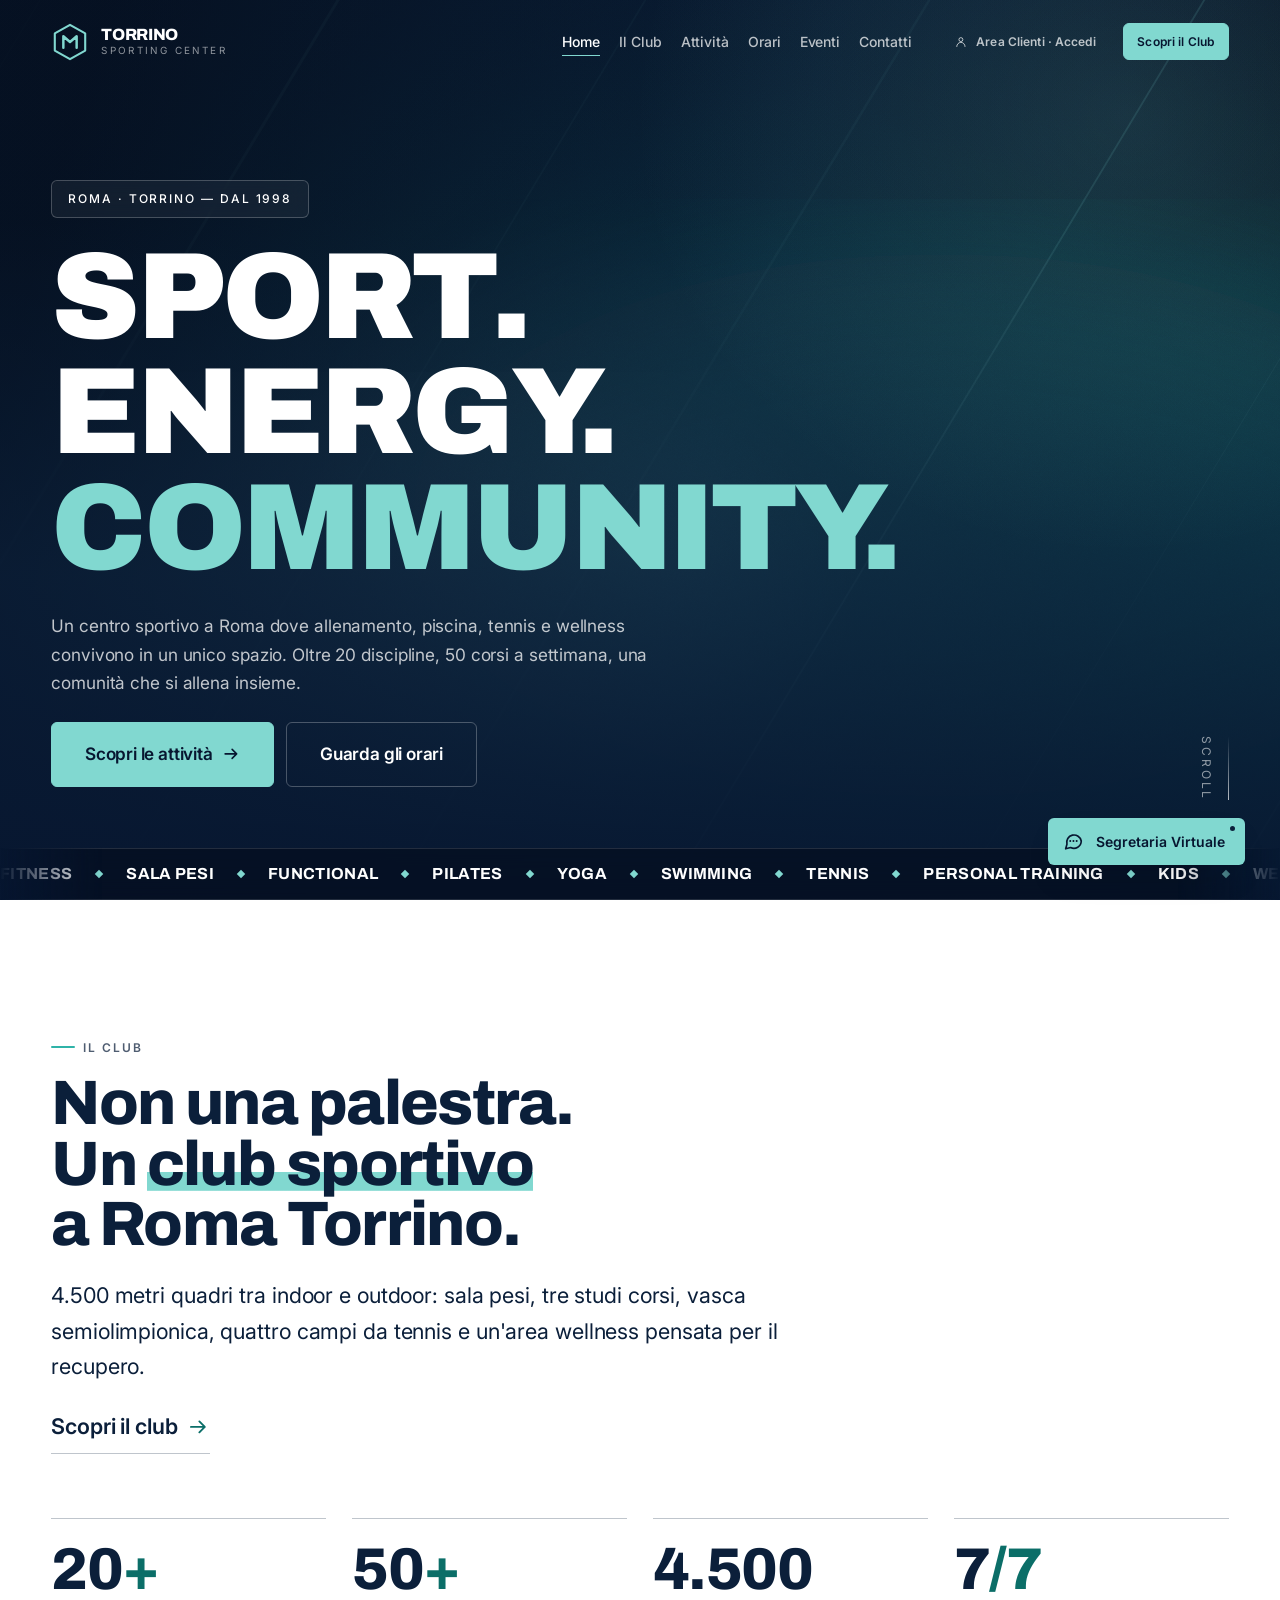
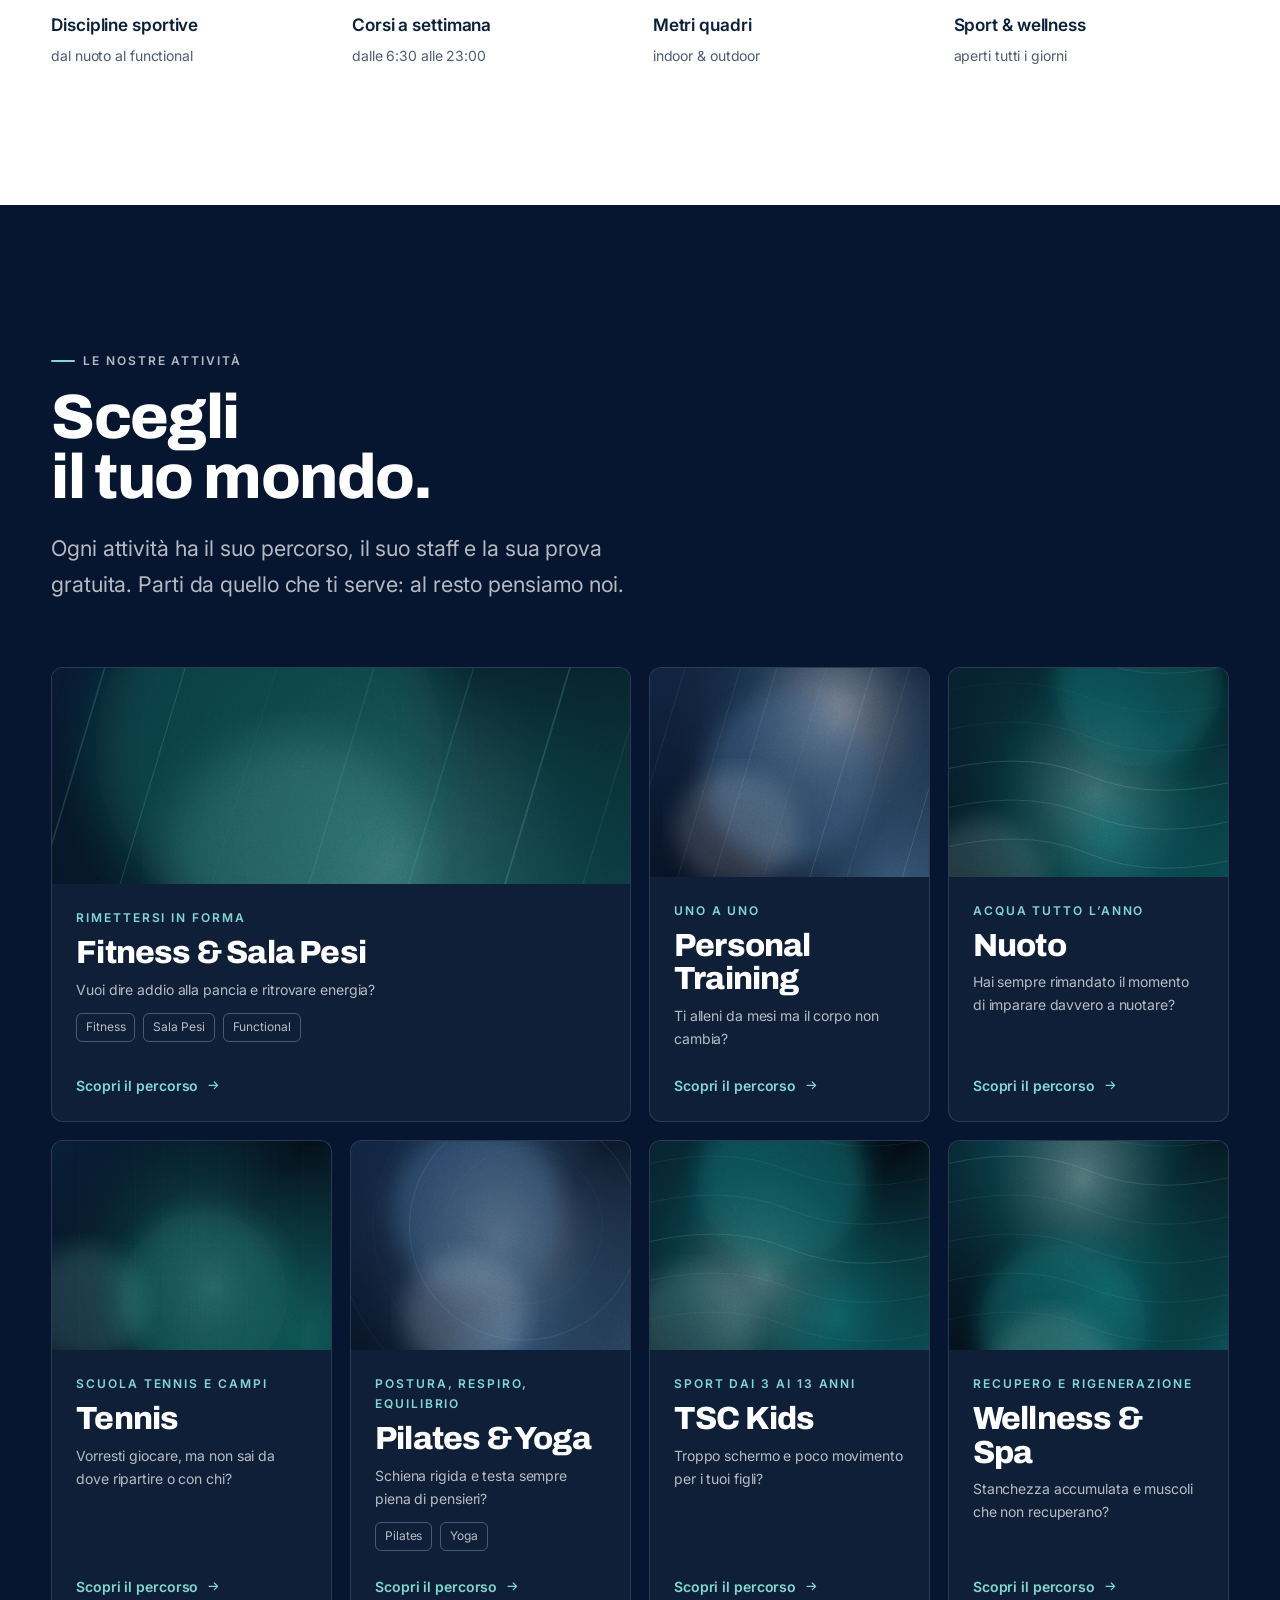
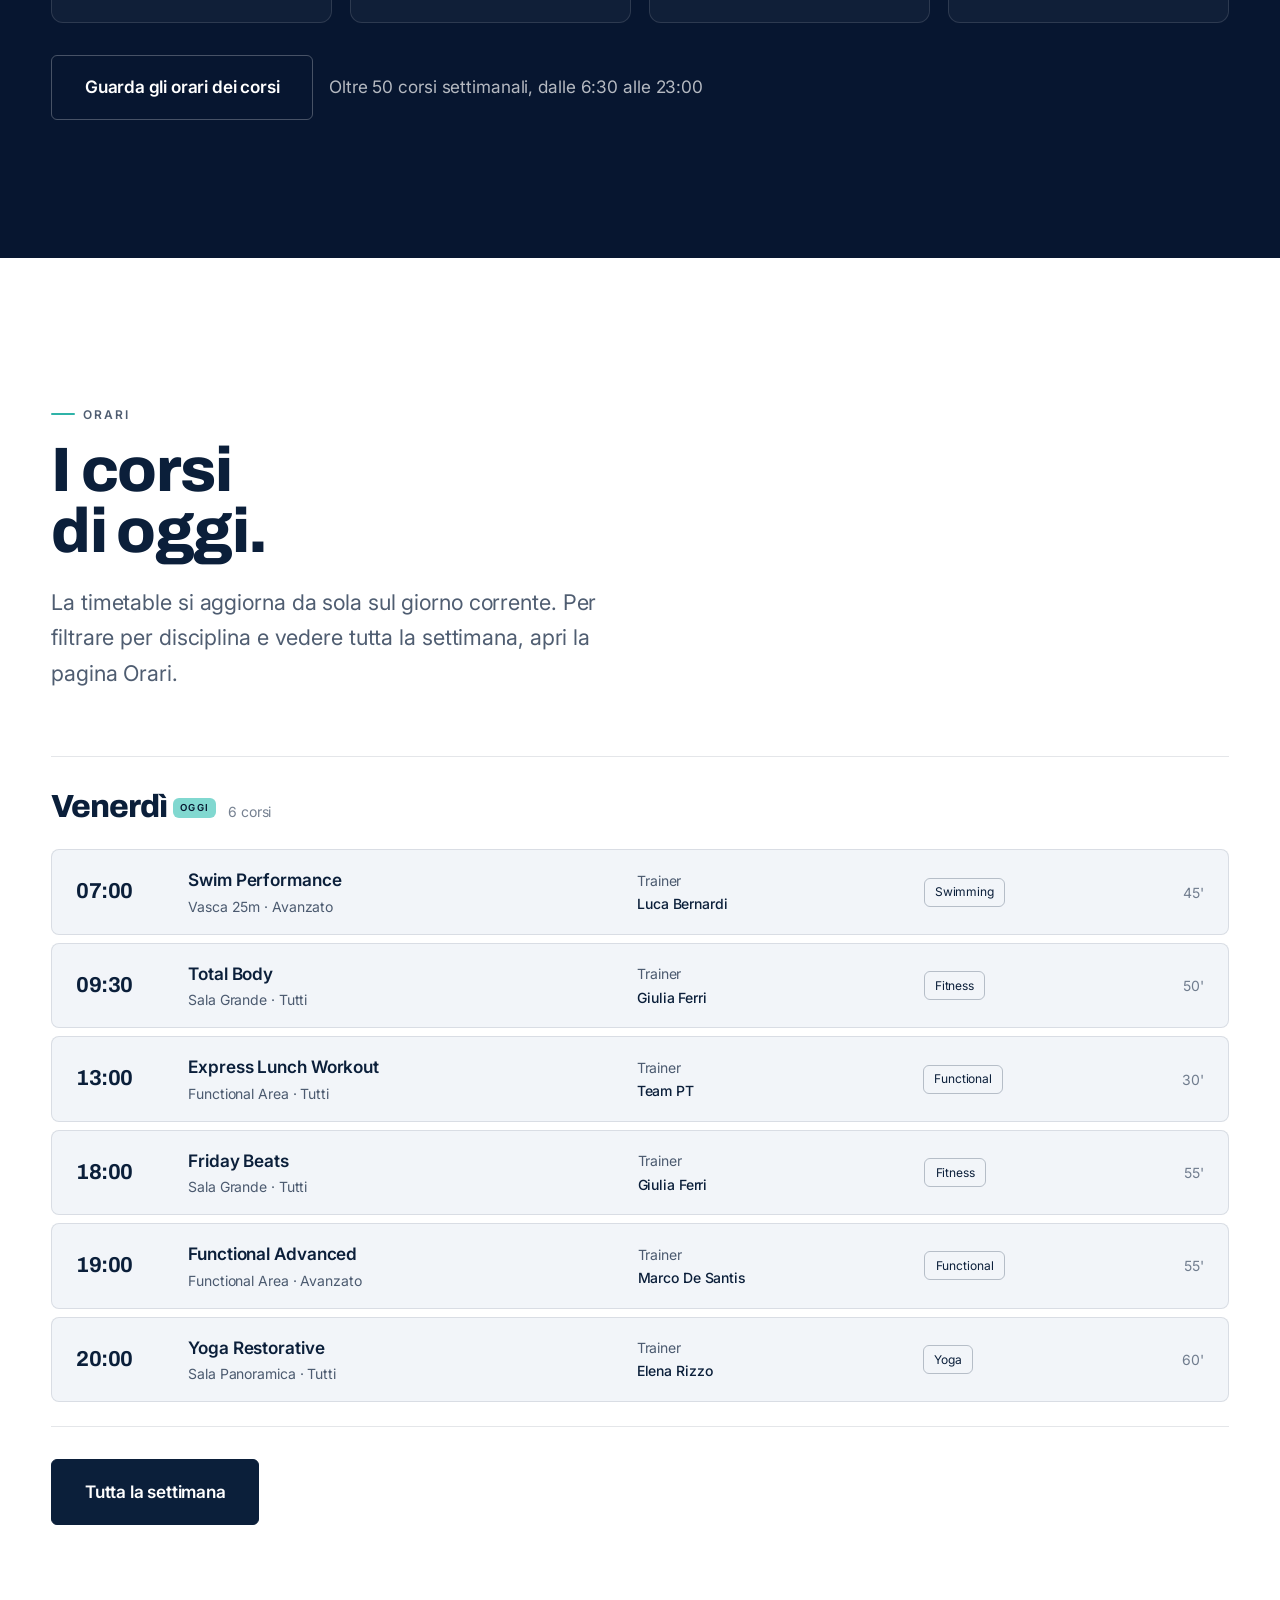
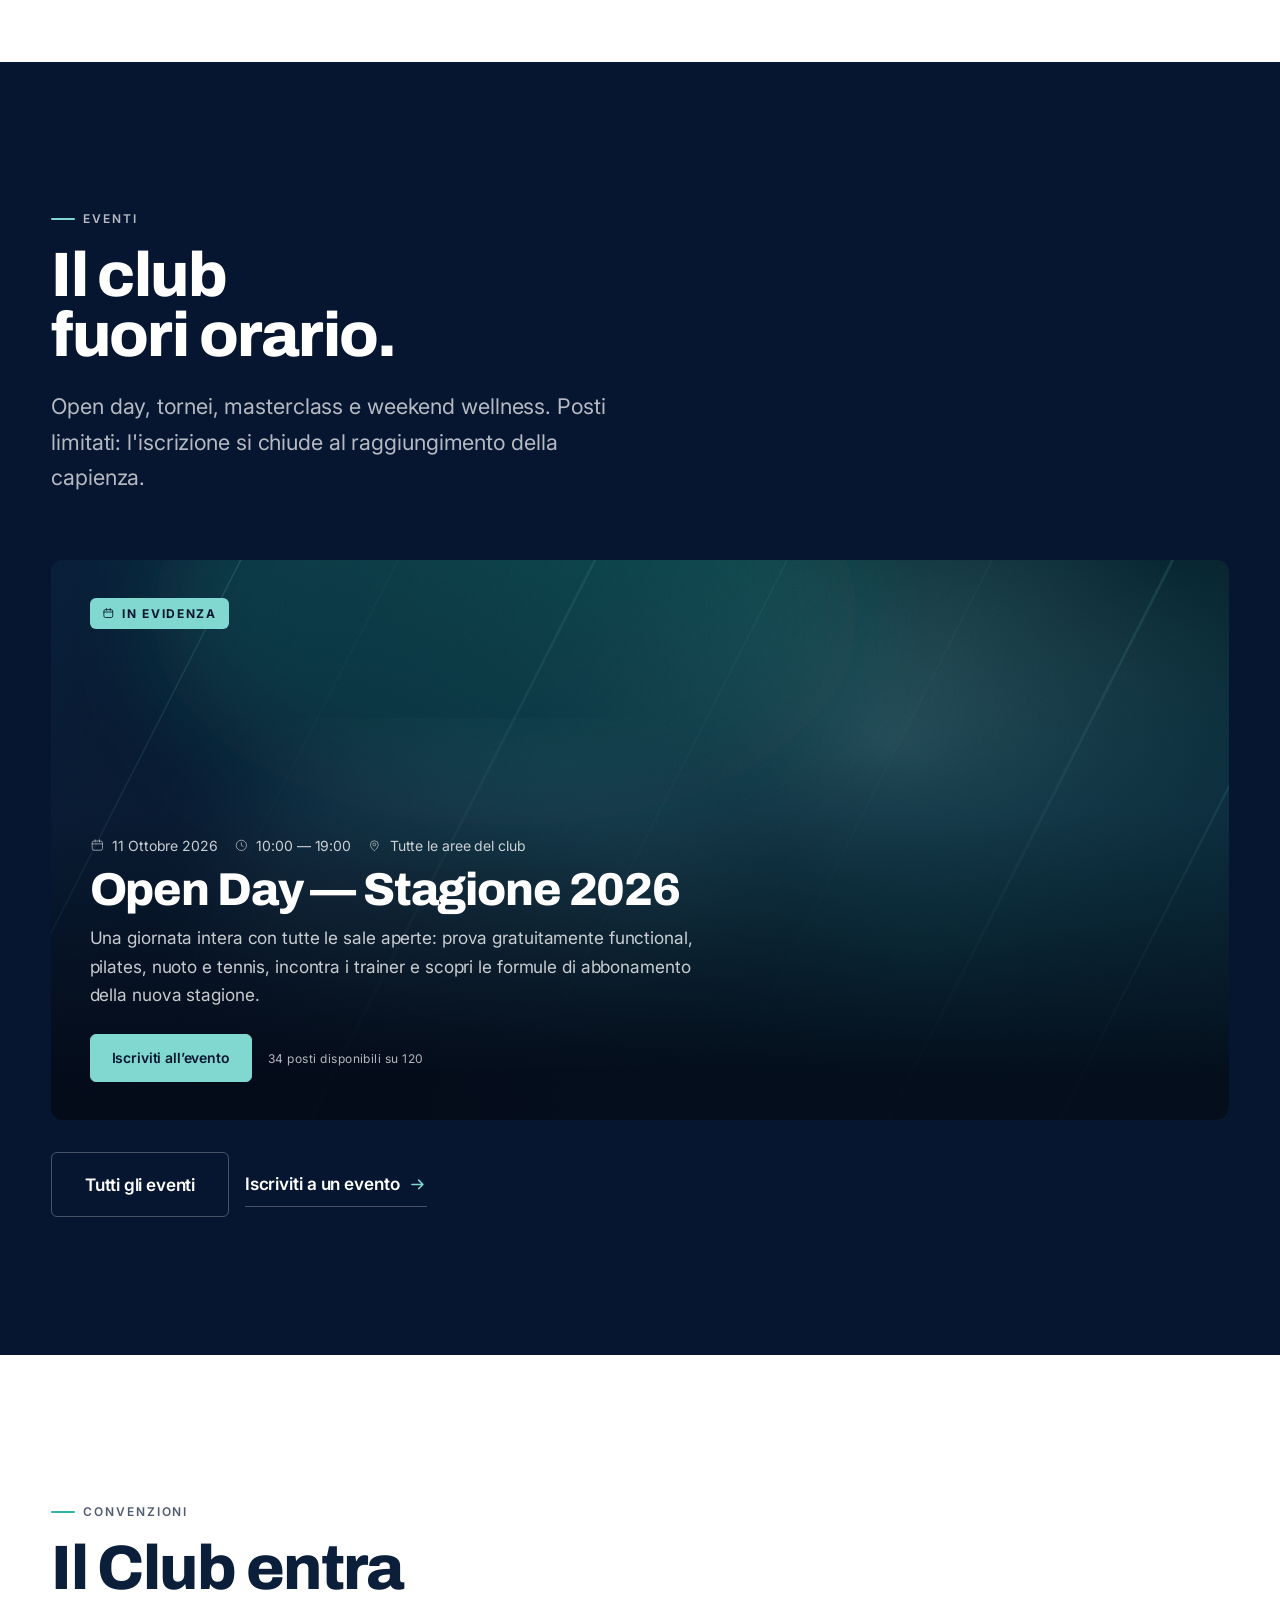
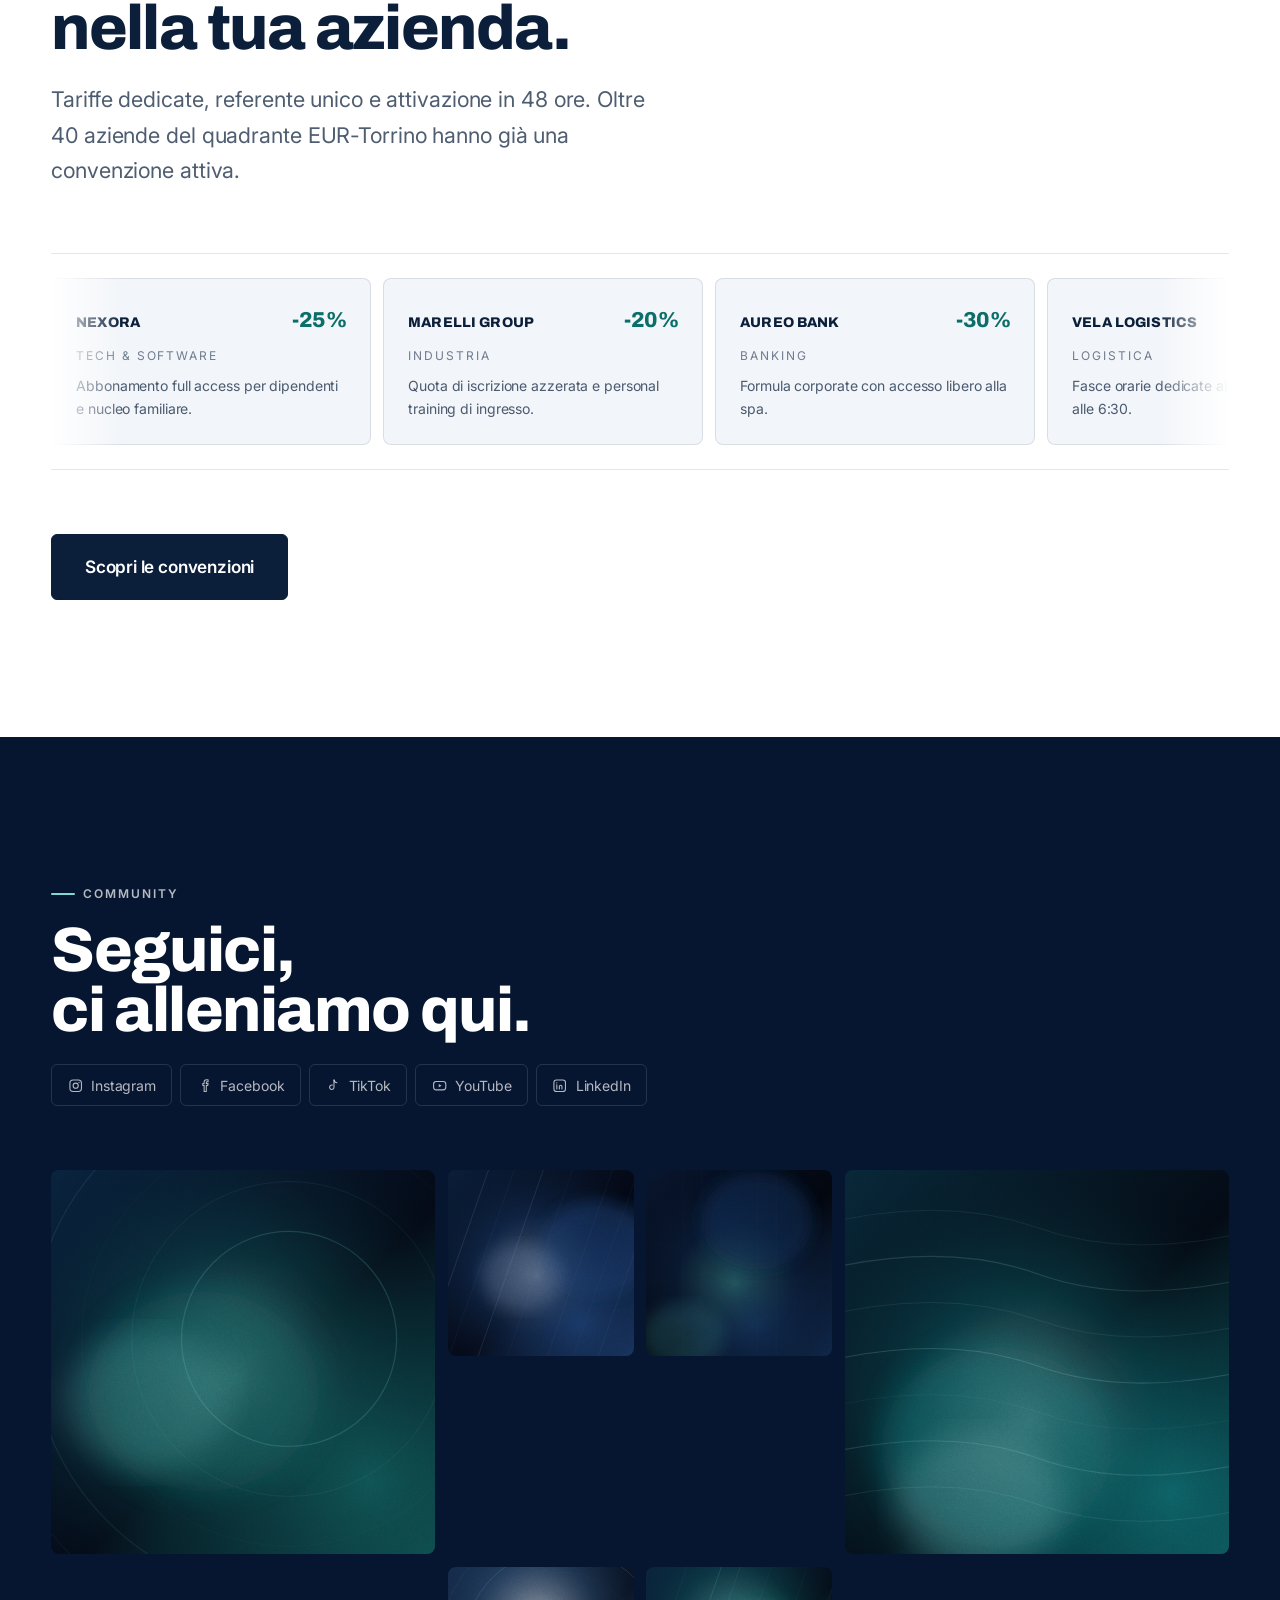
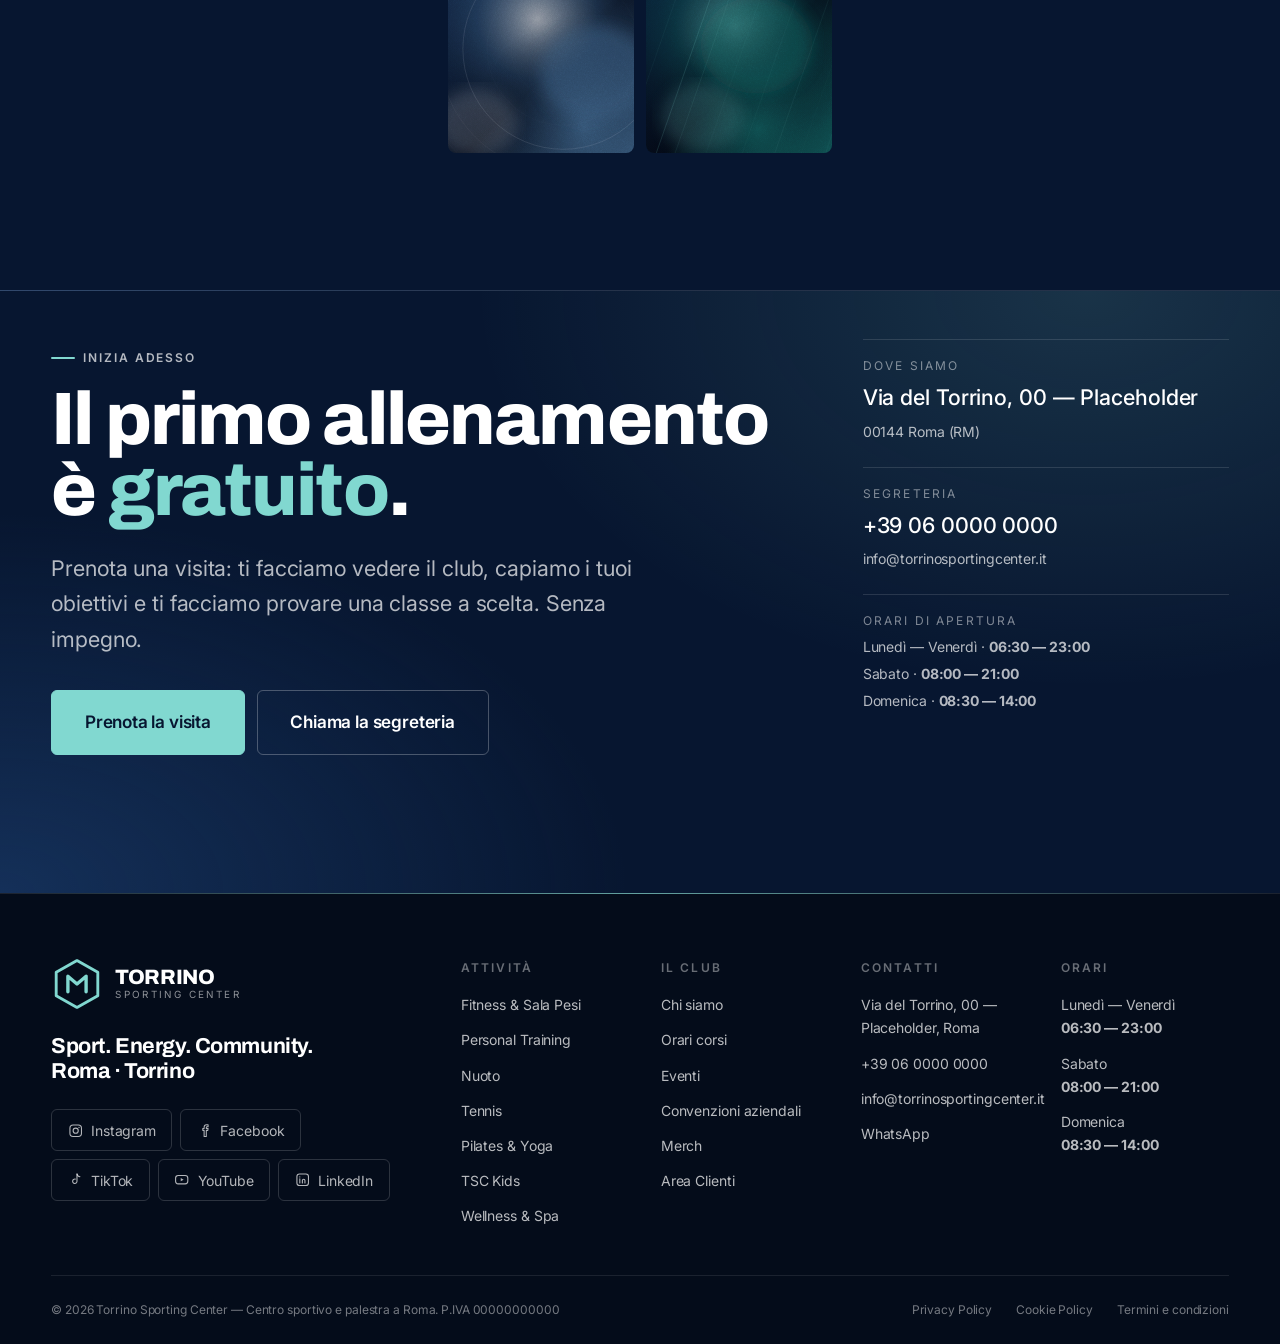
<file: index.html>
<!DOCTYPE html>
<html lang="it">
<head>
<meta charset="utf-8">
<meta name="viewport" content="width=device-width, initial-scale=1">

<!-- ===========================================================================
     SEO — KEYWORD PLACEHOLDER (pagina: HOME)
     ---------------------------------------------------------------------------
     Il sito è multipagina: ogni pagina punta a UNA keyword primaria.
     Home → [centro sportivo Roma]. Le altre pagine hanno la propria, indicata
     nel commento in testa a ciascun file.

       [centro sportivo Roma]  [circolo sportivo Roma]
       ([palestra Torrino] è la keyword di fitness.html: non ripeterla qui)

     Sostituire con le keyword concordate con il cliente. Niente keyword stuffing.
     ======================================================================== -->
<title>Torrino Sporting Center — Centro sportivo e palestra a Roma | Fitness, Piscina, Tennis</title>
<meta name="description" content="Centro sportivo premium a Roma Torrino: oltre 20 discipline, 50 corsi a settimana, piscina 25m, tennis, sala pesi e area wellness. Scopri orari, corsi ed eventi del club.">
<meta name="author" content="Torrino Sporting Center">
<meta name="robots" content="index, follow">
<meta name="theme-color" content="#071428">
<link rel="canonical" href="https://www.torrinosportingcenter.it/">

<meta property="og:type" content="website">
<meta property="og:locale" content="it_IT">
<meta property="og:site_name" content="Torrino Sporting Center">
<meta property="og:title" content="Torrino Sporting Center — Centro sportivo premium a Roma">
<meta property="og:description" content="Sport, energia e community. 20+ discipline, piscina, tennis e wellness nel cuore del Torrino, Roma.">
<meta property="og:url" content="https://www.torrinosportingcenter.it/">
<meta property="og:image" content="https://www.torrinosportingcenter.it/assets/images/hero-club.svg">
<meta name="twitter:card" content="summary_large_image">
<meta name="twitter:title" content="Torrino Sporting Center — Centro sportivo premium a Roma">
<meta name="twitter:description" content="Sport, energia e community. 20+ discipline, piscina, tennis e wellness a Roma Torrino.">
<meta name="twitter:image" content="https://www.torrinosportingcenter.it/assets/images/hero-club.svg">

<link rel="icon" href="assets/icons/logoTorrino.svg" type="image/svg+xml">
<link rel="apple-touch-icon" href="assets/icons/logoTorrino.svg">

<link rel="preconnect" href="https://fonts.googleapis.com">
<link rel="preconnect" href="https://fonts.gstatic.com" crossorigin>
<link rel="stylesheet" href="https://fonts.googleapis.com/css2?family=Archivo:wght@600;700;800;900&family=Inter:wght@300;400;500;600&display=swap">

<link rel="stylesheet" href="css/style.css">
</head>

<body>
<a class="skip-link" href="#main">Salta al contenuto principale</a>

<!-- Header, footer, chatbot e modale Area Clienti sono generati da js/layout.js -->
<div data-layout="header"></div>

<main id="main">

  <!-- =======================================================================
       HERO
       ==================================================================== -->
  <section class="hero" id="top">
    <div class="hero__media" data-parallax="0.18">
      <img src="assets/images/hero-club.svg" alt="Atleti in allenamento nelle aree indoor del Torrino Sporting Center a Roma" width="2400" height="1400" fetchpriority="high">
      <div class="hero__scrim" aria-hidden="true"></div>
    </div>

    <div class="shell hero__inner">
      <p class="hero__eyebrow reveal">Roma · Torrino — dal 1998</p>

      <h1 class="hero__title">
        <span class="line"><span class="line__in">Sport.</span></span>
        <span class="line"><span class="line__in">Energy.</span></span>
        <span class="line"><span class="line__in line__in--accent">Community.</span></span>
      </h1>

      <p class="hero__lead reveal" data-delay="380">
        Un centro sportivo a Roma dove allenamento, piscina, tennis e wellness convivono
        in un unico spazio. Oltre 20 discipline, 50 corsi a settimana, una comunità che si allena insieme.
      </p>

      <div class="hero__actions reveal" data-delay="480">
        <a class="btn btn--primary btn--lg" href="attivita.html">
          Scopri le attività
          <span class="btn__icon" aria-hidden="true"><svg viewBox="0 0 24 24" fill="none"><path d="M5 12h14m0 0-5.5-5.5M19 12l-5.5 5.5" stroke="currentColor" stroke-width="1.9" stroke-linecap="round" stroke-linejoin="round"/></svg></span>
        </a>
        <a class="btn btn--outline btn--lg" href="orari.html">Guarda gli orari</a>
      </div>

      <dl class="hero__facts reveal" data-delay="600">
        <div><dt>Apertura</dt><dd>06:30 — 23:00</dd></div>
        <div><dt>Superficie</dt><dd>4.500 m²</dd></div>
        <div><dt>Discipline</dt><dd>20+</dd></div>
      </dl>
    </div>

    <a class="hero__scroll" href="#club" aria-label="Scorri alla sezione Il Club">
      <span class="hero__scroll-line" aria-hidden="true"></span>
      Scroll
    </a>

    <div class="ticker" aria-hidden="true">
      <div class="ticker__track">
        <span>Fitness</span><i>✦</i><span>Sala Pesi</span><i>✦</i><span>Functional</span><i>✦</i><span>Pilates</span><i>✦</i><span>Yoga</span><i>✦</i><span>Swimming</span><i>✦</i><span>Tennis</span><i>✦</i><span>Personal Training</span><i>✦</i><span>Kids</span><i>✦</i><span>Wellness</span><i>✦</i>
        <span>Fitness</span><i>✦</i><span>Sala Pesi</span><i>✦</i><span>Functional</span><i>✦</i><span>Pilates</span><i>✦</i><span>Yoga</span><i>✦</i><span>Swimming</span><i>✦</i><span>Tennis</span><i>✦</i><span>Personal Training</span><i>✦</i><span>Kids</span><i>✦</i><span>Wellness</span><i>✦</i>
      </div>
    </div>
  </section>

  <!-- =======================================================================
       IL CLUB — teaser, approfondimento su il-club.html
       ==================================================================== -->
  <section class="club section section--light" id="club">
    <div class="shell">
      <div class="club__head">
        <p class="eyebrow reveal">Il Club</p>
        <h2 class="display club__title reveal" data-delay="60">
          Non una palestra.<br>
          Un <span class="u-mark">club sportivo</span><br>
          a Roma Torrino.
        </h2>
        <div class="club__intro reveal" data-delay="140">
          <p>
            4.500 metri quadri tra indoor e outdoor: sala pesi, tre studi corsi, vasca semiolimpionica,
            quattro campi da tennis e un'area wellness pensata per il recupero.
          </p>
          <a class="link-arrow" href="il-club.html">Scopri il club
            <svg viewBox="0 0 24 24" fill="none" aria-hidden="true"><path d="M5 12h14m0 0-5.5-5.5M19 12l-5.5 5.5" stroke="currentColor" stroke-width="1.9" stroke-linecap="round" stroke-linejoin="round"/></svg>
          </a>
        </div>
      </div>

      <ul class="stats" id="stats" aria-label="I numeri del club"></ul>
    </div>
  </section>

  <!-- =======================================================================
       SCEGLI IL TUO MONDO — una scheda per pagina verticale (TSC.verticals).
       È il ponte fra la vetrina del club e i percorsi dedicati: ogni scheda
       parte da un bisogno e porta alla pagina dell'attività.
       ==================================================================== -->
  <section class="activities section" id="attivita">
    <div class="shell">
      <div class="section__head">
        <div>
          <p class="eyebrow reveal">Le nostre attività</p>
          <h2 class="display reveal" data-delay="60">Scegli<br>il tuo mondo.</h2>
        </div>
        <p class="section__note reveal" data-delay="120">
          Ogni attività ha il suo percorso, il suo staff e la sua prova gratuita.
          Parti da quello che ti serve: al resto pensiamo noi.
        </p>
      </div>

      <div class="world-grid" id="world-grid"></div>

      <div class="section__cta reveal">
        <a class="btn btn--outline btn--lg" href="orari.html">Guarda gli orari dei corsi</a>
        <span class="u-muted">Oltre 50 corsi settimanali, dalle 6:30 alle 23:00</span>
      </div>
    </div>
  </section>

  <!-- =======================================================================
       ORARI — solo la giornata di oggi, settimana completa su orari.html
       ==================================================================== -->
  <section class="schedule section section--light" id="orari">
    <div class="shell">
      <div class="section__head">
        <div>
          <p class="eyebrow reveal">Orari</p>
          <h2 class="display reveal" data-delay="60">I corsi<br>di oggi.</h2>
        </div>
        <p class="section__note reveal" data-delay="120">
          La timetable si aggiorna da sola sul giorno corrente. Per filtrare per
          disciplina e vedere tutta la settimana, apri la pagina Orari.
        </p>
      </div>

      <!-- Senza barre di filtro il modulo rende la sola giornata di oggi -->
      <div class="schedule__board" id="schedule-board" aria-live="polite"></div>

      <div class="section__cta reveal">
        <a class="btn btn--primary btn--lg" href="orari.html">Tutta la settimana</a>
      </div>
    </div>
  </section>

  <!-- =======================================================================
       EVENTI — solo l'evento in evidenza
       ==================================================================== -->
  <section class="events section" id="eventi">
    <div class="shell">
      <div class="section__head">
        <div>
          <p class="eyebrow reveal">Eventi</p>
          <h2 class="display reveal" data-delay="60">Il club<br>fuori orario.</h2>
        </div>
        <p class="section__note reveal" data-delay="120">
          Open day, tornei, masterclass e weekend wellness. Posti limitati:
          l'iscrizione si chiude al raggiungimento della capienza.
        </p>
      </div>

      <article class="event-featured reveal" id="event-featured"></article>

      <div class="section__cta reveal">
        <a class="btn btn--outline btn--lg" href="eventi.html">Tutti gli eventi</a>
        <a class="link-arrow" href="eventi.html#iscrizione">Iscriviti a un evento
          <svg viewBox="0 0 24 24" fill="none" aria-hidden="true"><path d="M5 12h14m0 0-5.5-5.5M19 12l-5.5 5.5" stroke="currentColor" stroke-width="1.9" stroke-linecap="round" stroke-linejoin="round"/></svg>
        </a>
      </div>
    </div>
  </section>

  <!-- =======================================================================
       CONVENZIONI — striscia partner, dettaglio su convenzioni.html
       ==================================================================== -->
  <section class="corporate section section--light" id="convenzioni">
    <div class="shell">
      <div class="section__head">
        <div>
          <p class="eyebrow reveal">Convenzioni</p>
          <h2 class="display reveal" data-delay="60">Il Club entra<br>nella tua azienda.</h2>
        </div>
        <p class="section__note reveal" data-delay="120">
          Tariffe dedicate, referente unico e attivazione in 48 ore. Oltre 40 aziende
          del quadrante EUR-Torrino hanno già una convenzione attiva.
        </p>
      </div>

      <div class="partners reveal" aria-label="Aziende convenzionate">
        <div class="partners__viewport" id="partners-viewport">
          <ul class="partners__track" id="partners-track"></ul>
        </div>
      </div>

      <div class="section__cta reveal">
        <a class="btn btn--primary btn--lg" href="convenzioni.html">Scopri le convenzioni</a>
      </div>
    </div>
  </section>

  <!-- =======================================================================
       SOCIAL
       ==================================================================== -->
  <section class="social section" id="social">
    <div class="shell">
      <div class="section__head">
        <div>
          <p class="eyebrow reveal">Community</p>
          <h2 class="display reveal" data-delay="60">Seguici,<br>ci alleniamo qui.</h2>
        </div>
        <ul class="social__links reveal" id="social-links" data-delay="120"></ul>
      </div>

      <div class="feed" id="feed"></div>
    </div>
  </section>

  <!-- CTA finale + contatti (generata da js/layout.js) -->
  <div data-layout="cta"></div>
</main>

<div data-layout="footer"></div>

<!-- =========================================================================
     SCHEMA.ORG — entità principale del sito (solo in home)
     Aggiornare i valori insieme a quelli in js/data.js (devono coincidere).
     ====================================================================== -->
<script type="application/ld+json">
{
  "@context": "https://schema.org",
  "@graph": [
    {
      "@type": ["SportsActivityLocation", "HealthClub", "Organization"],
      "@id": "https://www.torrinosportingcenter.it/#club",
      "name": "Torrino Sporting Center",
      "description": "Centro sportivo premium a Roma Torrino: fitness, sala pesi, functional, pilates, yoga, piscina 25m, tennis, kids e area wellness.",
      "url": "https://www.torrinosportingcenter.it/",
      "logo": "https://www.torrinosportingcenter.it/assets/icons/logoTorrino.svg",
      "image": "https://www.torrinosportingcenter.it/assets/images/hero-club.svg",
      "telephone": "+39 06 0000 0000",
      "email": "info@torrinosportingcenter.it",
      "priceRange": "€€",
      "address": {
        "@type": "PostalAddress",
        "streetAddress": "Via del Torrino, 00",
        "addressLocality": "Roma",
        "postalCode": "00144",
        "addressRegion": "RM",
        "addressCountry": "IT"
      },
      "geo": { "@type": "GeoCoordinates", "latitude": "41.7900", "longitude": "12.4600" },
      "areaServed": ["Roma", "Torrino", "EUR", "Mostacciano"],
      "sameAs": [
        "https://instagram.com/",
        "https://facebook.com/",
        "https://tiktok.com/",
        "https://youtube.com/"
      ],
      "openingHoursSpecification": [
        { "@type": "OpeningHoursSpecification", "dayOfWeek": ["Monday","Tuesday","Wednesday","Thursday","Friday"], "opens": "06:30", "closes": "23:00" },
        { "@type": "OpeningHoursSpecification", "dayOfWeek": "Saturday", "opens": "08:00", "closes": "21:00" },
        { "@type": "OpeningHoursSpecification", "dayOfWeek": "Sunday", "opens": "08:30", "closes": "14:00" }
      ],
      "amenityFeature": [
        { "@type": "LocationFeatureSpecification", "name": "Piscina semiolimpionica 25m", "value": true },
        { "@type": "LocationFeatureSpecification", "name": "Campi da tennis", "value": true },
        { "@type": "LocationFeatureSpecification", "name": "Sala pesi", "value": true },
        { "@type": "LocationFeatureSpecification", "name": "Area wellness e spa", "value": true },
        { "@type": "LocationFeatureSpecification", "name": "Parcheggio gratuito", "value": true }
      ]
    },
    {
      "@type": "WebSite",
      "@id": "https://www.torrinosportingcenter.it/#website",
      "url": "https://www.torrinosportingcenter.it/",
      "name": "Torrino Sporting Center",
      "inLanguage": "it-IT",
      "publisher": { "@id": "https://www.torrinosportingcenter.it/#club" }
    },
    {
      "@type": "FAQPage",
      "@id": "https://www.torrinosportingcenter.it/#faq",
      "mainEntity": [
        {
          "@type": "Question",
          "name": "Quali sono gli orari del centro sportivo?",
          "acceptedAnswer": { "@type": "Answer", "text": "Il club è aperto dal lunedì al venerdì dalle 06:30 alle 23:00, il sabato dalle 08:00 alle 21:00 e la domenica dalle 08:30 alle 14:00." }
        },
        {
          "@type": "Question",
          "name": "Quali attività sono disponibili?",
          "acceptedAnswer": { "@type": "Answer", "text": "Oltre 20 discipline: fitness, sala pesi, functional, pilates, yoga, nuoto, tennis, personal training, corsi kids e area wellness." }
        },
        {
          "@type": "Question",
          "name": "Come posso iscrivermi al club?",
          "acceptedAnswer": { "@type": "Answer", "text": "Prenota una visita gratuita dalla pagina Contatti e completa l'iscrizione in segreteria con documento e certificato medico sportivo." }
        },
        {
          "@type": "Question",
          "name": "Il centro sportivo ha un parcheggio?",
          "acceptedAnswer": { "@type": "Answer", "text": "Sì, il club dispone di parcheggio interno gratuito riservato ai soci e di un'area coperta per le due ruote." }
        },
        {
          "@type": "Question",
          "name": "Esistono convenzioni per le aziende?",
          "acceptedAnswer": { "@type": "Answer", "text": "Sì, il club offre convenzioni corporate con sconti dal 15% al 30%, referente dedicato e attivazione in 48 ore." }
        }
      ]
    }
  ]
}
</script>

<script src="js/data.js"></script>
<script src="js/layout.js"></script>
<script src="js/script.js"></script>
</body>
</html>
</file>
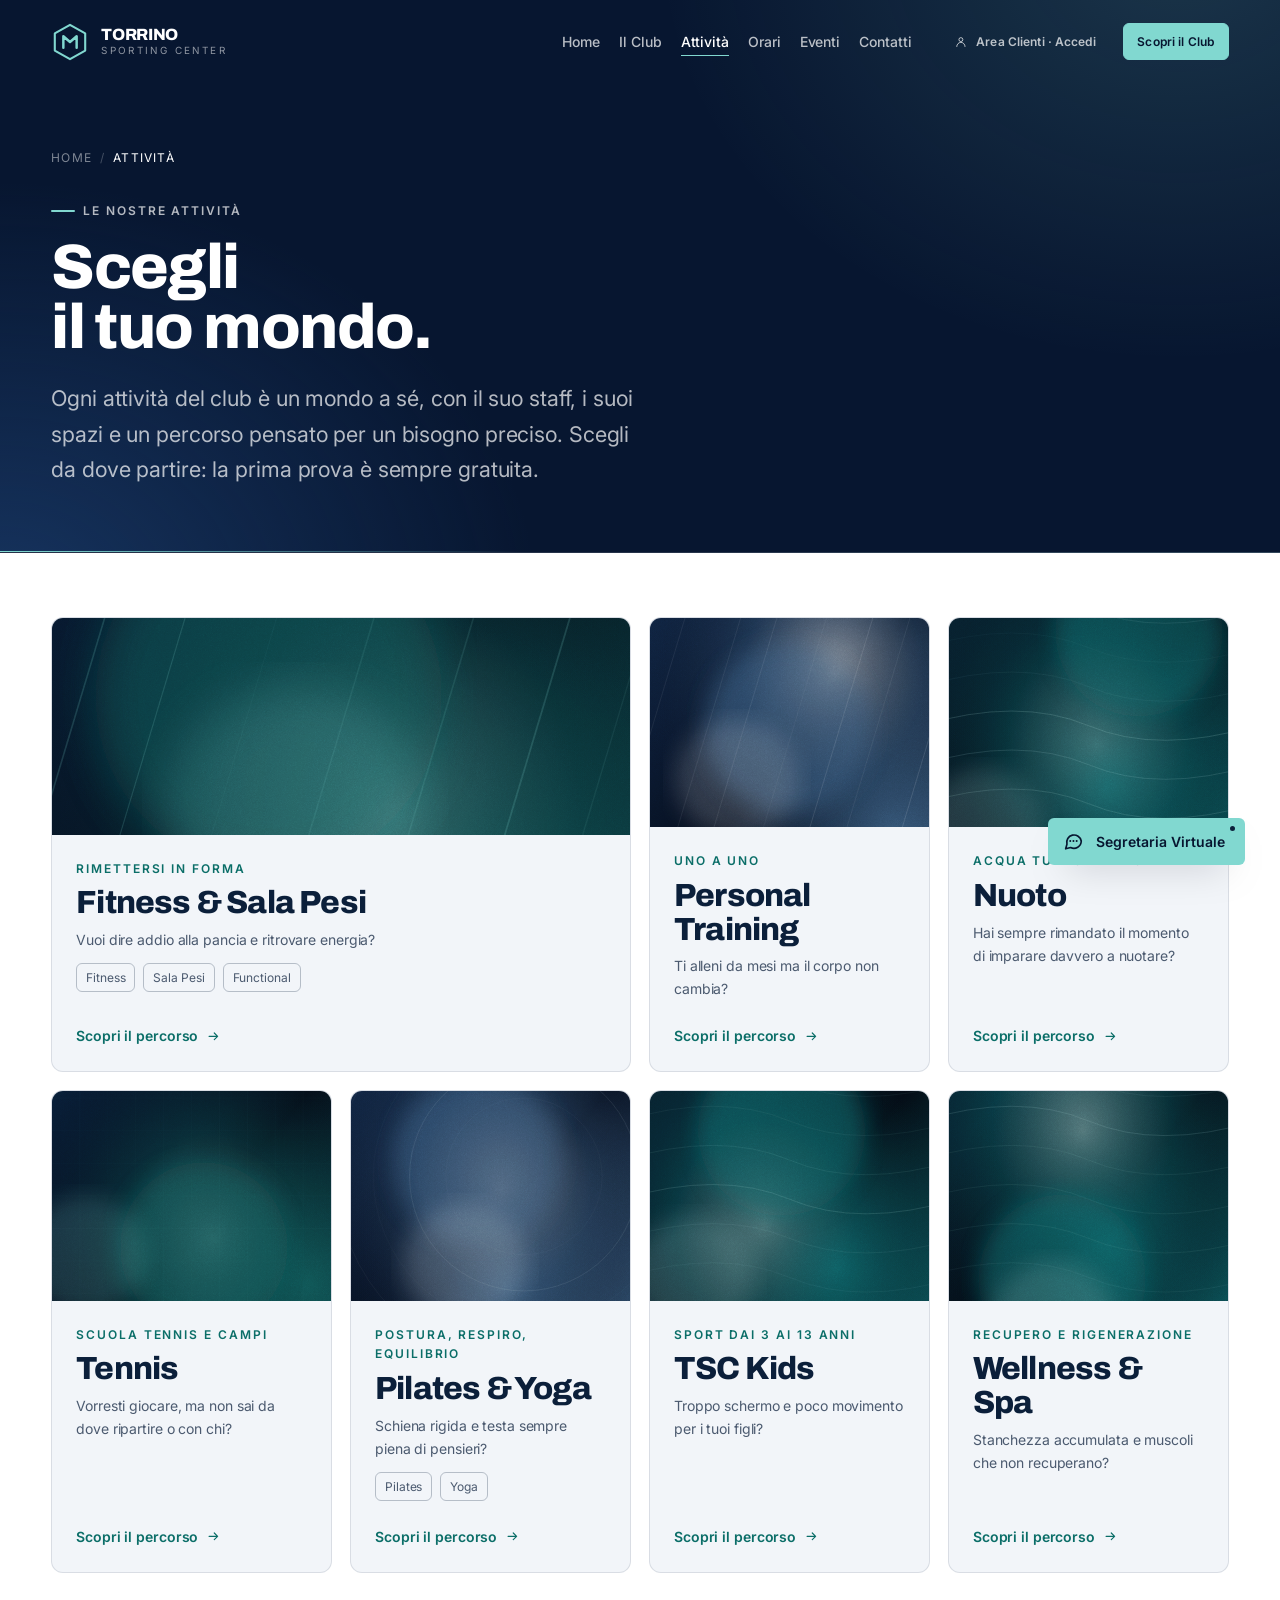
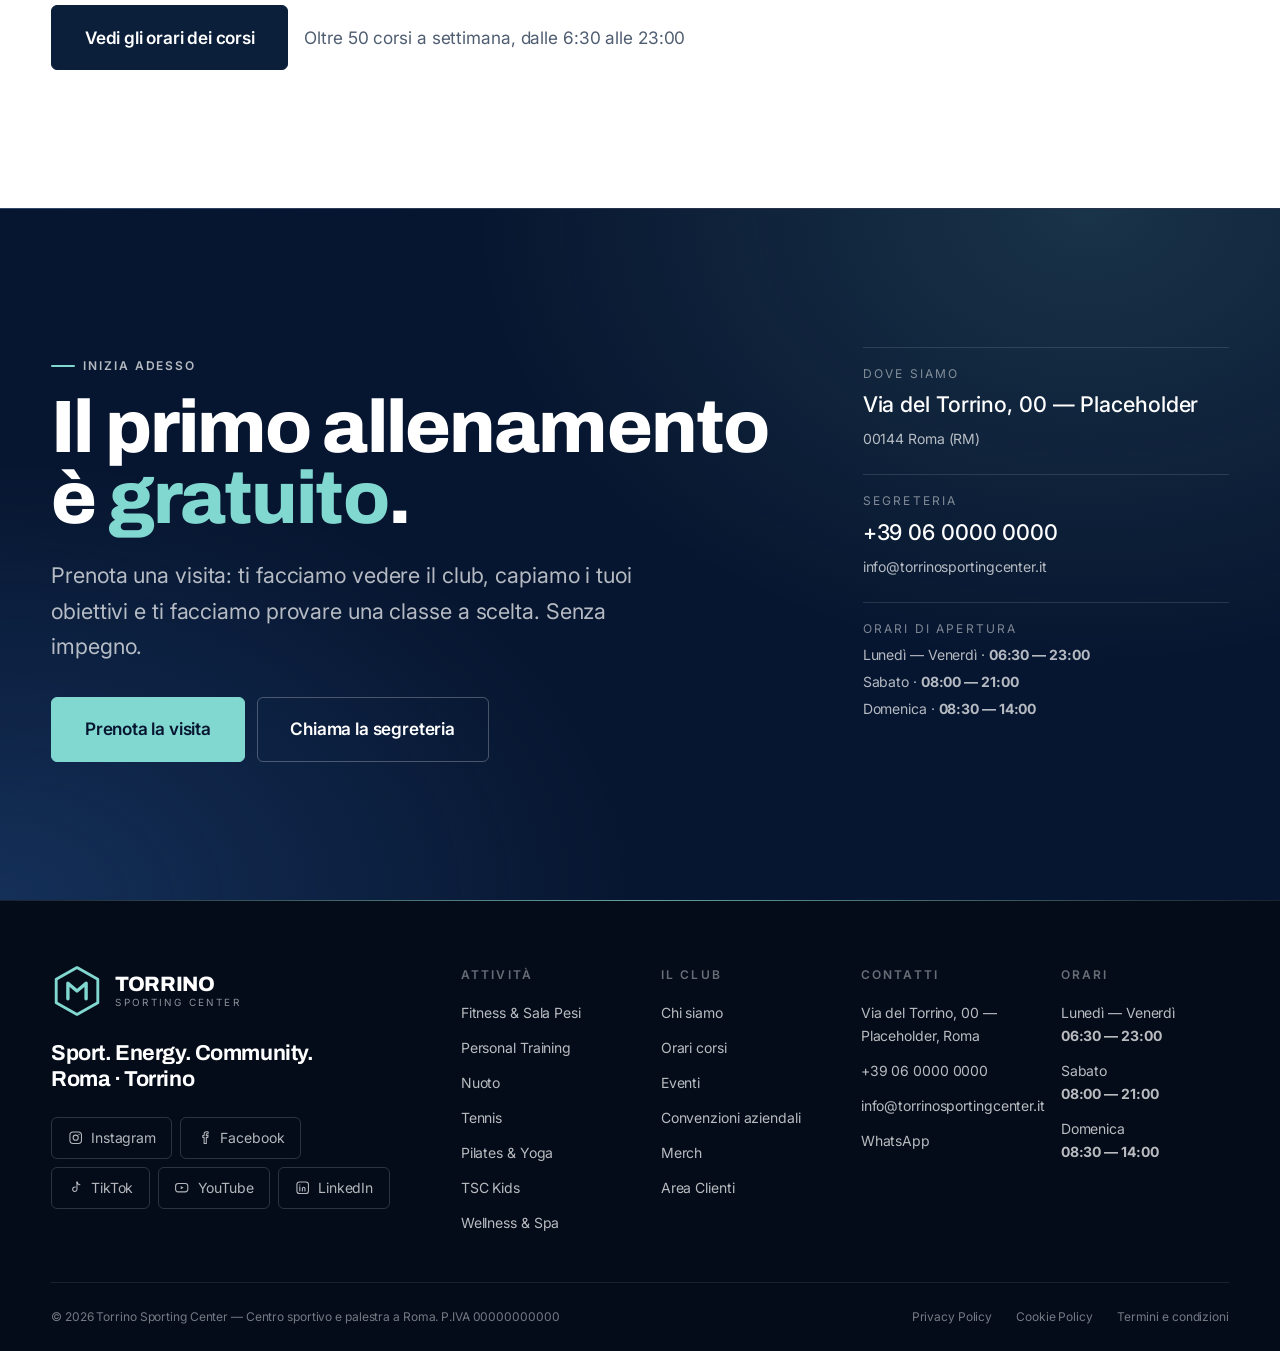
<file: attivita.html>
<!DOCTYPE html>
<html lang="it">
<head>
<meta charset="utf-8">
<meta name="viewport" content="width=device-width, initial-scale=1">

<!-- SEO — keyword primaria di questa pagina: [attività sportive Roma Torrino] -->
<title>Attività sportive a Roma Torrino — Fitness, Nuoto, Tennis, Pilates | Torrino Sporting Center</title>
<meta name="description" content="Tutte le attività del Torrino Sporting Center: fitness e sala pesi, personal training, nuoto, tennis, pilates e yoga, corsi kids e wellness. Scegli il tuo percorso e prenota la prova gratuita.">
<meta name="robots" content="index, follow">
<meta name="theme-color" content="#071428">
<link rel="canonical" href="https://www.torrinosportingcenter.it/attivita.html">

<meta property="og:type" content="website">
<meta property="og:locale" content="it_IT">
<meta property="og:site_name" content="Torrino Sporting Center">
<meta property="og:title" content="Attività — Torrino Sporting Center">
<meta property="og:description" content="Fitness, personal training, nuoto, tennis, pilates e yoga, kids e wellness: scegli il tuo mondo e prova gratis.">
<meta property="og:url" content="https://www.torrinosportingcenter.it/attivita.html">
<meta property="og:image" content="https://www.torrinosportingcenter.it/assets/images/activity-fitness.svg">

<link rel="icon" href="assets/icons/logoTorrino.svg" type="image/svg+xml">
<link rel="preconnect" href="https://fonts.googleapis.com">
<link rel="preconnect" href="https://fonts.gstatic.com" crossorigin>
<link rel="stylesheet" href="https://fonts.googleapis.com/css2?family=Archivo:wght@600;700;800;900&family=Inter:wght@300;400;500;600&display=swap">
<link rel="stylesheet" href="css/style.css">
</head>

<body>
<a class="skip-link" href="#main">Salta al contenuto principale</a>
<div data-layout="header"></div>

<main id="main">
  <section class="page-hero">
    <div class="shell">
      <nav class="crumbs" aria-label="Percorso di navigazione">
        <a href="index.html">Home</a><span aria-hidden="true">/</span><span aria-current="page">Attività</span>
      </nav>
      <div class="page-hero__inner">
        <div>
          <p class="eyebrow">Le nostre attività</p>
          <h1>Scegli<br>il tuo mondo.</h1>
        </div>
        <p class="page-hero__lead">
          Ogni attività del club è un mondo a sé, con il suo staff, i suoi spazi e un
          percorso pensato per un bisogno preciso. Scegli da dove partire: la prima
          prova è sempre gratuita.
        </p>
      </div>
    </div>
  </section>

  <!-- Hub delle pagine verticali: schede generate da TSC.verticals -->
  <section class="activities section section--light">
    <div class="shell">
      <div class="world-grid" id="world-grid"></div>

      <div class="section__cta reveal">
        <a class="btn btn--primary btn--lg" href="orari.html">Vedi gli orari dei corsi</a>
        <span class="u-muted">Oltre 50 corsi a settimana, dalle 6:30 alle 23:00</span>
      </div>
    </div>
  </section>

  <div data-layout="cta"></div>
</main>

<div data-layout="footer"></div>

<script type="application/ld+json">
{
  "@context": "https://schema.org",
  "@type": "BreadcrumbList",
  "itemListElement": [
    { "@type": "ListItem", "position": 1, "name": "Home", "item": "https://www.torrinosportingcenter.it/" },
    { "@type": "ListItem", "position": 2, "name": "Attività", "item": "https://www.torrinosportingcenter.it/attivita.html" }
  ]
}
</script>

<script src="js/data.js"></script>
<script src="js/layout.js"></script>
<script src="js/script.js"></script>
</body>
</html>
</file>
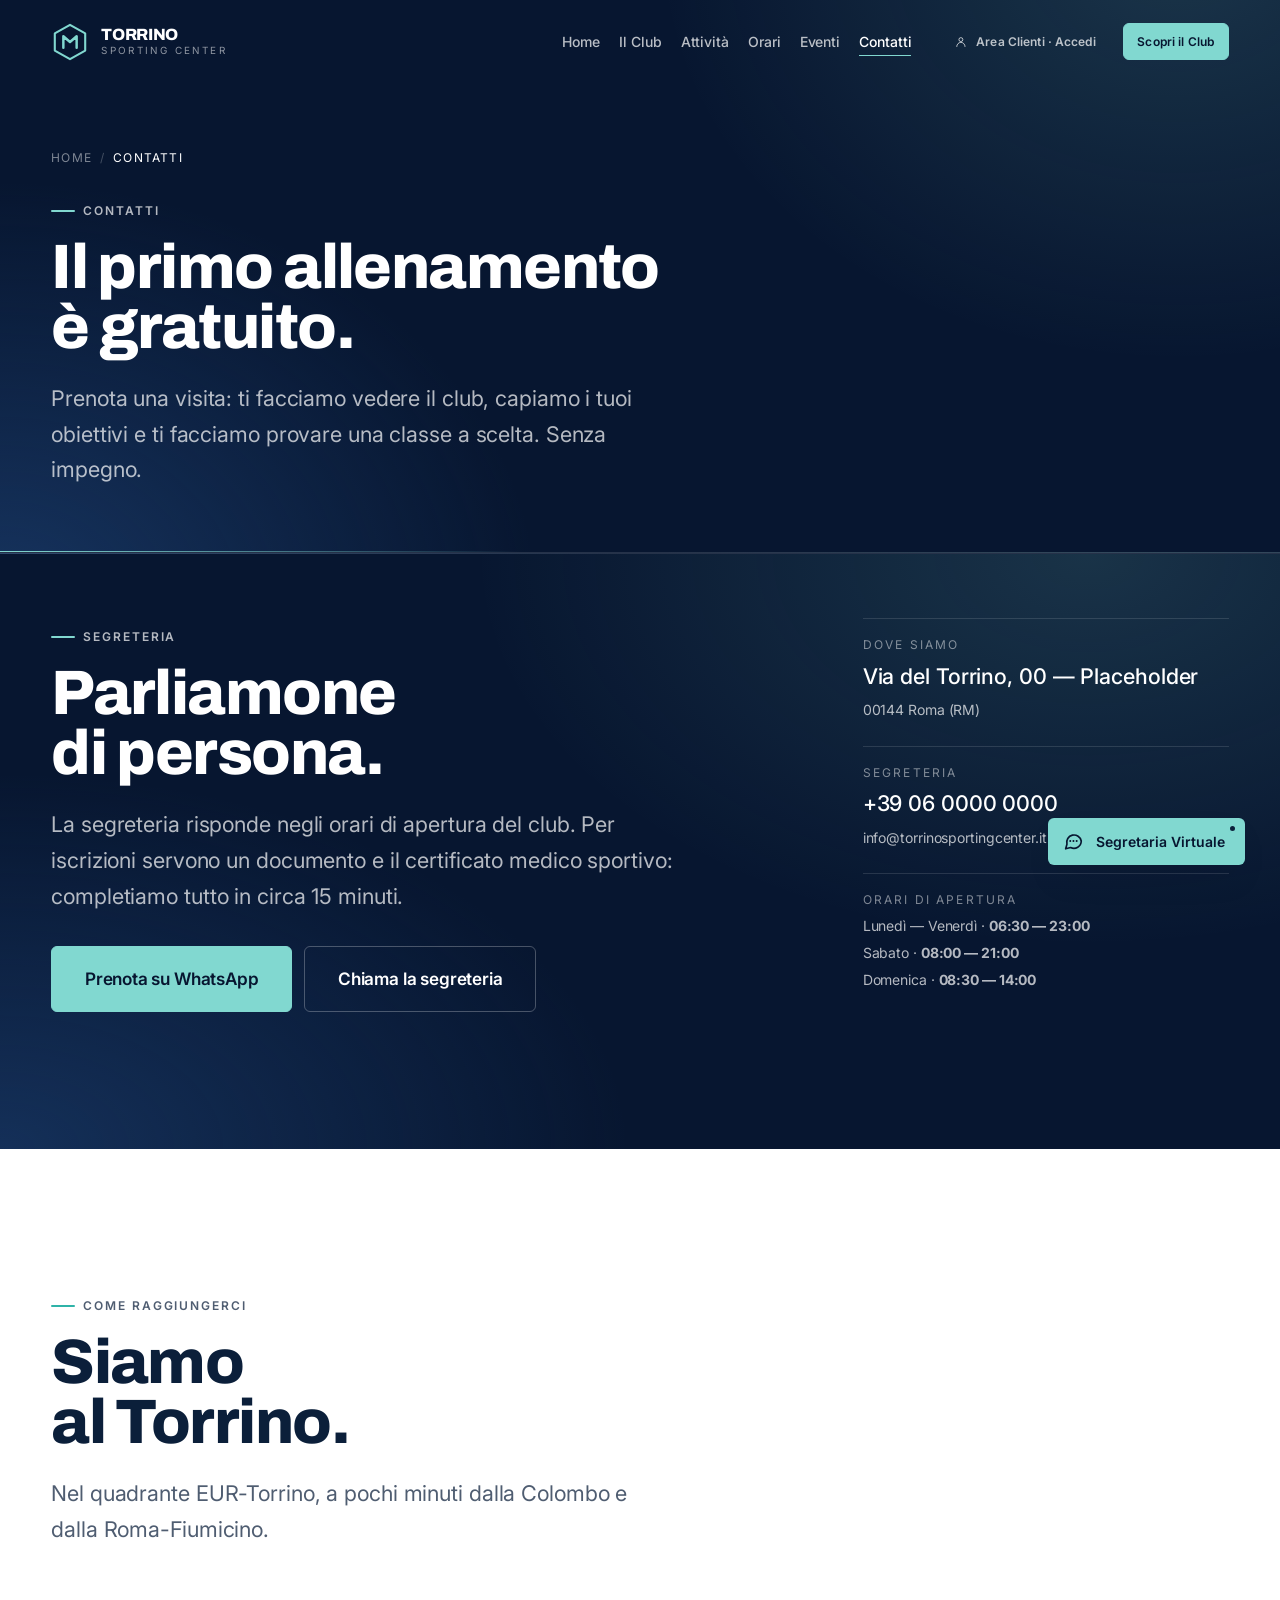
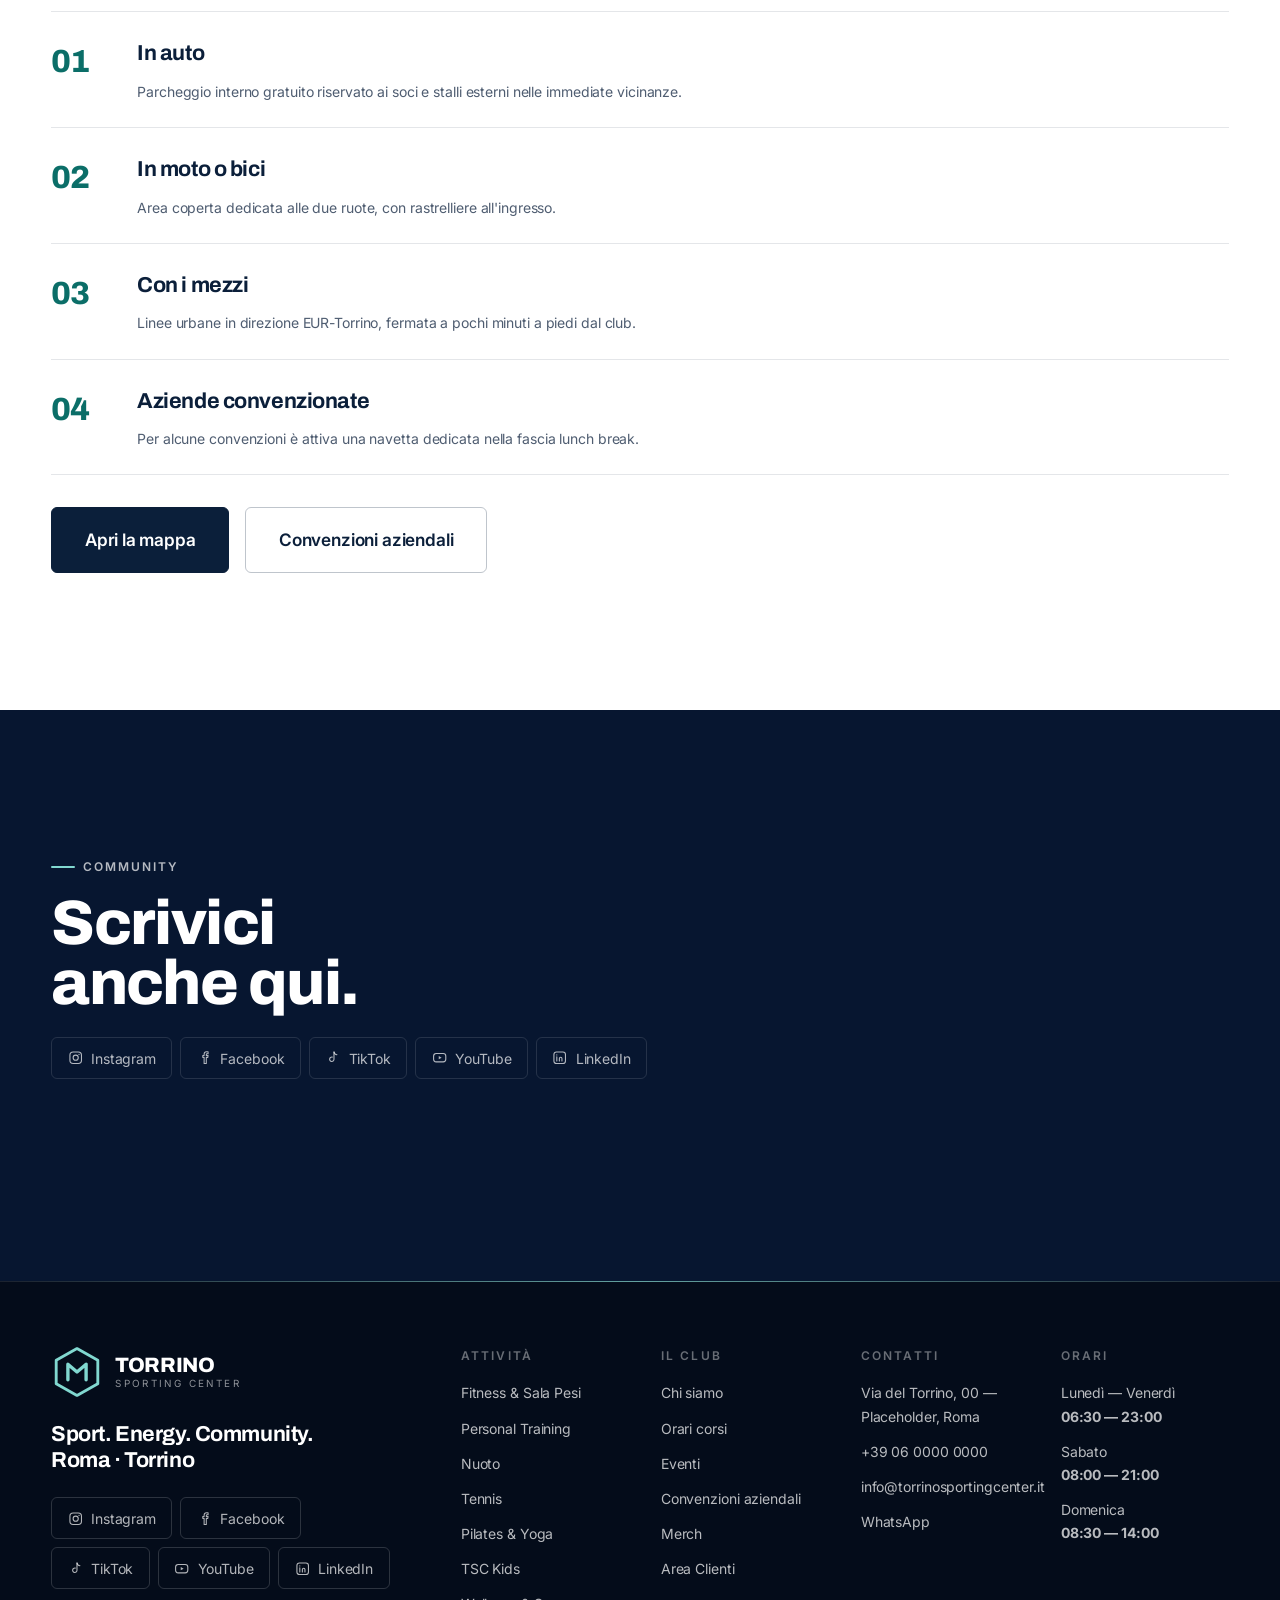
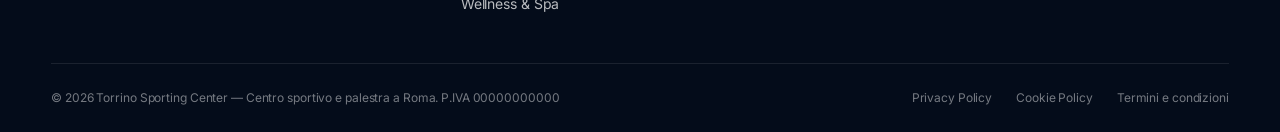
<file: contatti.html>
<!DOCTYPE html>
<html lang="it">
<head>
<meta charset="utf-8">
<meta name="viewport" content="width=device-width, initial-scale=1">

<!-- SEO — keyword primaria di questa pagina: [centro sportivo Torrino Roma contatti] -->
<title>Contatti e Come Raggiungerci — Roma Torrino | Torrino Sporting Center</title>
<meta name="description" content="Indirizzo, telefono, email e orari di apertura del Torrino Sporting Center a Roma. Parcheggio gratuito per i soci, prima visita e primo allenamento senza impegno.">
<meta name="robots" content="index, follow">
<meta name="theme-color" content="#071428">
<link rel="canonical" href="https://www.torrinosportingcenter.it/contatti.html">

<meta property="og:type" content="website">
<meta property="og:locale" content="it_IT">
<meta property="og:site_name" content="Torrino Sporting Center">
<meta property="og:title" content="Contatti — Torrino Sporting Center">
<meta property="og:description" content="Dove siamo, orari di segreteria e come prenotare la prima visita gratuita.">
<meta property="og:url" content="https://www.torrinosportingcenter.it/contatti.html">
<meta property="og:image" content="https://www.torrinosportingcenter.it/assets/images/hero-club.svg">

<link rel="icon" href="assets/icons/logoTorrino.svg" type="image/svg+xml">
<link rel="preconnect" href="https://fonts.googleapis.com">
<link rel="preconnect" href="https://fonts.gstatic.com" crossorigin>
<link rel="stylesheet" href="https://fonts.googleapis.com/css2?family=Archivo:wght@600;700;800;900&family=Inter:wght@300;400;500;600&display=swap">
<link rel="stylesheet" href="css/style.css">
</head>

<body>
<a class="skip-link" href="#main">Salta al contenuto principale</a>
<div data-layout="header"></div>

<main id="main">
  <section class="page-hero">
    <div class="shell">
      <nav class="crumbs" aria-label="Percorso di navigazione">
        <a href="index.html">Home</a><span aria-hidden="true">/</span><span aria-current="page">Contatti</span>
      </nav>
      <div class="page-hero__inner">
        <div>
          <p class="eyebrow">Contatti</p>
          <h1>Il primo allenamento<br>è gratuito.</h1>
        </div>
        <p class="page-hero__lead">
          Prenota una visita: ti facciamo vedere il club, capiamo i tuoi obiettivi
          e ti facciamo provare una classe a scelta. Senza impegno.
        </p>
      </div>
    </div>
  </section>

  <!-- Questa pagina NON usa data-layout="cta": quei contenuti sono il suo corpo -->
  <section class="final section" id="contatti">
    <div class="shell final__inner">
      <div class="final__copy">
        <p class="eyebrow reveal">Segreteria</p>
        <h2 class="display reveal" data-delay="60">Parliamone<br>di persona.</h2>
        <p class="final__lead reveal" data-delay="120">
          La segreteria risponde negli orari di apertura del club. Per iscrizioni servono
          un documento e il certificato medico sportivo: completiamo tutto in circa 15 minuti.
        </p>
        <div class="final__actions reveal" data-delay="180">
          <a class="btn btn--primary btn--lg" id="final-whatsapp" href="#" target="_blank" rel="noopener noreferrer">Prenota su WhatsApp</a>
          <a class="btn btn--outline btn--lg" id="final-phone" href="#">Chiama la segreteria</a>
        </div>
      </div>

      <address class="final__contacts reveal" data-delay="240" id="final-contacts"></address>
    </div>
  </section>

  <section class="corporate section section--light">
    <div class="shell">
      <div class="section__head">
        <div>
          <p class="eyebrow reveal">Come raggiungerci</p>
          <h2 class="display reveal" data-delay="60">Siamo<br>al Torrino.</h2>
        </div>
        <p class="section__note reveal" data-delay="120">
          Nel quadrante EUR-Torrino, a pochi minuti dalla Colombo e dalla Roma-Fiumicino.
        </p>
      </div>

      <ol class="benefits">
        <li class="reveal">
          <span class="benefits__n">01</span>
          <div>
            <h3>In auto</h3>
            <p>Parcheggio interno gratuito riservato ai soci e stalli esterni nelle immediate vicinanze.</p>
          </div>
        </li>
        <li class="reveal" data-delay="70">
          <span class="benefits__n">02</span>
          <div>
            <h3>In moto o bici</h3>
            <p>Area coperta dedicata alle due ruote, con rastrelliere all'ingresso.</p>
          </div>
        </li>
        <li class="reveal" data-delay="140">
          <span class="benefits__n">03</span>
          <div>
            <h3>Con i mezzi</h3>
            <p>Linee urbane in direzione EUR-Torrino, fermata a pochi minuti a piedi dal club.</p>
          </div>
        </li>
        <li class="reveal" data-delay="210">
          <span class="benefits__n">04</span>
          <div>
            <h3>Aziende convenzionate</h3>
            <p>Per alcune convenzioni è attiva una navetta dedicata nella fascia lunch break.</p>
          </div>
        </li>
      </ol>

      <div class="section__cta reveal">
        <a class="btn btn--primary btn--lg" href="https://maps.google.com/?q=Torrino+Roma" target="_blank" rel="noopener noreferrer">Apri la mappa</a>
        <a class="btn btn--outline btn--lg" href="convenzioni.html">Convenzioni aziendali</a>
      </div>
    </div>
  </section>

  <section class="social section">
    <div class="shell">
      <div class="section__head">
        <div>
          <p class="eyebrow reveal">Community</p>
          <h2 class="display reveal" data-delay="60">Scrivici<br>anche qui.</h2>
        </div>
        <ul class="social__links reveal" id="social-links" data-delay="120"></ul>
      </div>
    </div>
  </section>
</main>

<div data-layout="footer"></div>

<script type="application/ld+json">
{
  "@context": "https://schema.org",
  "@type": "BreadcrumbList",
  "itemListElement": [
    { "@type": "ListItem", "position": 1, "name": "Home", "item": "https://www.torrinosportingcenter.it/" },
    { "@type": "ListItem", "position": 2, "name": "Contatti", "item": "https://www.torrinosportingcenter.it/contatti.html" }
  ]
}
</script>

<script src="js/data.js"></script>
<script src="js/layout.js"></script>
<script src="js/script.js"></script>
</body>
</html>
</file>
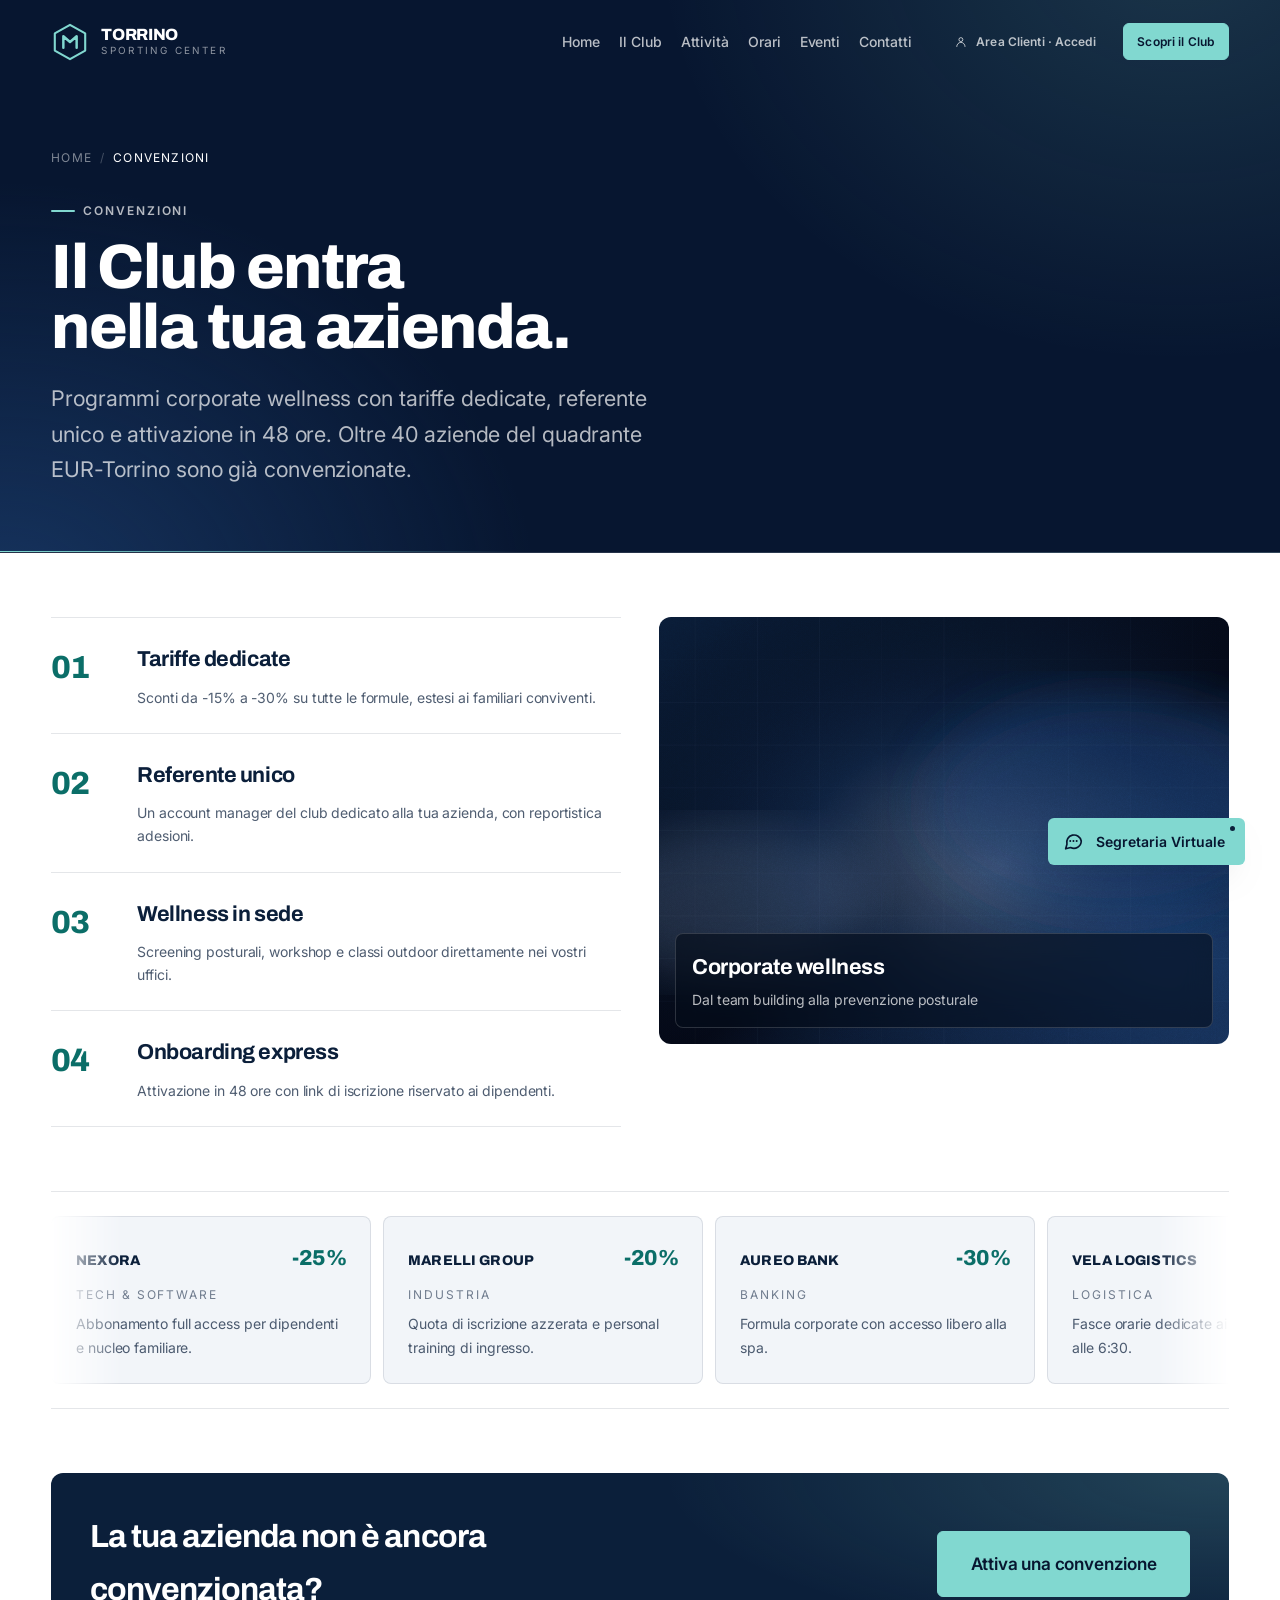
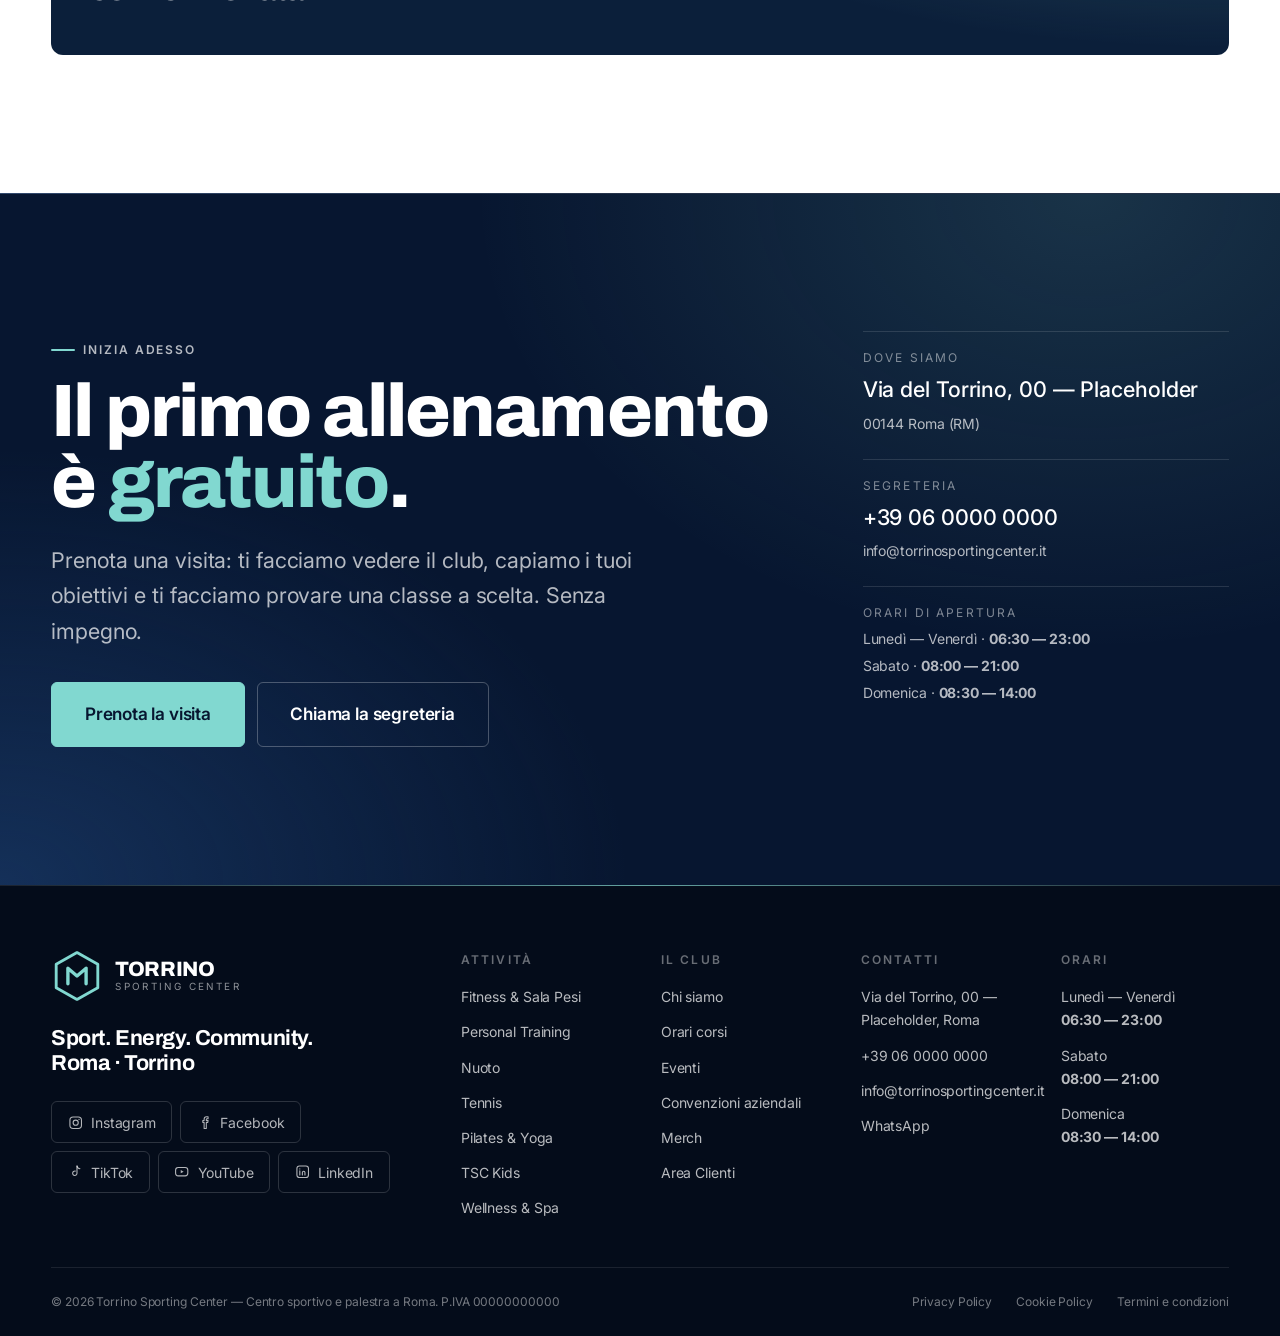
<file: convenzioni.html>
<!DOCTYPE html>
<html lang="it">
<head>
<meta charset="utf-8">
<meta name="viewport" content="width=device-width, initial-scale=1">

<!-- SEO — keyword primaria di questa pagina: [convenzioni aziendali palestra Roma] -->
<title>Convenzioni Aziendali — Corporate wellness a Roma | Torrino Sporting Center</title>
<meta name="description" content="Convenzioni aziendali per il centro sportivo di Roma Torrino: sconti dal 15% al 30%, referente dedicato, wellness in sede e attivazione in 48 ore.">
<meta name="robots" content="index, follow">
<meta name="theme-color" content="#071428">
<link rel="canonical" href="https://www.torrinosportingcenter.it/convenzioni.html">

<meta property="og:type" content="website">
<meta property="og:locale" content="it_IT">
<meta property="og:site_name" content="Torrino Sporting Center">
<meta property="og:title" content="Convenzioni Aziendali — Torrino Sporting Center">
<meta property="og:description" content="Il Club entra nella tua azienda: tariffe dedicate, referente unico, attivazione in 48 ore.">
<meta property="og:url" content="https://www.torrinosportingcenter.it/convenzioni.html">
<meta property="og:image" content="https://www.torrinosportingcenter.it/assets/images/corporate.svg">

<link rel="icon" href="assets/icons/logoTorrino.svg" type="image/svg+xml">
<link rel="preconnect" href="https://fonts.googleapis.com">
<link rel="preconnect" href="https://fonts.gstatic.com" crossorigin>
<link rel="stylesheet" href="https://fonts.googleapis.com/css2?family=Archivo:wght@600;700;800;900&family=Inter:wght@300;400;500;600&display=swap">
<link rel="stylesheet" href="css/style.css">
</head>

<body>
<a class="skip-link" href="#main">Salta al contenuto principale</a>
<div data-layout="header"></div>

<main id="main">
  <section class="page-hero">
    <div class="shell">
      <nav class="crumbs" aria-label="Percorso di navigazione">
        <a href="index.html">Home</a><span aria-hidden="true">/</span><span aria-current="page">Convenzioni</span>
      </nav>
      <div class="page-hero__inner">
        <div>
          <p class="eyebrow">Convenzioni</p>
          <h1>Il Club entra<br>nella tua azienda.</h1>
        </div>
        <p class="page-hero__lead">
          Programmi corporate wellness con tariffe dedicate, referente unico e attivazione
          in 48 ore. Oltre 40 aziende del quadrante EUR-Torrino sono già convenzionate.
        </p>
      </div>
    </div>
  </section>

  <section class="corporate section section--light">
    <div class="shell">
      <div class="corporate__body">
        <ol class="benefits" id="corporate-benefits"></ol>
        <figure class="corporate__shot reveal">
          <img src="assets/images/corporate.svg" alt="Dipendenti di un'azienda convenzionata durante una sessione al club" width="1600" height="1100" loading="lazy">
          <figcaption>
            <strong>Corporate wellness</strong>
            <span>Dal team building alla prevenzione posturale</span>
          </figcaption>
        </figure>
      </div>

      <div class="partners reveal" aria-label="Aziende convenzionate">
        <div class="partners__viewport" id="partners-viewport">
          <ul class="partners__track" id="partners-track"></ul>
        </div>
      </div>

      <div class="corporate__cta reveal">
        <p>La tua azienda non è ancora convenzionata?</p>
        <a class="btn btn--primary btn--lg" href="contatti.html">Attiva una convenzione</a>
      </div>
    </div>
  </section>

  <div data-layout="cta"></div>
</main>

<div data-layout="footer"></div>

<script type="application/ld+json">
{
  "@context": "https://schema.org",
  "@type": "BreadcrumbList",
  "itemListElement": [
    { "@type": "ListItem", "position": 1, "name": "Home", "item": "https://www.torrinosportingcenter.it/" },
    { "@type": "ListItem", "position": 2, "name": "Convenzioni", "item": "https://www.torrinosportingcenter.it/convenzioni.html" }
  ]
}
</script>

<script src="js/data.js"></script>
<script src="js/layout.js"></script>
<script src="js/script.js"></script>
</body>
</html>
</file>
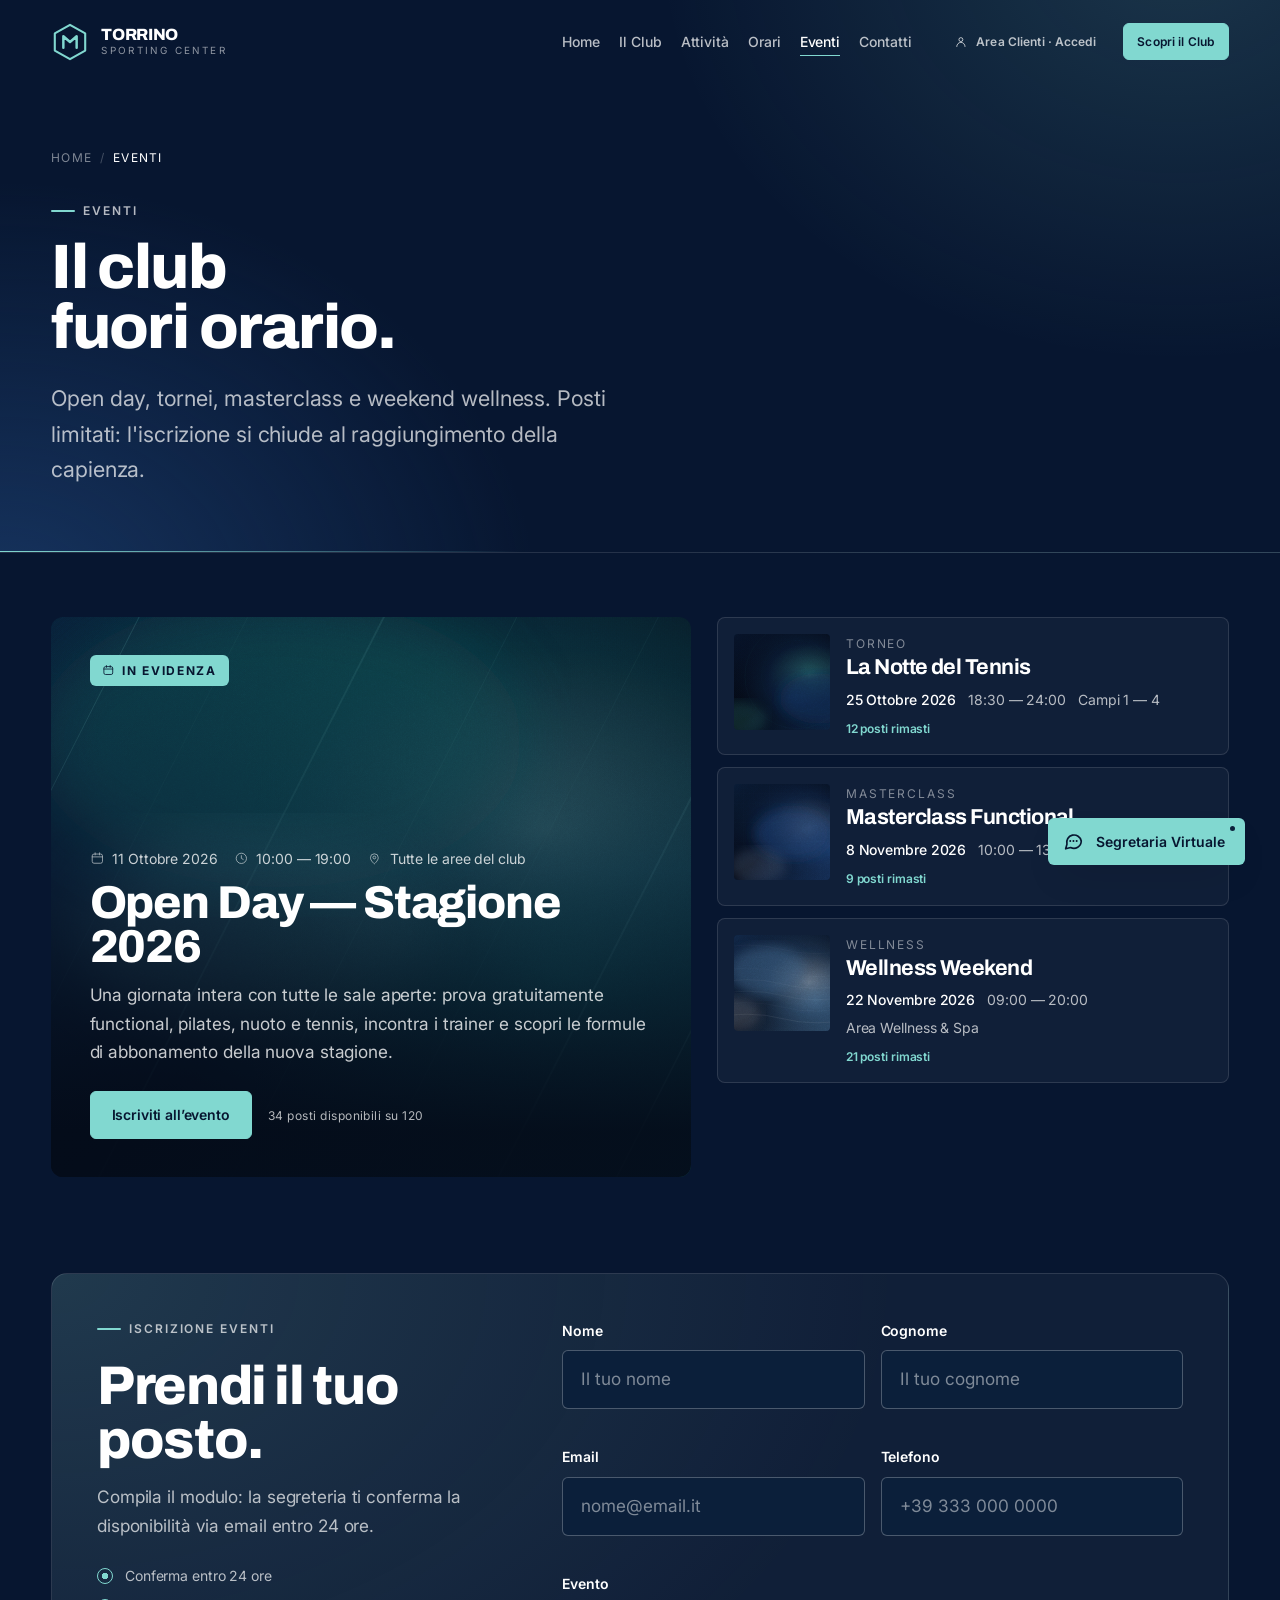
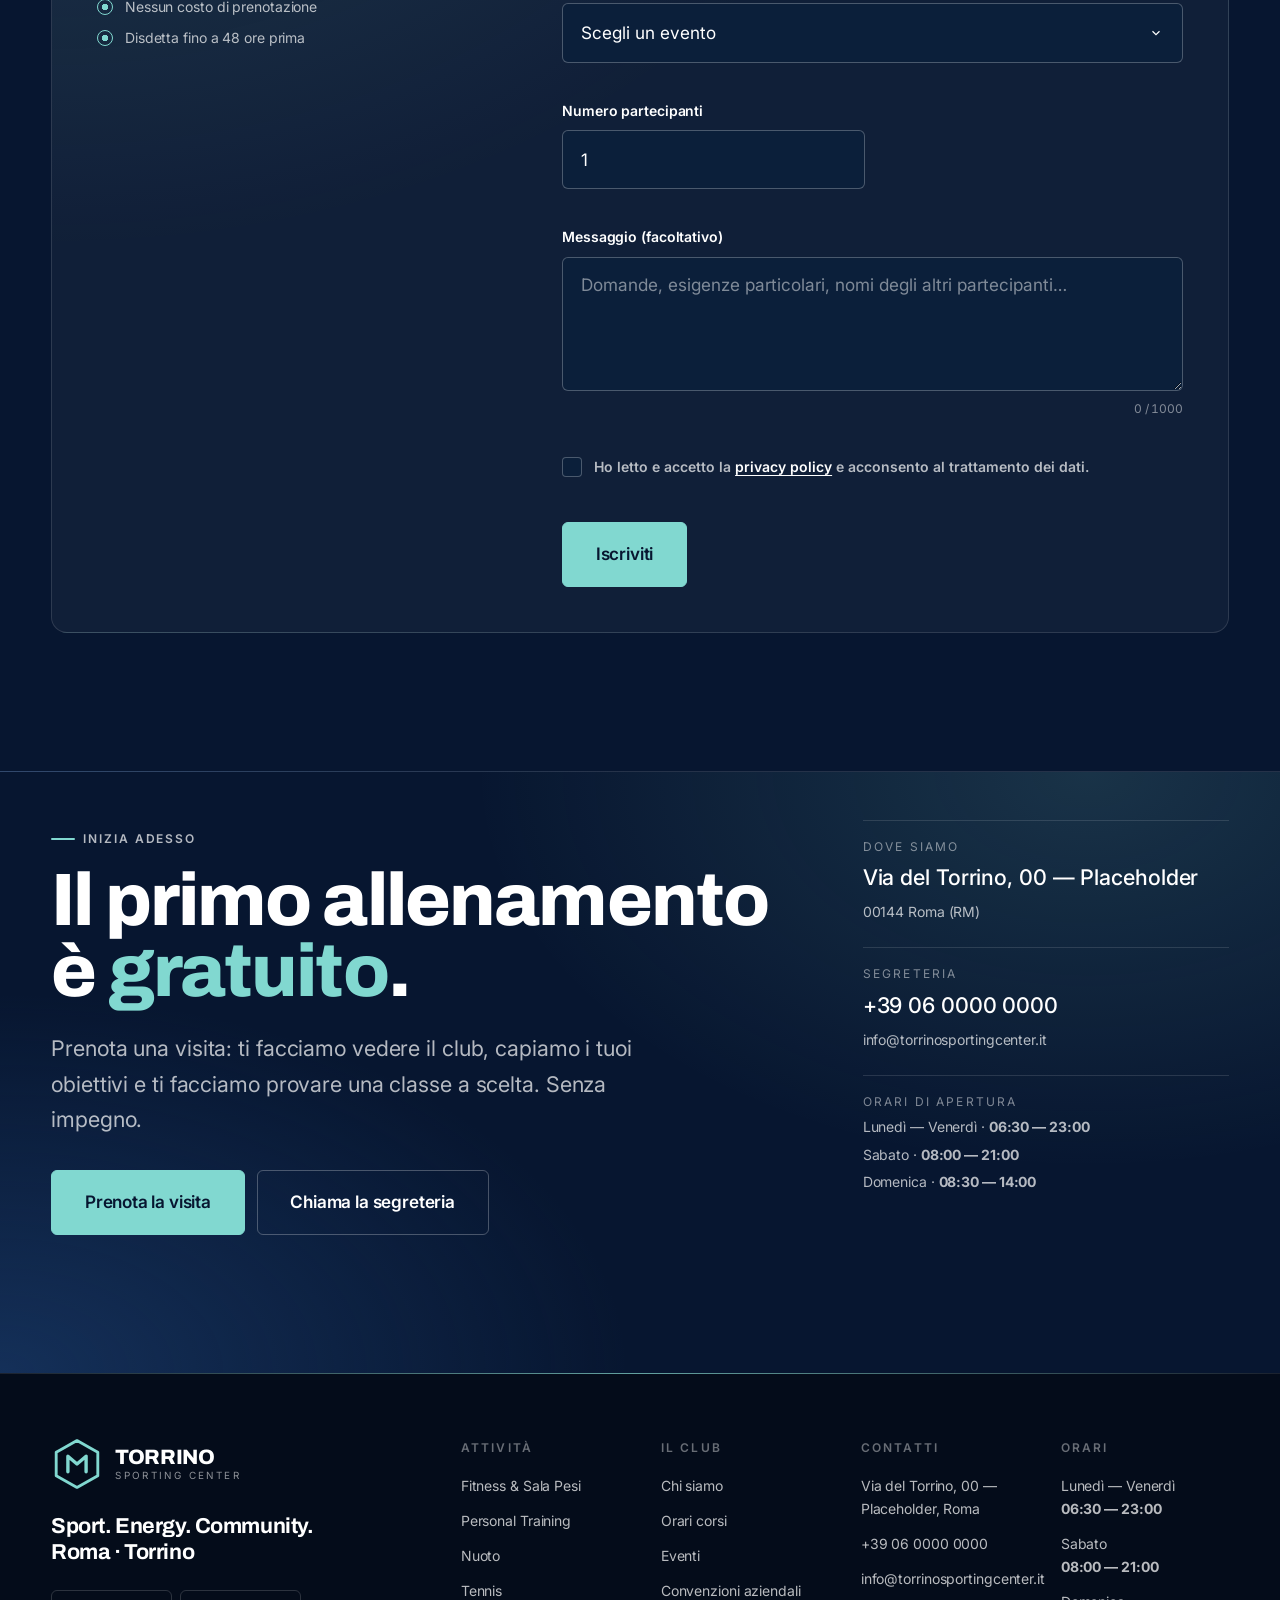
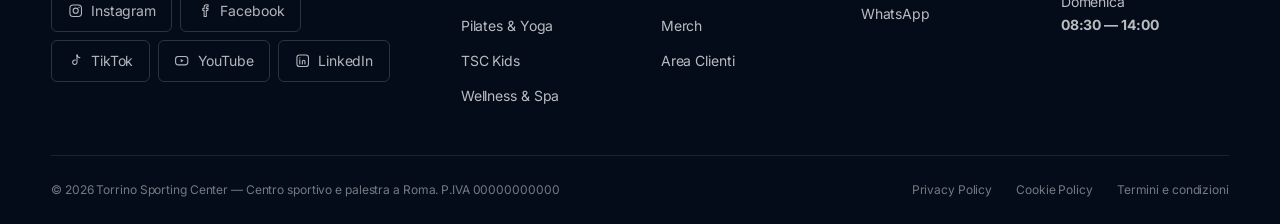
<file: eventi.html>
<!DOCTYPE html>
<html lang="it">
<head>
<meta charset="utf-8">
<meta name="viewport" content="width=device-width, initial-scale=1">

<!-- SEO — keyword primaria di questa pagina: [eventi sportivi Roma] -->
<title>Eventi — Open day, tornei e masterclass | Torrino Sporting Center</title>
<meta name="description" content="Open day, tornei di tennis, masterclass e weekend wellness al centro sportivo di Roma Torrino. Date, orari, posti disponibili e iscrizione online.">
<meta name="robots" content="index, follow">
<meta name="theme-color" content="#071428">
<link rel="canonical" href="https://www.torrinosportingcenter.it/eventi.html">

<meta property="og:type" content="website">
<meta property="og:locale" content="it_IT">
<meta property="og:site_name" content="Torrino Sporting Center">
<meta property="og:title" content="Eventi — Torrino Sporting Center">
<meta property="og:description" content="Open day, tornei, masterclass e weekend wellness. Posti limitati, iscrizione online.">
<meta property="og:url" content="https://www.torrinosportingcenter.it/eventi.html">
<meta property="og:image" content="https://www.torrinosportingcenter.it/assets/images/event-01.svg">

<link rel="icon" href="assets/icons/logoTorrino.svg" type="image/svg+xml">
<link rel="preconnect" href="https://fonts.googleapis.com">
<link rel="preconnect" href="https://fonts.gstatic.com" crossorigin>
<link rel="stylesheet" href="https://fonts.googleapis.com/css2?family=Archivo:wght@600;700;800;900&family=Inter:wght@300;400;500;600&display=swap">
<link rel="stylesheet" href="css/style.css">
</head>

<body>
<a class="skip-link" href="#main">Salta al contenuto principale</a>
<div data-layout="header"></div>

<main id="main">
  <section class="page-hero">
    <div class="shell">
      <nav class="crumbs" aria-label="Percorso di navigazione">
        <a href="index.html">Home</a><span aria-hidden="true">/</span><span aria-current="page">Eventi</span>
      </nav>
      <div class="page-hero__inner">
        <div>
          <p class="eyebrow">Eventi</p>
          <h1>Il club<br>fuori orario.</h1>
        </div>
        <p class="page-hero__lead">
          Open day, tornei, masterclass e weekend wellness. Posti limitati:
          l'iscrizione si chiude al raggiungimento della capienza.
        </p>
      </div>
    </div>
  </section>

  <section class="events section">
    <div class="shell">
      <div class="events__layout">
        <article class="event-featured reveal" id="event-featured"></article>
        <div class="event-list" id="event-list"></div>
      </div>

      <!-- Form demo: nessun backend, nessun dato salvato -->
      <div class="signup reveal" id="iscrizione">
        <div class="signup__intro">
          <p class="eyebrow">Iscrizione eventi</p>
          <h2 class="display display--sm">Prendi il tuo posto.</h2>
          <p class="u-muted">
            Compila il modulo: la segreteria ti conferma la disponibilità via email entro 24 ore.
          </p>
          <ul class="signup__perks">
            <li>Conferma entro 24 ore</li>
            <li>Nessun costo di prenotazione</li>
            <li>Disdetta fino a 48 ore prima</li>
          </ul>
        </div>

        <form class="form signup__form" id="event-form" novalidate>
          <div class="field">
            <label for="f-nome">Nome</label>
            <input type="text" id="f-nome" name="nome" autocomplete="given-name" required placeholder="Il tuo nome">
            <p class="field__error" data-error-for="f-nome"></p>
          </div>
          <div class="field">
            <label for="f-cognome">Cognome</label>
            <input type="text" id="f-cognome" name="cognome" autocomplete="family-name" required placeholder="Il tuo cognome">
            <p class="field__error" data-error-for="f-cognome"></p>
          </div>
          <div class="field">
            <label for="f-email">Email</label>
            <input type="email" id="f-email" name="email" autocomplete="email" required placeholder="nome@email.it">
            <p class="field__error" data-error-for="f-email"></p>
          </div>
          <div class="field">
            <label for="f-tel">Telefono</label>
            <input type="tel" id="f-tel" name="telefono" autocomplete="tel" required placeholder="+39 333 000 0000">
            <p class="field__error" data-error-for="f-tel"></p>
          </div>
          <div class="field field--wide">
            <label for="f-evento">Evento</label>
            <select id="f-evento" name="evento" required></select>
            <p class="field__error" data-error-for="f-evento"></p>
          </div>
          <div class="field">
            <label for="f-partecipanti">Numero partecipanti</label>
            <input type="number" id="f-partecipanti" name="partecipanti" min="1" max="10" value="1" required>
            <p class="field__error" data-error-for="f-partecipanti"></p>
          </div>
          <div class="field field--wide">
            <label for="f-messaggio">Messaggio (facoltativo)</label>
            <textarea id="f-messaggio" name="messaggio" rows="4" maxlength="1000" placeholder="Domande, esigenze particolari, nomi degli altri partecipanti…"></textarea>
            <span class="field__hint" data-count-for="f-messaggio">0 / 1000</span>
            <p class="field__error" data-error-for="f-messaggio"></p>
          </div>
          <div class="field field--wide field--check">
            <label class="check">
              <input type="checkbox" id="f-privacy" name="privacy" required>
              <span class="check__box" aria-hidden="true"></span>
              <span>Ho letto e accetto la <a href="#privacy">privacy policy</a> e acconsento al trattamento dei dati.</span>
            </label>
            <p class="field__error" data-error-for="f-privacy"></p>
          </div>
          <!-- Honeypot antispam: invisibile, un utente vero lo lascia vuoto -->
          <div class="u-visually-hidden" aria-hidden="true">
            <label for="f-website">Lascia vuoto questo campo</label>
            <input id="f-website" name="website" type="text" tabindex="-1" autocomplete="off">
          </div>
          <div class="field field--wide form__actions">
            <button class="btn btn--primary btn--lg" type="submit">Iscriviti</button>
            <p class="form__status" id="event-form-status" role="status" aria-live="polite"></p>
          </div>
        </form>
      </div>
    </div>
  </section>

  <div data-layout="cta"></div>
</main>

<div data-layout="footer"></div>

<script type="application/ld+json">
{
  "@context": "https://schema.org",
  "@type": "BreadcrumbList",
  "itemListElement": [
    { "@type": "ListItem", "position": 1, "name": "Home", "item": "https://www.torrinosportingcenter.it/" },
    { "@type": "ListItem", "position": 2, "name": "Eventi", "item": "https://www.torrinosportingcenter.it/eventi.html" }
  ]
}
</script>

<script src="js/data.js"></script>
<script src="js/layout.js"></script>
<script src="js/script.js"></script>
</body>
</html>
</file>
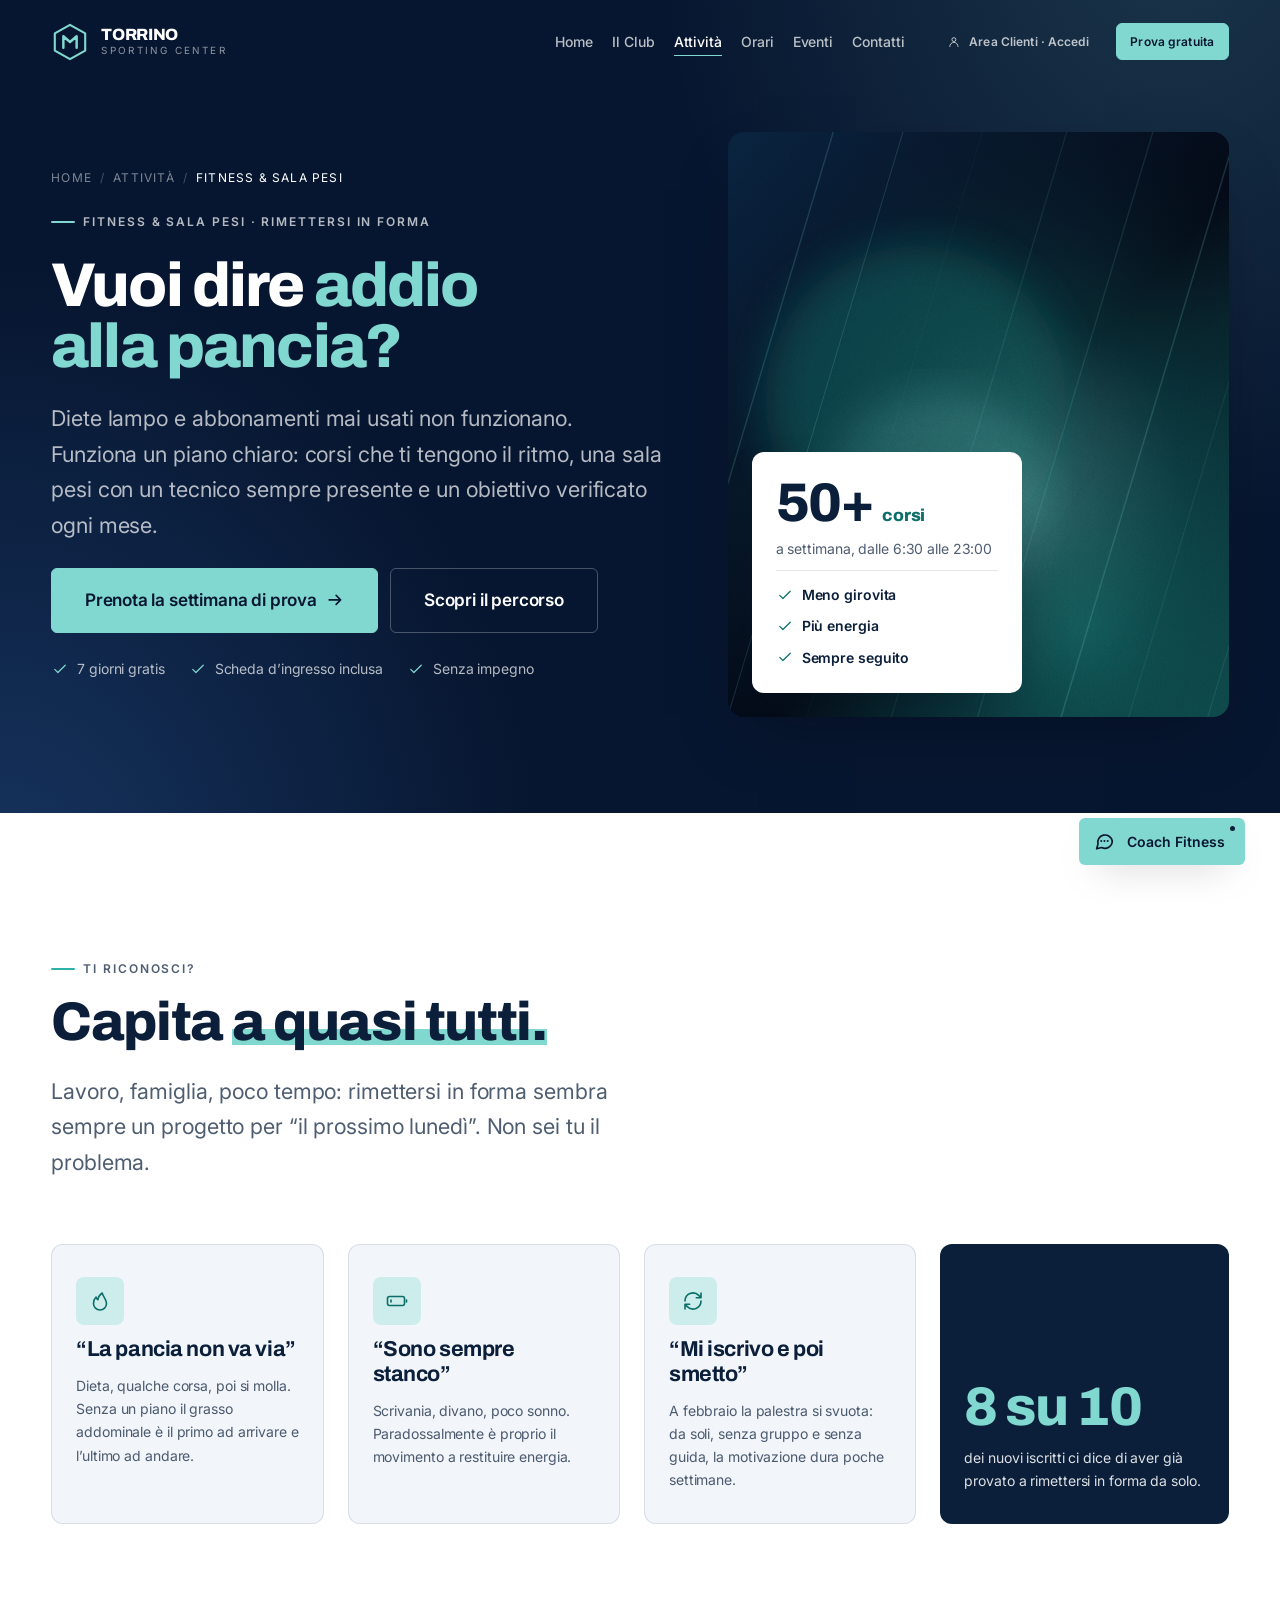
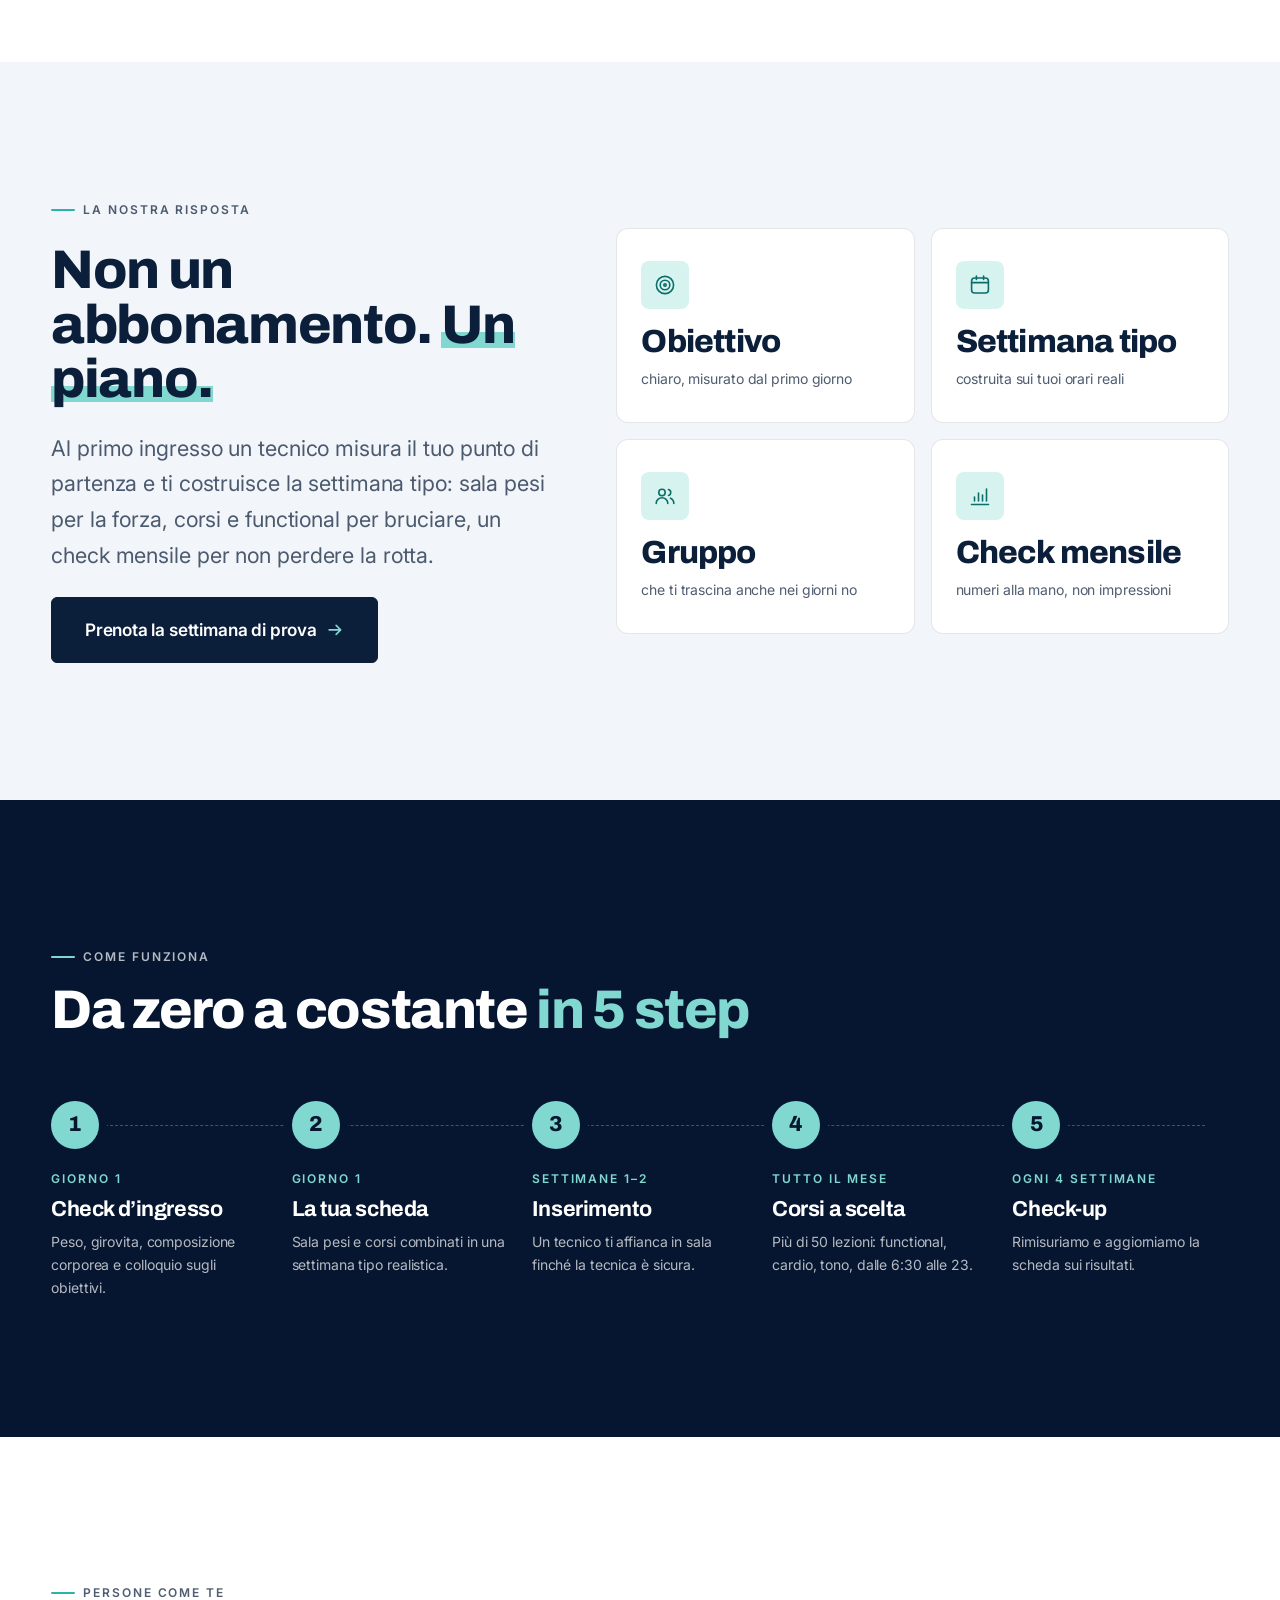
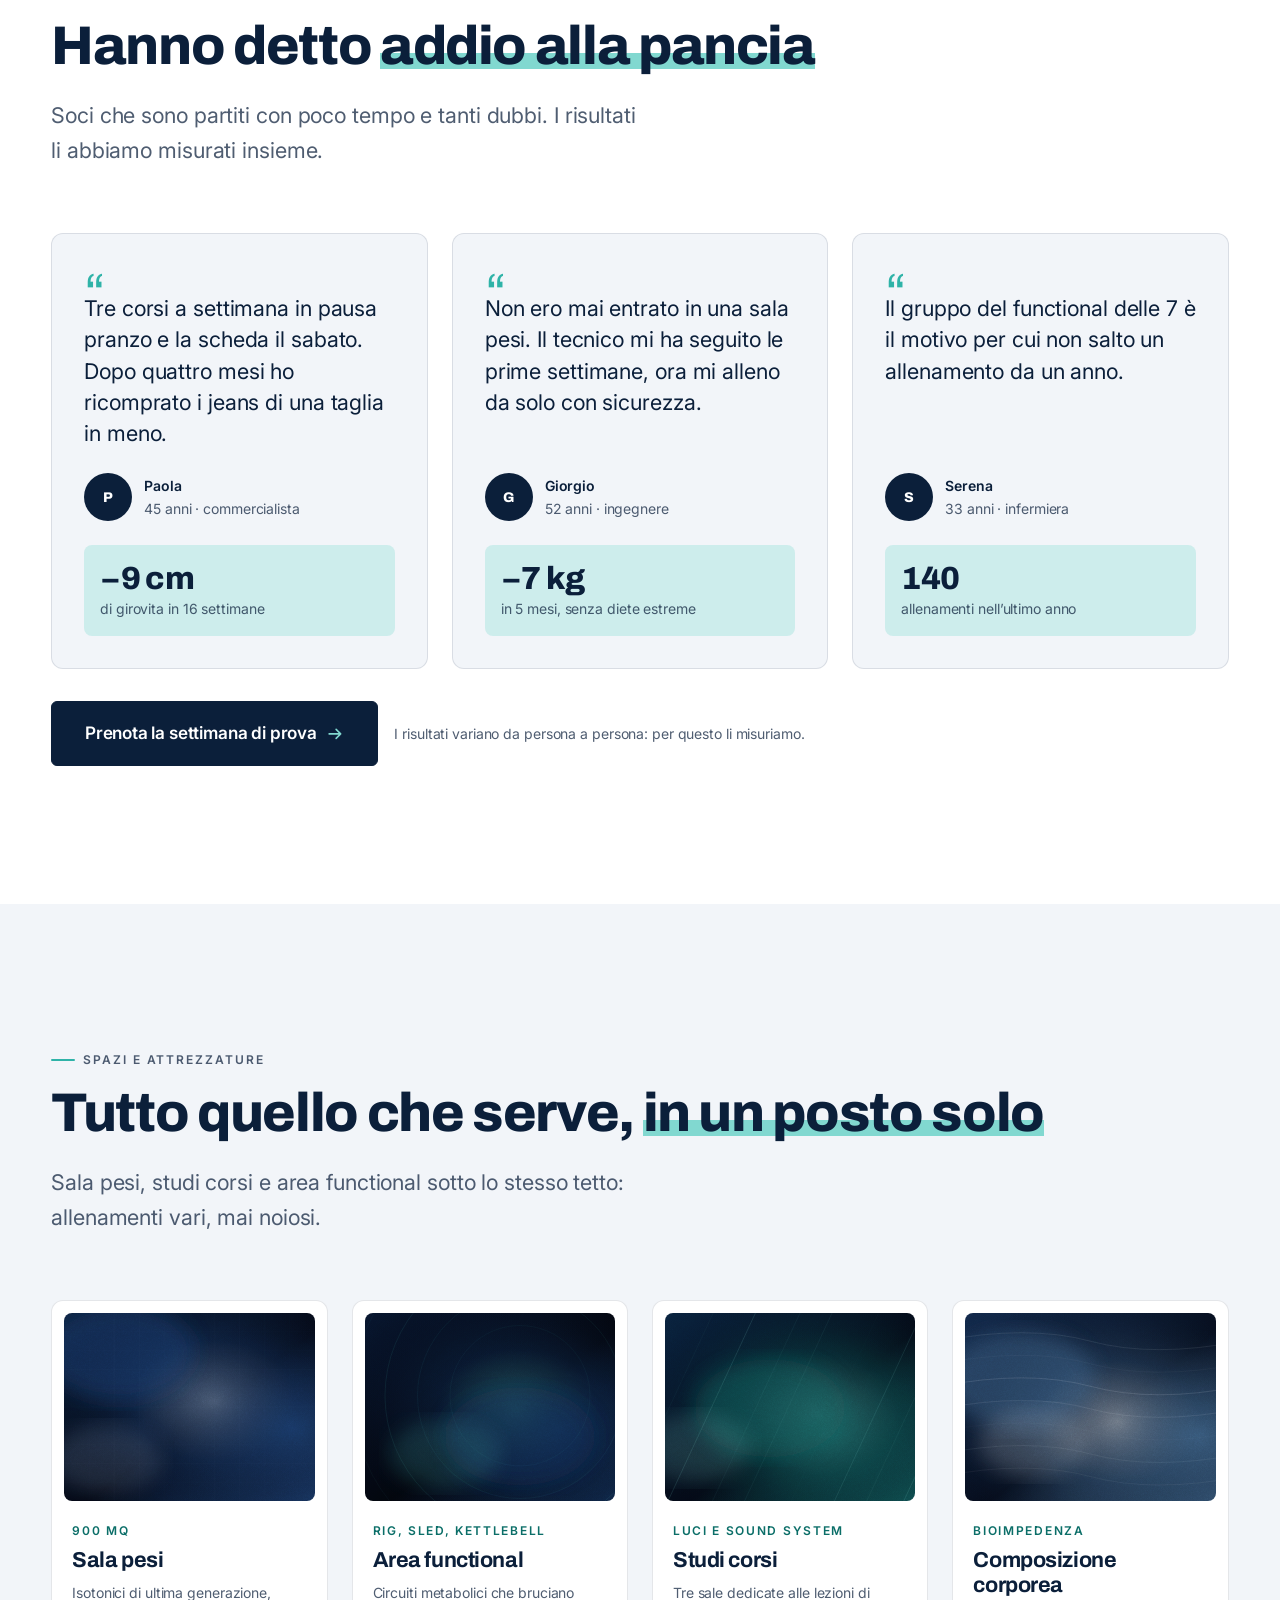
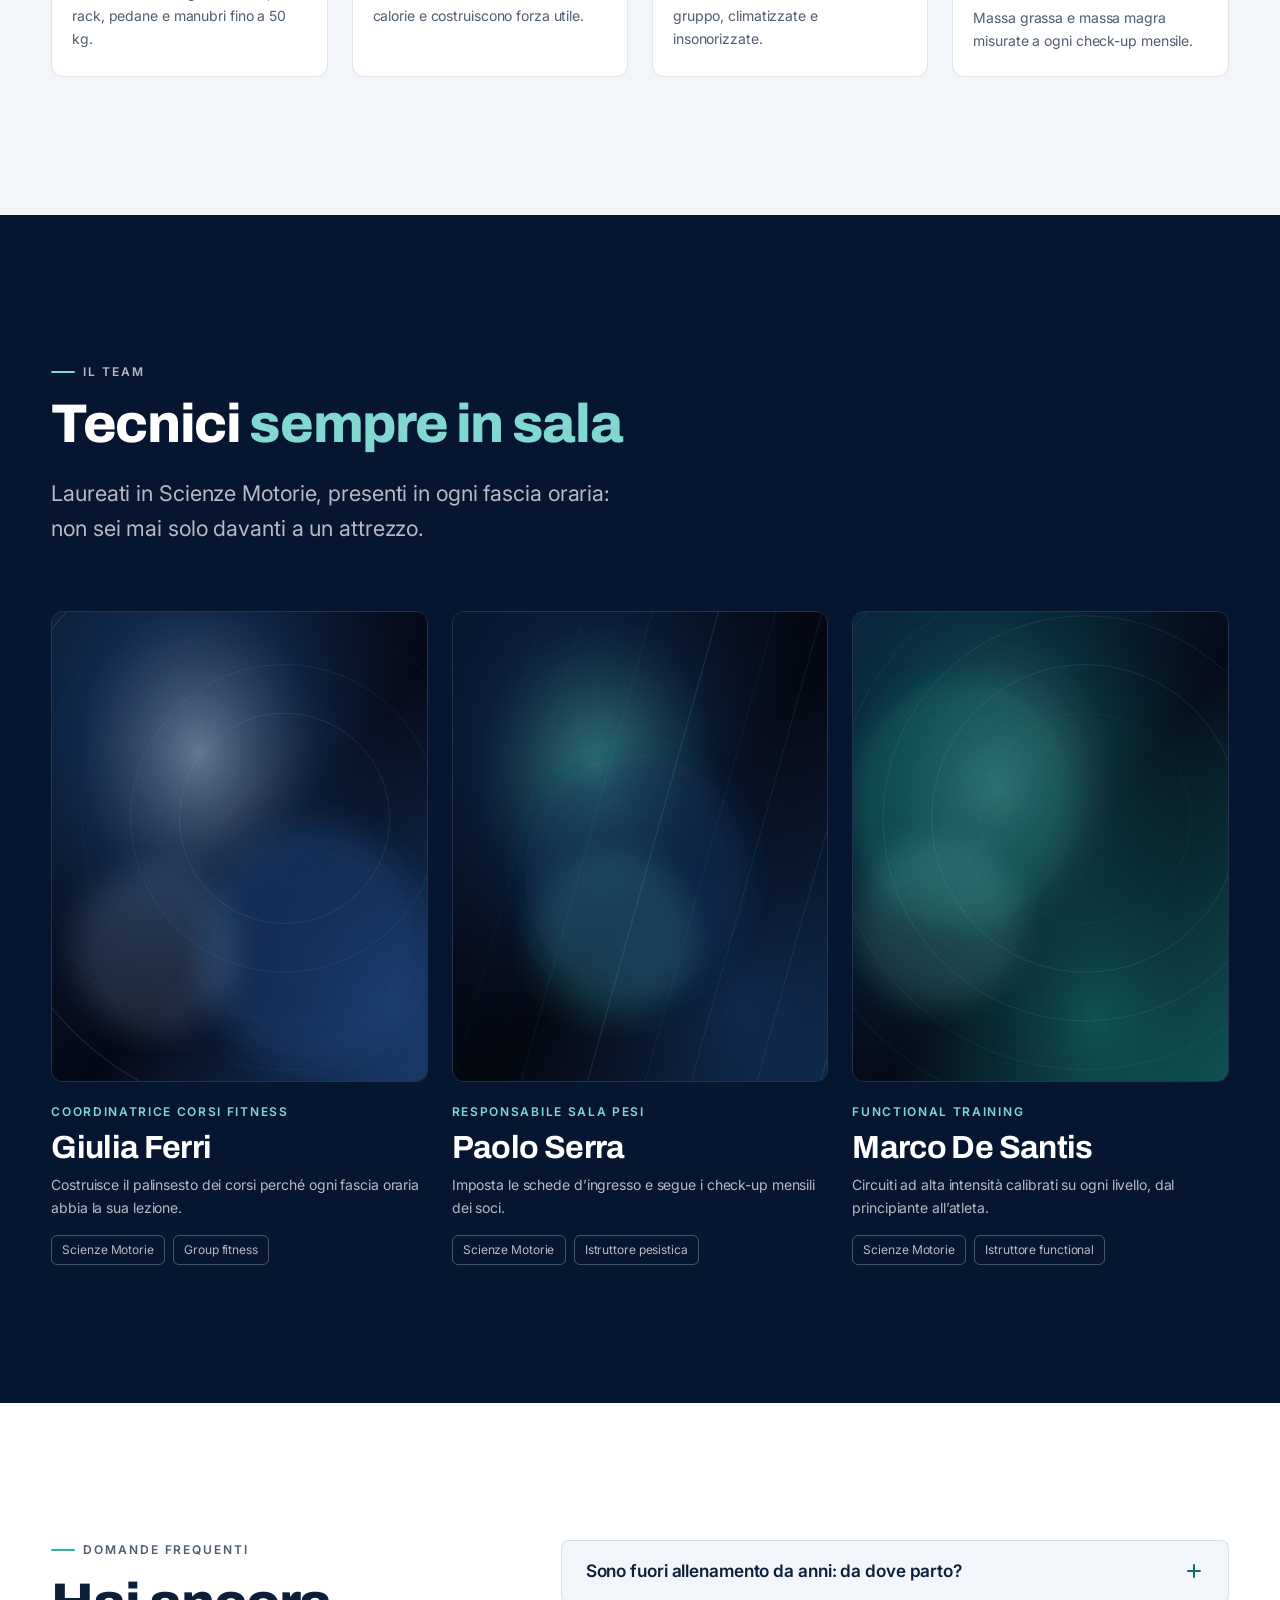
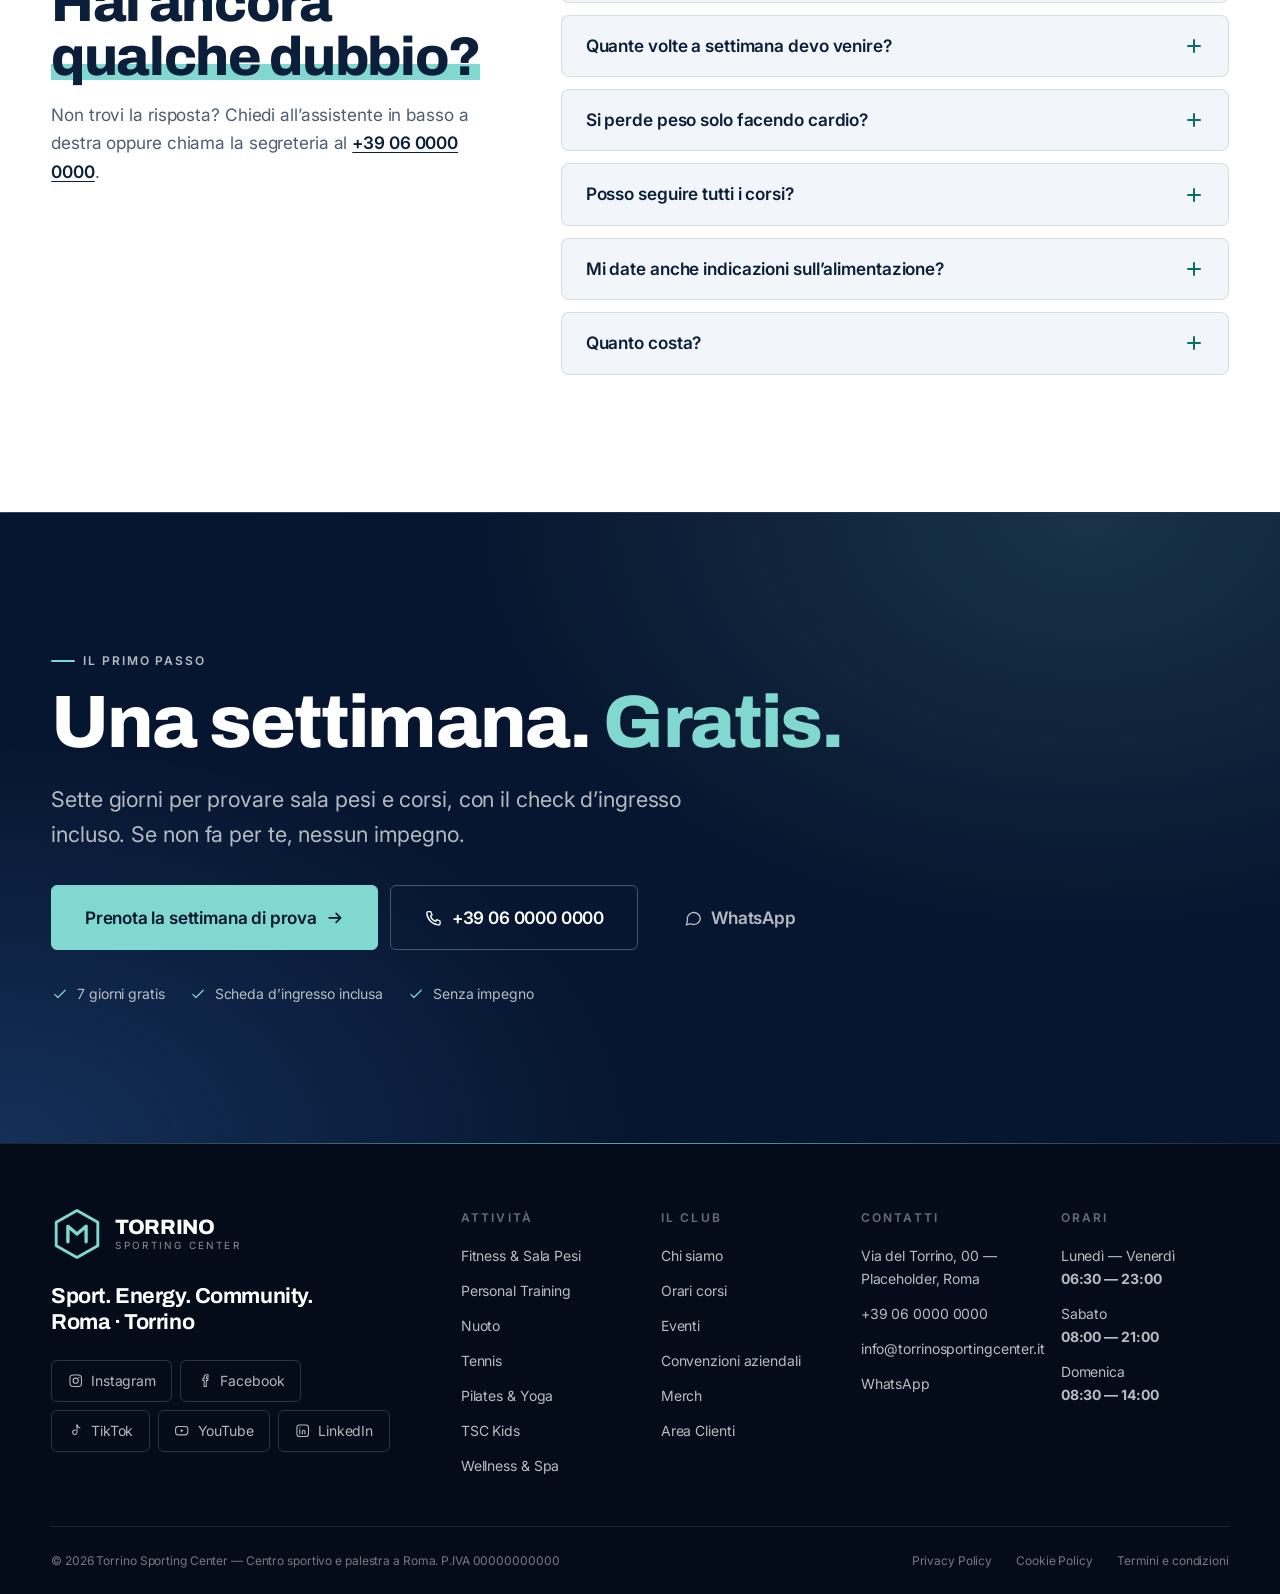
<file: fitness.html>
<!DOCTYPE html>
<html lang="it">
<head>
<meta charset="utf-8">
<meta name="viewport" content="width=device-width, initial-scale=1">

<!-- SEO — keyword primaria di questa pagina: [palestra Torrino] -->
<title>Palestra a Roma Torrino — Sala pesi e corsi fitness, prova gratuita | Torrino Sporting Center</title>
<meta name="description" content="Palestra a Roma Torrino con sala pesi da 900 mq, functional e oltre 50 corsi fitness a settimana. Check d’ingresso e settimana di prova gratuita.">
<meta name="robots" content="index, follow">
<meta name="theme-color" content="#071428">
<link rel="canonical" href="https://www.torrinosportingcenter.it/fitness.html">

<meta property="og:type" content="website">
<meta property="og:locale" content="it_IT">
<meta property="og:site_name" content="Torrino Sporting Center">
<meta property="og:title" content="Fitness &amp; Sala Pesi — Torrino Sporting Center">
<meta property="og:description" content="Vuoi dire addio alla pancia? Sala pesi, corsi e un piano verificato ogni mese. Prova gratis per 7 giorni.">
<meta property="og:url" content="https://www.torrinosportingcenter.it/fitness.html">
<meta property="og:image" content="https://www.torrinosportingcenter.it/assets/images/fitness-hero.svg">

<link rel="icon" href="assets/icons/logoTorrino.svg" type="image/svg+xml">
<link rel="preconnect" href="https://fonts.googleapis.com">
<link rel="preconnect" href="https://fonts.gstatic.com" crossorigin>
<link rel="stylesheet" href="https://fonts.googleapis.com/css2?family=Archivo:wght@600;700;800;900&family=Inter:wght@300;400;500;600&display=swap">
<link rel="stylesheet" href="css/style.css">
</head>

<!-- Pagina verticale: tutti i contenuti arrivano da TSC.verticals.fitness (js/data.js) -->
<body data-vertical="fitness">
<a class="skip-link" href="#main">Salta al contenuto principale</a>
<div data-layout="header"></div>

<main id="main">
  <div id="vertical"></div>
</main>

<div data-layout="footer"></div>

<script type="application/ld+json">
{
  "@context": "https://schema.org",
  "@type": "BreadcrumbList",
  "itemListElement": [
    { "@type": "ListItem", "position": 1, "name": "Home", "item": "https://www.torrinosportingcenter.it/" },
    { "@type": "ListItem", "position": 2, "name": "Attività", "item": "https://www.torrinosportingcenter.it/attivita.html" },
    { "@type": "ListItem", "position": 3, "name": "Fitness & Sala Pesi", "item": "https://www.torrinosportingcenter.it/fitness.html" }
  ]
}
</script>

<script src="js/data.js"></script>
<script src="js/layout.js"></script>
<script src="js/script.js"></script>
</body>
</html>
</file>
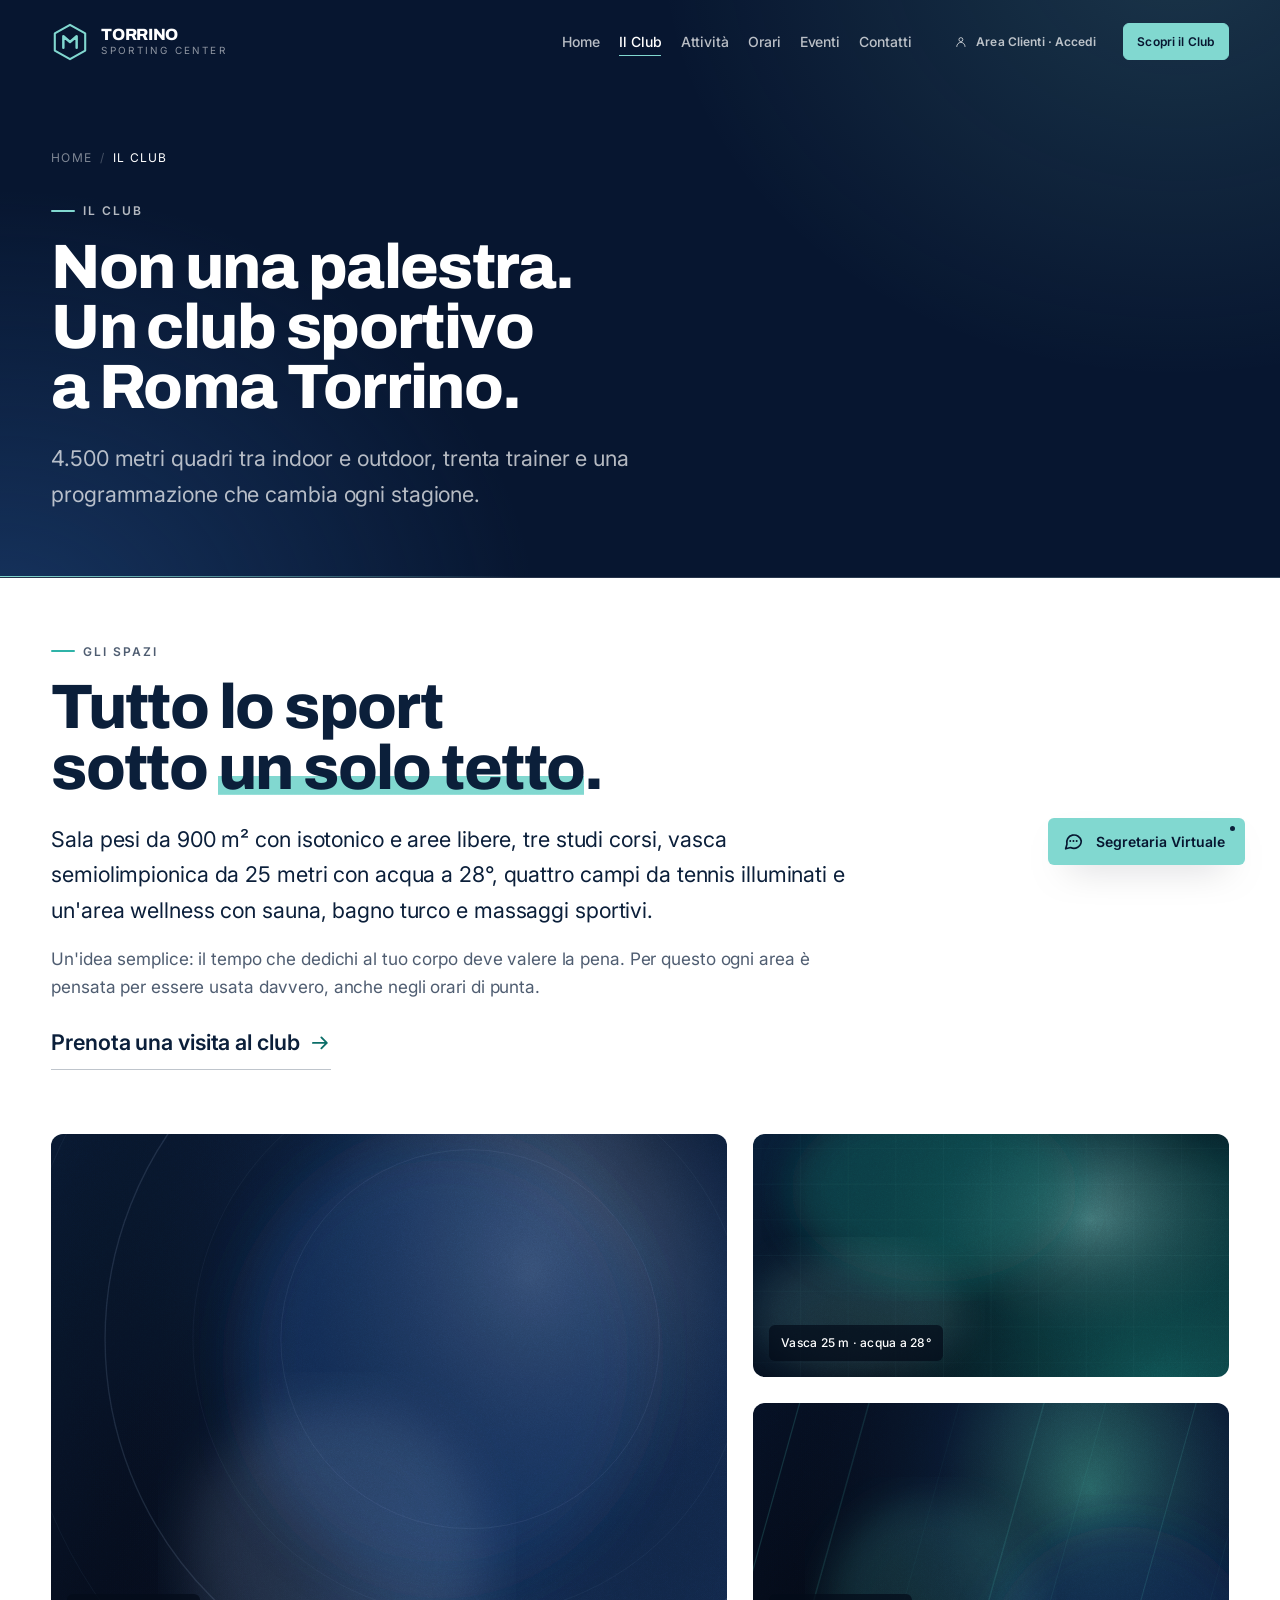
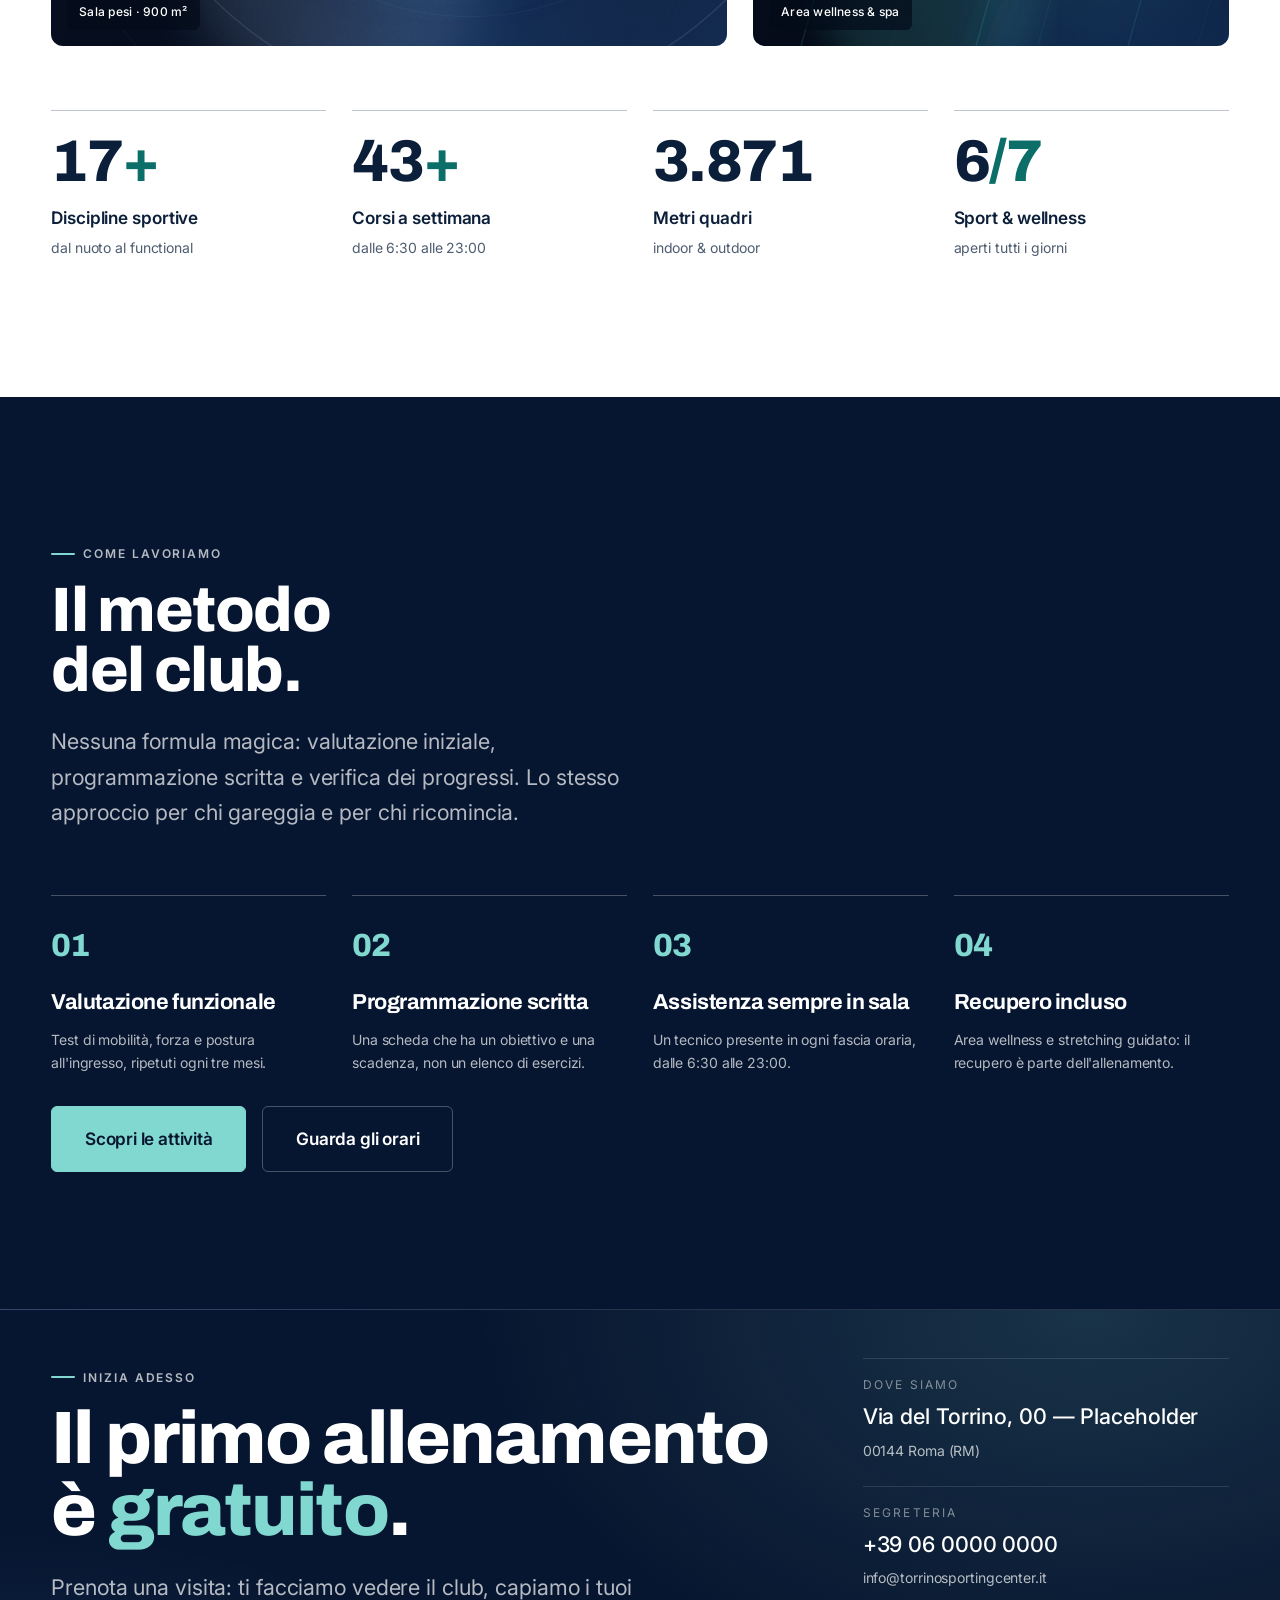
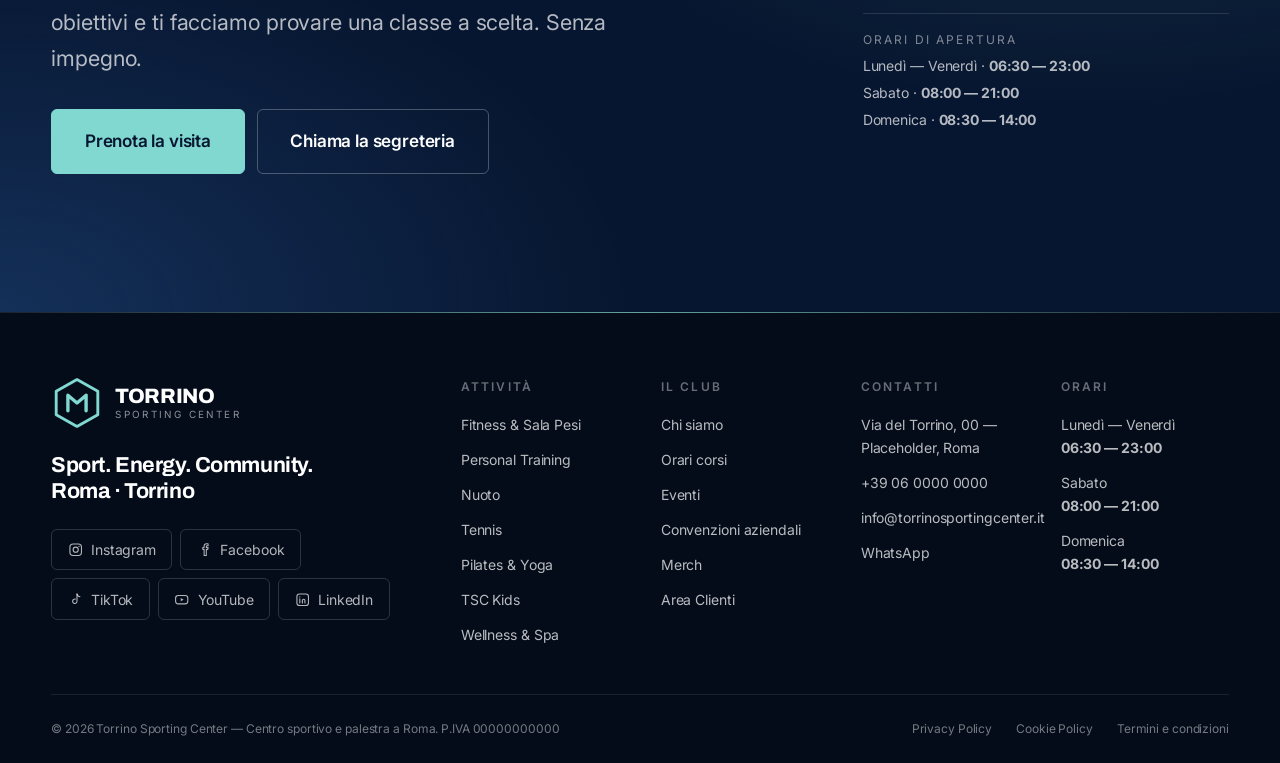
<file: il-club.html>
<!DOCTYPE html>
<html lang="it">
<head>
<meta charset="utf-8">
<meta name="viewport" content="width=device-width, initial-scale=1">

<!-- SEO — keyword primaria di questa pagina: [palestra Torrino] -->
<title>Il Club — Centro sportivo a Roma Torrino | Torrino Sporting Center</title>
<meta name="description" content="4.500 m² tra sala pesi, studi corsi, piscina 25m, campi da tennis e area wellness nel quartiere Torrino a Roma. Scopri spazi, numeri e filosofia del club.">
<meta name="robots" content="index, follow">
<meta name="theme-color" content="#071428">
<link rel="canonical" href="https://www.torrinosportingcenter.it/il-club.html">

<meta property="og:type" content="website">
<meta property="og:locale" content="it_IT">
<meta property="og:site_name" content="Torrino Sporting Center">
<meta property="og:title" content="Il Club — Centro sportivo a Roma Torrino">
<meta property="og:description" content="4.500 m² di sport e wellness a Roma Torrino: sala pesi, piscina, tennis, studi corsi e spa.">
<meta property="og:url" content="https://www.torrinosportingcenter.it/il-club.html">
<meta property="og:image" content="https://www.torrinosportingcenter.it/assets/images/club-01.svg">

<link rel="icon" href="assets/icons/logoTorrino.svg" type="image/svg+xml">
<link rel="preconnect" href="https://fonts.googleapis.com">
<link rel="preconnect" href="https://fonts.gstatic.com" crossorigin>
<link rel="stylesheet" href="https://fonts.googleapis.com/css2?family=Archivo:wght@600;700;800;900&family=Inter:wght@300;400;500;600&display=swap">
<link rel="stylesheet" href="css/style.css">
</head>

<body>
<a class="skip-link" href="#main">Salta al contenuto principale</a>
<div data-layout="header"></div>

<main id="main">
  <section class="page-hero">
    <div class="shell">
      <nav class="crumbs" aria-label="Percorso di navigazione">
        <a href="index.html">Home</a><span aria-hidden="true">/</span><span aria-current="page">Il Club</span>
      </nav>
      <div class="page-hero__inner">
        <div>
          <p class="eyebrow">Il Club</p>
          <h1>Non una palestra.<br>Un club sportivo<br>a Roma Torrino.</h1>
        </div>
        <p class="page-hero__lead">
          4.500 metri quadri tra indoor e outdoor, trenta trainer e una programmazione
          che cambia ogni stagione.
        </p>
      </div>
    </div>
  </section>

  <section class="club section section--light">
    <div class="shell">
      <div class="club__head">
        <p class="eyebrow reveal">Gli spazi</p>
        <h2 class="display club__title reveal" data-delay="60">
          Tutto lo sport<br>sotto <span class="u-mark">un solo tetto</span>.
        </h2>
        <div class="club__intro reveal" data-delay="140">
          <p>
            Sala pesi da 900 m² con isotonico e aree libere, tre studi corsi, vasca
            semiolimpionica da 25 metri con acqua a 28°, quattro campi da tennis illuminati
            e un'area wellness con sauna, bagno turco e massaggi sportivi.
          </p>
          <p class="u-muted">
            Un'idea semplice: il tempo che dedichi al tuo corpo deve valere la pena.
            Per questo ogni area è pensata per essere usata davvero, anche negli orari di punta.
          </p>
          <a class="link-arrow" href="contatti.html">Prenota una visita al club
            <svg viewBox="0 0 24 24" fill="none" aria-hidden="true"><path d="M5 12h14m0 0-5.5-5.5M19 12l-5.5 5.5" stroke="currentColor" stroke-width="1.9" stroke-linecap="round" stroke-linejoin="round"/></svg>
          </a>
        </div>
      </div>

      <div class="club__gallery">
        <figure class="club__shot club__shot--tall reveal">
          <img src="assets/images/club-01.svg" alt="Sala pesi del centro sportivo con attrezzature professionali" width="1400" height="1750" loading="lazy">
          <figcaption>Sala pesi · 900 m²</figcaption>
        </figure>
        <figure class="club__shot reveal" data-delay="120">
          <img src="assets/images/club-02.svg" alt="Vasca semiolimpionica da 25 metri del club" width="1200" height="900" loading="lazy">
          <figcaption>Vasca 25 m · acqua a 28°</figcaption>
        </figure>
        <figure class="club__shot reveal" data-delay="200">
          <img src="assets/images/club-03.svg" alt="Area wellness con sauna e zona relax" width="1200" height="1500" loading="lazy">
          <figcaption>Area wellness & spa</figcaption>
        </figure>
      </div>

      <ul class="stats" id="stats" aria-label="I numeri del club"></ul>
    </div>
  </section>

  <section class="corporate section">
    <div class="shell">
      <div class="section__head">
        <div>
          <p class="eyebrow reveal">Come lavoriamo</p>
          <h2 class="display reveal" data-delay="60">Il metodo<br>del club.</h2>
        </div>
        <p class="section__note reveal" data-delay="120">
          Nessuna formula magica: valutazione iniziale, programmazione scritta e
          verifica dei progressi. Lo stesso approccio per chi gareggia e per chi ricomincia.
        </p>
      </div>

      <ol class="benefits benefits--grid">
        <li class="reveal">
          <span class="benefits__n">01</span>
          <div>
            <h3>Valutazione funzionale</h3>
            <p>Test di mobilità, forza e postura all'ingresso, ripetuti ogni tre mesi.</p>
          </div>
        </li>
        <li class="reveal" data-delay="70">
          <span class="benefits__n">02</span>
          <div>
            <h3>Programmazione scritta</h3>
            <p>Una scheda che ha un obiettivo e una scadenza, non un elenco di esercizi.</p>
          </div>
        </li>
        <li class="reveal" data-delay="140">
          <span class="benefits__n">03</span>
          <div>
            <h3>Assistenza sempre in sala</h3>
            <p>Un tecnico presente in ogni fascia oraria, dalle 6:30 alle 23:00.</p>
          </div>
        </li>
        <li class="reveal" data-delay="210">
          <span class="benefits__n">04</span>
          <div>
            <h3>Recupero incluso</h3>
            <p>Area wellness e stretching guidato: il recupero è parte dell'allenamento.</p>
          </div>
        </li>
      </ol>

      <div class="section__cta reveal">
        <a class="btn btn--primary btn--lg" href="attivita.html">Scopri le attività</a>
        <a class="btn btn--outline btn--lg" href="orari.html">Guarda gli orari</a>
      </div>
    </div>
  </section>

  <div data-layout="cta"></div>
</main>

<div data-layout="footer"></div>

<script type="application/ld+json">
{
  "@context": "https://schema.org",
  "@type": "BreadcrumbList",
  "itemListElement": [
    { "@type": "ListItem", "position": 1, "name": "Home", "item": "https://www.torrinosportingcenter.it/" },
    { "@type": "ListItem", "position": 2, "name": "Il Club", "item": "https://www.torrinosportingcenter.it/il-club.html" }
  ]
}
</script>

<script src="js/data.js"></script>
<script src="js/layout.js"></script>
<script src="js/script.js"></script>
</body>
</html>
</file>
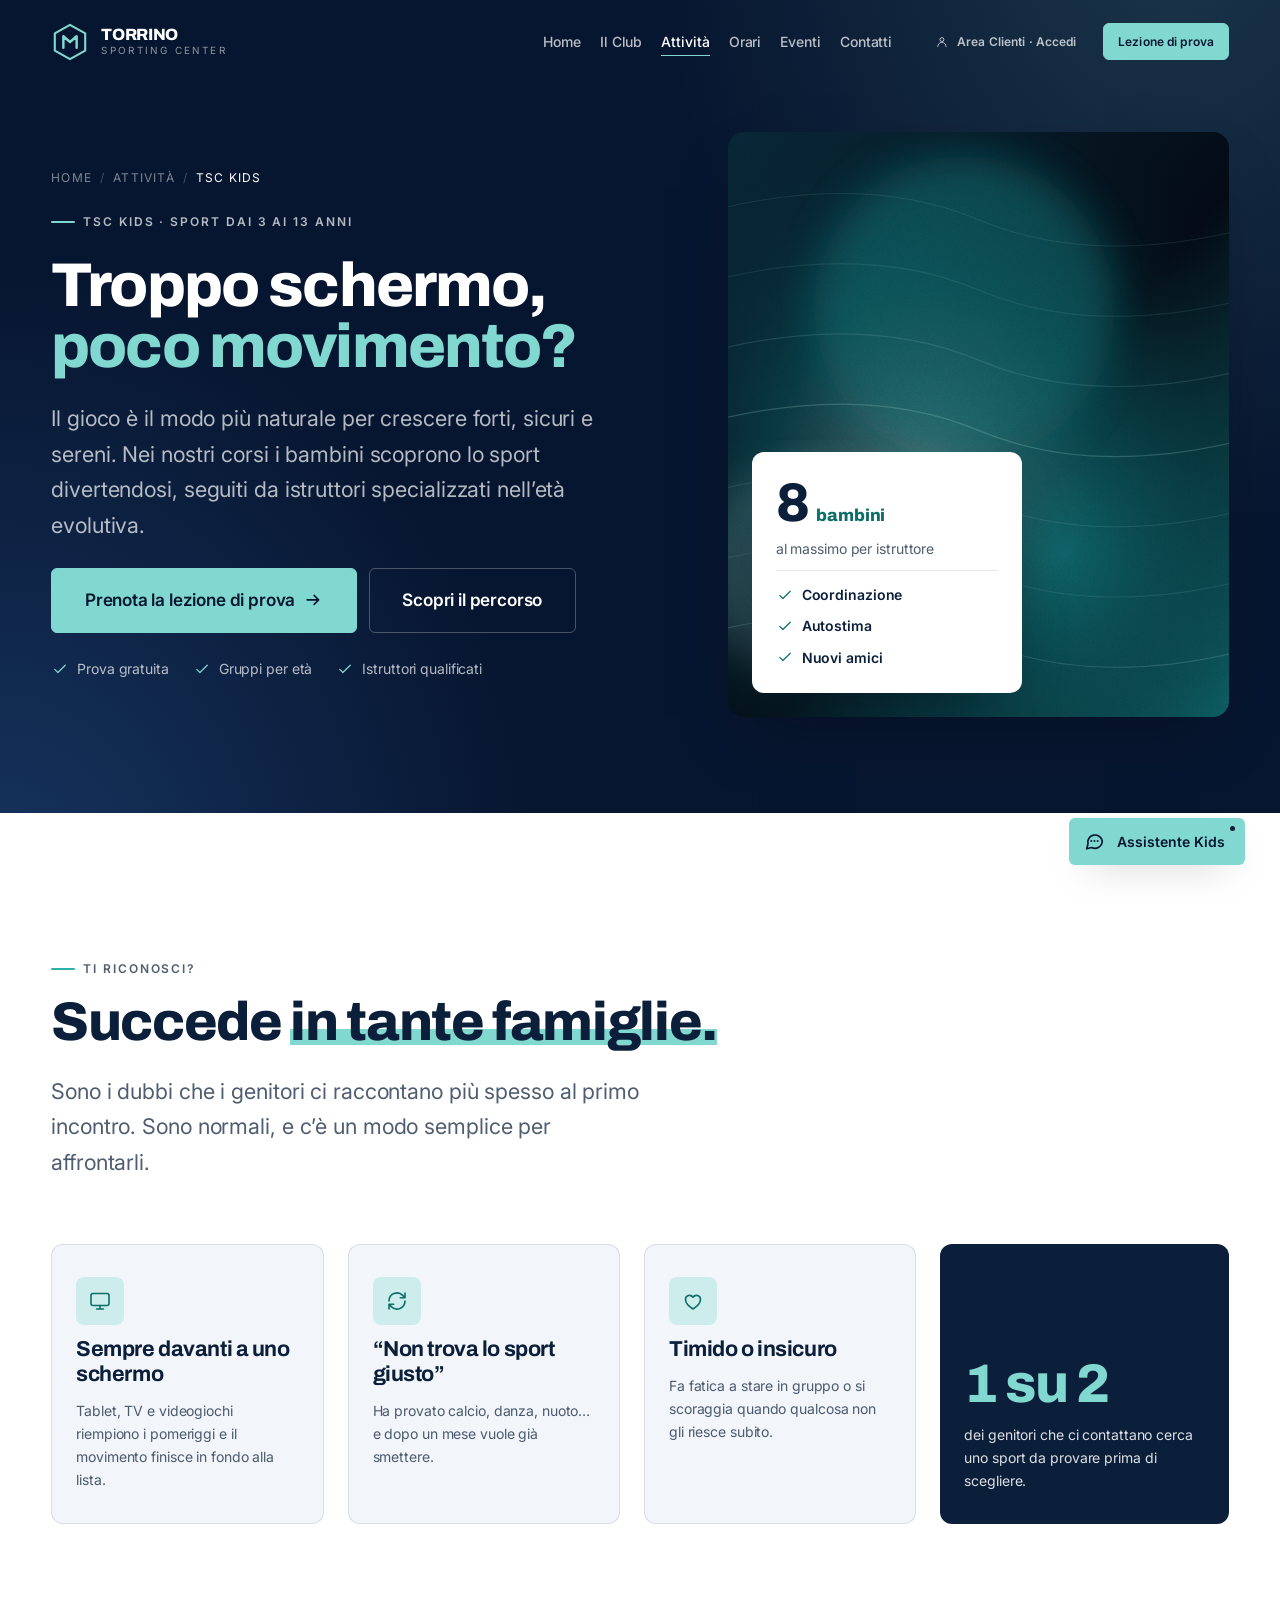
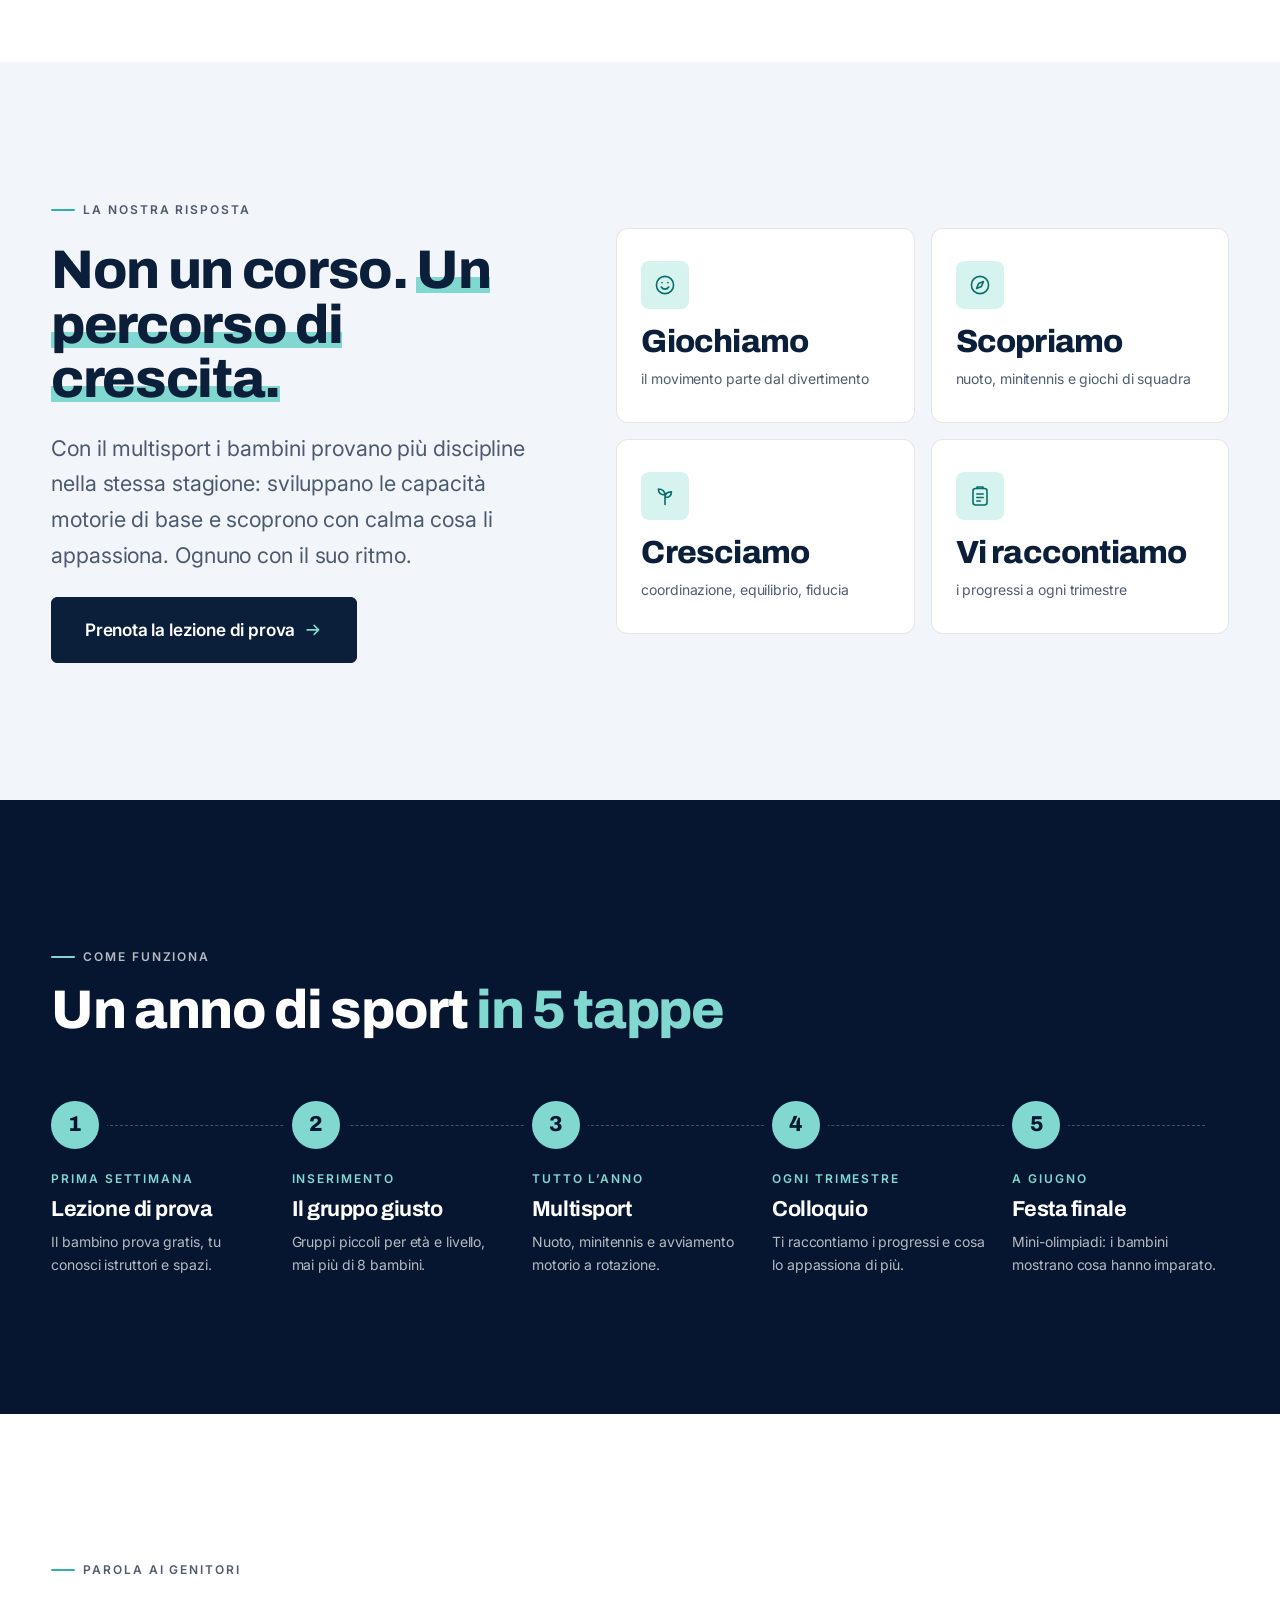
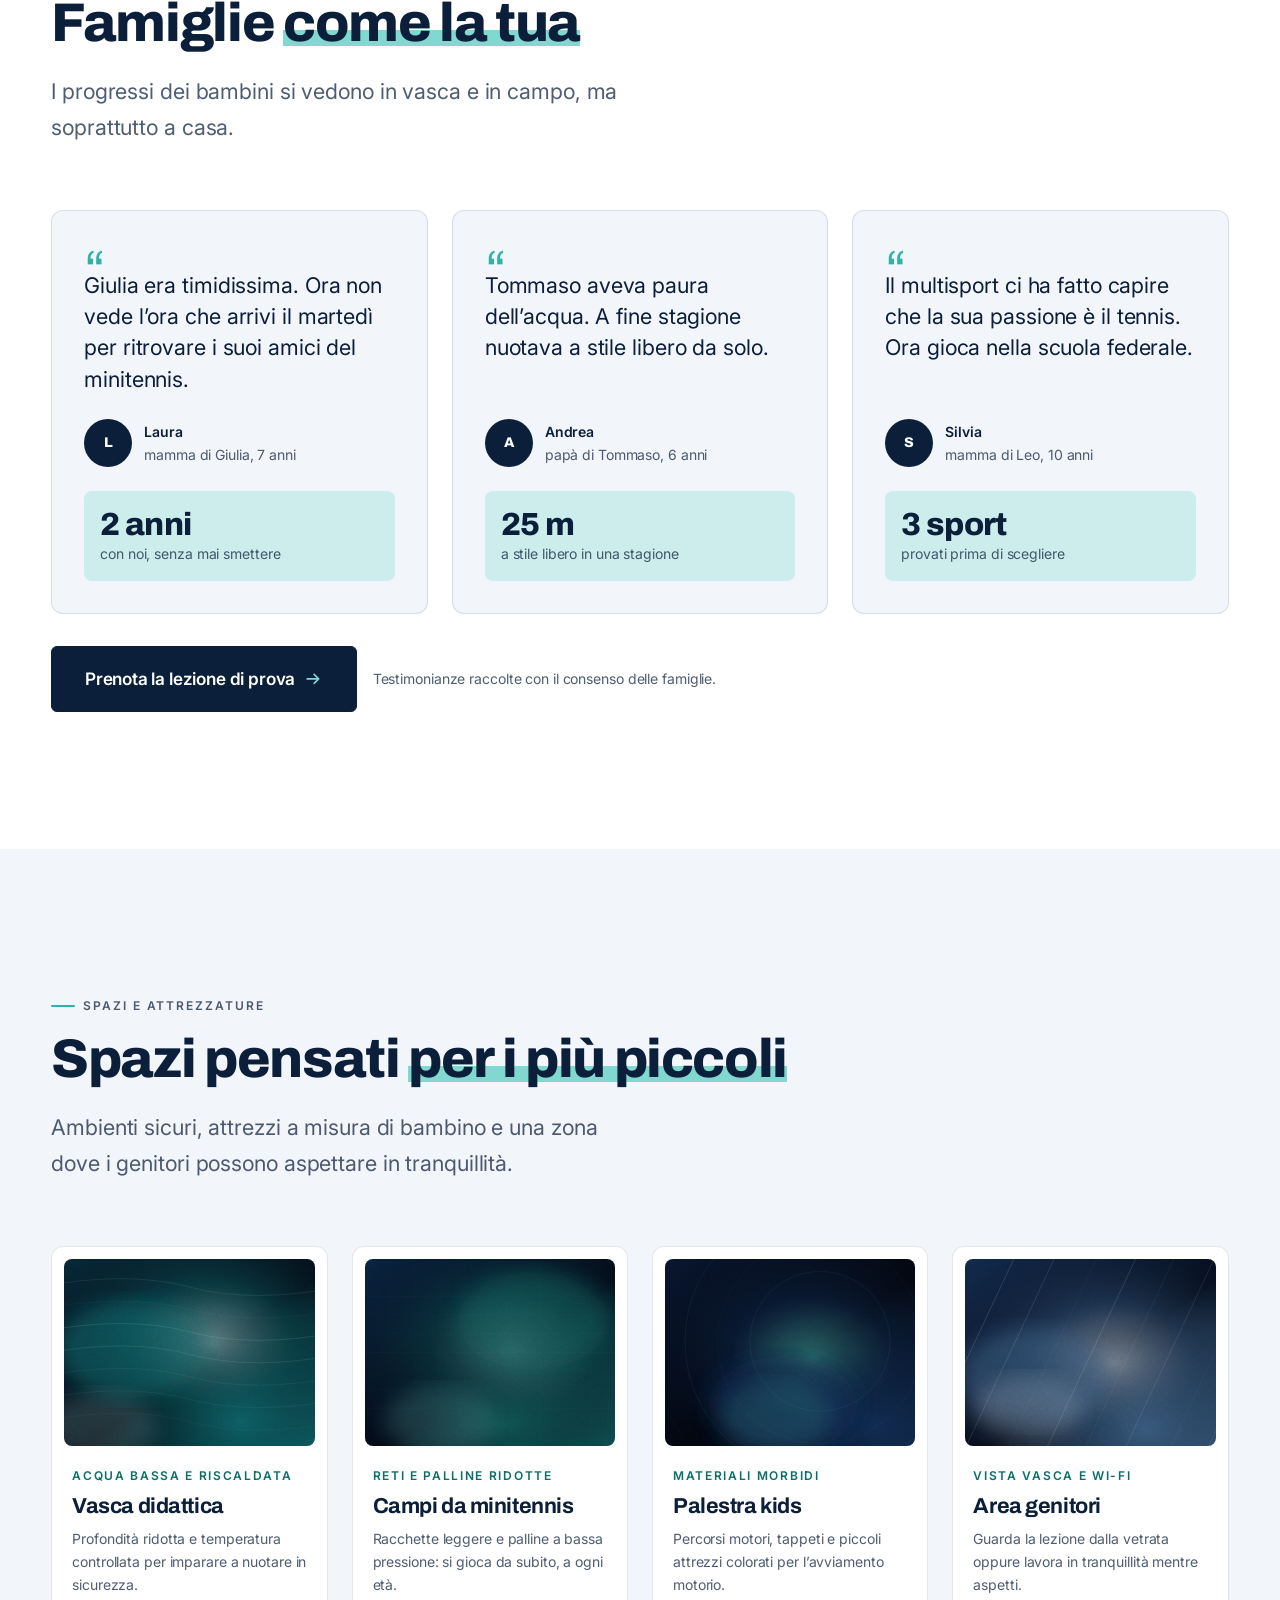
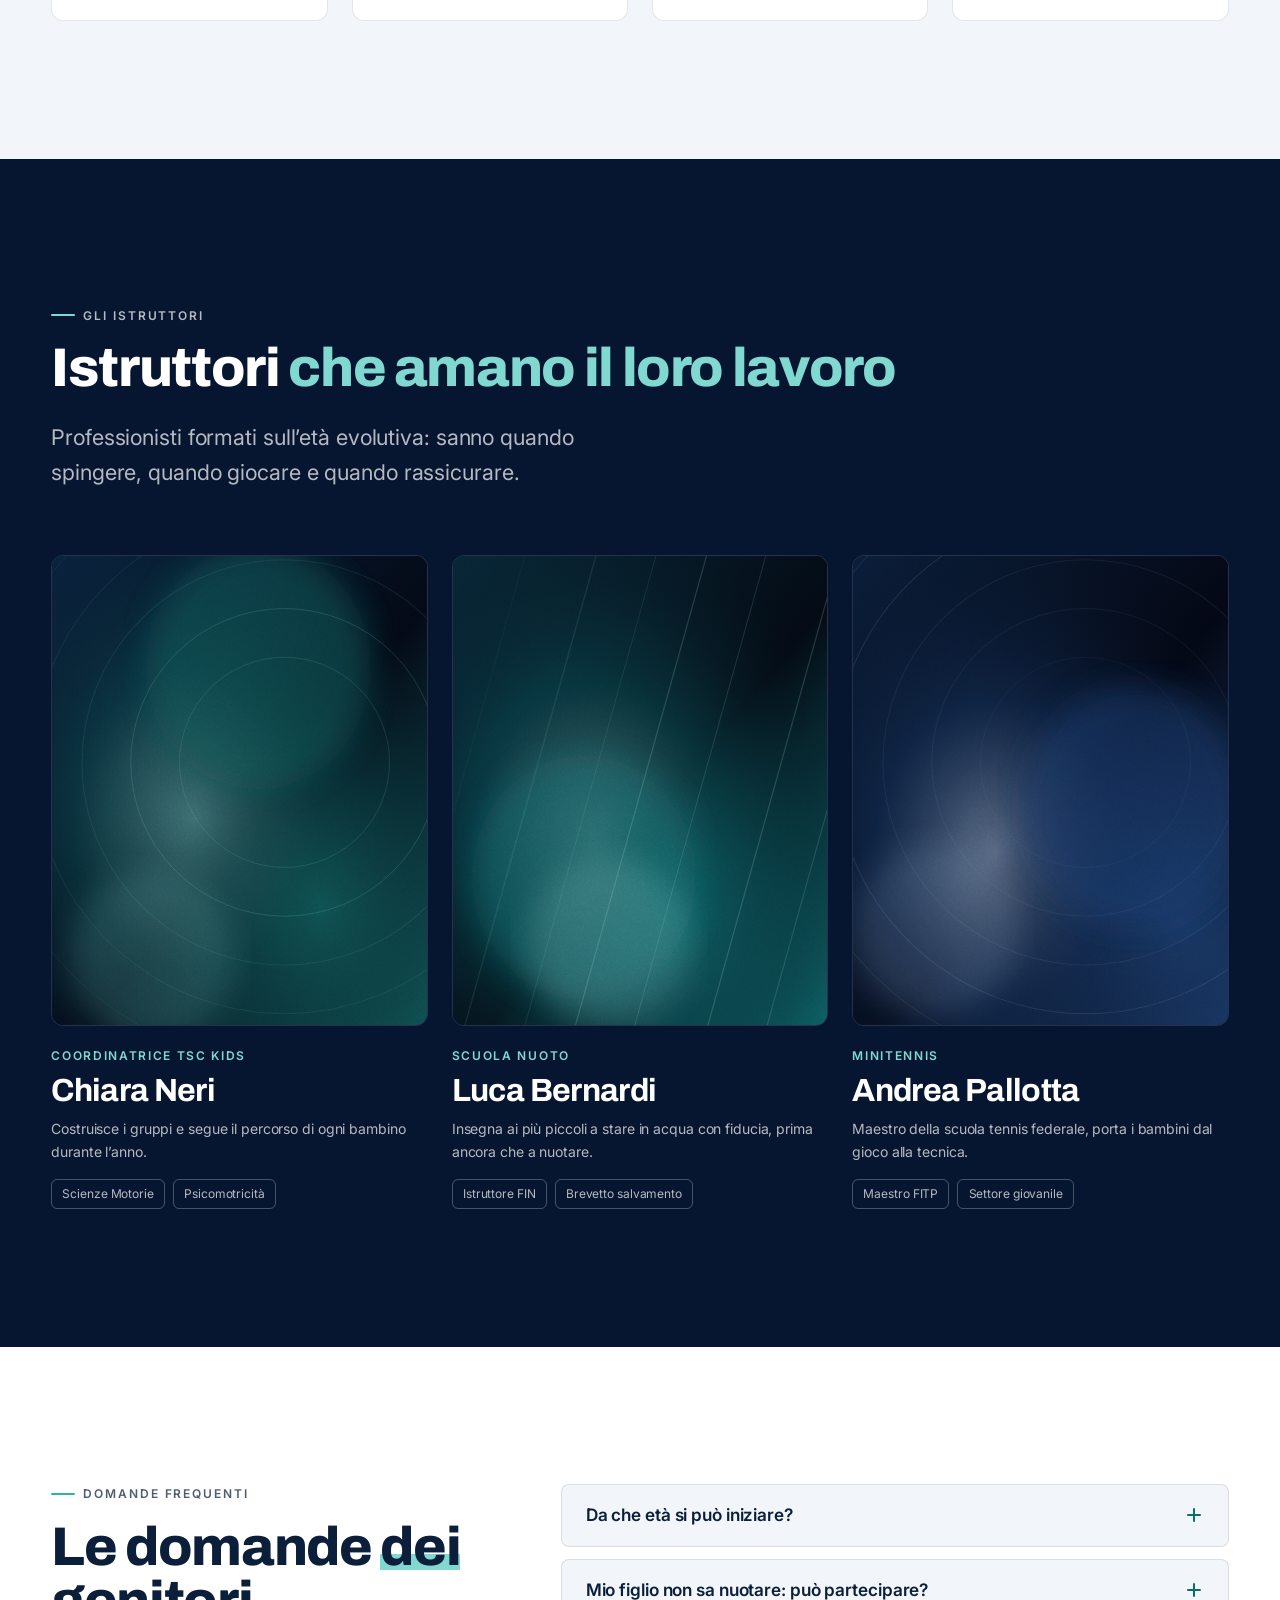
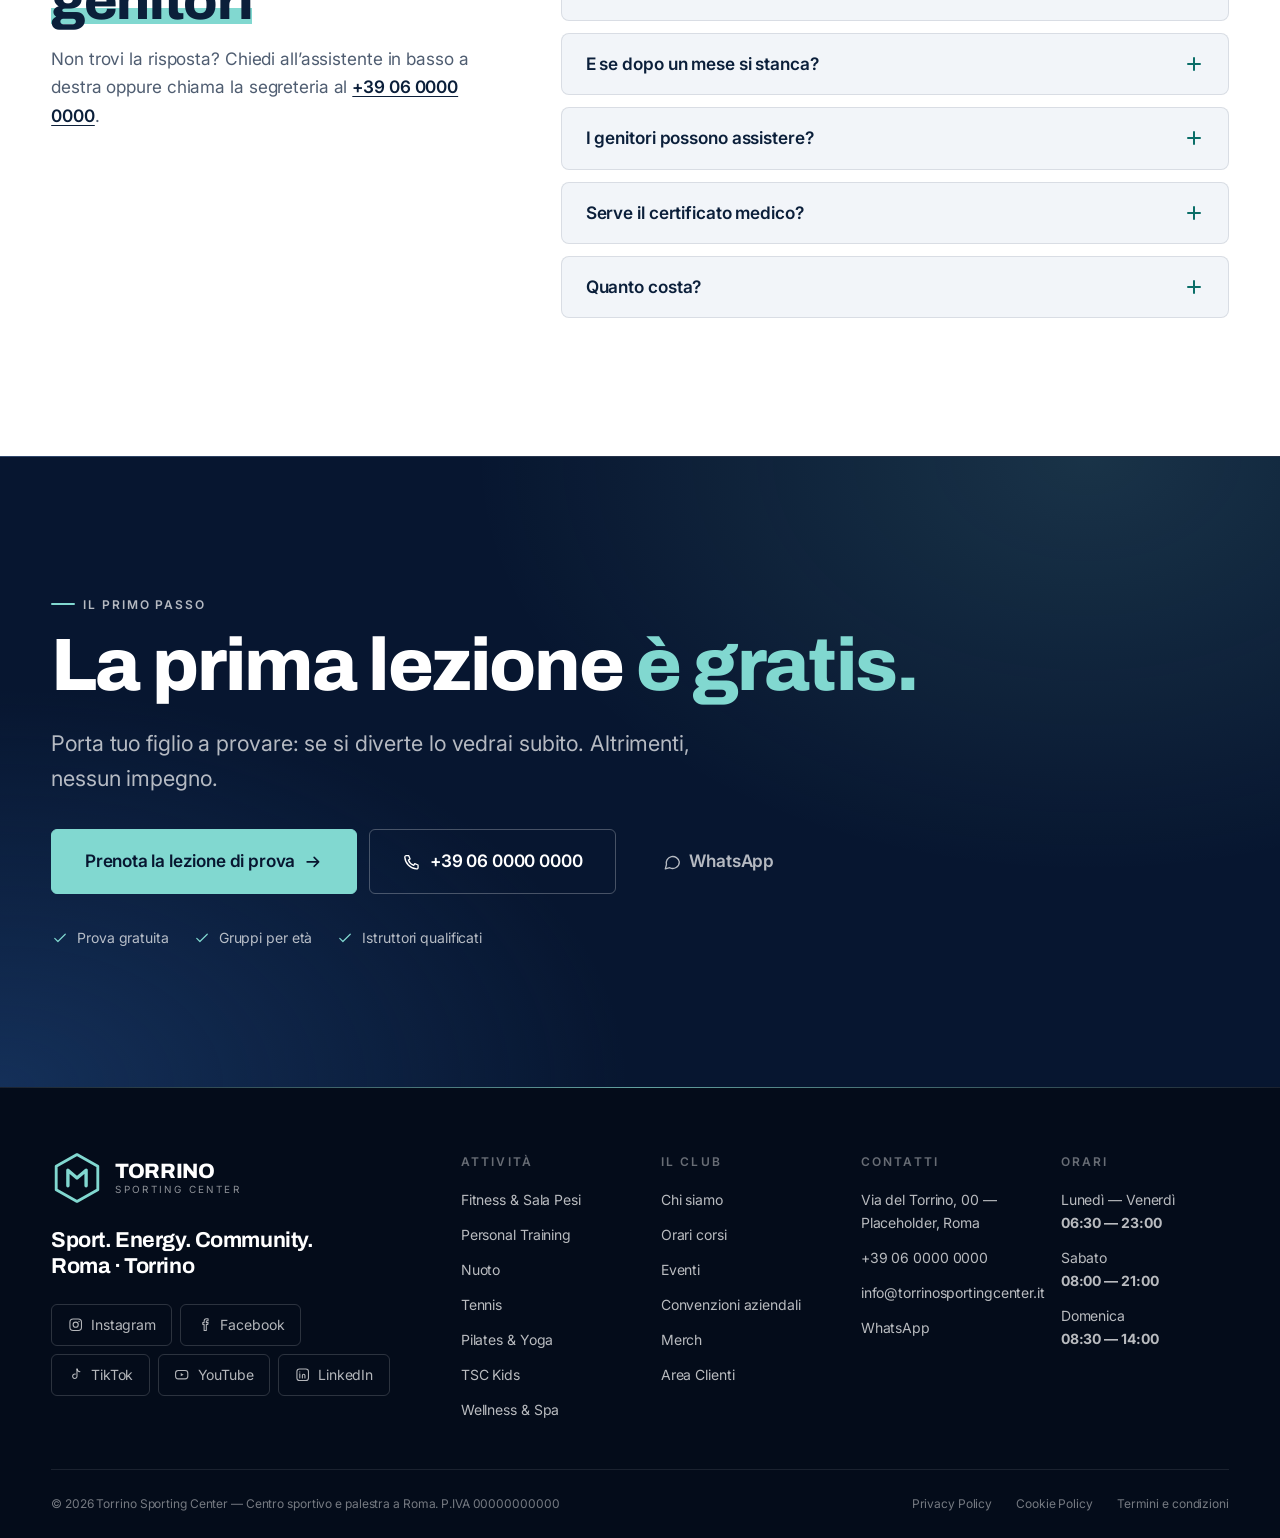
<file: kids.html>
<!DOCTYPE html>
<html lang="it">
<head>
<meta charset="utf-8">
<meta name="viewport" content="width=device-width, initial-scale=1">

<!-- SEO — keyword primaria di questa pagina: [corsi sportivi bambini Roma] -->
<title>Corsi Sportivi per Bambini a Roma — Prova gratuita | TSC Kids</title>
<meta name="description" content="Corsi sportivi per bambini dai 3 ai 13 anni a Roma Torrino: multisport, nuoto e minitennis in piccoli gruppi con istruttori qualificati. Prenota la lezione di prova gratuita.">
<meta name="robots" content="index, follow">
<meta name="theme-color" content="#071428">
<link rel="canonical" href="https://www.torrinosportingcenter.it/kids.html">

<meta property="og:type" content="website">
<meta property="og:locale" content="it_IT">
<meta property="og:site_name" content="Torrino Sporting Center">
<meta property="og:title" content="TSC Kids — Sport per bambini dai 3 ai 13 anni">
<meta property="og:description" content="Troppo schermo, poco movimento? Multisport, nuoto e minitennis: la prima lezione è gratis.">
<meta property="og:url" content="https://www.torrinosportingcenter.it/kids.html">
<meta property="og:image" content="https://www.torrinosportingcenter.it/assets/images/kids-hero.svg">

<link rel="icon" href="assets/icons/logoTorrino.svg" type="image/svg+xml">
<link rel="preconnect" href="https://fonts.googleapis.com">
<link rel="preconnect" href="https://fonts.gstatic.com" crossorigin>
<link rel="stylesheet" href="https://fonts.googleapis.com/css2?family=Archivo:wght@600;700;800;900&family=Inter:wght@300;400;500;600&display=swap">
<link rel="stylesheet" href="css/style.css">
</head>

<!-- Pagina verticale: tutti i contenuti arrivano da TSC.verticals.kids (js/data.js) -->
<body data-vertical="kids">
<a class="skip-link" href="#main">Salta al contenuto principale</a>
<div data-layout="header"></div>

<main id="main">
  <div id="vertical"></div>
</main>

<div data-layout="footer"></div>

<script type="application/ld+json">
{
  "@context": "https://schema.org",
  "@type": "BreadcrumbList",
  "itemListElement": [
    { "@type": "ListItem", "position": 1, "name": "Home", "item": "https://www.torrinosportingcenter.it/" },
    { "@type": "ListItem", "position": 2, "name": "Attività", "item": "https://www.torrinosportingcenter.it/attivita.html" },
    { "@type": "ListItem", "position": 3, "name": "TSC Kids", "item": "https://www.torrinosportingcenter.it/kids.html" }
  ]
}
</script>

<script src="js/data.js"></script>
<script src="js/layout.js"></script>
<script src="js/script.js"></script>
</body>
</html>
</file>
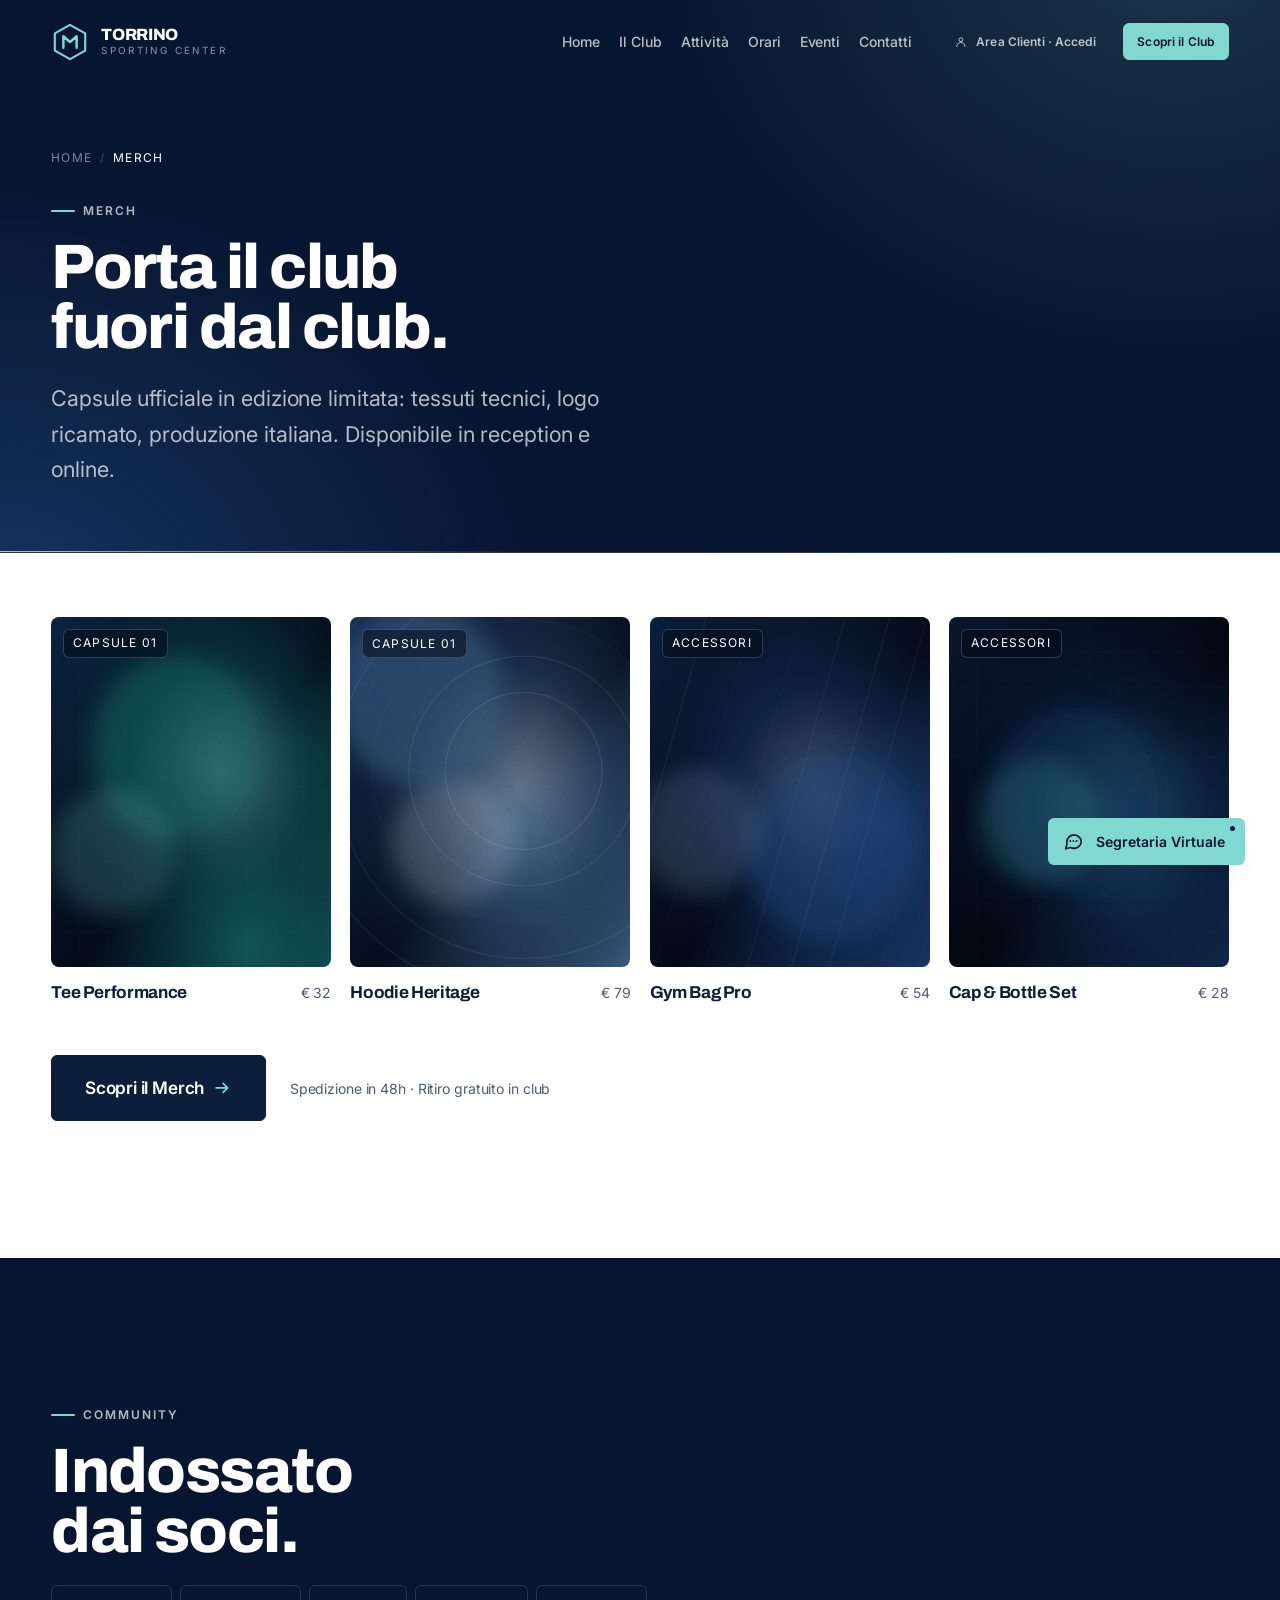
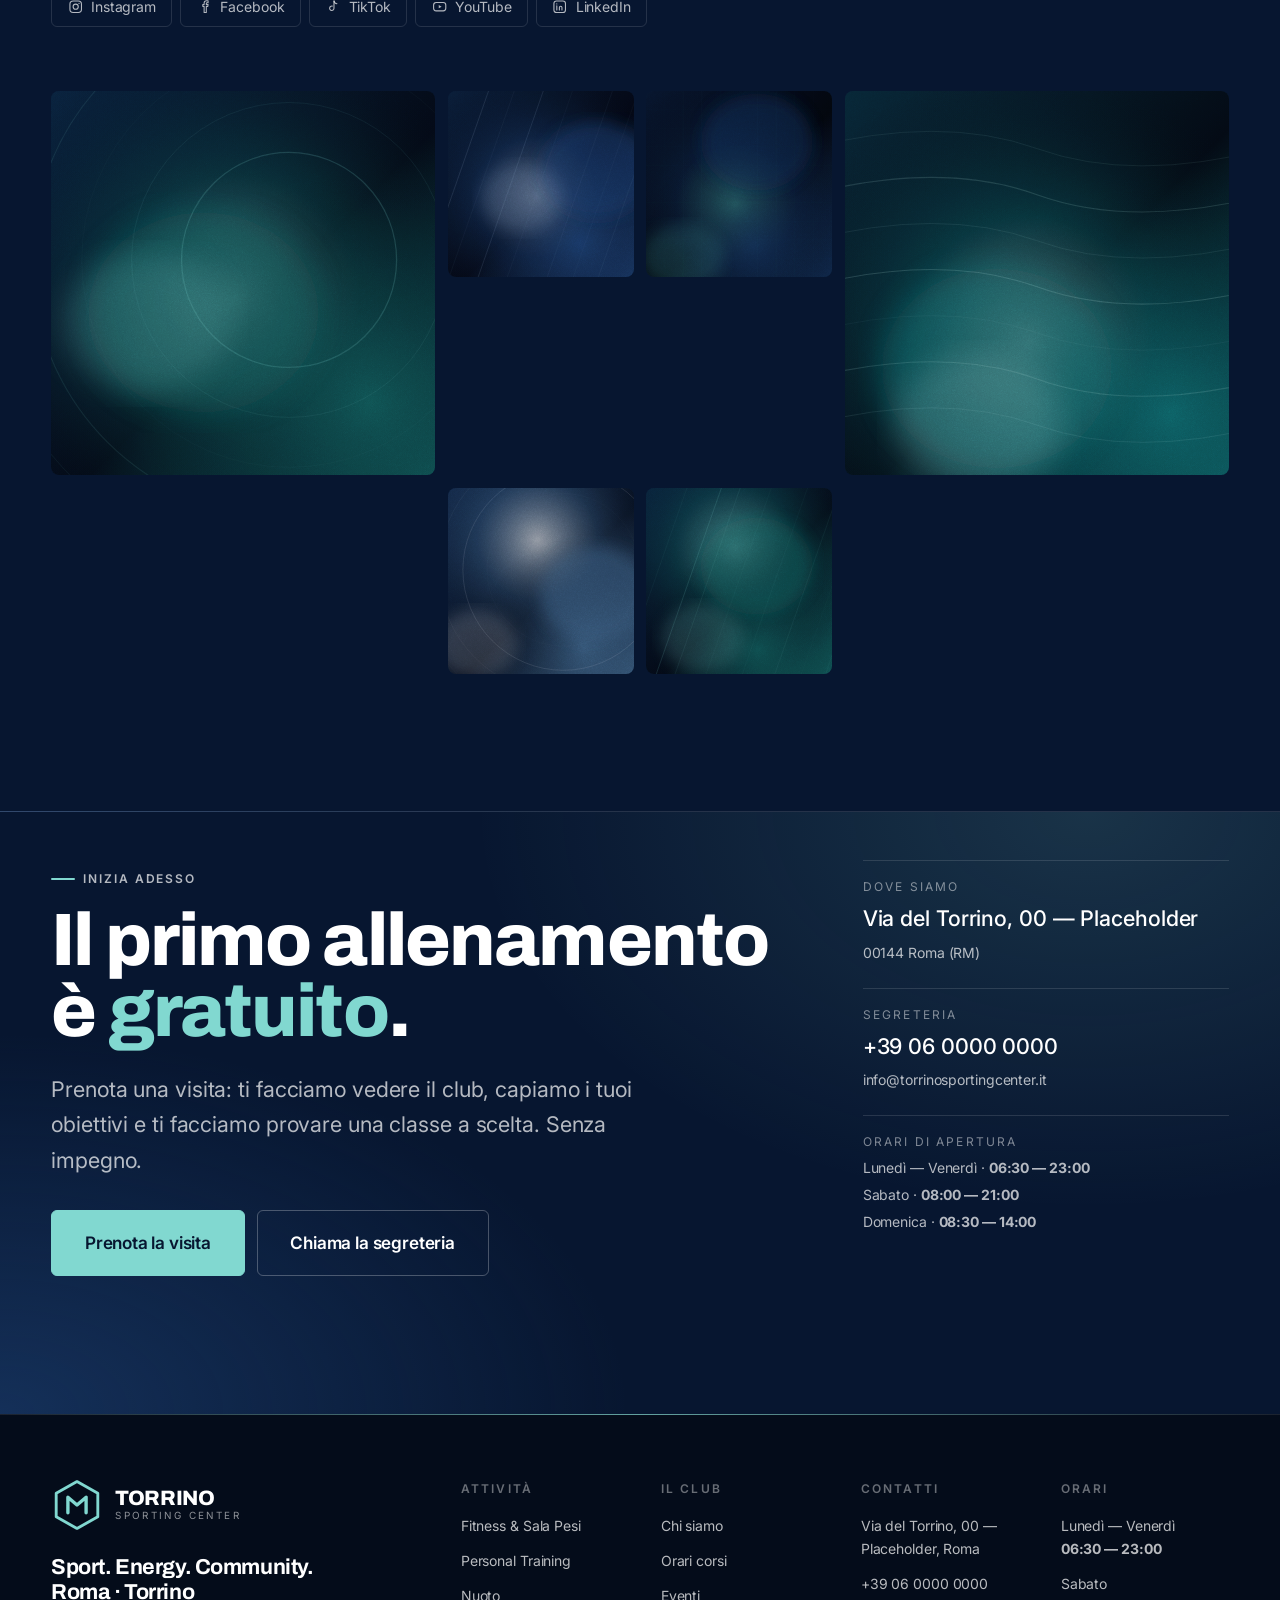
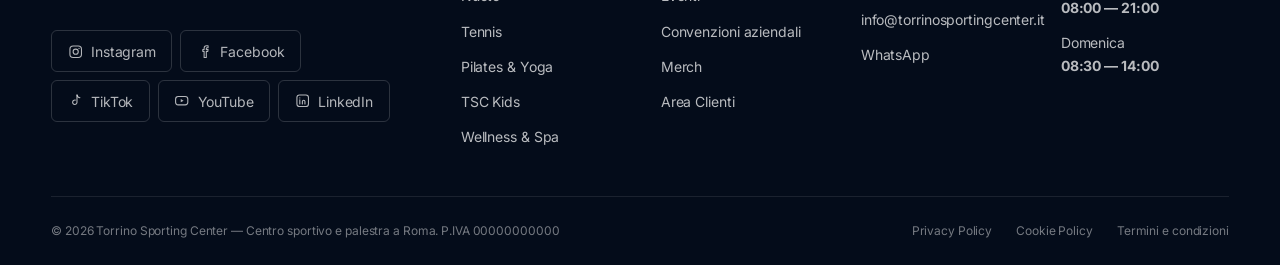
<file: merch.html>
<!DOCTYPE html>
<html lang="it">
<head>
<meta charset="utf-8">
<meta name="viewport" content="width=device-width, initial-scale=1">

<!-- SEO — keyword primaria di questa pagina: [abbigliamento sportivo club Roma] -->
<title>Merch — La capsule ufficiale del club | Torrino Sporting Center</title>
<meta name="description" content="T-shirt tecniche, felpe, borsoni e accessori brandizzati del Torrino Sporting Center. Capsule ufficiale in edizione limitata, ritiro gratuito in club.">
<meta name="robots" content="index, follow">
<meta name="theme-color" content="#071428">
<link rel="canonical" href="https://www.torrinosportingcenter.it/merch.html">

<meta property="og:type" content="website">
<meta property="og:locale" content="it_IT">
<meta property="og:site_name" content="Torrino Sporting Center">
<meta property="og:title" content="Merch — Torrino Sporting Center">
<meta property="og:description" content="La capsule ufficiale del club: tessuti tecnici, logo ricamato, produzione italiana.">
<meta property="og:url" content="https://www.torrinosportingcenter.it/merch.html">
<meta property="og:image" content="https://www.torrinosportingcenter.it/assets/images/merch-01.svg">

<link rel="icon" href="assets/icons/logoTorrino.svg" type="image/svg+xml">
<link rel="preconnect" href="https://fonts.googleapis.com">
<link rel="preconnect" href="https://fonts.gstatic.com" crossorigin>
<link rel="stylesheet" href="https://fonts.googleapis.com/css2?family=Archivo:wght@600;700;800;900&family=Inter:wght@300;400;500;600&display=swap">
<link rel="stylesheet" href="css/style.css">
</head>

<body>
<a class="skip-link" href="#main">Salta al contenuto principale</a>
<div data-layout="header"></div>

<main id="main">
  <section class="page-hero">
    <div class="shell">
      <nav class="crumbs" aria-label="Percorso di navigazione">
        <a href="index.html">Home</a><span aria-hidden="true">/</span><span aria-current="page">Merch</span>
      </nav>
      <div class="page-hero__inner">
        <div>
          <p class="eyebrow">Merch</p>
          <h1>Porta il club<br>fuori dal club.</h1>
        </div>
        <p class="page-hero__lead">
          Capsule ufficiale in edizione limitata: tessuti tecnici, logo ricamato,
          produzione italiana. Disponibile in reception e online.
        </p>
      </div>
    </div>
  </section>

  <section class="merch section section--light">
    <div class="shell">
      <div class="merch__grid" id="merch-grid"></div>

      <div class="merch__cta reveal">
        <!-- href impostato da js/script.js con TSC.merchStoreUrl -->
        <a class="btn btn--primary btn--lg" id="merch-store-link" href="#">
          Scopri il Merch
          <span class="btn__icon" aria-hidden="true"><svg viewBox="0 0 24 24" fill="none"><path d="M5 12h14m0 0-5.5-5.5M19 12l-5.5 5.5" stroke="currentColor" stroke-width="1.9" stroke-linecap="round" stroke-linejoin="round"/></svg></span>
        </a>
        <span class="u-muted">Spedizione in 48h · Ritiro gratuito in club</span>
      </div>
    </div>
  </section>

  <section class="social section">
    <div class="shell">
      <div class="section__head">
        <div>
          <p class="eyebrow reveal">Community</p>
          <h2 class="display reveal" data-delay="60">Indossato<br>dai soci.</h2>
        </div>
        <ul class="social__links reveal" id="social-links" data-delay="120"></ul>
      </div>

      <div class="feed" id="feed"></div>
    </div>
  </section>

  <div data-layout="cta"></div>
</main>

<div data-layout="footer"></div>

<script type="application/ld+json">
{
  "@context": "https://schema.org",
  "@type": "BreadcrumbList",
  "itemListElement": [
    { "@type": "ListItem", "position": 1, "name": "Home", "item": "https://www.torrinosportingcenter.it/" },
    { "@type": "ListItem", "position": 2, "name": "Merch", "item": "https://www.torrinosportingcenter.it/merch.html" }
  ]
}
</script>

<script src="js/data.js"></script>
<script src="js/layout.js"></script>
<script src="js/script.js"></script>
</body>
</html>
</file>
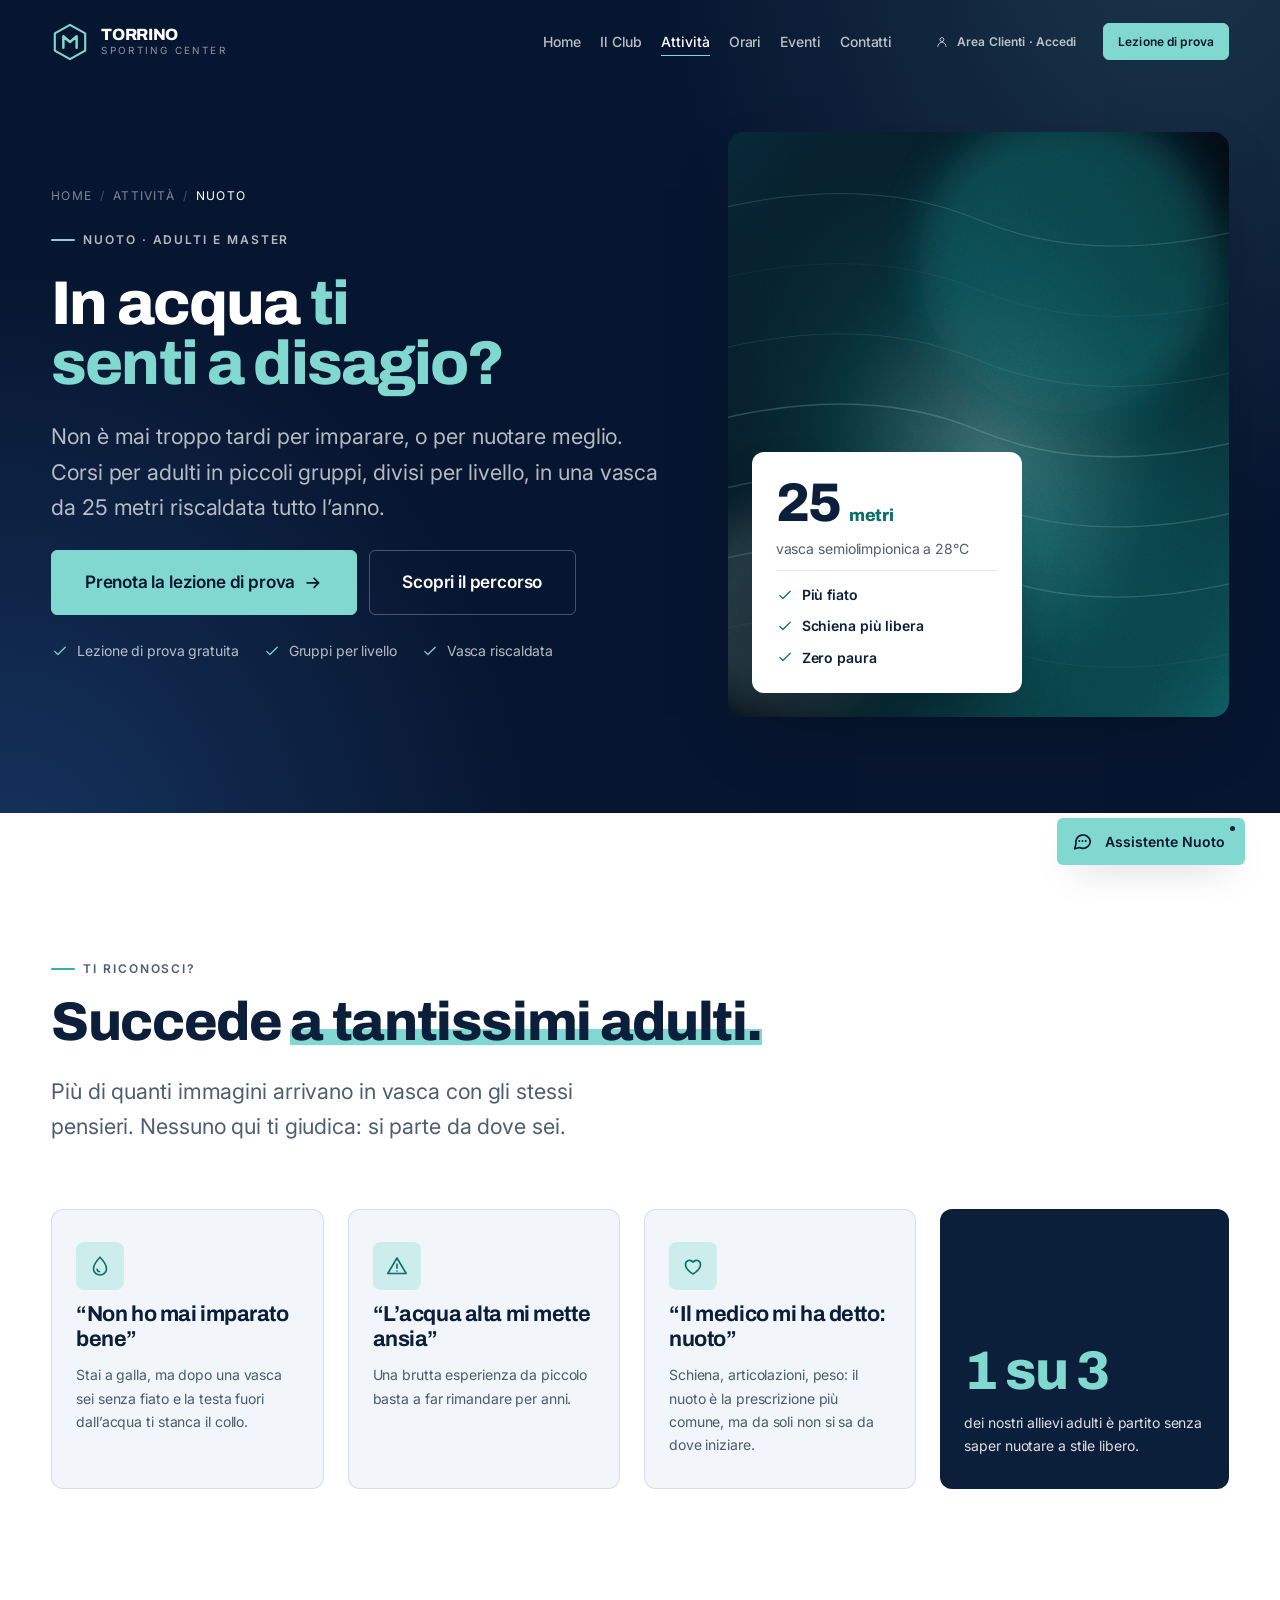
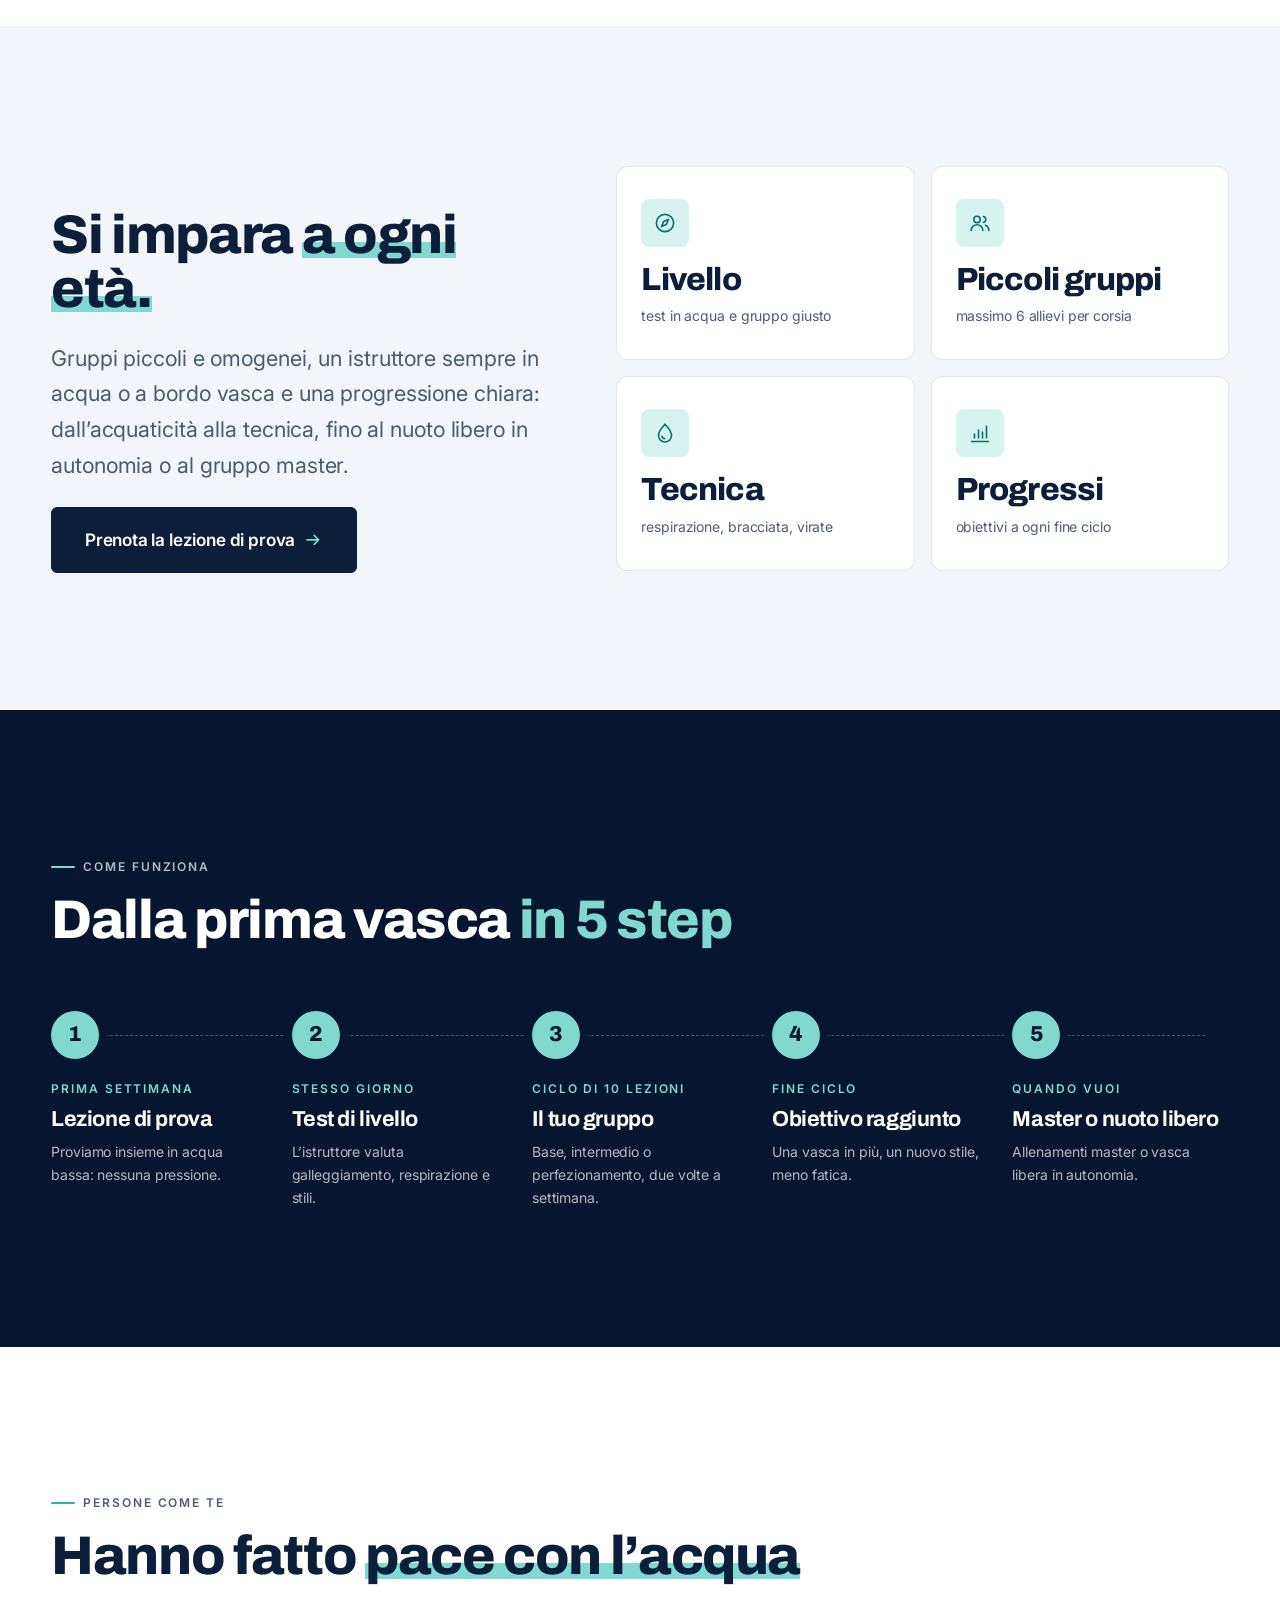
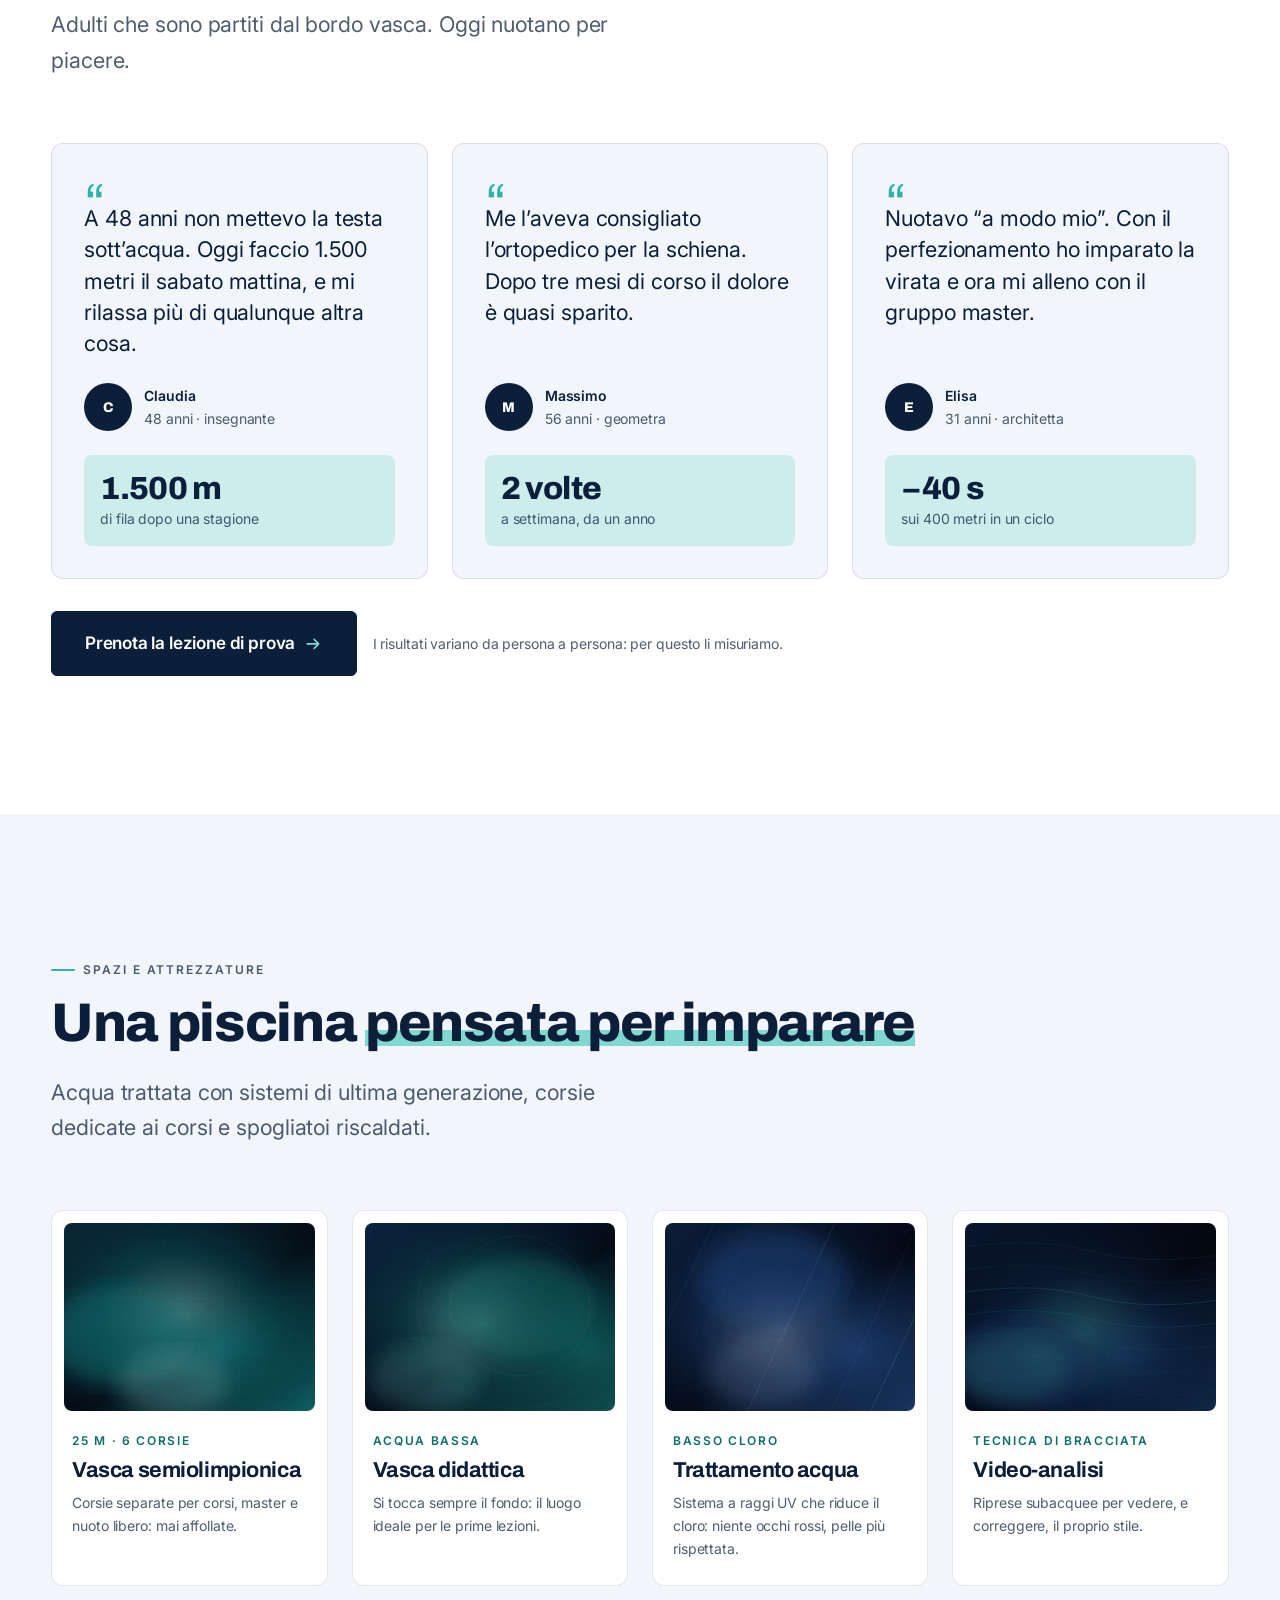
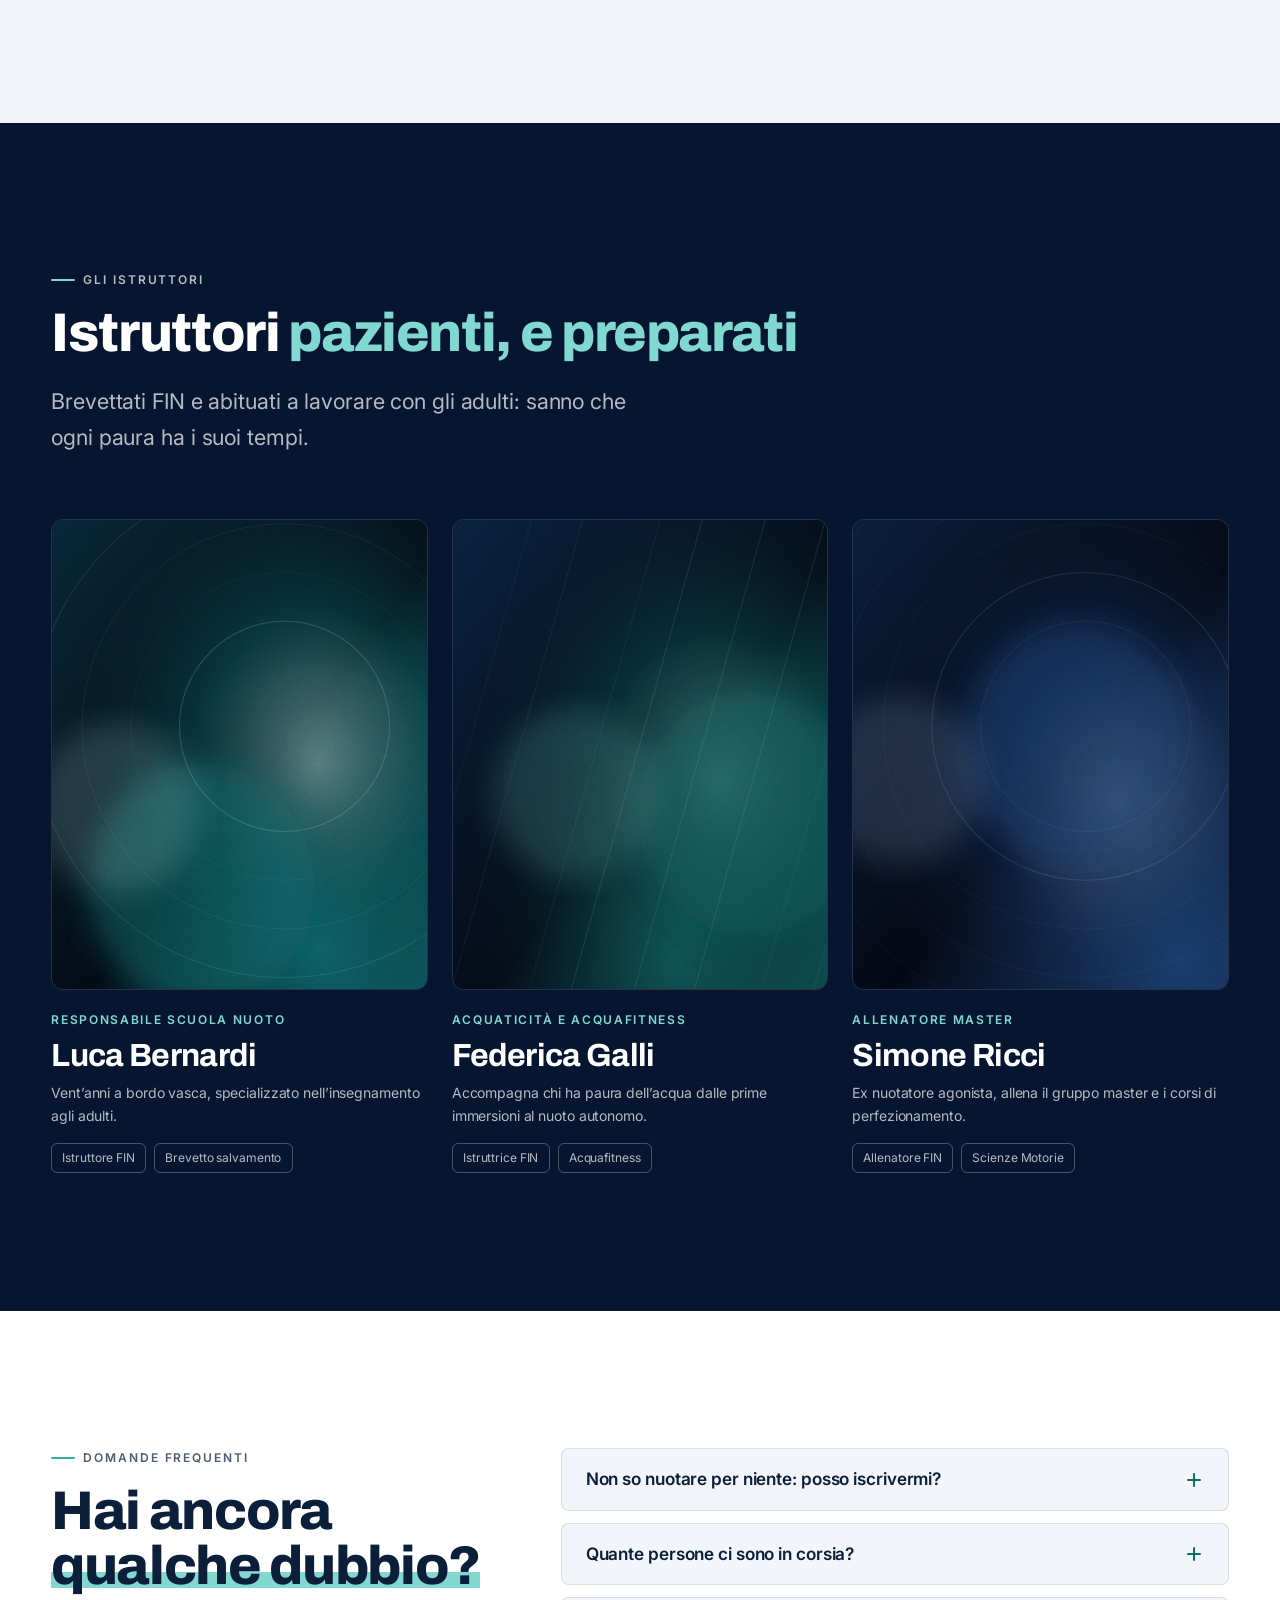
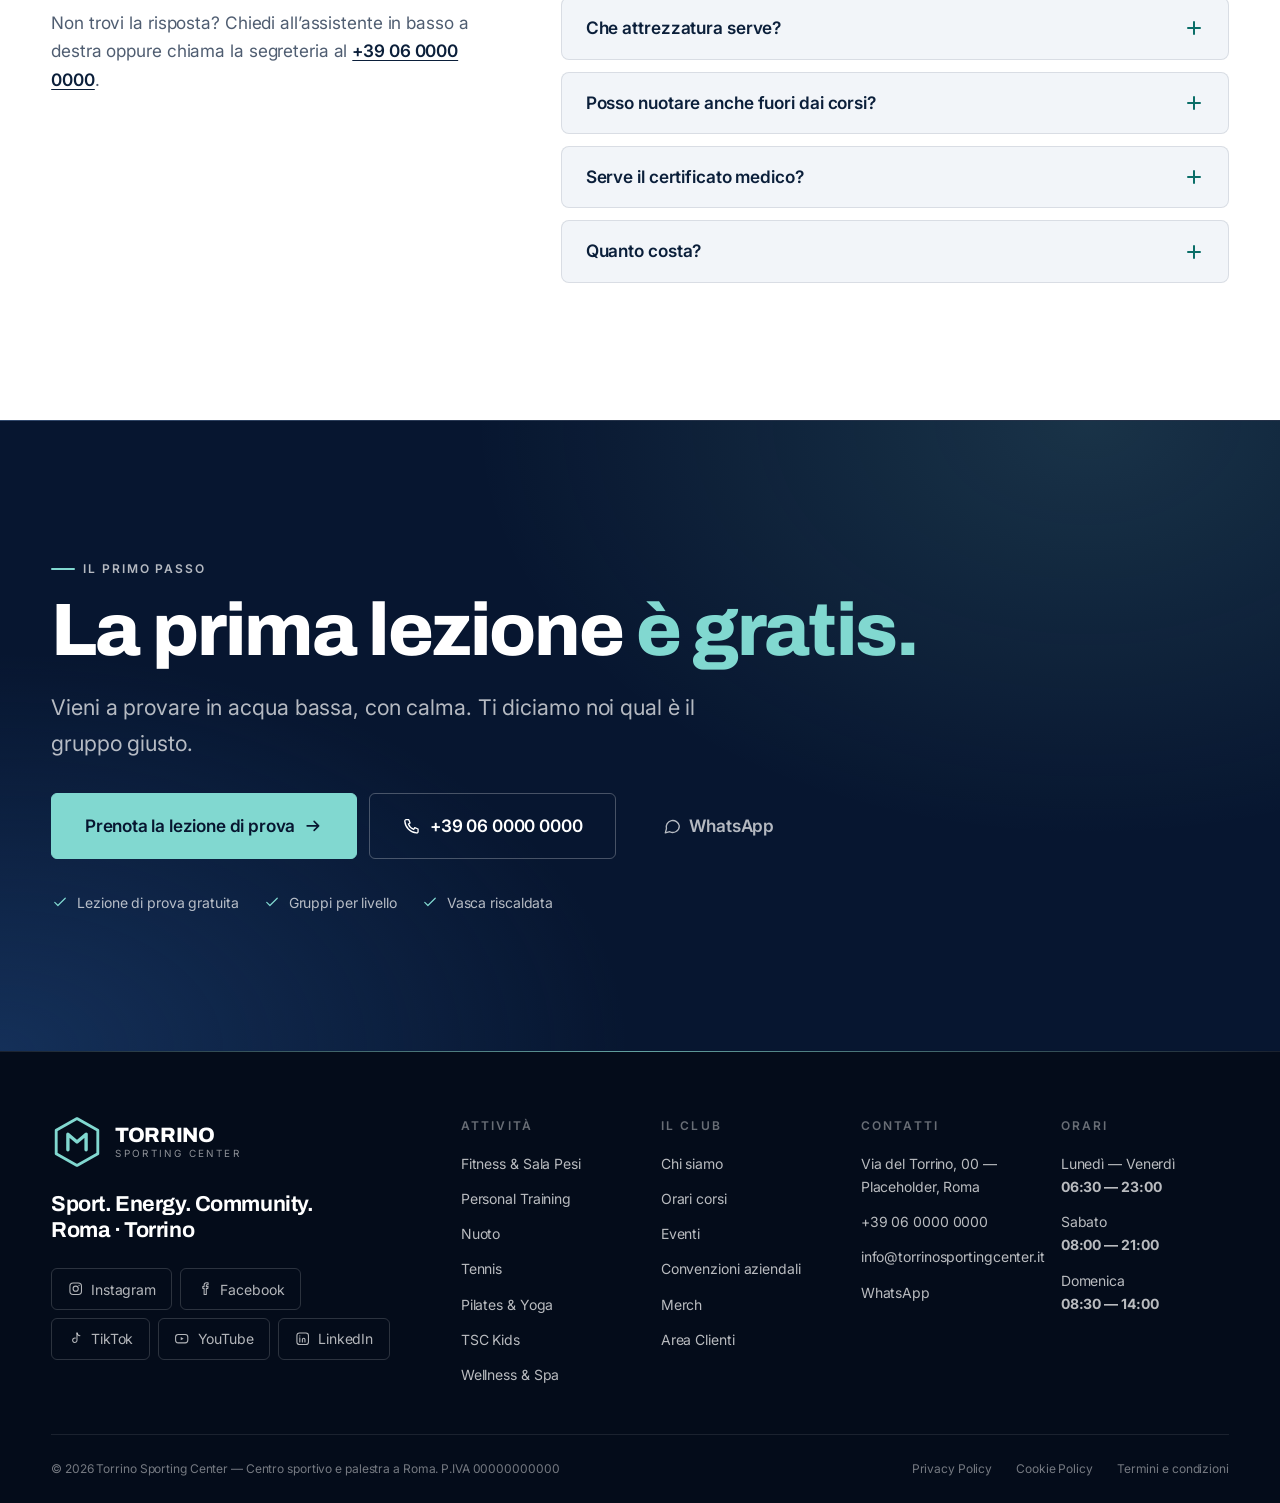
<file: nuoto.html>
<!DOCTYPE html>
<html lang="it">
<head>
<meta charset="utf-8">
<meta name="viewport" content="width=device-width, initial-scale=1">

<!-- SEO — keyword primaria di questa pagina: [corsi nuoto adulti Roma] -->
<title>Corsi di nuoto per adulti a Roma — Lezione di prova gratuita | Torrino Sporting Center</title>
<meta name="description" content="Corsi di nuoto per adulti a Roma Torrino: acquaticità, base, perfezionamento e master in vasca da 25 m riscaldata. Gruppi per livello, prova gratuita.">
<meta name="robots" content="index, follow">
<meta name="theme-color" content="#071428">
<link rel="canonical" href="https://www.torrinosportingcenter.it/nuoto.html">

<meta property="og:type" content="website">
<meta property="og:locale" content="it_IT">
<meta property="og:site_name" content="Torrino Sporting Center">
<meta property="og:title" content="Nuoto — Torrino Sporting Center">
<meta property="og:description" content="In acqua ti senti a disagio? Corsi per adulti in piccoli gruppi, dalla prima vasca al gruppo master.">
<meta property="og:url" content="https://www.torrinosportingcenter.it/nuoto.html">
<meta property="og:image" content="https://www.torrinosportingcenter.it/assets/images/nuoto-hero.svg">

<link rel="icon" href="assets/icons/logoTorrino.svg" type="image/svg+xml">
<link rel="preconnect" href="https://fonts.googleapis.com">
<link rel="preconnect" href="https://fonts.gstatic.com" crossorigin>
<link rel="stylesheet" href="https://fonts.googleapis.com/css2?family=Archivo:wght@600;700;800;900&family=Inter:wght@300;400;500;600&display=swap">
<link rel="stylesheet" href="css/style.css">
</head>

<!-- Pagina verticale: tutti i contenuti arrivano da TSC.verticals.nuoto (js/data.js) -->
<body data-vertical="nuoto">
<a class="skip-link" href="#main">Salta al contenuto principale</a>
<div data-layout="header"></div>

<main id="main">
  <div id="vertical"></div>
</main>

<div data-layout="footer"></div>

<script type="application/ld+json">
{
  "@context": "https://schema.org",
  "@type": "BreadcrumbList",
  "itemListElement": [
    { "@type": "ListItem", "position": 1, "name": "Home", "item": "https://www.torrinosportingcenter.it/" },
    { "@type": "ListItem", "position": 2, "name": "Attività", "item": "https://www.torrinosportingcenter.it/attivita.html" },
    { "@type": "ListItem", "position": 3, "name": "Nuoto", "item": "https://www.torrinosportingcenter.it/nuoto.html" }
  ]
}
</script>

<script src="js/data.js"></script>
<script src="js/layout.js"></script>
<script src="js/script.js"></script>
</body>
</html>
</file>
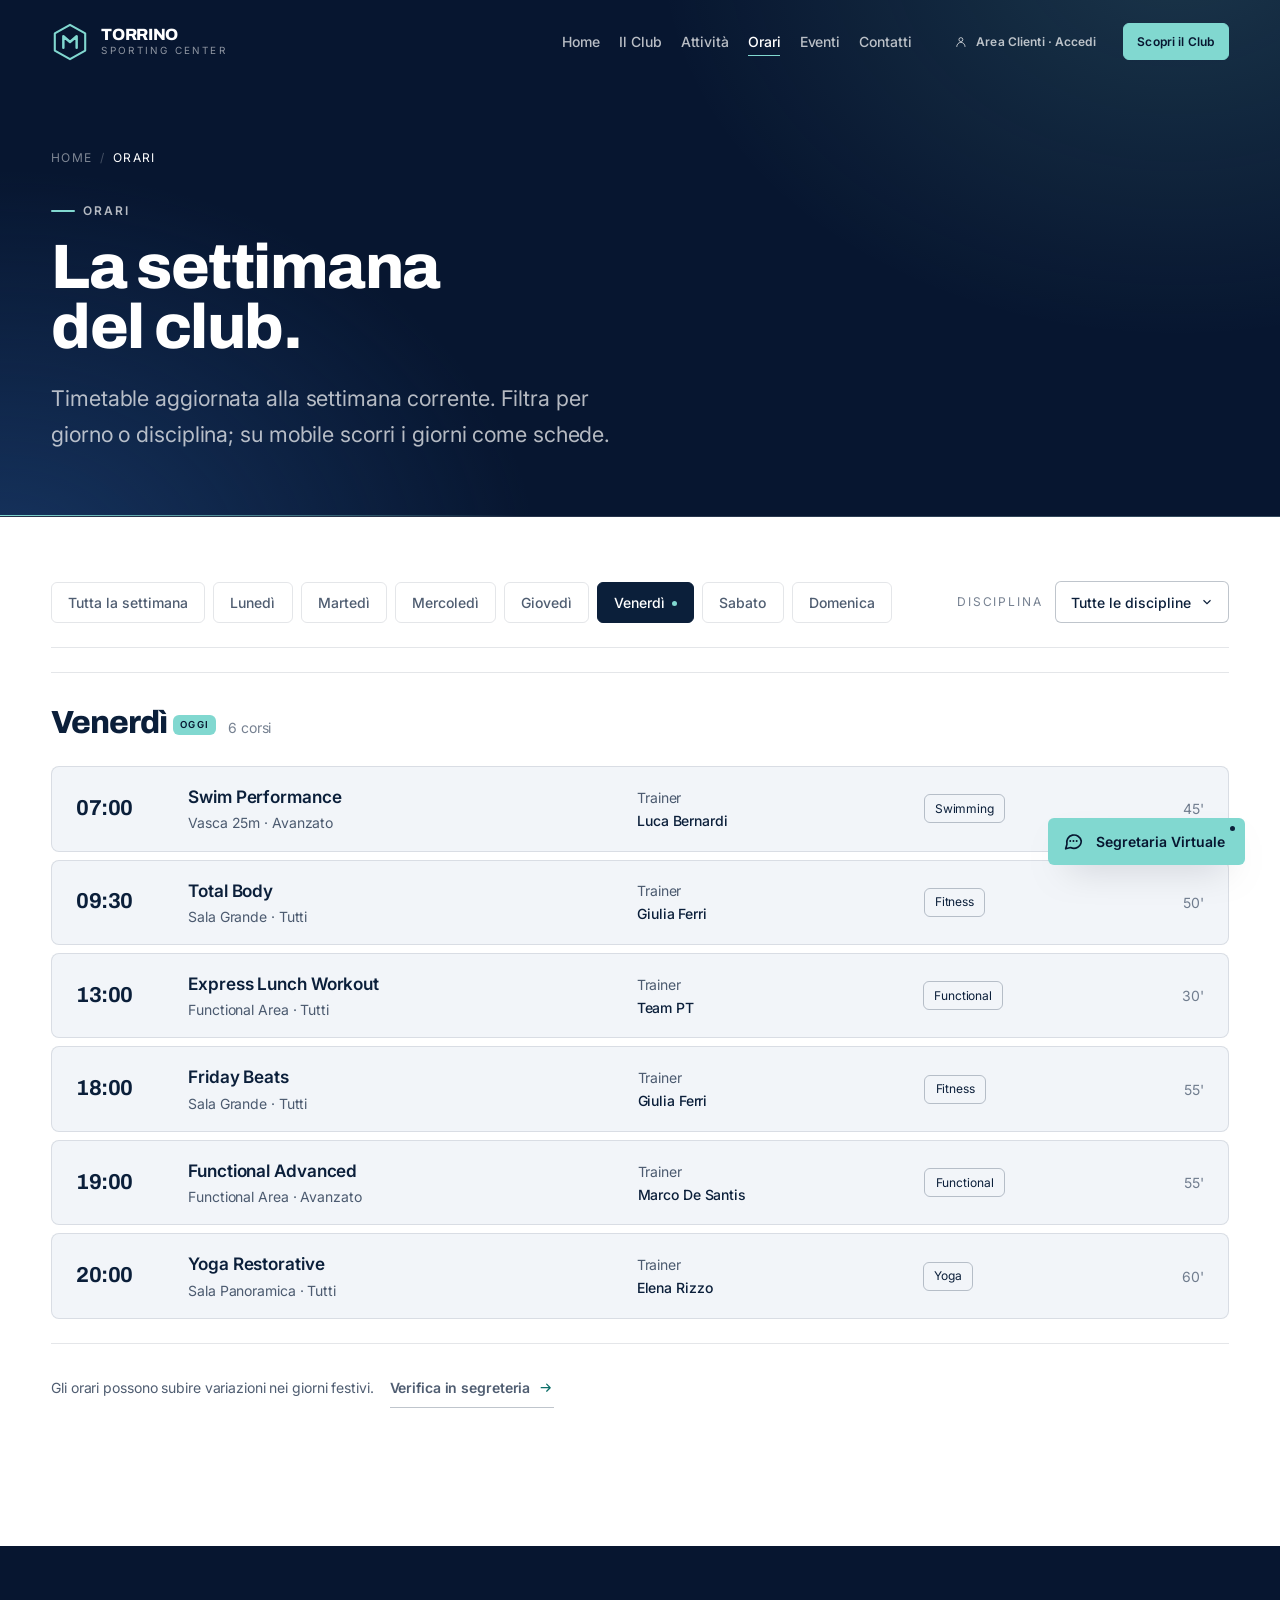
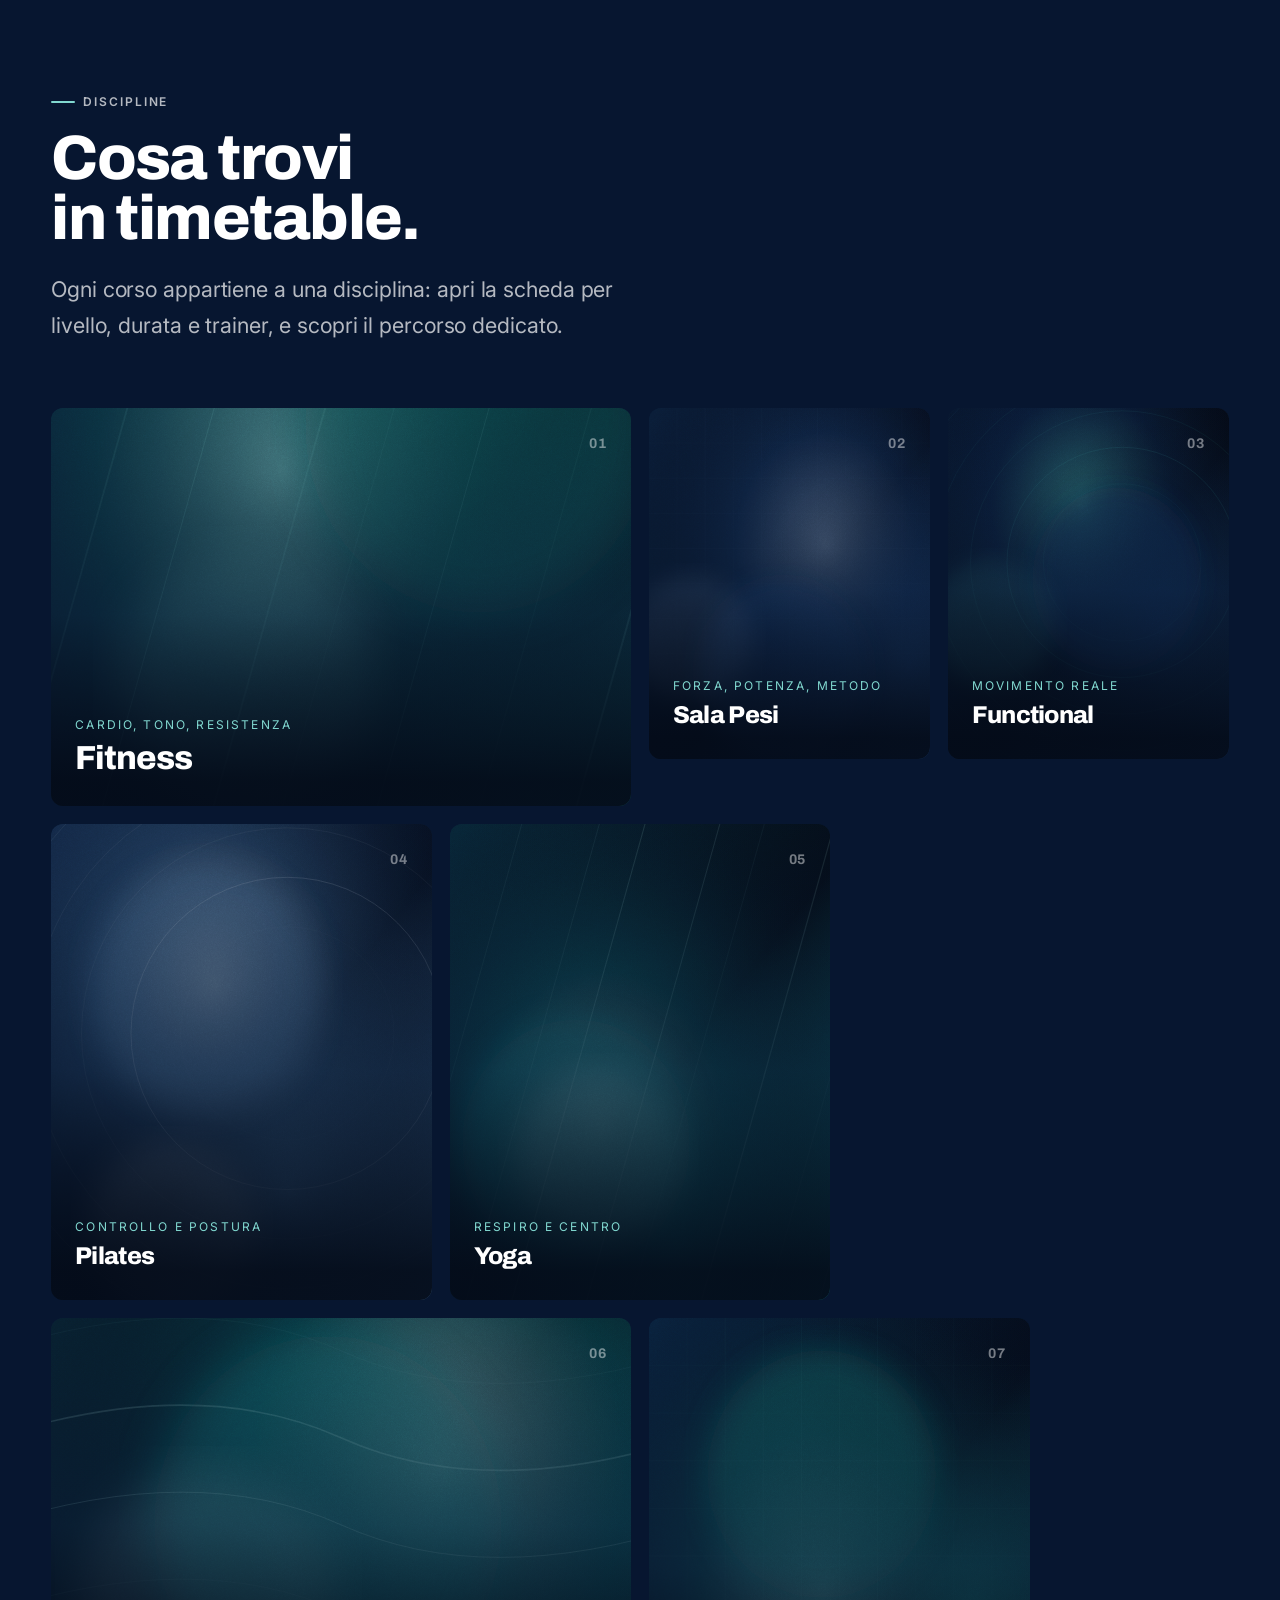
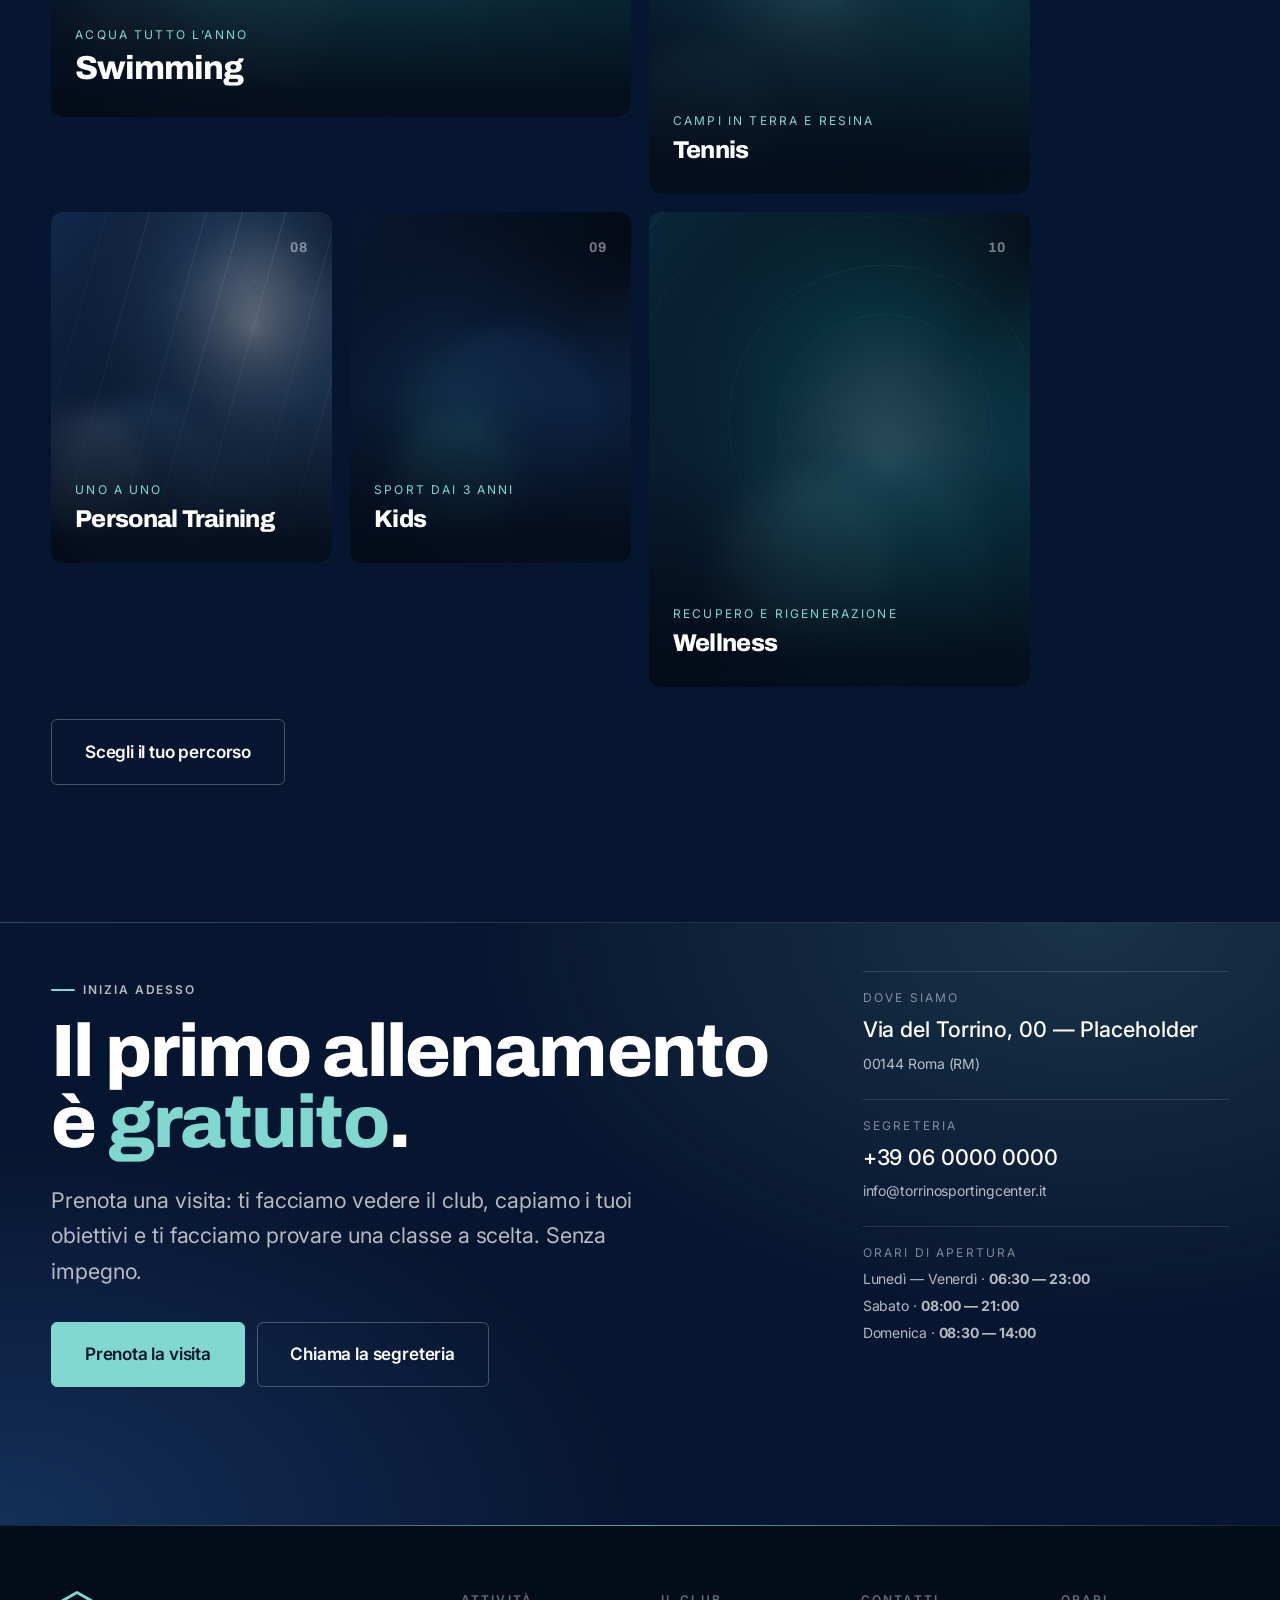
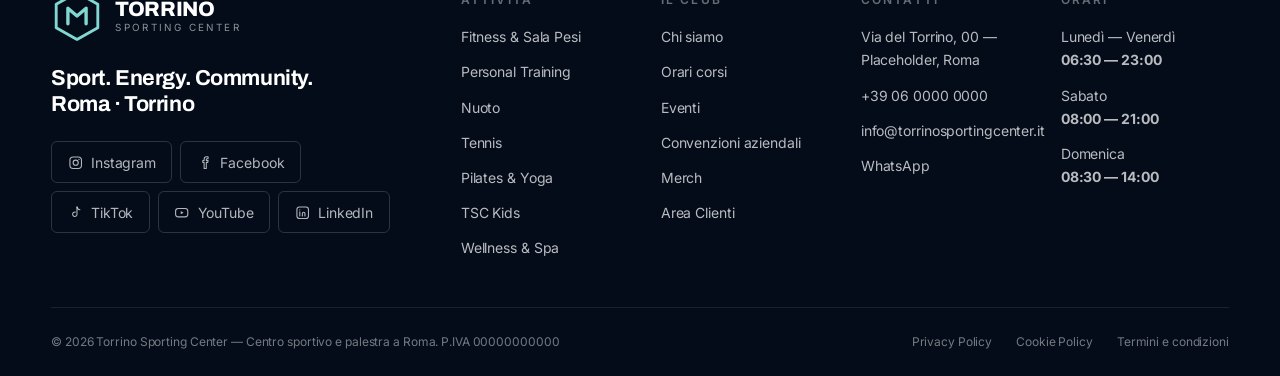
<file: orari.html>
<!DOCTYPE html>
<html lang="it">
<head>
<meta charset="utf-8">
<meta name="viewport" content="width=device-width, initial-scale=1">

<!-- SEO — keyword primaria di questa pagina: [orari corsi palestra Roma] -->
<title>Orari dei Corsi — Timetable settimanale | Torrino Sporting Center</title>
<meta name="description" content="Timetable aggiornata dei corsi del centro sportivo a Roma Torrino: functional, pilates, yoga, nuoto, tennis e fitness. Filtra per giorno e disciplina.">
<meta name="robots" content="index, follow">
<meta name="theme-color" content="#071428">
<link rel="canonical" href="https://www.torrinosportingcenter.it/orari.html">

<meta property="og:type" content="website">
<meta property="og:locale" content="it_IT">
<meta property="og:site_name" content="Torrino Sporting Center">
<meta property="og:title" content="Orari dei Corsi — Torrino Sporting Center">
<meta property="og:description" content="La timetable settimanale del club: filtra per giorno e per disciplina.">
<meta property="og:url" content="https://www.torrinosportingcenter.it/orari.html">
<meta property="og:image" content="https://www.torrinosportingcenter.it/assets/images/hero-club.svg">

<link rel="icon" href="assets/icons/logoTorrino.svg" type="image/svg+xml">
<link rel="preconnect" href="https://fonts.googleapis.com">
<link rel="preconnect" href="https://fonts.gstatic.com" crossorigin>
<link rel="stylesheet" href="https://fonts.googleapis.com/css2?family=Archivo:wght@600;700;800;900&family=Inter:wght@300;400;500;600&display=swap">
<link rel="stylesheet" href="css/style.css">
</head>

<body>
<a class="skip-link" href="#main">Salta al contenuto principale</a>
<div data-layout="header"></div>

<main id="main">
  <section class="page-hero">
    <div class="shell">
      <nav class="crumbs" aria-label="Percorso di navigazione">
        <a href="index.html">Home</a><span aria-hidden="true">/</span><span aria-current="page">Orari</span>
      </nav>
      <div class="page-hero__inner">
        <div>
          <p class="eyebrow">Orari</p>
          <h1>La settimana<br>del club.</h1>
        </div>
        <p class="page-hero__lead">
          Timetable aggiornata alla settimana corrente. Filtra per giorno o disciplina;
          su mobile scorri i giorni come schede.
        </p>
      </div>
    </div>
  </section>

  <section class="schedule section section--light">
    <div class="shell">
      <div class="schedule__toolbar reveal">
        <div class="filters filters--days" role="group" aria-label="Filtra gli orari per giorno" id="day-filters"></div>
        <div class="schedule__select">
          <label for="schedule-category">Disciplina</label>
          <select id="schedule-category" aria-label="Filtra gli orari per disciplina"></select>
        </div>
      </div>

      <div class="schedule__board" id="schedule-board" aria-live="polite"></div>

      <p class="schedule__foot reveal">
        Gli orari possono subire variazioni nei giorni festivi.
        <a class="link-arrow link-arrow--sm" href="contatti.html">Verifica in segreteria
          <svg viewBox="0 0 24 24" fill="none" aria-hidden="true"><path d="M5 12h14m0 0-5.5-5.5M19 12l-5.5 5.5" stroke="currentColor" stroke-width="1.9" stroke-linecap="round" stroke-linejoin="round"/></svg>
        </a>
      </p>
    </div>
  </section>

  <section class="activities section">
    <div class="shell">
      <div class="section__head">
        <div>
          <p class="eyebrow reveal">Discipline</p>
          <h2 class="display reveal" data-delay="60">Cosa trovi<br>in timetable.</h2>
        </div>
        <p class="section__note reveal" data-delay="120">
          Ogni corso appartiene a una disciplina: apri la scheda per livello,
          durata e trainer, e scopri il percorso dedicato.
        </p>
      </div>

      <div class="activity-grid" id="activity-grid"></div>

      <div class="section__cta reveal">
        <a class="btn btn--outline btn--lg" href="attivita.html">Scegli il tuo percorso</a>
      </div>
    </div>
  </section>

  <div data-layout="cta"></div>
</main>

<div data-layout="footer"></div>

<script type="application/ld+json">
{
  "@context": "https://schema.org",
  "@type": "BreadcrumbList",
  "itemListElement": [
    { "@type": "ListItem", "position": 1, "name": "Home", "item": "https://www.torrinosportingcenter.it/" },
    { "@type": "ListItem", "position": 2, "name": "Orari", "item": "https://www.torrinosportingcenter.it/orari.html" }
  ]
}
</script>

<script src="js/data.js"></script>
<script src="js/layout.js"></script>
<script src="js/script.js"></script>
</body>
</html>
</file>
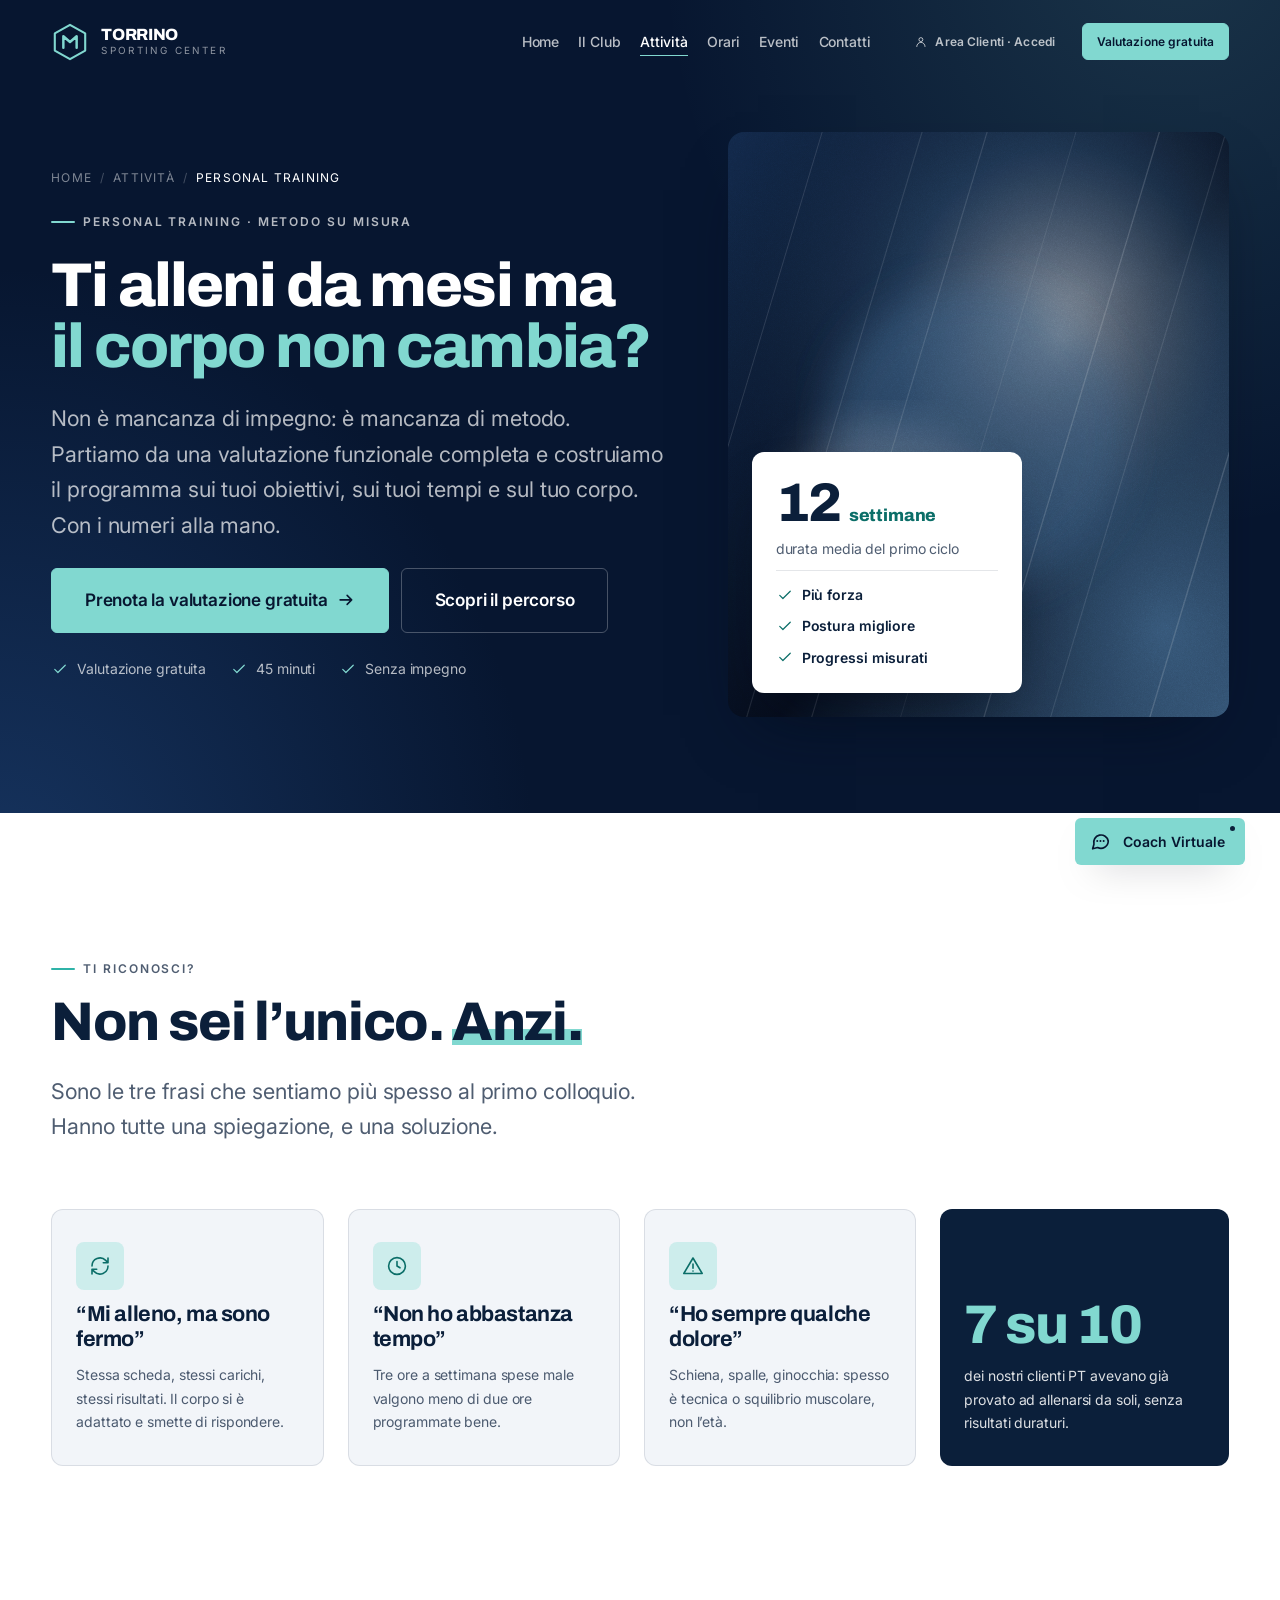
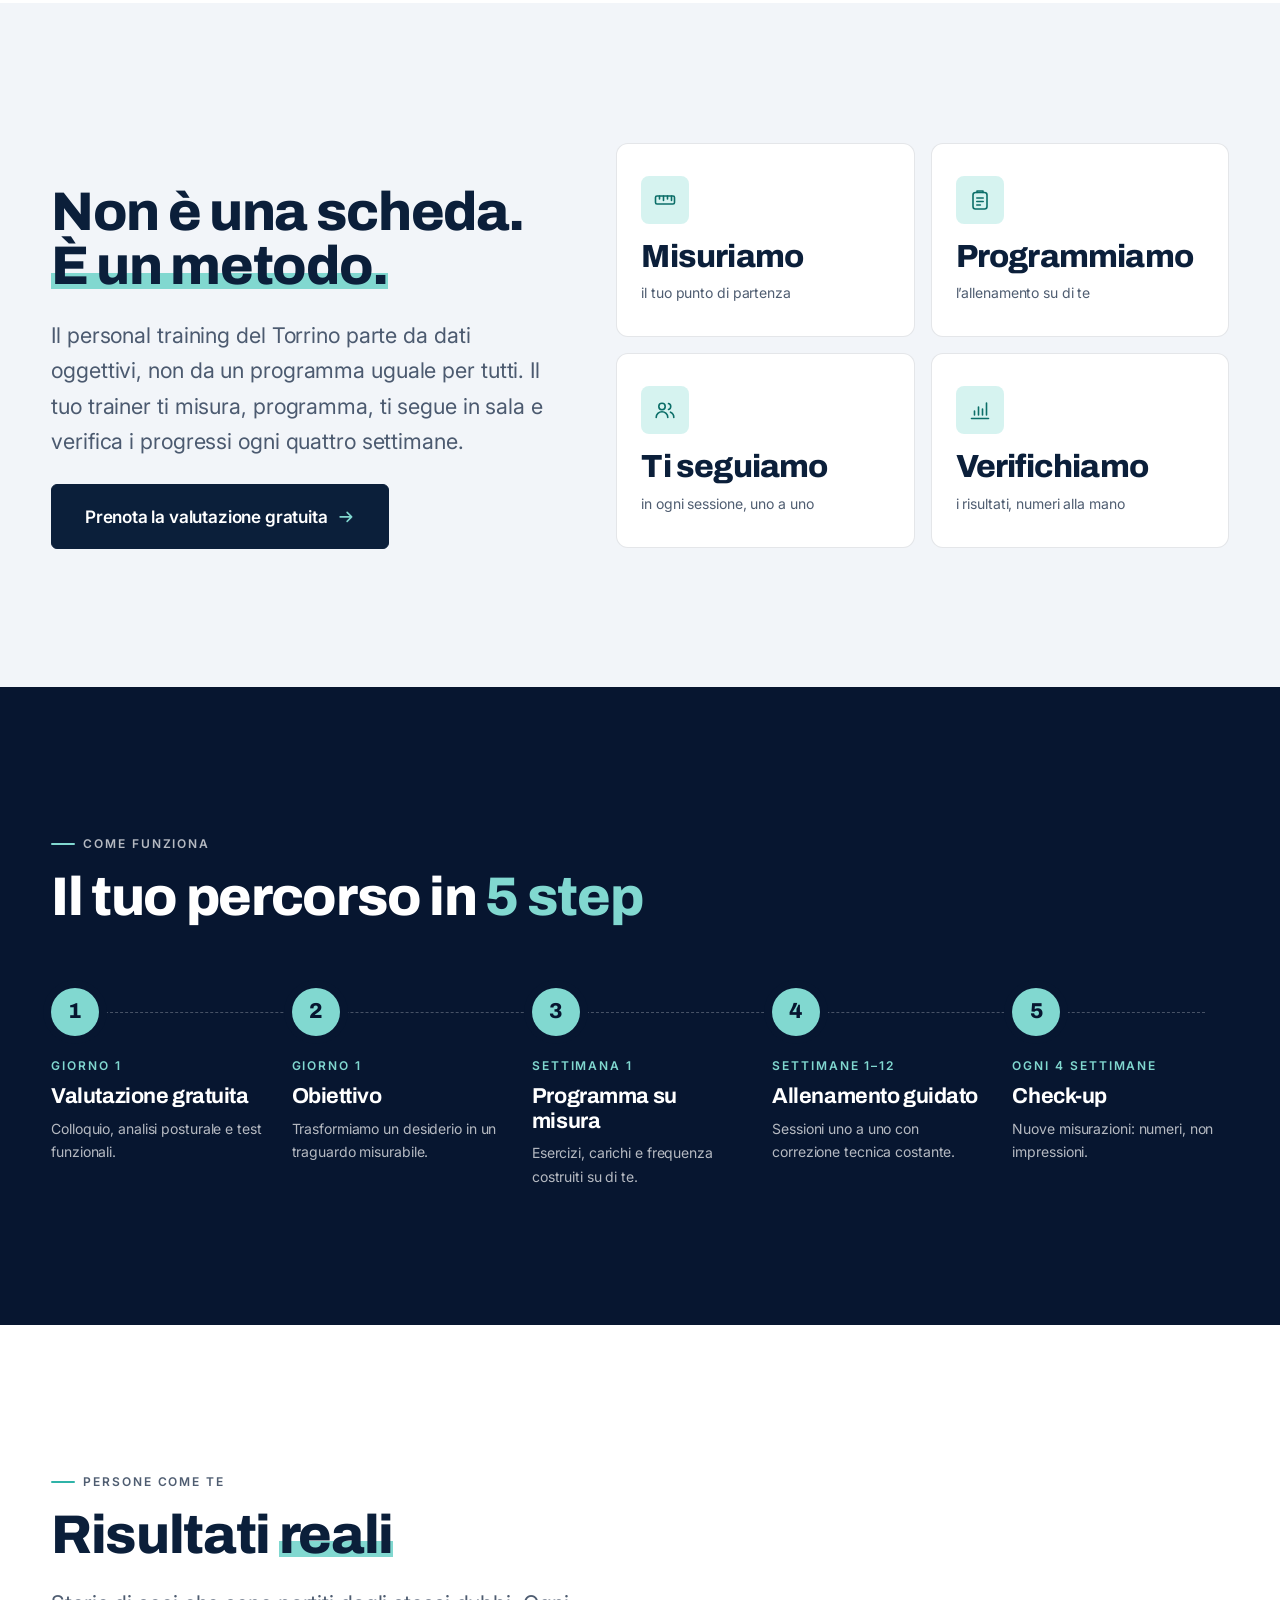
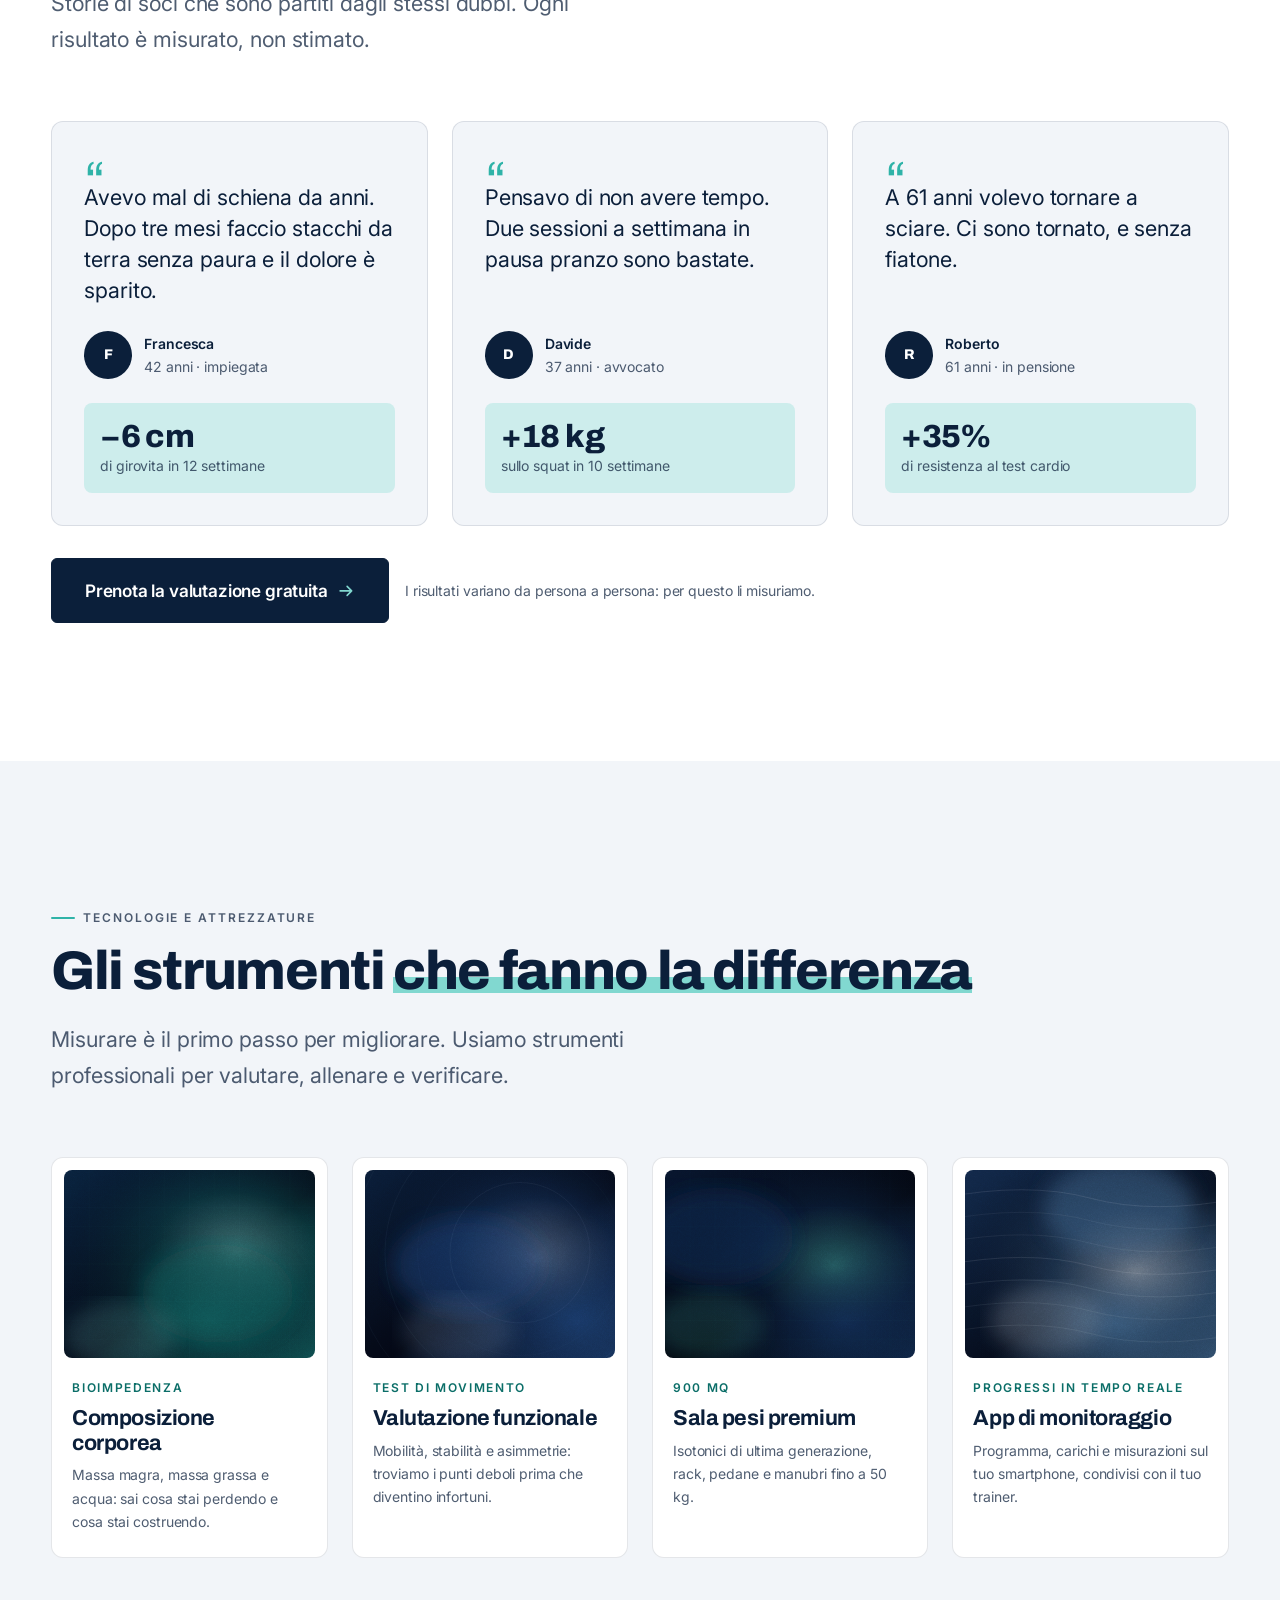
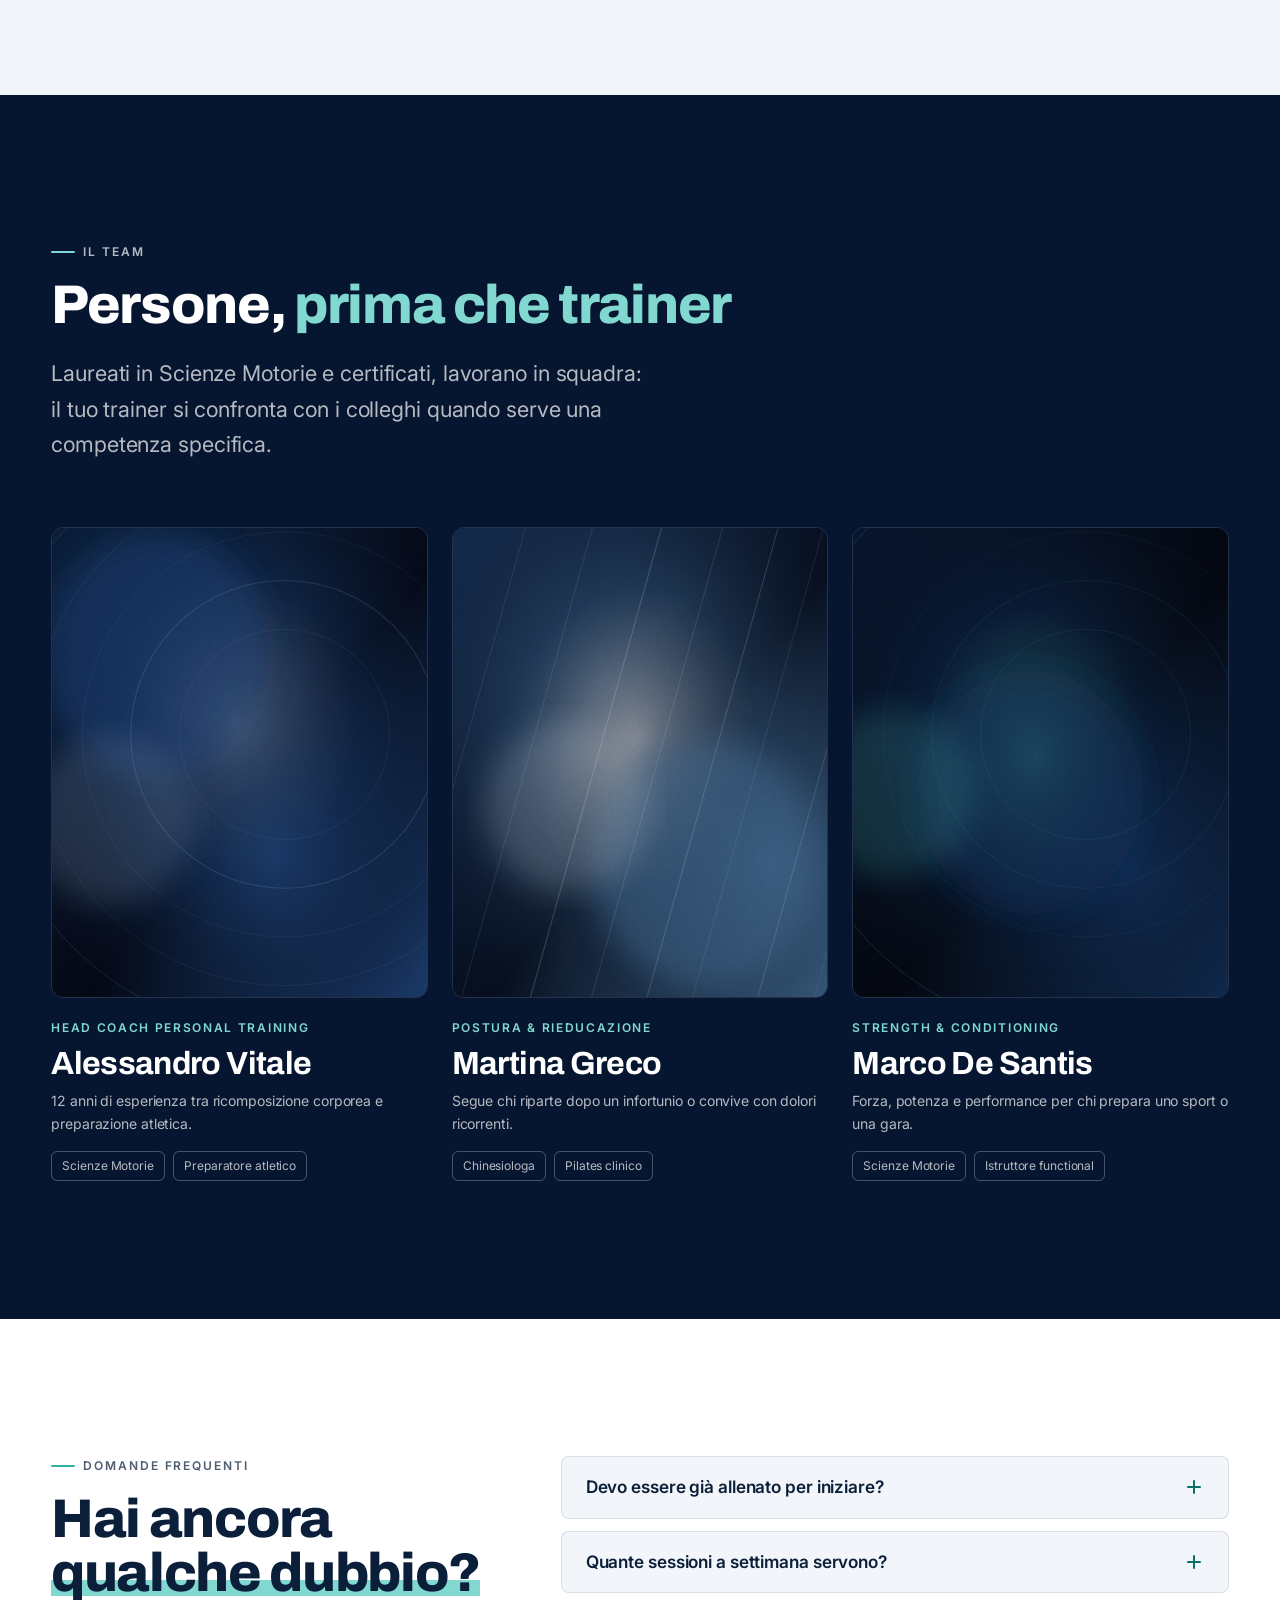
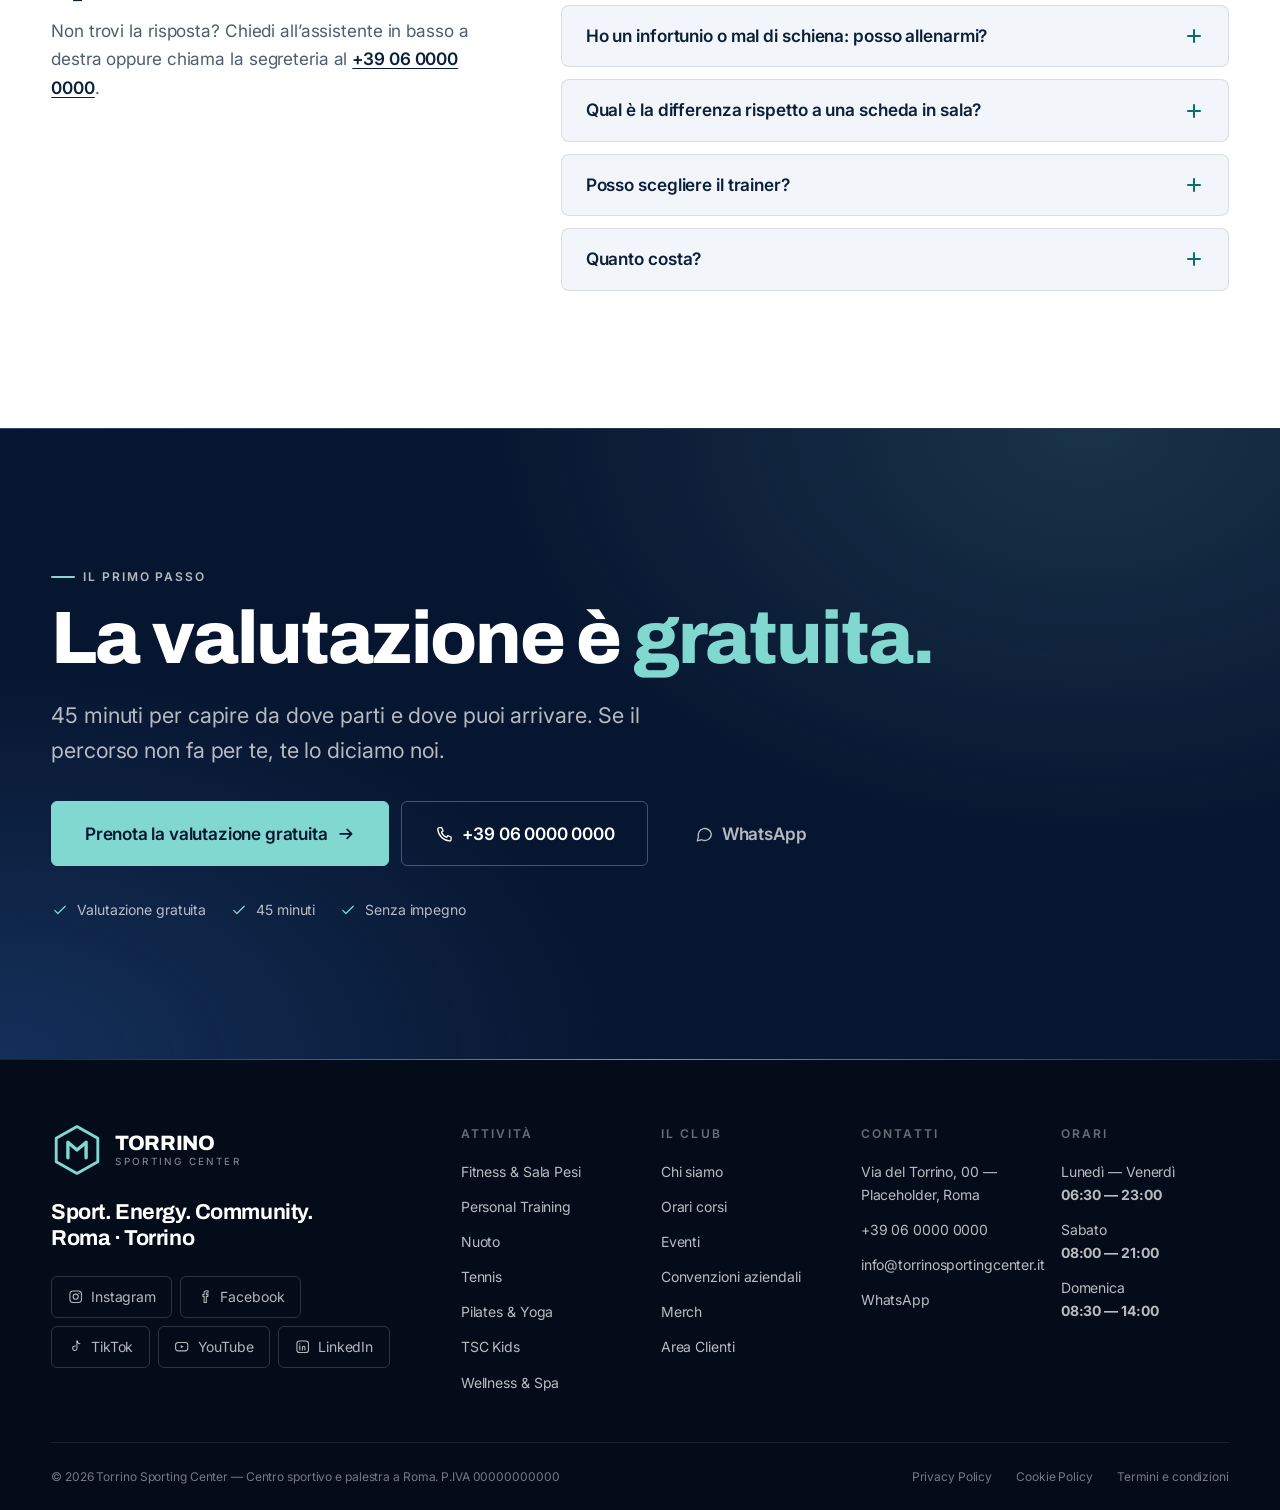
<file: personal-training.html>
<!DOCTYPE html>
<html lang="it">
<head>
<meta charset="utf-8">
<meta name="viewport" content="width=device-width, initial-scale=1">

<!-- SEO — keyword primaria di questa pagina: [personal trainer Roma] -->
<title>Personal Trainer a Roma — Valutazione gratuita | Torrino Sporting Center</title>
<meta name="description" content="Personal trainer a Roma Torrino: valutazione funzionale gratuita, programma su misura, sessioni uno a uno e check-up ogni 4 settimane. Risultati misurati, non stimati.">
<meta name="robots" content="index, follow">
<meta name="theme-color" content="#071428">
<link rel="canonical" href="https://www.torrinosportingcenter.it/personal-training.html">

<meta property="og:type" content="website">
<meta property="og:locale" content="it_IT">
<meta property="og:site_name" content="Torrino Sporting Center">
<meta property="og:title" content="Personal Training — Torrino Sporting Center">
<meta property="og:description" content="Ti alleni da mesi ma il corpo non cambia? Prenota la valutazione gratuita con un personal trainer.">
<meta property="og:url" content="https://www.torrinosportingcenter.it/personal-training.html">
<meta property="og:image" content="https://www.torrinosportingcenter.it/assets/images/personal-hero.svg">

<link rel="icon" href="assets/icons/logoTorrino.svg" type="image/svg+xml">
<link rel="preconnect" href="https://fonts.googleapis.com">
<link rel="preconnect" href="https://fonts.gstatic.com" crossorigin>
<link rel="stylesheet" href="https://fonts.googleapis.com/css2?family=Archivo:wght@600;700;800;900&family=Inter:wght@300;400;500;600&display=swap">
<link rel="stylesheet" href="css/style.css">
</head>

<!-- Pagina verticale: tutti i contenuti arrivano da TSC.verticals.personal (js/data.js) -->
<body data-vertical="personal">
<a class="skip-link" href="#main">Salta al contenuto principale</a>
<div data-layout="header"></div>

<main id="main">
  <div id="vertical"></div>
</main>

<div data-layout="footer"></div>

<script type="application/ld+json">
{
  "@context": "https://schema.org",
  "@type": "BreadcrumbList",
  "itemListElement": [
    { "@type": "ListItem", "position": 1, "name": "Home", "item": "https://www.torrinosportingcenter.it/" },
    { "@type": "ListItem", "position": 2, "name": "Attività", "item": "https://www.torrinosportingcenter.it/attivita.html" },
    { "@type": "ListItem", "position": 3, "name": "Personal Training", "item": "https://www.torrinosportingcenter.it/personal-training.html" }
  ]
}
</script>

<script src="js/data.js"></script>
<script src="js/layout.js"></script>
<script src="js/script.js"></script>
</body>
</html>
</file>
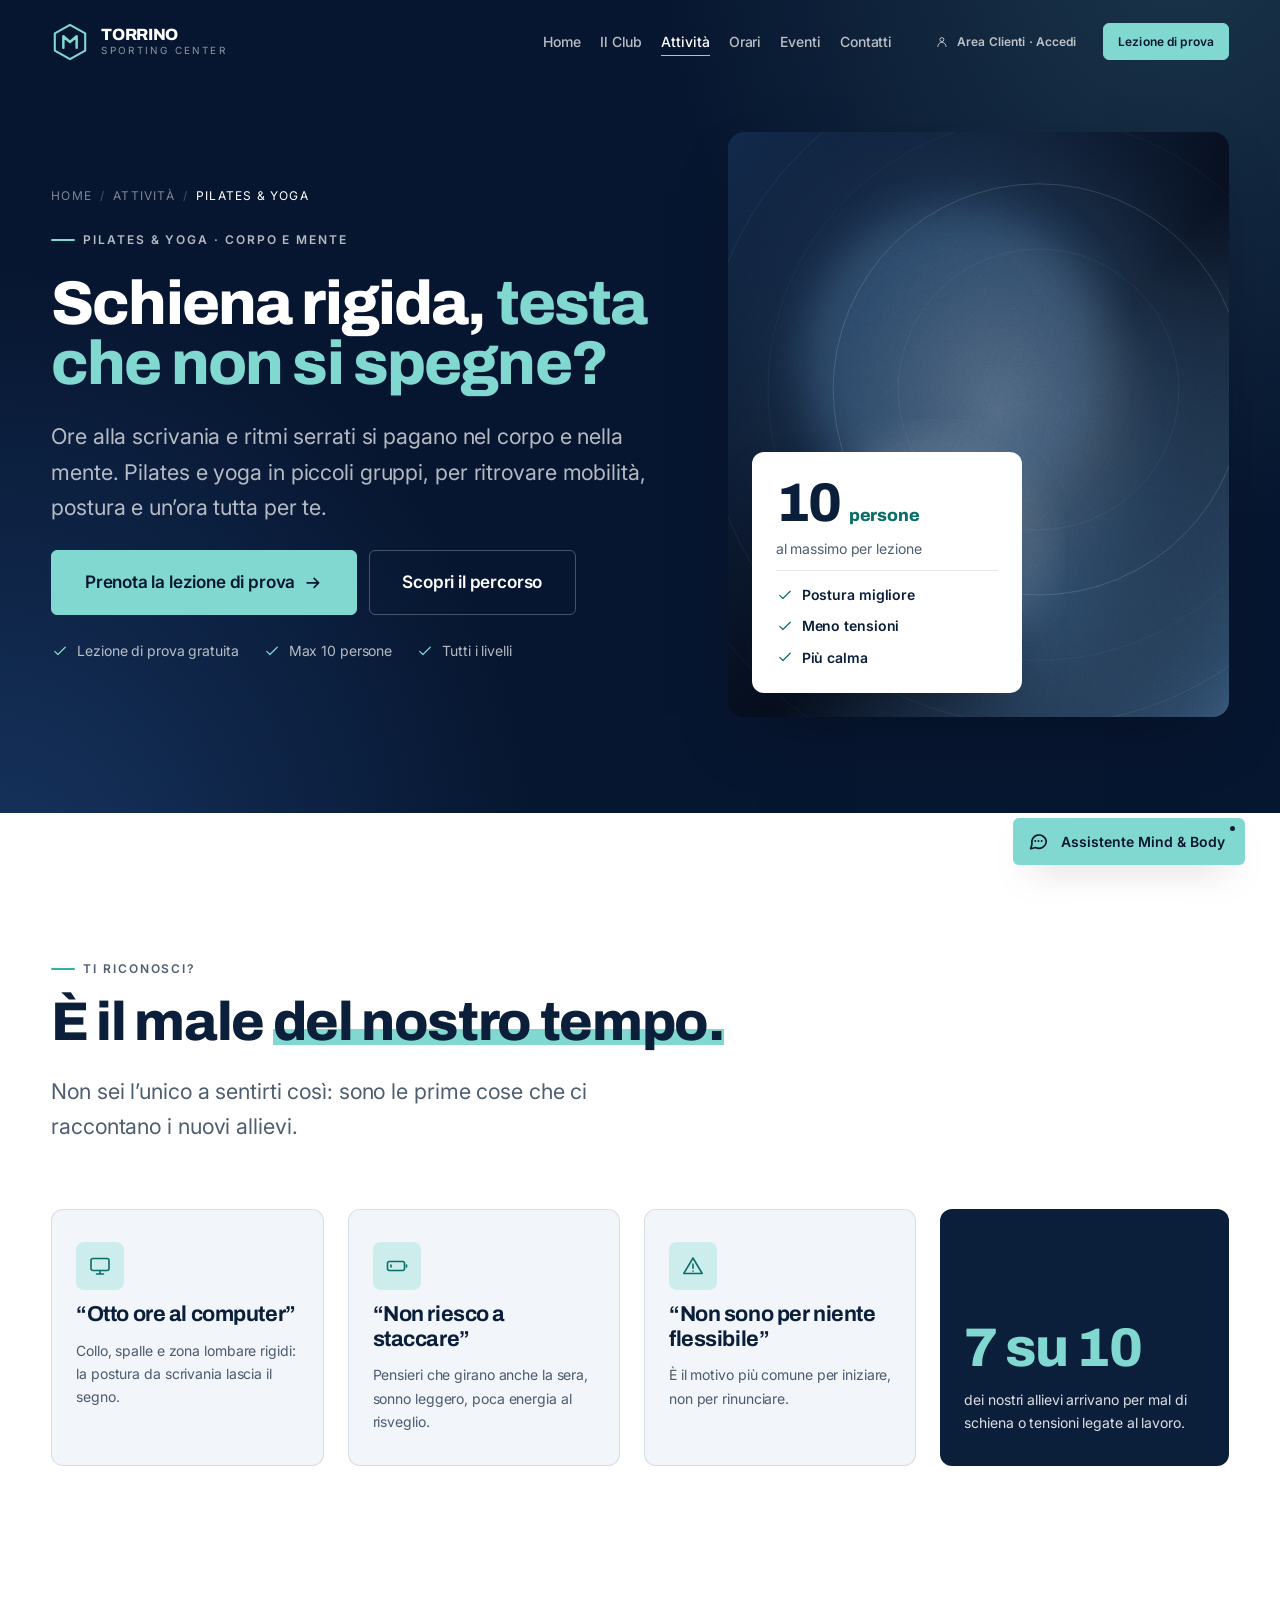
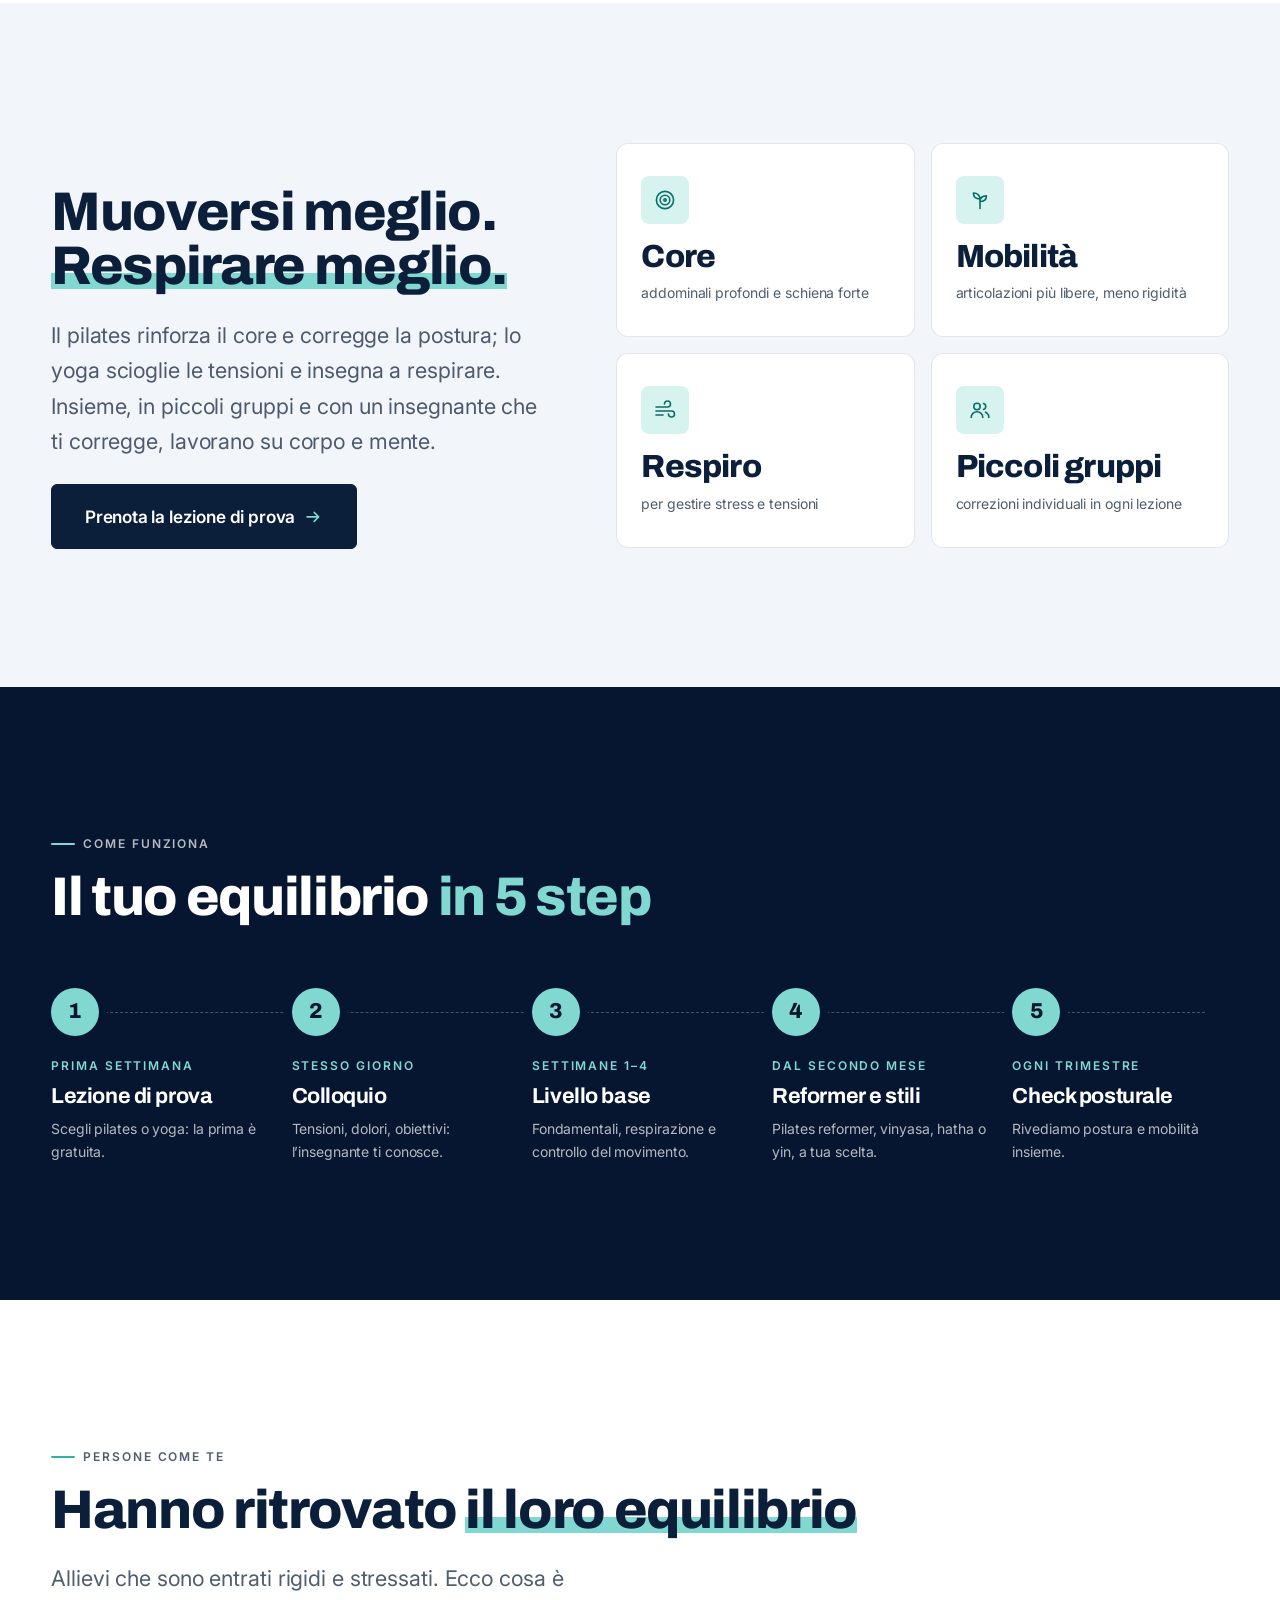
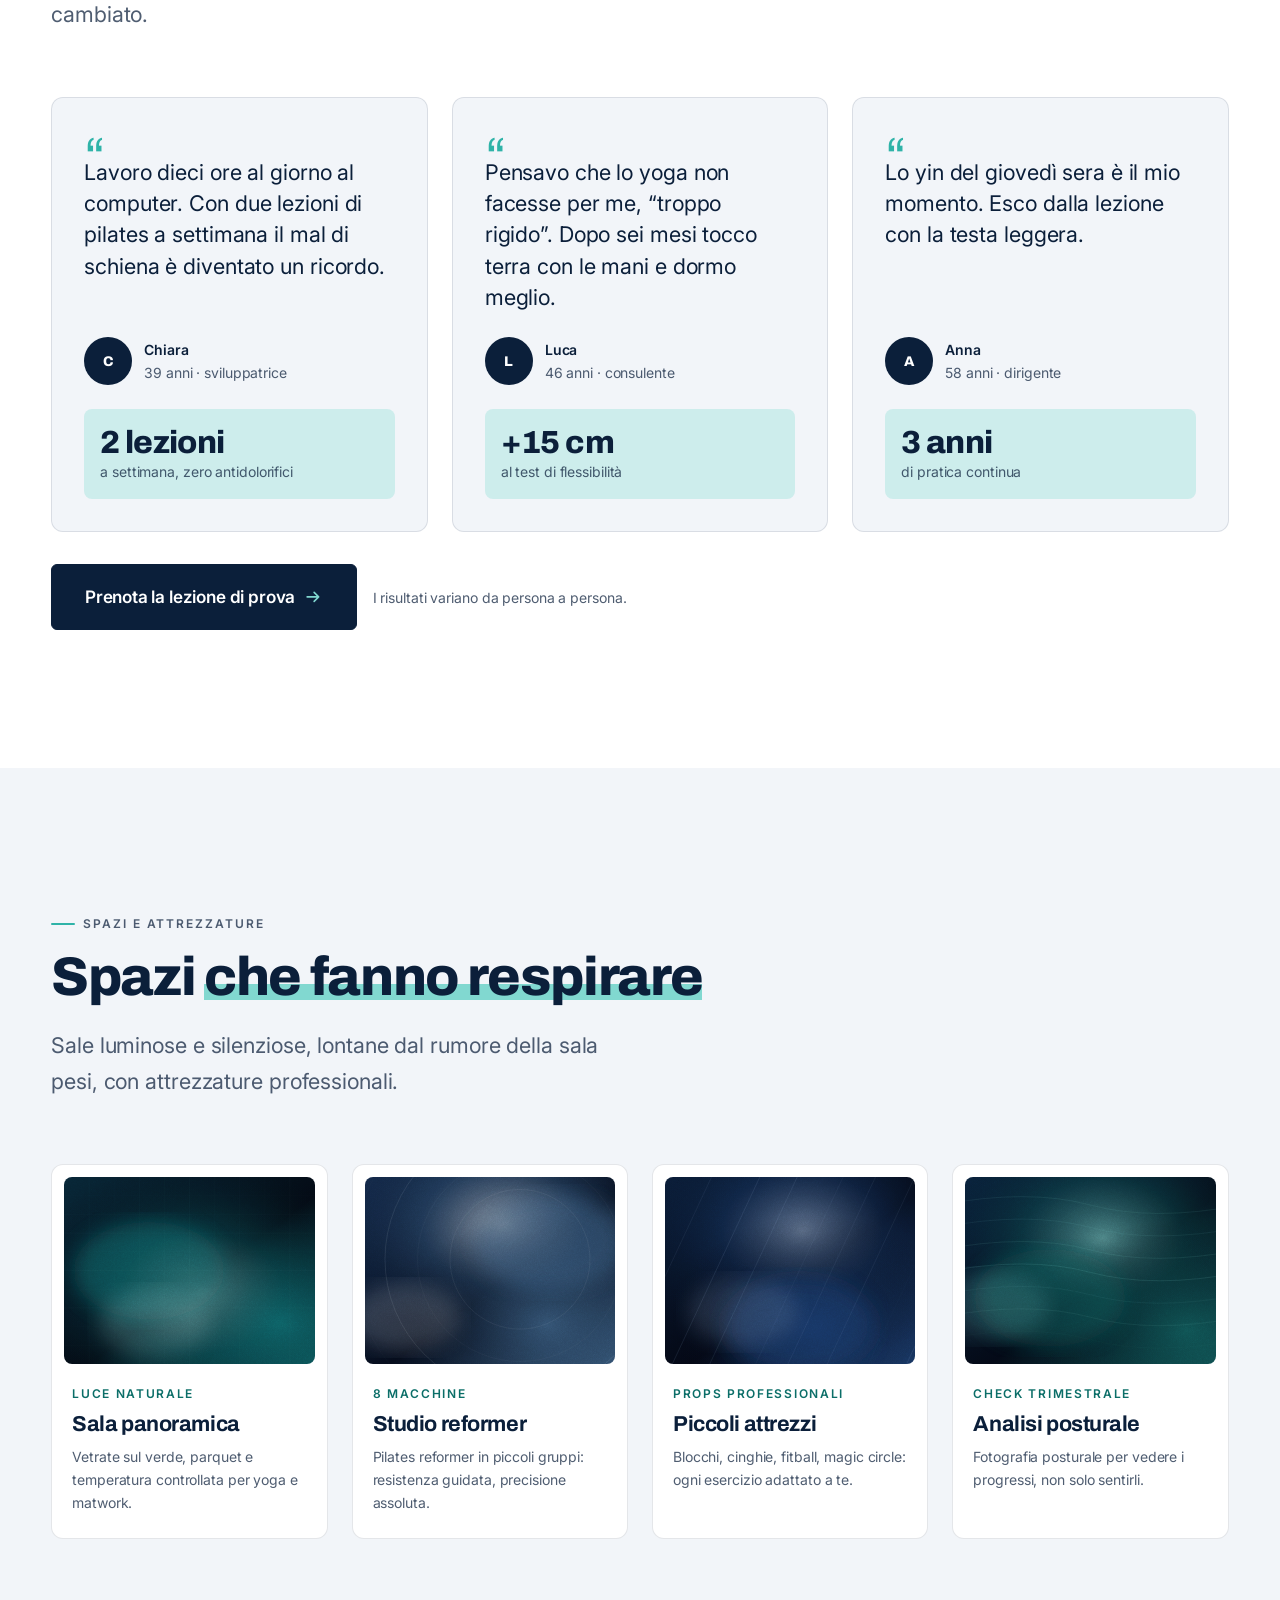
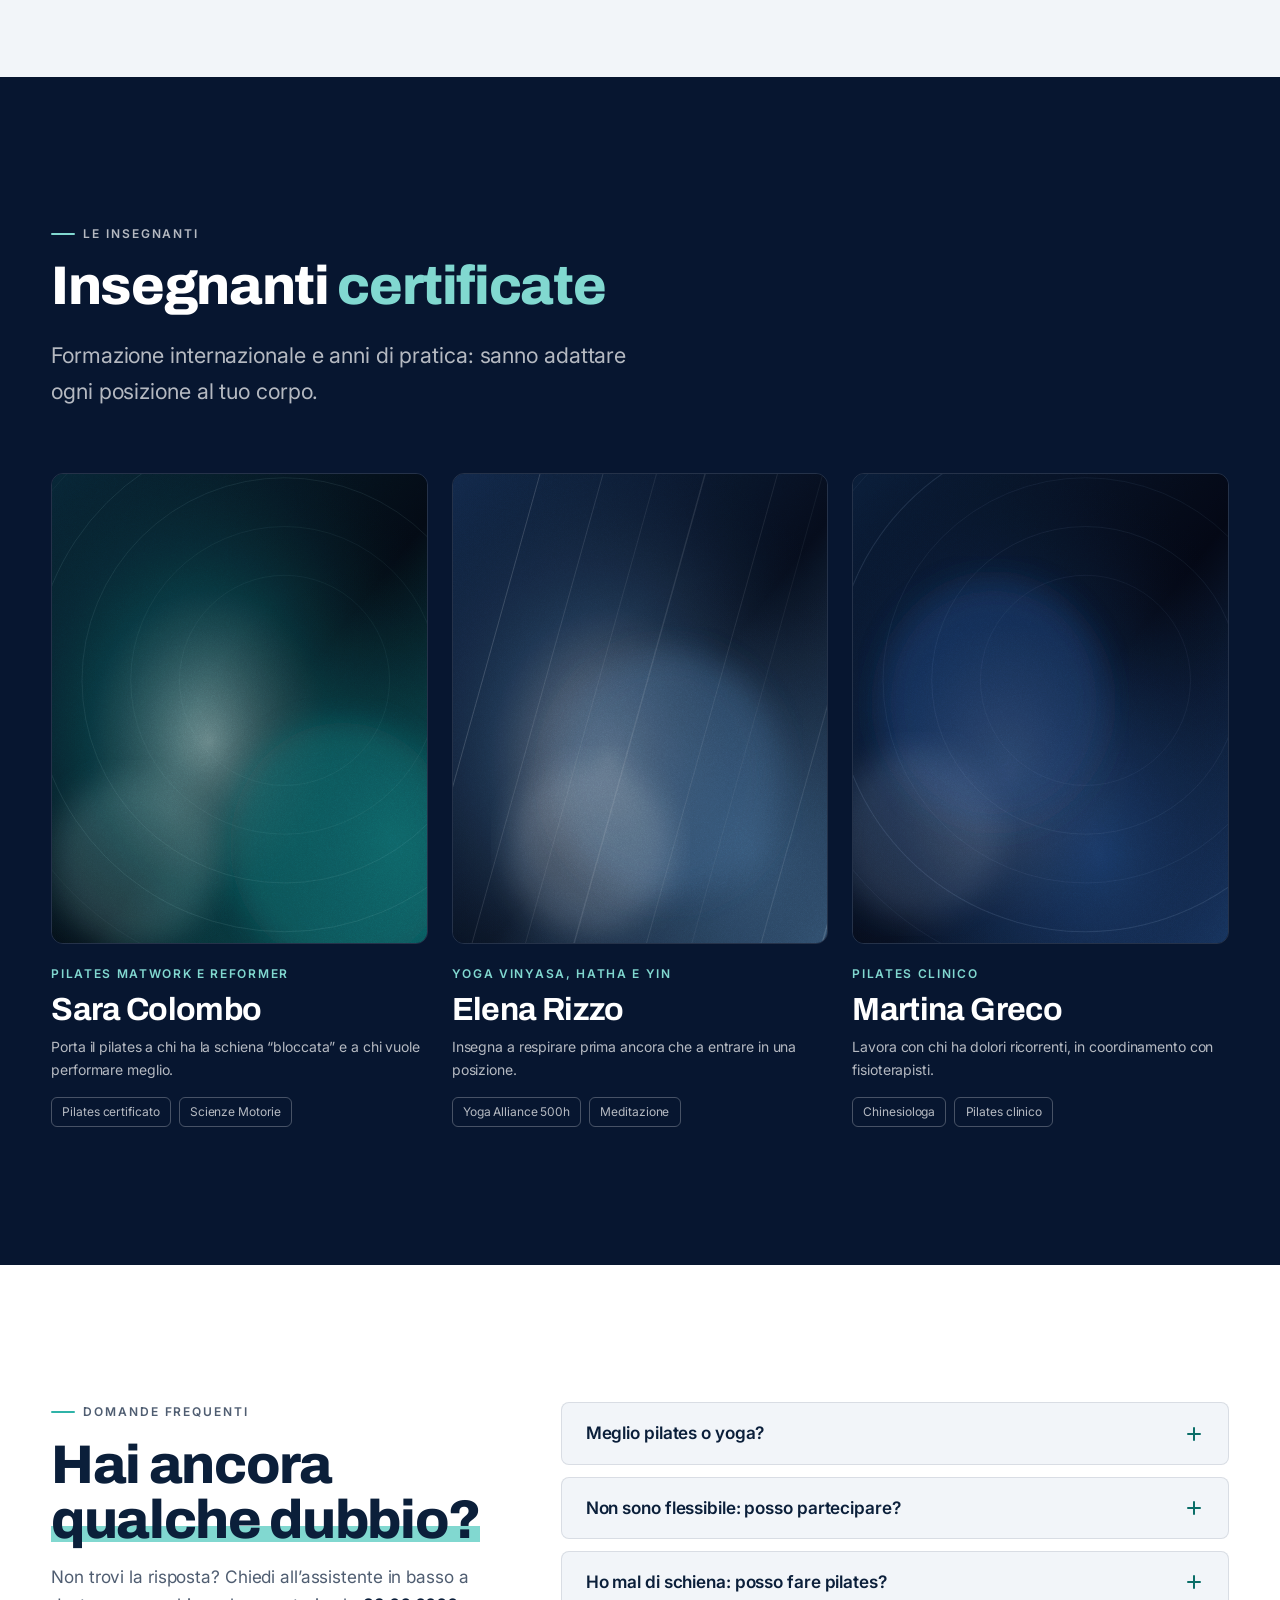
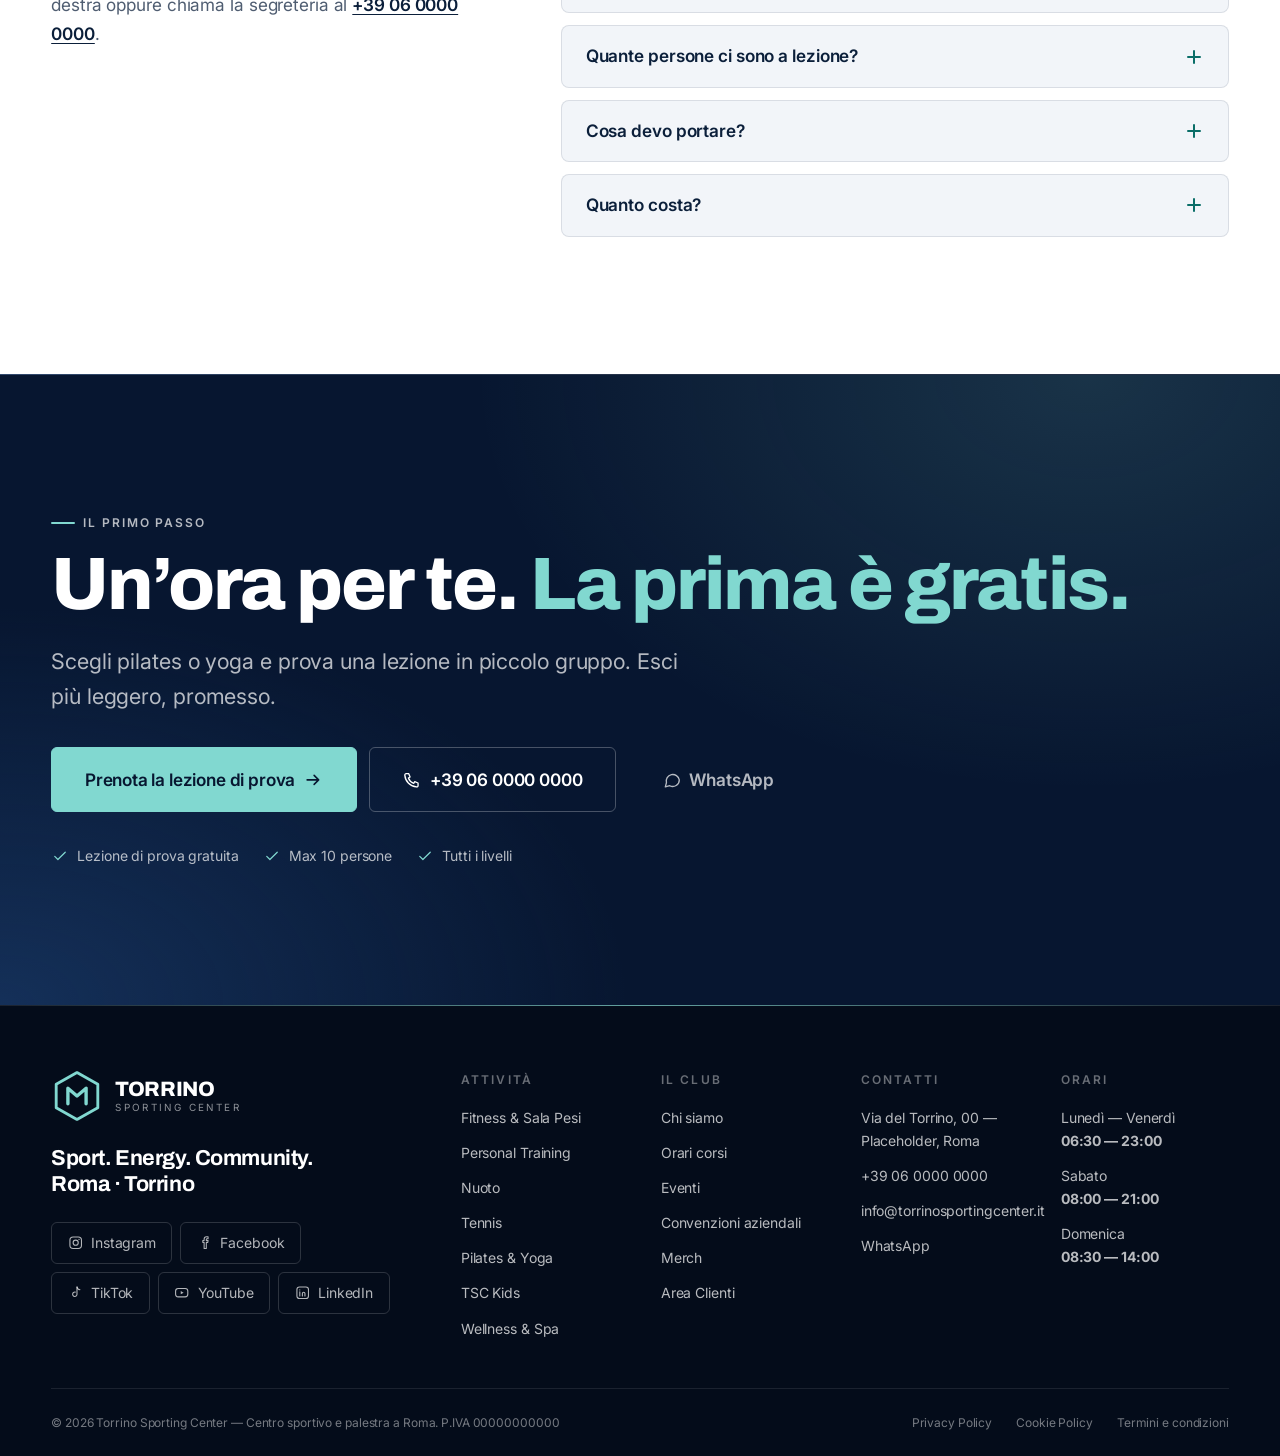
<file: pilates-yoga.html>
<!DOCTYPE html>
<html lang="it">
<head>
<meta charset="utf-8">
<meta name="viewport" content="width=device-width, initial-scale=1">

<!-- SEO — keyword primaria di questa pagina: [pilates Roma Torrino] -->
<title>Pilates e Yoga a Roma Torrino — Reformer e piccoli gruppi | Torrino Sporting Center</title>
<meta name="description" content="Pilates matwork e reformer, yoga vinyasa, hatha e yin a Roma Torrino. Piccoli gruppi di massimo 10 persone e lezione di prova gratuita.">
<meta name="robots" content="index, follow">
<meta name="theme-color" content="#071428">
<link rel="canonical" href="https://www.torrinosportingcenter.it/pilates-yoga.html">

<meta property="og:type" content="website">
<meta property="og:locale" content="it_IT">
<meta property="og:site_name" content="Torrino Sporting Center">
<meta property="og:title" content="Pilates &amp; Yoga — Torrino Sporting Center">
<meta property="og:description" content="Schiena rigida e testa che non si spegne? Pilates e yoga in piccoli gruppi. La prima lezione è gratis.">
<meta property="og:url" content="https://www.torrinosportingcenter.it/pilates-yoga.html">
<meta property="og:image" content="https://www.torrinosportingcenter.it/assets/images/mindbody-hero.svg">

<link rel="icon" href="assets/icons/logoTorrino.svg" type="image/svg+xml">
<link rel="preconnect" href="https://fonts.googleapis.com">
<link rel="preconnect" href="https://fonts.gstatic.com" crossorigin>
<link rel="stylesheet" href="https://fonts.googleapis.com/css2?family=Archivo:wght@600;700;800;900&family=Inter:wght@300;400;500;600&display=swap">
<link rel="stylesheet" href="css/style.css">
</head>

<!-- Pagina verticale: tutti i contenuti arrivano da TSC.verticals.mindbody (js/data.js) -->
<body data-vertical="mindbody">
<a class="skip-link" href="#main">Salta al contenuto principale</a>
<div data-layout="header"></div>

<main id="main">
  <div id="vertical"></div>
</main>

<div data-layout="footer"></div>

<script type="application/ld+json">
{
  "@context": "https://schema.org",
  "@type": "BreadcrumbList",
  "itemListElement": [
    { "@type": "ListItem", "position": 1, "name": "Home", "item": "https://www.torrinosportingcenter.it/" },
    { "@type": "ListItem", "position": 2, "name": "Attività", "item": "https://www.torrinosportingcenter.it/attivita.html" },
    { "@type": "ListItem", "position": 3, "name": "Pilates & Yoga", "item": "https://www.torrinosportingcenter.it/pilates-yoga.html" }
  ]
}
</script>

<script src="js/data.js"></script>
<script src="js/layout.js"></script>
<script src="js/script.js"></script>
</body>
</html>
</file>
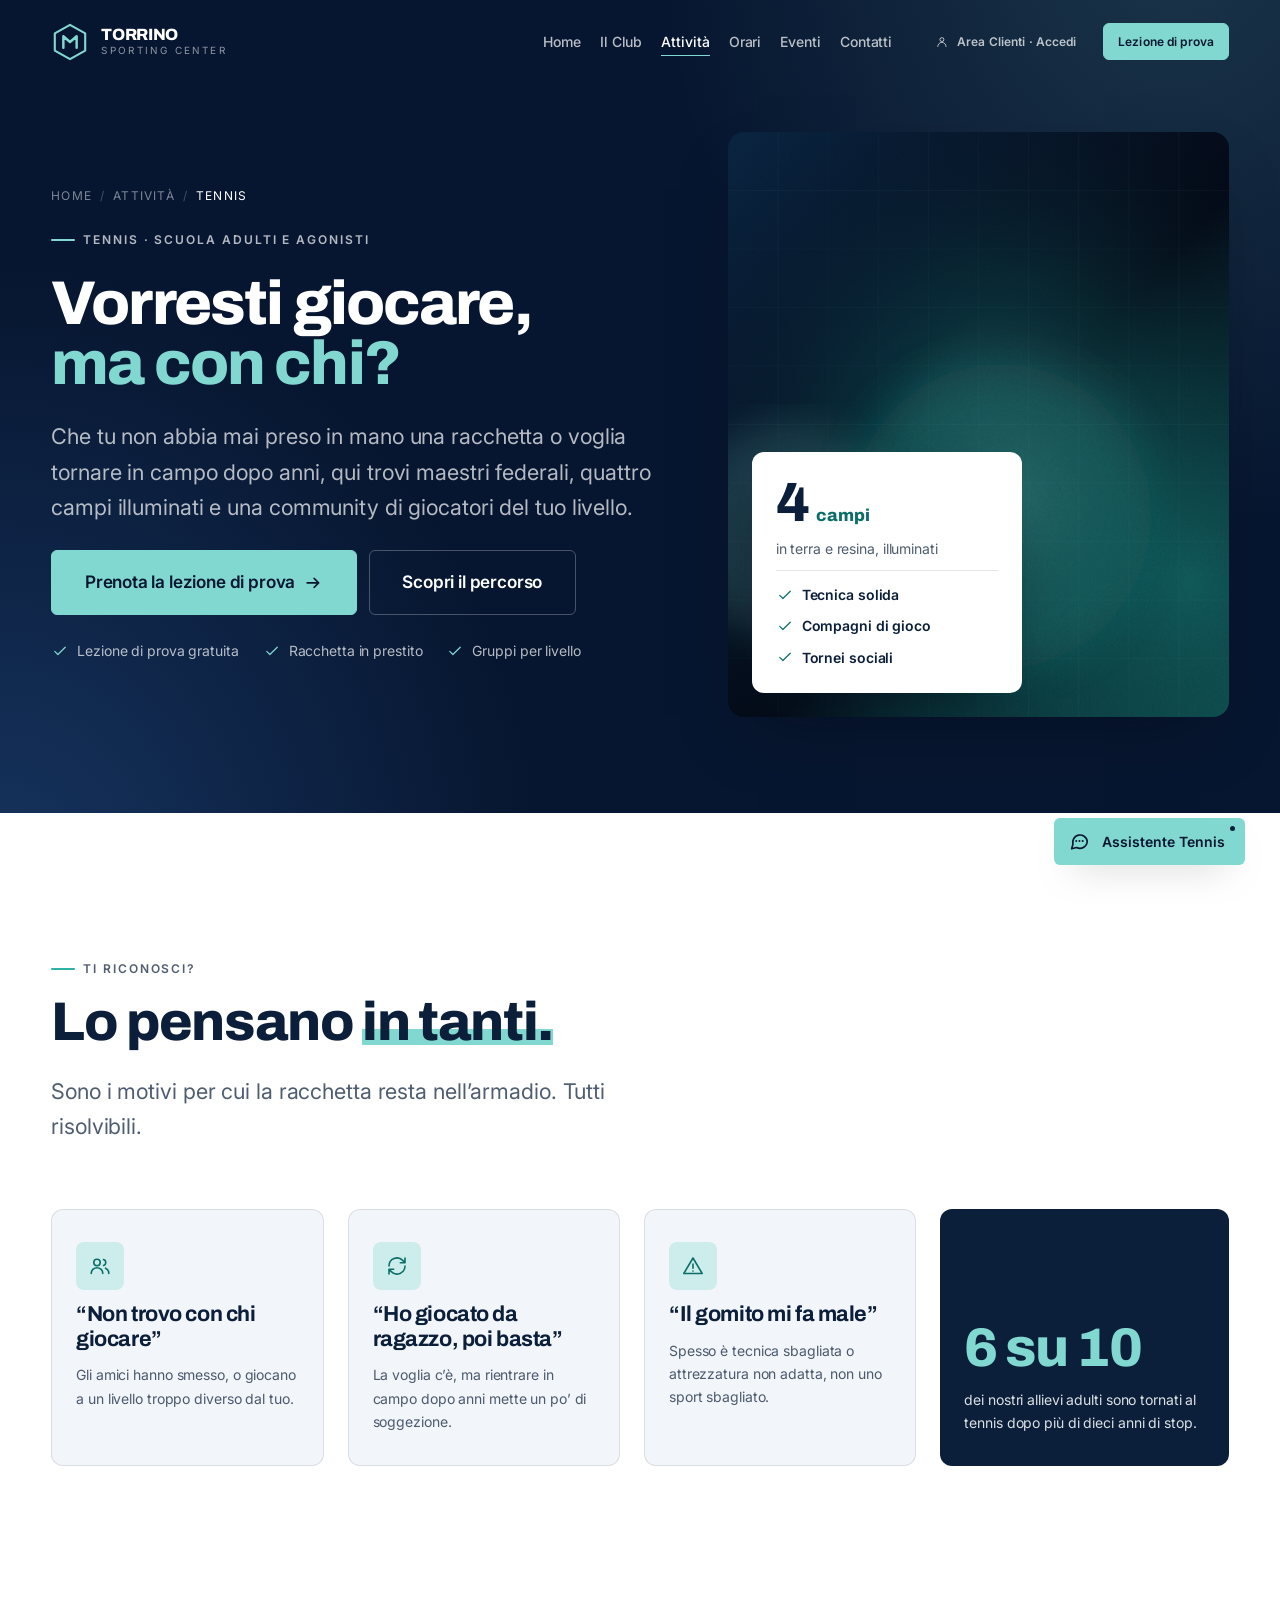
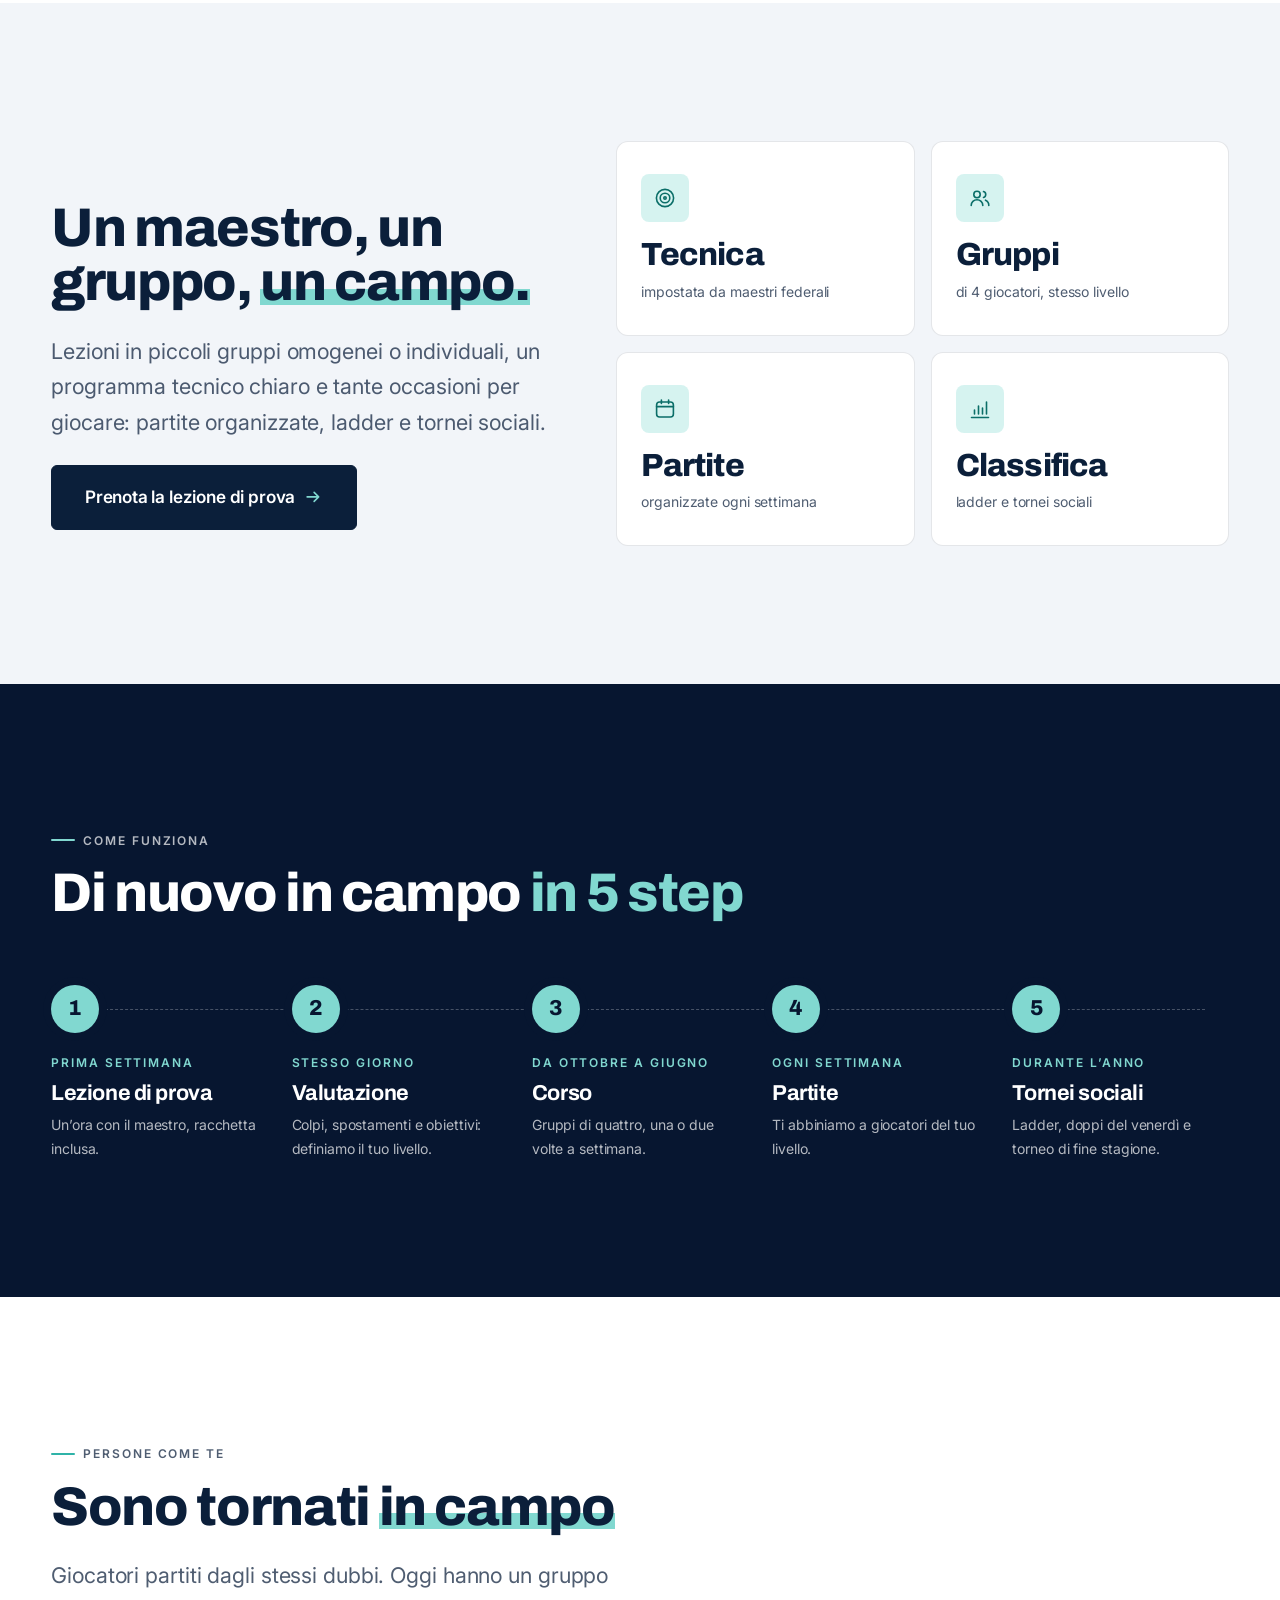
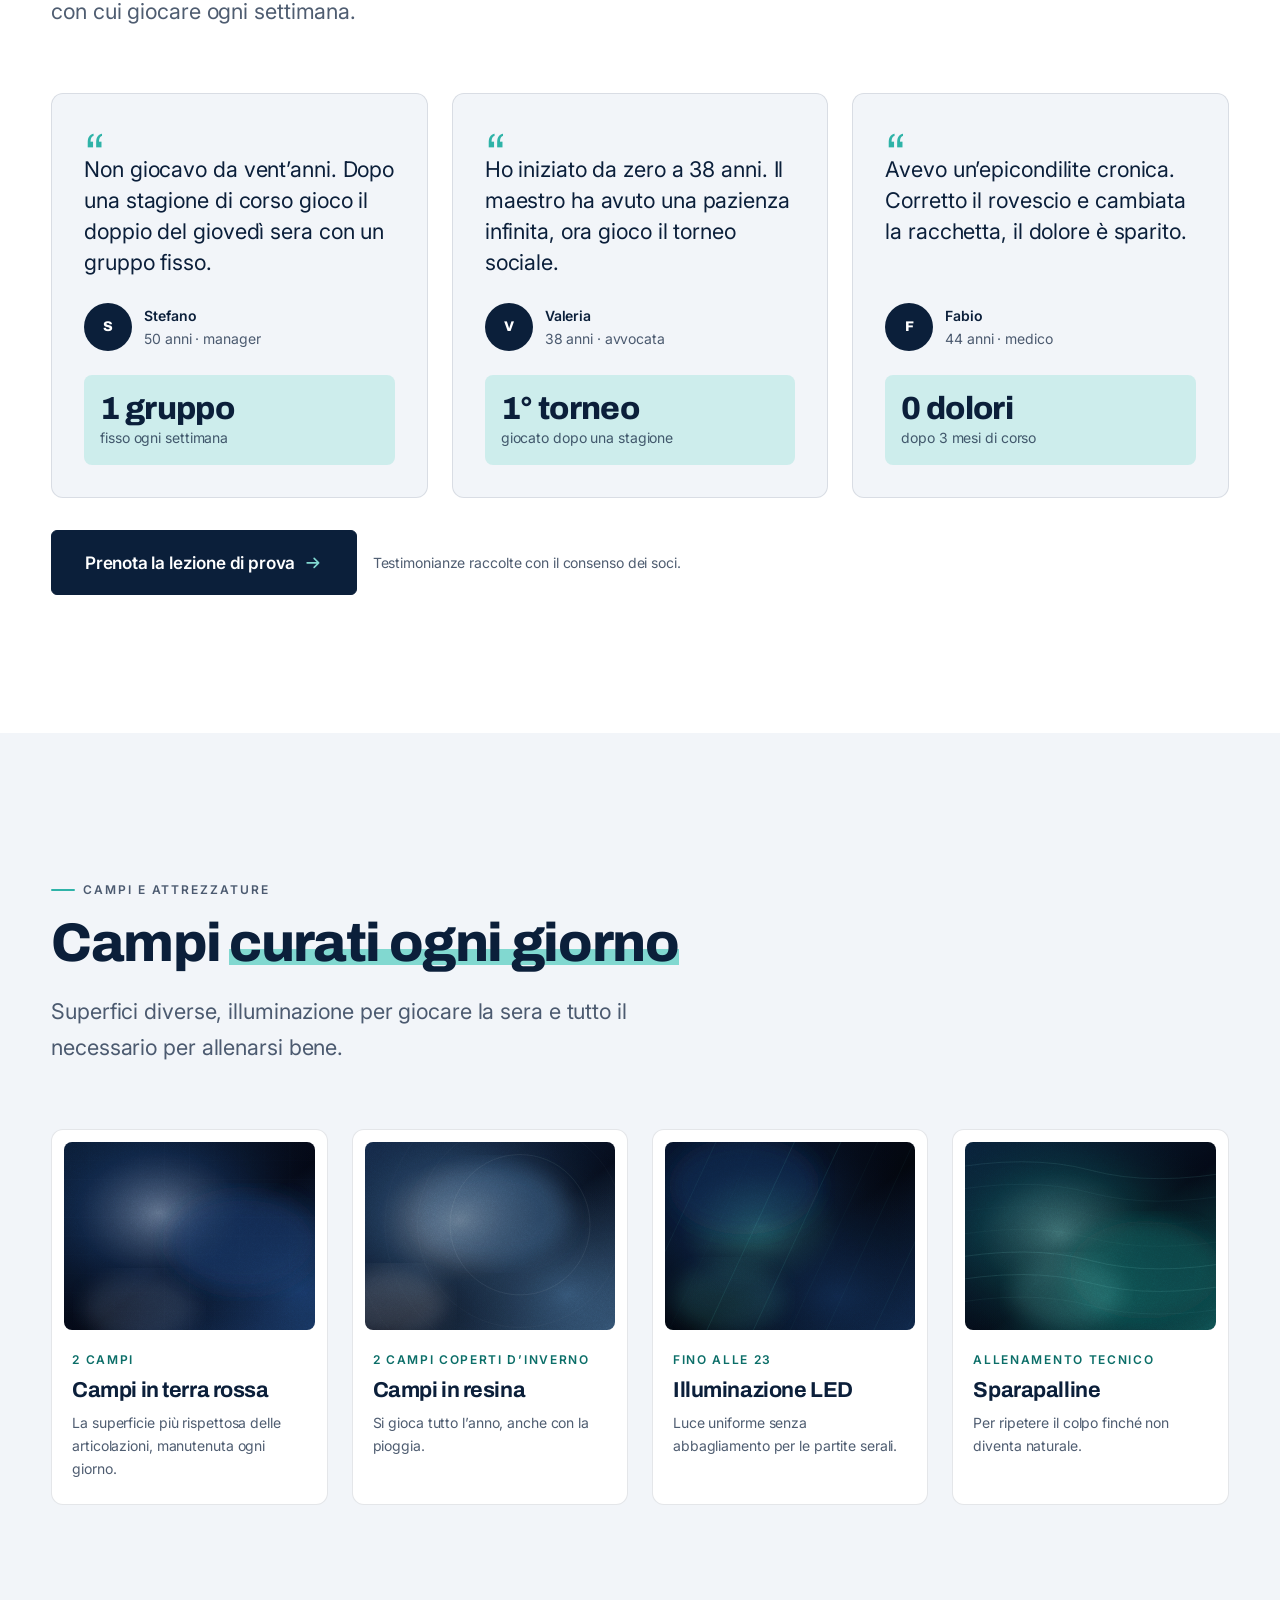
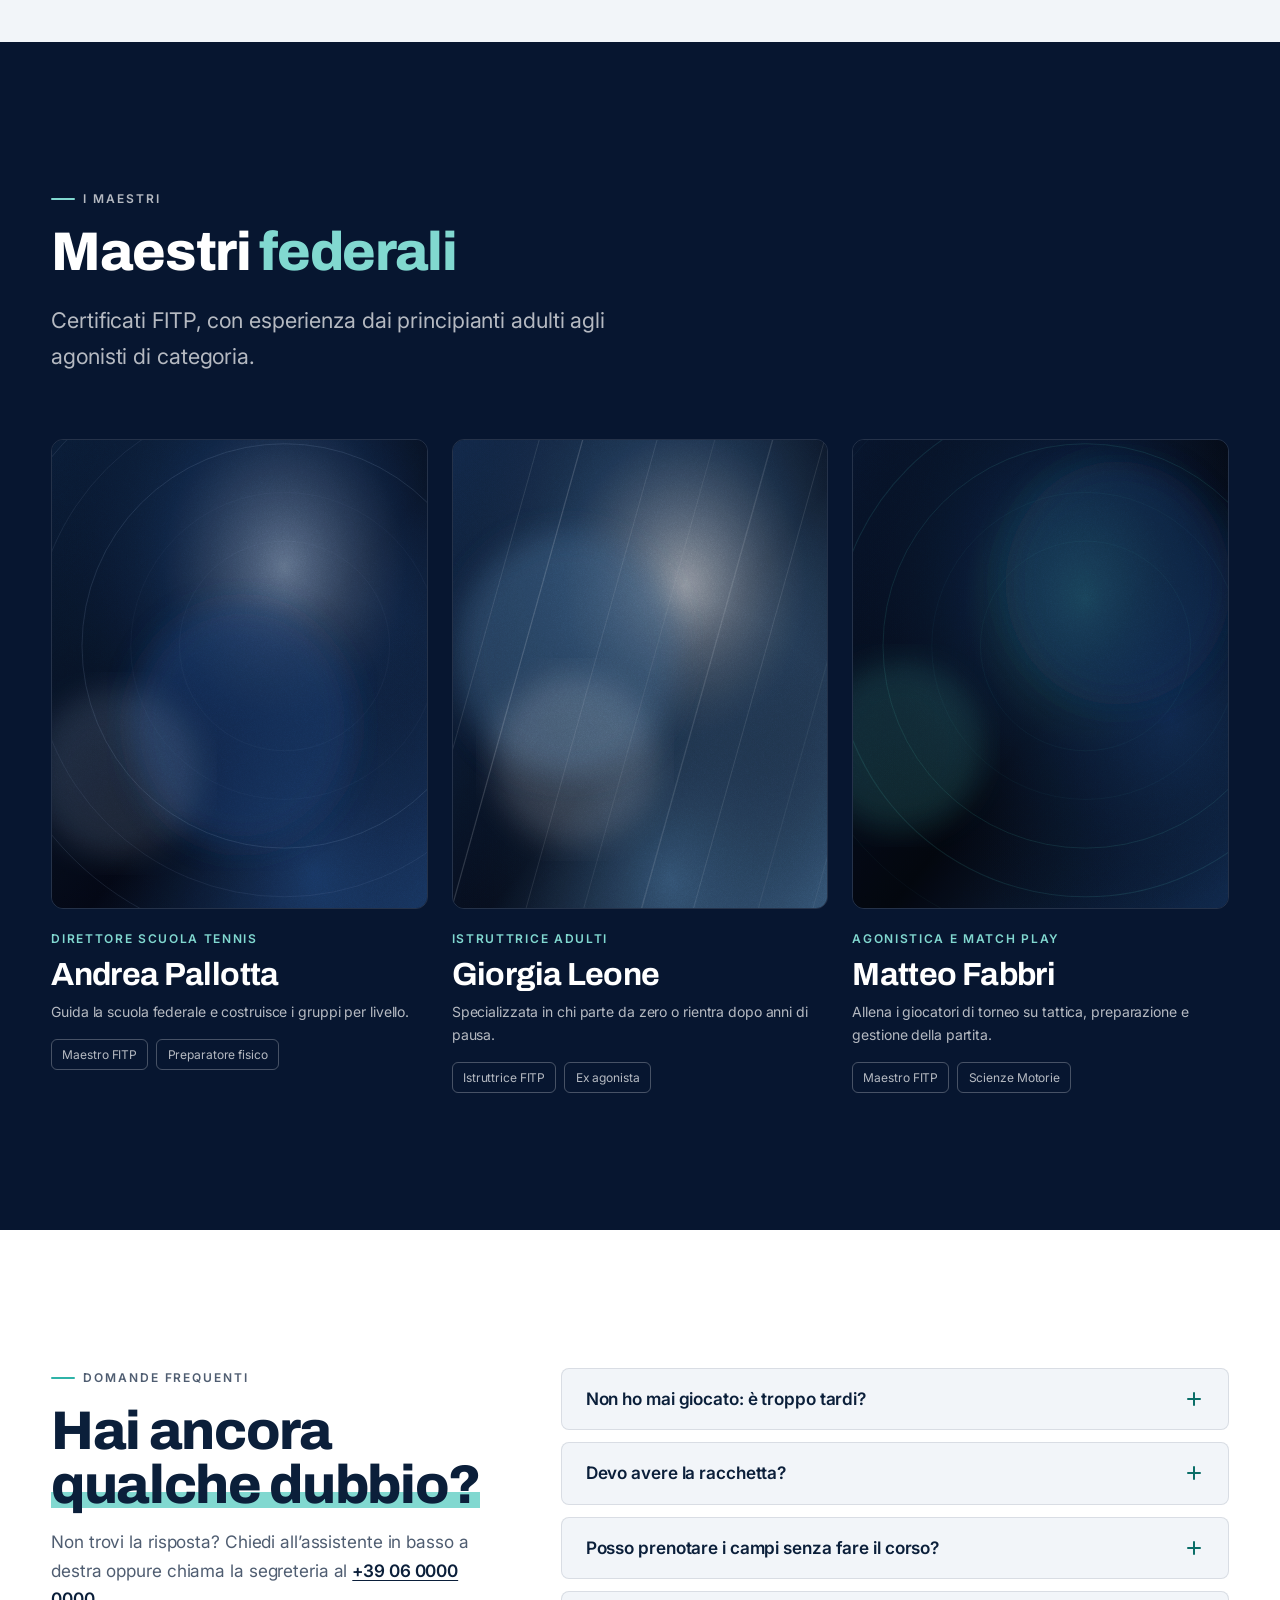
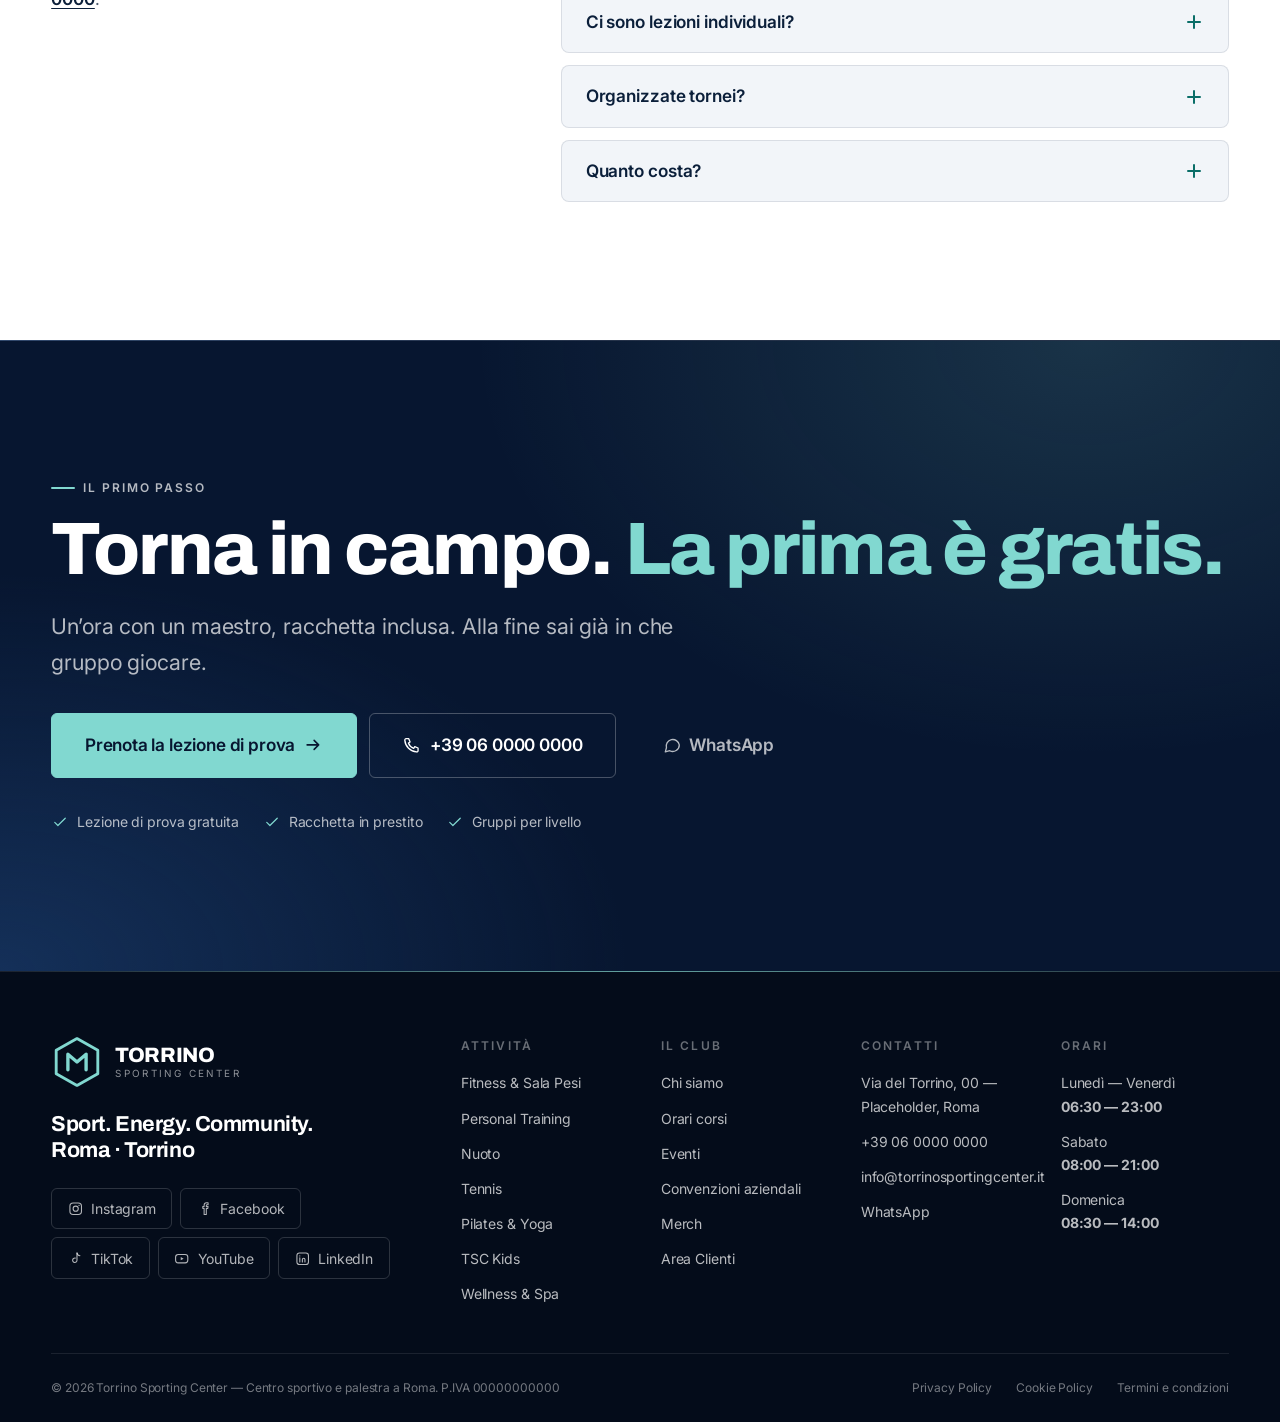
<file: tennis.html>
<!DOCTYPE html>
<html lang="it">
<head>
<meta charset="utf-8">
<meta name="viewport" content="width=device-width, initial-scale=1">

<!-- SEO — keyword primaria di questa pagina: [scuola tennis Roma] -->
<title>Scuola tennis a Roma Torrino — Corsi adulti e lezione di prova | Torrino Sporting Center</title>
<meta name="description" content="Scuola tennis a Roma Torrino con maestri FITP, quattro campi illuminati in terra e resina, gruppi per livello e tornei sociali. Lezione di prova gratuita.">
<meta name="robots" content="index, follow">
<meta name="theme-color" content="#071428">
<link rel="canonical" href="https://www.torrinosportingcenter.it/tennis.html">

<meta property="og:type" content="website">
<meta property="og:locale" content="it_IT">
<meta property="og:site_name" content="Torrino Sporting Center">
<meta property="og:title" content="Tennis — Torrino Sporting Center">
<meta property="og:description" content="Vorresti giocare, ma con chi? Corsi per livello, partite organizzate e tornei sociali.">
<meta property="og:url" content="https://www.torrinosportingcenter.it/tennis.html">
<meta property="og:image" content="https://www.torrinosportingcenter.it/assets/images/tennis-hero.svg">

<link rel="icon" href="assets/icons/logoTorrino.svg" type="image/svg+xml">
<link rel="preconnect" href="https://fonts.googleapis.com">
<link rel="preconnect" href="https://fonts.gstatic.com" crossorigin>
<link rel="stylesheet" href="https://fonts.googleapis.com/css2?family=Archivo:wght@600;700;800;900&family=Inter:wght@300;400;500;600&display=swap">
<link rel="stylesheet" href="css/style.css">
</head>

<!-- Pagina verticale: tutti i contenuti arrivano da TSC.verticals.tennis (js/data.js) -->
<body data-vertical="tennis">
<a class="skip-link" href="#main">Salta al contenuto principale</a>
<div data-layout="header"></div>

<main id="main">
  <div id="vertical"></div>
</main>

<div data-layout="footer"></div>

<script type="application/ld+json">
{
  "@context": "https://schema.org",
  "@type": "BreadcrumbList",
  "itemListElement": [
    { "@type": "ListItem", "position": 1, "name": "Home", "item": "https://www.torrinosportingcenter.it/" },
    { "@type": "ListItem", "position": 2, "name": "Attività", "item": "https://www.torrinosportingcenter.it/attivita.html" },
    { "@type": "ListItem", "position": 3, "name": "Tennis", "item": "https://www.torrinosportingcenter.it/tennis.html" }
  ]
}
</script>

<script src="js/data.js"></script>
<script src="js/layout.js"></script>
<script src="js/script.js"></script>
</body>
</html>
</file>
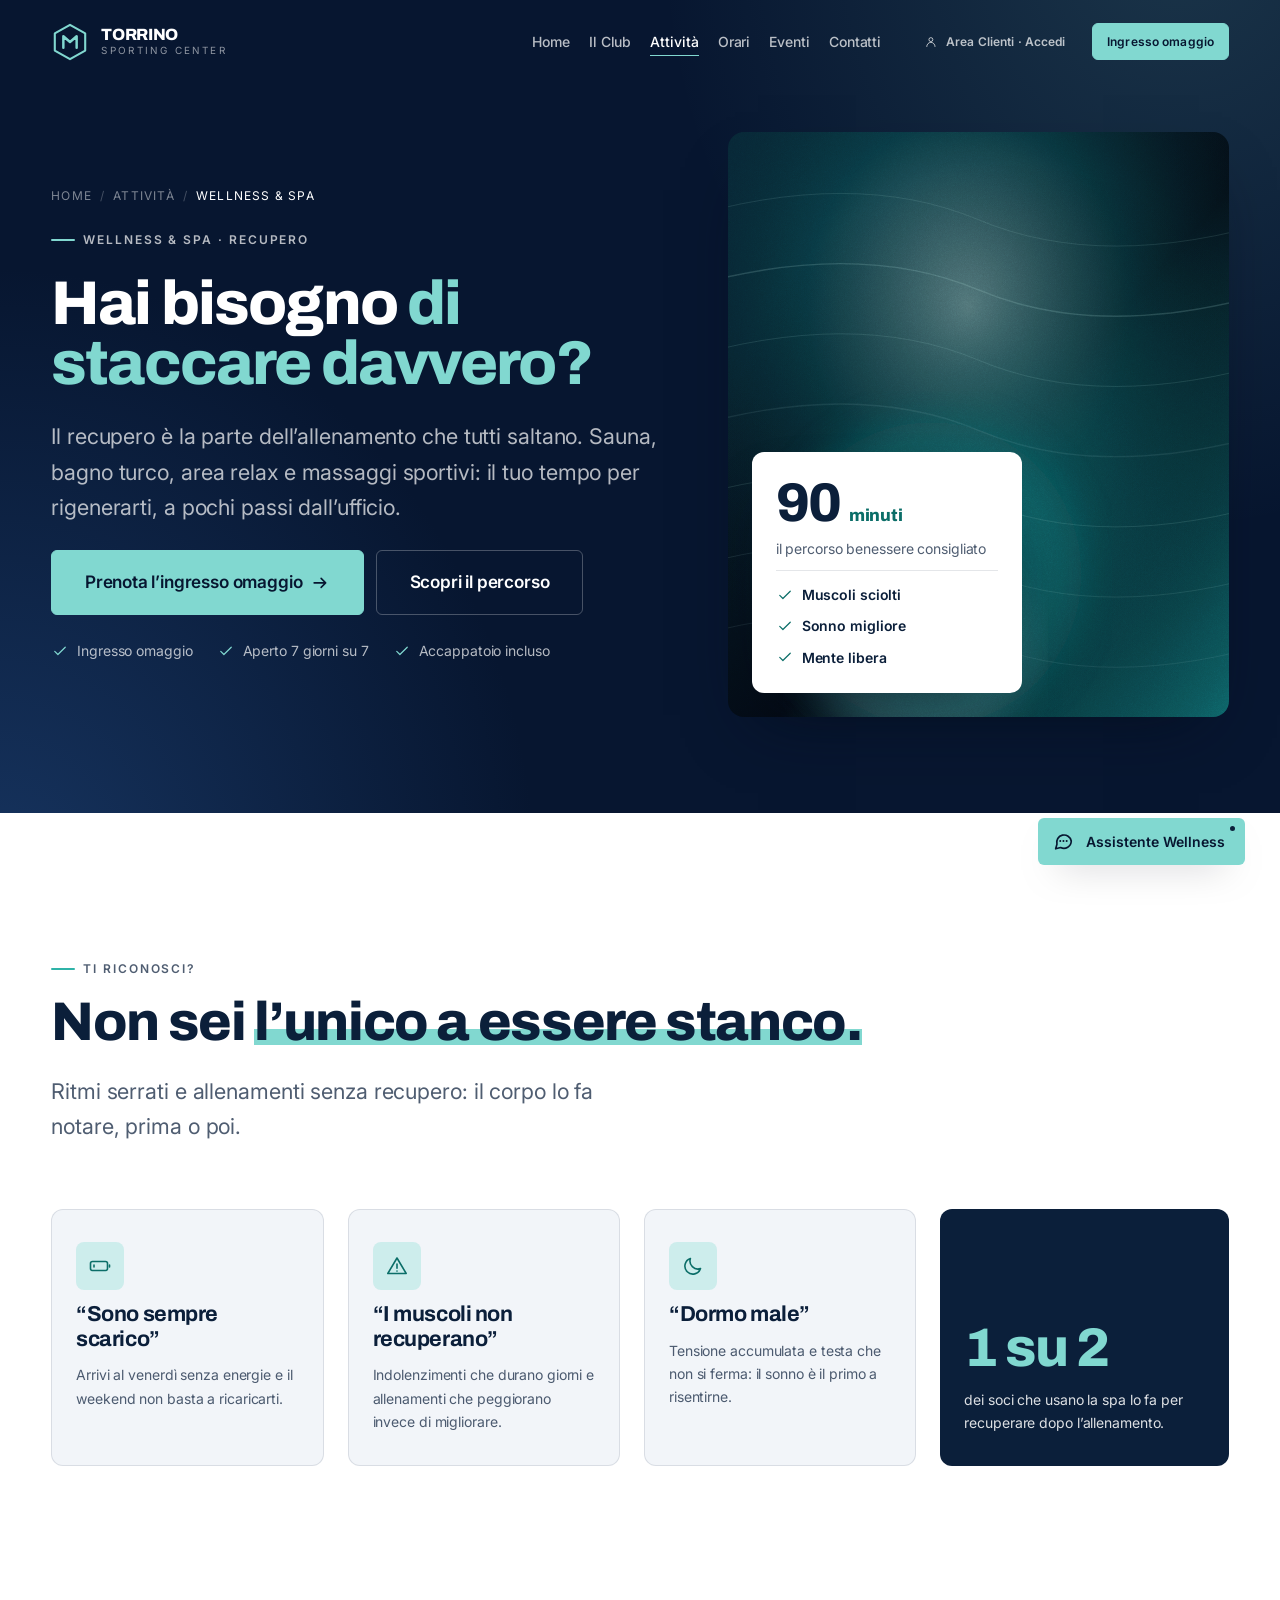
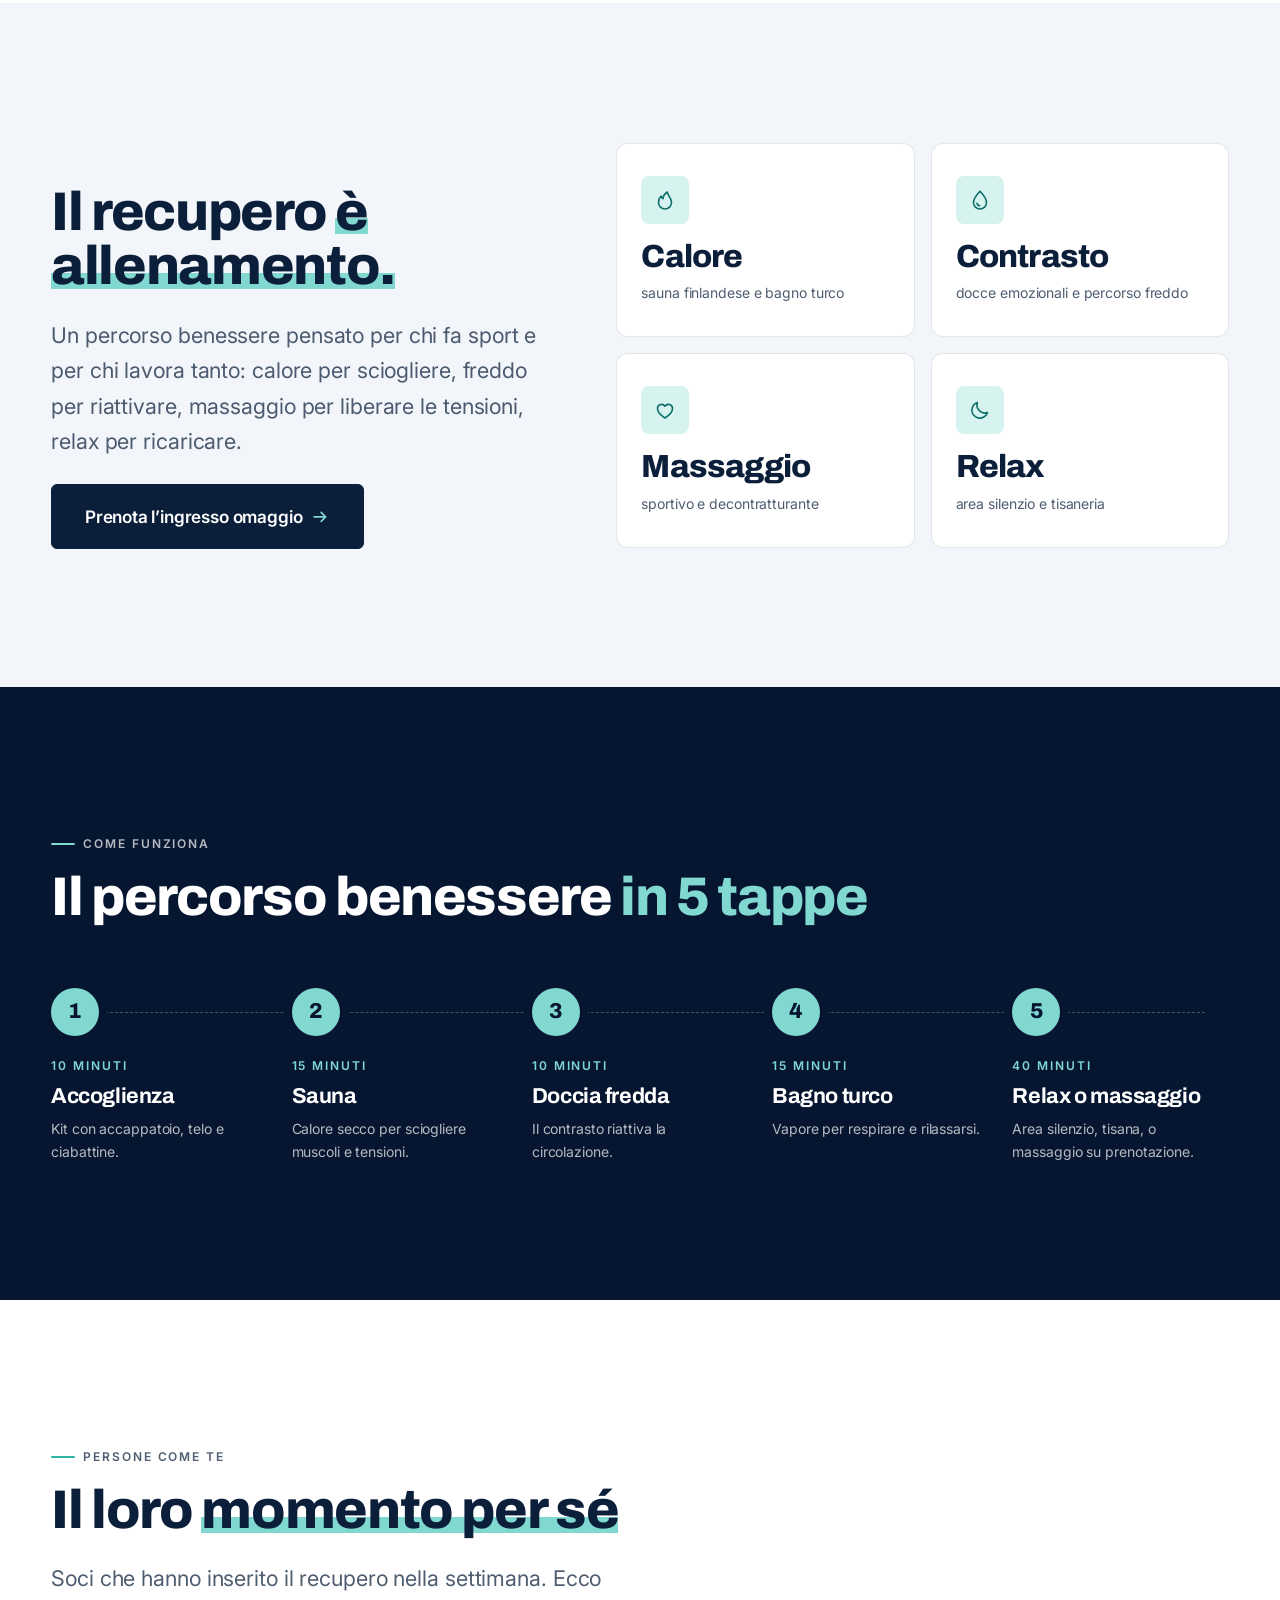
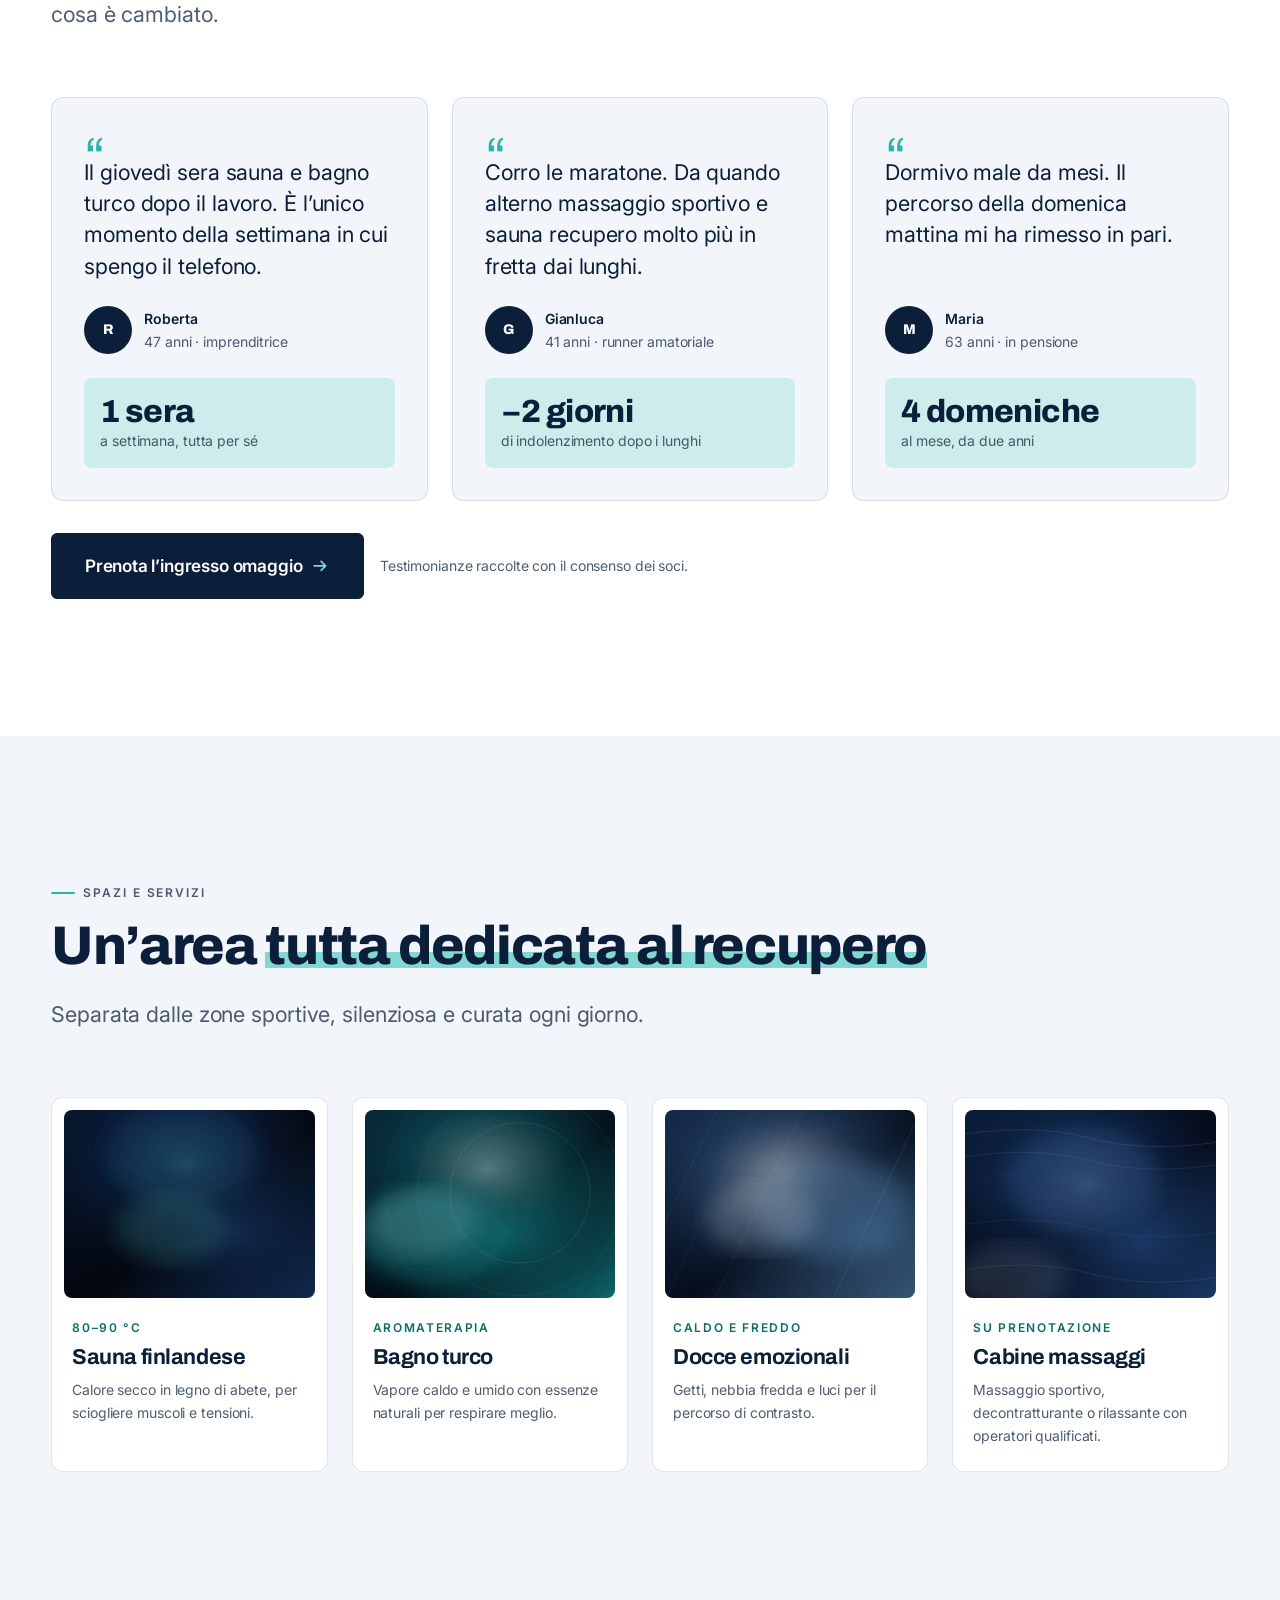
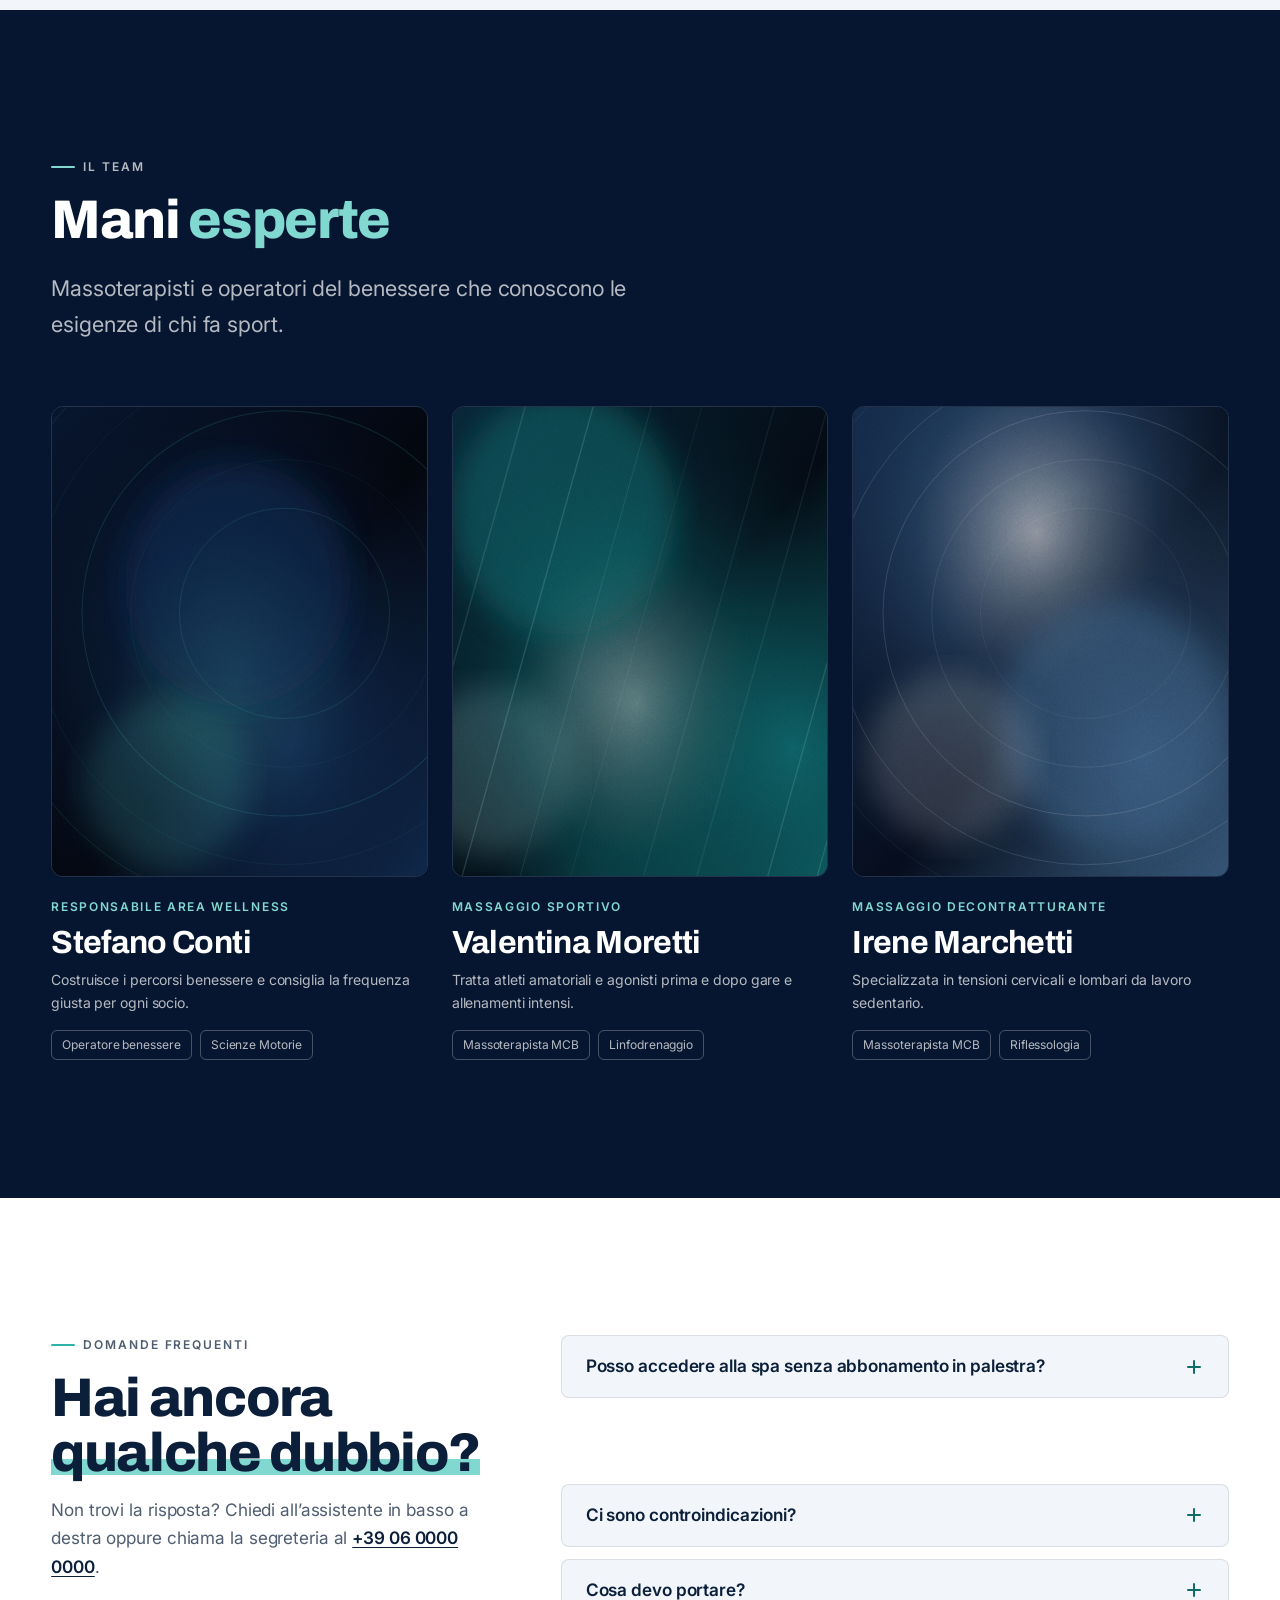
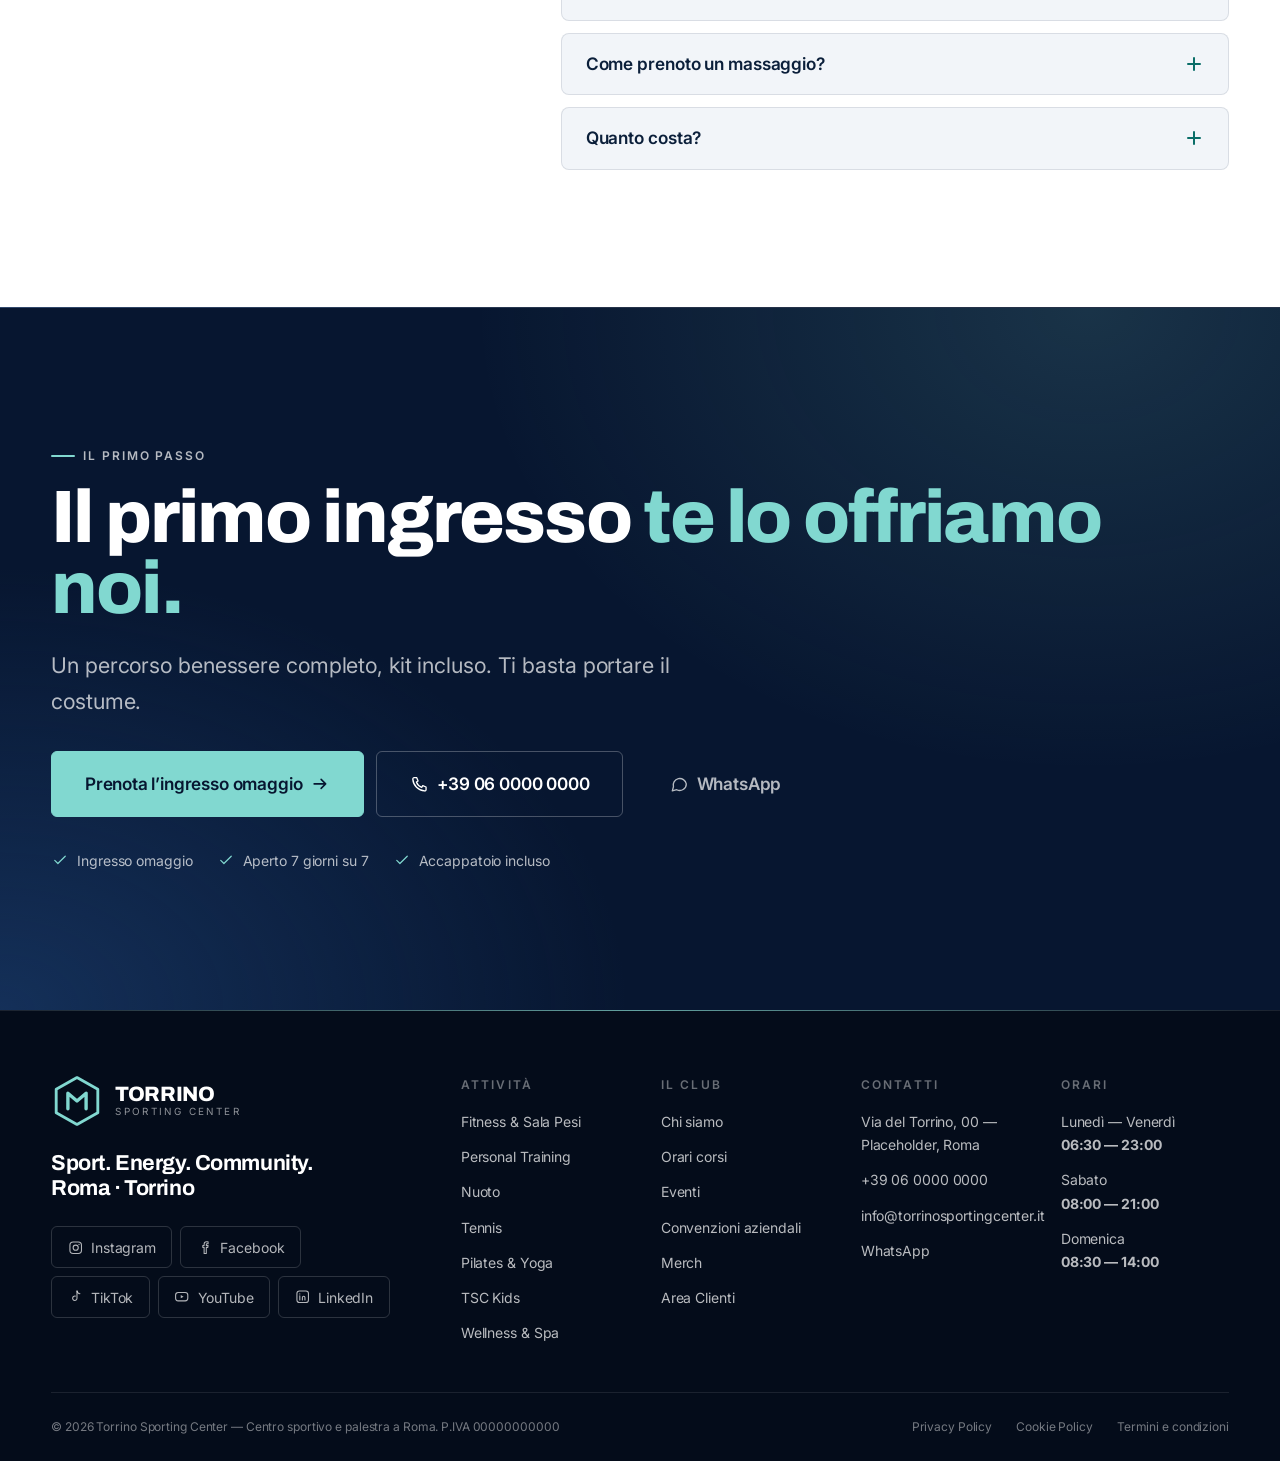
<file: wellness.html>
<!DOCTYPE html>
<html lang="it">
<head>
<meta charset="utf-8">
<meta name="viewport" content="width=device-width, initial-scale=1">

<!-- SEO — keyword primaria di questa pagina: [centro benessere Roma Torrino] -->
<title>Centro benessere a Roma Torrino — Sauna, bagno turco e massaggi | Torrino Sporting Center</title>
<meta name="description" content="Centro benessere a Roma Torrino: sauna finlandese, bagno turco, docce emozionali e massaggi sportivi. Primo ingresso in omaggio.">
<meta name="robots" content="index, follow">
<meta name="theme-color" content="#071428">
<link rel="canonical" href="https://www.torrinosportingcenter.it/wellness.html">

<meta property="og:type" content="website">
<meta property="og:locale" content="it_IT">
<meta property="og:site_name" content="Torrino Sporting Center">
<meta property="og:title" content="Wellness &amp; Spa — Torrino Sporting Center">
<meta property="og:description" content="Hai bisogno di staccare davvero? Percorso benessere e massaggi sportivi. Il primo ingresso è in omaggio.">
<meta property="og:url" content="https://www.torrinosportingcenter.it/wellness.html">
<meta property="og:image" content="https://www.torrinosportingcenter.it/assets/images/wellness-hero.svg">

<link rel="icon" href="assets/icons/logoTorrino.svg" type="image/svg+xml">
<link rel="preconnect" href="https://fonts.googleapis.com">
<link rel="preconnect" href="https://fonts.gstatic.com" crossorigin>
<link rel="stylesheet" href="https://fonts.googleapis.com/css2?family=Archivo:wght@600;700;800;900&family=Inter:wght@300;400;500;600&display=swap">
<link rel="stylesheet" href="css/style.css">
</head>

<!-- Pagina verticale: tutti i contenuti arrivano da TSC.verticals.wellness (js/data.js) -->
<body data-vertical="wellness">
<a class="skip-link" href="#main">Salta al contenuto principale</a>
<div data-layout="header"></div>

<main id="main">
  <div id="vertical"></div>
</main>

<div data-layout="footer"></div>

<script type="application/ld+json">
{
  "@context": "https://schema.org",
  "@type": "BreadcrumbList",
  "itemListElement": [
    { "@type": "ListItem", "position": 1, "name": "Home", "item": "https://www.torrinosportingcenter.it/" },
    { "@type": "ListItem", "position": 2, "name": "Attività", "item": "https://www.torrinosportingcenter.it/attivita.html" },
    { "@type": "ListItem", "position": 3, "name": "Wellness & Spa", "item": "https://www.torrinosportingcenter.it/wellness.html" }
  ]
}
</script>

<script src="js/data.js"></script>
<script src="js/layout.js"></script>
<script src="js/script.js"></script>
</body>
</html>
</file>
<file: css/style.css>
/* =============================================================================
   TORRINO SPORTING CENTER — STYLESHEET
   -----------------------------------------------------------------------------
   Indice
     01. Design tokens
     02. Reset & base
     03. Tipografia & utility
     04. Layout (shell, section)
     05. Bottoni & link
     06. Header / navigazione
     07. Hero & ticker
         07b. Page hero (pagine interne)
         07c. Pagine verticali (percorso in 9 tappe + modale lead)
     08. Il Club & statistiche
     09. Attività & filtri (+ schede "Scegli il tuo mondo")
     10. Orari / timetable
     11. Eventi & form
     12. Convenzioni & carousel partner
     13. Merch
     14. Social & feed
     15. CTA finale
     16. Footer
     17. Chatbot
     18. Modale Area Clienti
     19. Animazioni reveal
     20. Responsive
     21. Accessibilità / reduced motion / print

   SISTEMA DI SUPERFICI
     Ogni sezione dichiara le proprie variabili di superficie (--bg, --fg,
     --fg-soft, --line, --card). I componenti usano SOLO queste variabili:
     aggiungendo `.section--light` una sezione si inverte completamente senza
     riscrivere un singolo componente.
   ========================================================================== */

/* -----------------------------------------------------------------------------
   01. DESIGN TOKENS
   -------------------------------------------------------------------------- */
:root {
  /* ---------------------------------------------------------------------------
     COLORI SOCIALI — gli unici tre valori da toccare per ricalibrare il brand.
     Tutte le altre tinte sono derivate da questi e ne restano riconoscibili.
  --------------------------------------------------------------------------- */
  --color-tiffany: #81D8D0;
  --color-navy: #0B1F3A;
  --color-white: #FFFFFF;

  /* Canali RGB per le trasparenze: rgb(var(--navy-rgb) / 0.4) */
  --tiffany-rgb: 129 216 208;
  --navy-rgb: 11 31 58;
  --deep-rgb: 4 12 26;
  --white-rgb: 255 255 255;

  /* Scala Navy — colore istituzionale: profondità e superfici immersive */
  --navy-950: #040C1A;              /* notte: footer, overlay, fondo hero */
  --navy-900: #071630;              /* superficie scura principale */
  --navy-800: var(--color-navy);    /* navy sociale: testo su chiaro, blocchi */
  --navy-700: #13305A;
  --navy-600: #1D4174;              /* navy del logo, per profondità nei gradienti */
  --navy-300: #8C9DB8;
  --navy-100: #DCE3EE;
  --navy-50: #F2F5F9;               /* "mist": bianco freddo delle sezioni alternate */

  /* Scala Tiffany — accent: CTA, hover, indicatori, dettagli dinamici */
  --tiffany-100: #E3F6F4;
  --tiffany-200: #B9E9E4;
  --tiffany-300: var(--color-tiffany); /* Tiffany sociale: su fondi navy */
  --tiffany-500: #2FB3A8;           /* solo decorativo su chiaro (linee, punti) */
  --tiffany-700: #0B6E68;           /* testo accent su bianco (contrasto AA 6:1) */

  /* Colore funzionale, solo per gli errori dei form */
  --danger: #FF8A80;

  /* Superficie di default: navy immersivo */
  --bg: var(--navy-900);
  --bg-alt: var(--navy-800);
  --fg: var(--color-white);
  --fg-soft: rgb(var(--white-rgb) / 0.7);
  --fg-faint: rgb(var(--white-rgb) / 0.48);
  --line: rgb(var(--white-rgb) / 0.12);
  --line-strong: rgb(var(--white-rgb) / 0.26);
  --card: rgb(var(--white-rgb) / 0.04);
  --card-hover: rgb(var(--white-rgb) / 0.075);
  /* Stato "selezionato" (filtri): bianco su navy, il Tiffany resta alle CTA */
  --accent: var(--color-white);
  --accent-fg: var(--navy-900);
  /* Accent Tiffany declinato per la superficie */
  --accent-text: var(--tiffany-300);   /* testo e icone accent leggibili */
  --accent-line: var(--tiffany-300);   /* linee, punti, indicatori */
  --accent-tint: rgb(var(--tiffany-rgb) / 0.14);
  /* CTA primaria */
  --cta-bg: var(--tiffany-300);
  --cta-fg: var(--navy-900);
  --cta-bg-hover: var(--color-white);
  --cta-fg-hover: var(--navy-900);
  --cta-shadow: none;
  --cta-icon: currentColor;
  /* Punto accent dentro un elemento già pieno di --accent (filtro attivo) */
  --accent-on-accent: var(--tiffany-700);

  /* Tipografia */
  --font-display: 'Archivo', 'Helvetica Neue', Arial, sans-serif;
  --font-body: 'Inter', -apple-system, BlinkMacSystemFont, 'Segoe UI', Roboto, Arial, sans-serif;

  /* Scala tipografica fluida */
  --t-xs: 0.75rem;
  --t-sm: 0.875rem;
  --t-base: clamp(0.975rem, 0.94rem + 0.18vw, 1.075rem);
  --t-lg: clamp(1.1rem, 1rem + 0.45vw, 1.35rem);
  --t-xl: clamp(1.4rem, 1.15rem + 1.1vw, 2rem);
  --t-2xl: clamp(2rem, 1.4rem + 2.6vw, 3.4rem);
  /* Scale tarate sulle metriche di Archivo 800 (senza kerning, quindi per
     eccesso): la riga più lunga dei titoli ("Il primo allenamento") misura
     ~9.5em e resta nella shell anche a 390px. */
  --t-3xl: clamp(2.2rem, 1.2rem + 3.4vw, 4.4rem);
  /* La riga più lunga della hero ("COMMUNITY.") misura ~6.6em in Archivo:
     il limite è l'altezza della hero, non la larghezza. */
  --t-4xl: min(9.6vw, 9rem);

  /* Spaziature */
  --sp-1: 0.25rem;
  --sp-2: 0.5rem;
  --sp-3: 0.75rem;
  --sp-4: 1rem;
  --sp-5: 1.5rem;
  --sp-6: 2rem;
  --sp-7: 3rem;
  --sp-8: 4rem;
  --sp-9: 6rem;
  --sp-10: clamp(4.5rem, 3rem + 7vw, 9.5rem);

  /* Griglia & forme */
  --shell: 1440px;
  --gutter: clamp(1.15rem, 4vw, 3.5rem);
  /* Griglia editoriale a 12 colonne: intestazioni, gallerie e numeri usano lo
     stesso passo, così titolo (7 col) e testo (5 col) cadono sugli stessi bordi. */
  --grid-gap: clamp(1rem, 2vw, 2rem);
  /* Forme sobrie: raggi contenuti, un solo raggio per tutti i controlli
     (bottoni, filtri, campi, chip). Il tondo pieno resta a punti e avatar. */
  --r-sm: 4px;
  --r-md: 8px;
  --r-lg: 12px;
  --r-xl: 16px;
  --r-control: 6px;
  --r-pill: 999px;

  /* Motion */
  --ease: cubic-bezier(0.22, 0.61, 0.36, 1);
  --ease-out: cubic-bezier(0.16, 1, 0.3, 1);
  --dur: 0.45s;
  --dur-ui: 0.2s;                   /* hover e stati dei controlli */

  --header-h: 84px;
  /* Elevazione: tre livelli, neutri (mai ombre colorate) */
  --shadow-sm: 0 1px 2px rgb(var(--deep-rgb) / 0.08), 0 6px 16px -10px rgb(var(--deep-rgb) / 0.3);
  --shadow-md: 0 16px 36px -20px rgb(var(--deep-rgb) / 0.5);
  --shadow-lg: 0 28px 64px -30px rgb(var(--deep-rgb) / 0.7);
}

/* Superficie bianca — inverte tutti i componenti figli */
.section--light,
.surface-light {
  --bg: var(--color-white);
  --bg-alt: var(--navy-50);
  --fg: var(--navy-800);
  --fg-soft: rgb(var(--navy-rgb) / 0.72);
  --fg-faint: rgb(var(--navy-rgb) / 0.56);
  --line: rgb(var(--navy-rgb) / 0.11);
  --line-strong: rgb(var(--navy-rgb) / 0.26);
  --card: var(--navy-50);
  --card-hover: var(--color-white);
  --accent: var(--navy-800);
  --accent-fg: var(--color-white);
  --accent-text: var(--tiffany-700);
  --accent-line: var(--tiffany-500);
  --accent-tint: rgb(var(--tiffany-rgb) / 0.32);
  --cta-bg: var(--navy-800);
  --cta-fg: var(--color-white);
  --cta-bg-hover: var(--tiffany-300);
  --cta-fg-hover: var(--navy-900);
  --cta-shadow: none;
  --cta-icon: var(--tiffany-300);
  --accent-on-accent: var(--tiffany-300);
  --danger: #C4323A;
}

/* Variante "mist": bianco freddo per alternare due sezioni chiare consecutive */
.section--mist { --bg: var(--navy-50); --bg-alt: var(--color-white); --card: var(--color-white); --card-hover: var(--color-white); }

/* -----------------------------------------------------------------------------
   02. RESET & BASE
   -------------------------------------------------------------------------- */
*,
*::before,
*::after { box-sizing: border-box; }

* { margin: 0; }

html {
  scroll-behavior: smooth;
  scroll-padding-top: calc(var(--header-h) + 16px);
  -webkit-text-size-adjust: 100%;
}

body {
  background: var(--navy-900);
  color: var(--color-white);
  font-family: var(--font-body);
  font-size: var(--t-base);
  font-weight: 400;
  line-height: 1.65;
  letter-spacing: -0.006em;
  -webkit-font-smoothing: antialiased;
  text-rendering: optimizeLegibility;
  overflow-x: hidden;
}

body.is-locked { overflow: hidden; }

img,
svg,
video {
  display: block;
  max-width: 100%;
}

img { height: auto; }

a { color: inherit; text-decoration: none; }

button,
input,
select,
textarea {
  font: inherit;
  color: inherit;
}

button { cursor: pointer; background: none; border: 0; }

ul, ol { list-style: none; padding: 0; }

:focus-visible {
  outline: 2px solid var(--accent-line);
  outline-offset: 3px;
  border-radius: var(--r-sm);
}

::selection { background: var(--tiffany-300); color: var(--navy-900); }

.skip-link {
  position: absolute;
  left: var(--sp-4);
  top: -100px;
  z-index: 200;
  padding: var(--sp-3) var(--sp-5);
  background: var(--tiffany-300);
  color: var(--navy-900);
  border-radius: var(--r-control);
  font-weight: 600;
  transition: top 0.25s var(--ease);
}
.skip-link:focus { top: var(--sp-4); }

/* -----------------------------------------------------------------------------
   03. TIPOGRAFIA & UTILITY
   -------------------------------------------------------------------------- */
.display {
  font-family: var(--font-display);
  font-weight: 800;
  font-size: var(--t-3xl);
  line-height: 0.96;
  letter-spacing: -0.025em;
}
.display--sm { font-size: var(--t-2xl); line-height: 1; }
.display--xl { font-size: clamp(2.2rem, 5.8vw, 4.8rem); }

h3 { font-family: var(--font-display); font-weight: 700; letter-spacing: -0.02em; }

.eyebrow {
  display: inline-flex;
  align-items: center;
  gap: var(--sp-2);
  font-size: var(--t-xs);
  font-weight: 600;
  letter-spacing: 0.16em;
  text-transform: uppercase;
  color: var(--fg-soft);
}
/* Firma del brand: il trattino Tiffany davanti a ogni eyebrow */
.eyebrow::before {
  content: '';
  width: 24px;
  height: 2px;
  border-radius: 2px;
  background: var(--accent-line);
}

.u-mark {
  position: relative;
  color: var(--accent-text);
  white-space: nowrap;
}
/* Evidenziatore: gradiente sul testo, così non dipende dallo stacking context
   (il .reveal rimuove il proprio transform a fine animazione). */
.section--light .u-mark {
  color: var(--navy-800);
  background-image: linear-gradient(var(--tiffany-300), var(--tiffany-300));
  background-size: 100% 0.3em;
  background-position: 0 86%;
  background-repeat: no-repeat;
}

.u-muted { color: var(--fg-soft); }
.u-small { font-size: var(--t-sm); }

.u-visually-hidden {
  position: absolute !important;
  width: 1px; height: 1px;
  padding: 0; margin: -1px;
  overflow: hidden;
  clip: rect(0 0 0 0);
  white-space: nowrap;
}

.pulse {
  width: 7px; height: 7px;
  border-radius: 50%;
  background: var(--tiffany-300);
  box-shadow: 0 0 0 0 rgb(var(--tiffany-rgb) / 0.65);
  animation: pulse 2.4s infinite;
}
.pulse--sm { width: 6px; height: 6px; display: inline-block; }

@keyframes pulse {
  0%   { box-shadow: 0 0 0 0 rgb(var(--tiffany-rgb) / 0.6); }
  70%  { box-shadow: 0 0 0 9px rgb(var(--tiffany-rgb) / 0); }
  100% { box-shadow: 0 0 0 0 rgb(var(--tiffany-rgb) / 0); }
}

/* -----------------------------------------------------------------------------
   04. LAYOUT
   -------------------------------------------------------------------------- */
.shell {
  width: min(100% - var(--gutter) * 2, var(--shell));
  margin-inline: auto;
}

.section {
  position: relative;
  background: var(--bg);
  color: var(--fg);
  padding-block: var(--sp-10);
}

/* Due sezioni scure consecutive: un solo respiro verticale, non due */
.section:not(.section--light) + .section:not(.section--light) { padding-top: var(--sp-7); }

/* Passaggio chiaro/scuro a filo: niente raccordi arrotondati tra sezioni */

/* Intestazioni a due voci (titolo + nota): 7 + 5 colonne della griglia editoriale */
.section__head,
.page-hero__inner {
  display: grid;
  grid-template-columns: repeat(12, minmax(0, 1fr));
  gap: var(--sp-5) var(--grid-gap);
  align-items: end;
}
.section__head { margin-bottom: var(--sp-8); }
.section__head > :first-child,
.page-hero__inner > :first-child { grid-column: 1 / span 7; }
.section__head > :last-child,
.page-hero__inner > :last-child { grid-column: 8 / -1; }
.section__note {
  color: var(--fg-soft);
  font-size: var(--t-lg);
  max-width: 46ch;
  padding-bottom: 0.4em;
}
.section__head .eyebrow { margin-bottom: var(--sp-4); }

/* -----------------------------------------------------------------------------
   05. BOTTONI & LINK
   -------------------------------------------------------------------------- */
.btn {
  --btn-bg: transparent;
  --btn-fg: var(--fg);
  --btn-line: var(--line-strong);
  position: relative;
  display: inline-flex;
  align-items: center;
  justify-content: center;
  gap: var(--sp-2);
  padding: 0.82em 1.5em;
  border: 1px solid var(--btn-line);
  border-radius: var(--r-control);
  background: var(--btn-bg);
  color: var(--btn-fg);
  font-weight: 600;
  font-size: var(--t-sm);
  letter-spacing: -0.01em;
  white-space: nowrap;
  overflow: hidden;
  min-height: 44px;
  transition: background-color var(--dur-ui) var(--ease), color var(--dur-ui) var(--ease),
              border-color var(--dur-ui) var(--ease);
}
.btn:active { transform: translateY(1px); }

/* CTA primaria: Tiffany su navy, navy su bianco (con freccia Tiffany).
   Colori letti dai token --cta-* della superficie. */
.btn--primary {
  --btn-bg: var(--cta-bg);
  --btn-fg: var(--cta-fg);
  --btn-line: var(--cta-bg);
  box-shadow: var(--cta-shadow);
}
.btn--primary:hover {
  --btn-bg: var(--cta-bg-hover);
  --btn-fg: var(--cta-fg-hover);
  --btn-line: var(--cta-bg-hover);
}
.btn--primary .btn__icon { color: var(--cta-icon); transition: color 0.3s var(--ease), transform 0.35s var(--ease-out); }
.btn--primary:hover .btn__icon { color: currentColor; }

.btn--outline { --btn-bg: transparent; --btn-line: var(--line-strong); }
.btn--outline:hover { --btn-bg: var(--card-hover); --btn-line: var(--accent-line); }

.btn--ghost { --btn-line: transparent; --btn-fg: var(--fg-soft); }
.btn--ghost:hover { --btn-fg: var(--fg); --btn-bg: var(--card-hover); }

.btn--sm { min-height: 36px; padding: 0.62em 1.15em; font-size: var(--t-xs); letter-spacing: 0.01em; }
.btn--lg { padding: 1.02em 1.9em; font-size: var(--t-base); }

.btn__icon { display: inline-flex; width: 1.15em; height: 1.15em; }
.btn__icon svg { width: 100%; height: 100%; }
.btn--lg .btn__icon { transition: transform 0.35s var(--ease-out); }
.btn:hover .btn__icon { transform: translateX(3px); }

.link-arrow {
  display: inline-flex;
  align-items: center;
  gap: var(--sp-2);
  padding-block: var(--sp-2);
  font-weight: 600;
  border-bottom: 1px solid var(--line-strong);
  transition: gap 0.3s var(--ease-out), border-color 0.3s var(--ease), color 0.3s var(--ease);
}
.link-arrow svg { width: 1.1em; height: 1.1em; color: var(--accent-text); }
.link-arrow:hover { gap: var(--sp-4); border-color: var(--accent-line); }
.link-arrow--sm { font-size: var(--t-sm); }

/* -----------------------------------------------------------------------------
   06. HEADER / NAVIGAZIONE
   -------------------------------------------------------------------------- */
.site-header {
  position: fixed;
  inset: 0 0 auto;
  z-index: 100;
  height: var(--header-h);
  display: flex;
  align-items: center;
  transition: background-color 0.4s var(--ease), border-color 0.4s var(--ease),
              backdrop-filter 0.4s var(--ease), transform 0.45s var(--ease-out), height 0.4s var(--ease);
  border-bottom: 1px solid transparent;
}
.site-header[data-state='scrolled'] {
  height: 70px;
  background: rgb(var(--deep-rgb) / 0.72);
  backdrop-filter: blur(18px) saturate(140%);
  -webkit-backdrop-filter: blur(18px) saturate(140%);
  border-bottom-color: rgb(var(--white-rgb) / 0.1);
}
.site-header[data-state='hidden'] { transform: translateY(-105%); }

/* A menu aperto niente backdrop-filter: creerebbe un containing block e
   ritaglierebbe il pannello di navigazione (position: fixed) dentro l'header. */
.site-header.is-nav-open[data-state] {
  backdrop-filter: none;
  -webkit-backdrop-filter: none;
  background: rgb(var(--deep-rgb) / 0.98);
}

.site-header__inner {
  display: flex;
  align-items: center;
  justify-content: space-between;
  gap: var(--sp-5);
  width: min(100% - var(--gutter) * 2, var(--shell));
}

.brand {
  display: inline-flex;
  align-items: center;
  gap: var(--sp-3);
  color: var(--color-white);
  flex-shrink: 0;
}
.brand__mark {
  width: 38px; height: 38px;
  color: var(--tiffany-300);
}
.brand__mark svg { width: 100%; height: 100%; }
.brand__text { display: flex; flex-direction: column; line-height: 1; }
.brand__text strong {
  font-family: var(--font-display);
  font-weight: 800;
  font-size: 1.02rem;
  letter-spacing: -0.02em;
  text-transform: uppercase;
}
.brand__text em {
  font-style: normal;
  font-size: 0.62rem;
  letter-spacing: 0.24em;
  text-transform: uppercase;
  color: rgb(var(--white-rgb) / 0.55);
  margin-top: 3px;
}
.brand--lg .brand__mark { width: 52px; height: 52px; }
.brand--lg .brand__text strong { font-size: 1.3rem; }

.nav {
  display: flex;
  align-items: center;
  gap: clamp(var(--sp-4), 2.2vw, var(--sp-7));
  margin-left: auto;
}
.nav__list {
  display: flex;
  align-items: center;
  gap: clamp(var(--sp-3), 1.5vw, var(--sp-5));
}
.nav__link {
  position: relative;
  font-size: var(--t-sm);
  font-weight: 500;
  color: rgb(var(--white-rgb) / 0.72);
  padding-block: var(--sp-2);
  transition: color 0.3s var(--ease);
}
.nav__link::after {
  content: '';
  position: absolute;
  left: 0; bottom: 2px;
  width: 100%; height: 1.5px;
  background: var(--tiffany-300);
  transform: scaleX(0);
  transform-origin: right;
  transition: transform 0.4s var(--ease-out);
}
.nav__link:hover,
.nav__link.is-active { color: var(--color-white); }
.nav__link:hover::after,
.nav__link.is-active::after { transform: scaleX(1); transform-origin: left; }

.nav__account { display: flex; align-items: center; gap: var(--sp-3); }
.nav__account .btn--ghost { --btn-fg: rgb(var(--white-rgb) / 0.72); }
.nav__account .btn--ghost:hover { --btn-fg: var(--color-white); --btn-bg: rgb(var(--white-rgb) / 0.08); }

.burger {
  display: none;
  width: 46px; height: 46px;
  border: 1px solid rgb(var(--white-rgb) / 0.2);
  border-radius: var(--r-control);
  padding: 13px 12px;
  flex-direction: column;
  justify-content: space-between;
  flex-shrink: 0;
}
.burger span {
  display: block;
  height: 1.6px;
  background: var(--color-white);
  border-radius: 2px;
  transition: transform 0.4s var(--ease-out), opacity 0.25s var(--ease), width 0.4s var(--ease-out);
}
.burger span:nth-child(2) { width: 70%; }
.burger[aria-expanded='true'] span:nth-child(1) { transform: translateY(8.2px) rotate(45deg); }
.burger[aria-expanded='true'] span:nth-child(2) { opacity: 0; width: 100%; }
.burger[aria-expanded='true'] span:nth-child(3) { transform: translateY(-8.2px) rotate(-45deg); }

/* -----------------------------------------------------------------------------
   07. HERO
   -------------------------------------------------------------------------- */
.hero {
  position: relative;
  min-height: 100svh;
  display: flex;
  align-items: flex-end;
  padding-block: calc(var(--header-h) + var(--sp-6)) clamp(5rem, 9vh, 7.5rem);
  overflow: hidden;
  isolation: isolate;
}

.hero__media {
  position: absolute;
  inset: -8% 0 -8%;
  z-index: -2;
  will-change: transform;
}
.hero__media img {
  width: 100%;
  height: 100%;
  object-fit: cover;
}
.hero__scrim {
  position: absolute;
  inset: 0;
  background:
    radial-gradient(55% 60% at 88% 18%, rgb(var(--tiffany-rgb) / 0.14), transparent 70%),
    linear-gradient(to top, var(--navy-900) 2%, rgb(var(--navy-rgb) / 0.74) 38%, rgb(var(--navy-rgb) / 0.2) 72%),
    linear-gradient(105deg, rgb(var(--deep-rgb) / 0.92) 8%, rgb(var(--navy-rgb) / 0.4) 55%, transparent 88%);
}

.hero__inner { position: relative; }

.hero__eyebrow {
  display: inline-flex;
  align-items: center;
  gap: var(--sp-3);
  padding: var(--sp-2) var(--sp-4);
  border: 1px solid rgb(var(--white-rgb) / 0.22);
  border-radius: var(--r-control);
  background: rgb(var(--white-rgb) / 0.05);
  backdrop-filter: blur(10px);
  -webkit-backdrop-filter: blur(10px);
  font-size: var(--t-xs);
  font-weight: 500;
  letter-spacing: 0.16em;
  text-transform: uppercase;
  margin-bottom: var(--sp-5);
}

.hero__title {
  font-family: var(--font-display);
  font-weight: 900;
  font-size: var(--t-4xl);
  line-height: 0.9;
  letter-spacing: -0.03em;
  text-transform: uppercase;
  margin-bottom: var(--sp-5);
}
.hero__title .line { display: block; overflow: hidden; padding-bottom: 0.04em; }
.hero__title .line__in {
  display: block;
  transform: translateY(105%);
  animation: lineUp 1.05s var(--ease-out) forwards;
}
.hero__title .line:nth-child(1) .line__in { animation-delay: 0.15s; }
.hero__title .line:nth-child(2) .line__in { animation-delay: 0.27s; }
.hero__title .line:nth-child(3) .line__in { animation-delay: 0.39s; }
.line__in--accent { color: var(--tiffany-300); }

@keyframes lineUp { to { transform: translateY(0); } }

.hero__lead {
  max-width: 56ch;
  font-size: var(--t-lg);
  color: rgb(var(--white-rgb) / 0.75);
  margin-bottom: var(--sp-5);
}

.hero__actions {
  display: flex;
  flex-wrap: wrap;
  gap: var(--sp-3);
  margin-bottom: var(--sp-6);
}

.hero__facts {
  display: flex;
  flex-wrap: wrap;
  gap: var(--sp-5) clamp(var(--sp-6), 5vw, var(--sp-9));
  padding-top: var(--sp-4);
  border-top: 1px solid rgb(var(--white-rgb) / 0.16);
  max-width: 680px;
}
.hero__facts dt {
  font-size: var(--t-xs);
  letter-spacing: 0.18em;
  text-transform: uppercase;
  color: rgb(var(--white-rgb) / 0.5);
  margin-bottom: 2px;
}
.hero__facts dd {
  font-family: var(--font-display);
  font-weight: 700;
  font-size: var(--t-xl);
  letter-spacing: -0.03em;
}

.hero__scroll {
  position: absolute;
  right: var(--gutter);
  bottom: clamp(5.5rem, 11vh, 8.5rem);
  display: flex;
  flex-direction: column;
  align-items: center;
  gap: var(--sp-3);
  font-size: var(--t-xs);
  letter-spacing: 0.24em;
  text-transform: uppercase;
  color: rgb(var(--white-rgb) / 0.55);
  writing-mode: vertical-rl;
  transition: color 0.3s var(--ease);
}
.hero__scroll:hover { color: var(--tiffany-300); }
.hero__scroll-line {
  width: 1px; height: 64px;
  background: linear-gradient(to bottom, transparent, rgb(var(--white-rgb) / 0.7));
  position: relative;
  overflow: hidden;
}


/* Ticker discipline */
.ticker {
  position: absolute;
  left: 0; right: 0; bottom: 0;
  z-index: 3;
  padding-block: var(--sp-3);
  border-top: 1px solid rgb(var(--white-rgb) / 0.12);
  border-bottom: 1px solid rgb(var(--white-rgb) / 0.12);
  background: rgb(var(--deep-rgb) / 0.55);
  backdrop-filter: blur(10px);
  -webkit-backdrop-filter: blur(10px);
  overflow: hidden;
  mask-image: linear-gradient(to right, transparent, #000 8%, #000 92%, transparent);
  -webkit-mask-image: linear-gradient(to right, transparent, #000 8%, #000 92%, transparent);
}
.ticker__track {
  display: flex;
  align-items: center;
  gap: var(--sp-5);
  width: max-content;
  animation: marquee 64s linear infinite;
}
.ticker:hover .ticker__track { animation-play-state: paused; }
.ticker__track span {
  font-family: var(--font-display);
  font-weight: 700;
  font-size: clamp(0.8rem, 1.5vw, 1rem);
  letter-spacing: 0.02em;
  text-transform: uppercase;
  white-space: nowrap;
}
.ticker__track i {
  flex-shrink: 0;
  width: 6px; height: 6px;
  font-size: 0;
  background: var(--tiffany-300);
  transform: rotate(45deg);
}

@keyframes marquee {
  from { transform: translateX(0); }
  to { transform: translateX(-50%); }
}

/* -----------------------------------------------------------------------------
   07b. PAGE HERO — intestazione delle pagine interne
   Sostituisce la hero cinematografica: stesso linguaggio, molto più compatta.
   -------------------------------------------------------------------------- */
.page-hero {
  position: relative;
  padding-block: calc(var(--header-h) + var(--sp-8)) var(--sp-8);
  background:
    radial-gradient(70% 130% at 92% -10%, rgb(var(--tiffany-rgb) / 0.16), transparent 58%),
    radial-gradient(60% 110% at 0% 110%, color-mix(in srgb, var(--navy-600) 70%, transparent), transparent 70%),
    var(--navy-900);
  border-bottom: 1px solid var(--line);
  overflow: hidden;
}
/* Filo Tiffany che chiude l'intestazione: dettaglio firma delle pagine interne */
.page-hero::after {
  content: '';
  position: absolute;
  left: 0; bottom: -1px;
  width: min(42vw, 520px);
  height: 2px;
  background: linear-gradient(90deg, var(--tiffany-300), transparent);
}
.page-hero h1 {
  font-family: var(--font-display);
  font-weight: 800;
  font-size: var(--t-3xl);
  line-height: 0.96;
  letter-spacing: -0.025em;
  margin-top: var(--sp-4);
}
.page-hero__lead {
  font-size: var(--t-lg);
  color: var(--fg-soft);
  max-width: 46ch;
  padding-bottom: 0.4em;
}

/* Dopo l'intestazione di pagina la prima sezione respira meno: il titolo l'ha già fatto */
.page-hero + .section { padding-top: var(--sp-8); }

.crumbs {
  display: flex;
  flex-wrap: wrap;
  align-items: center;
  gap: var(--sp-2);
  margin-bottom: var(--sp-5);
  font-size: var(--t-xs);
  letter-spacing: 0.1em;
  text-transform: uppercase;
  color: var(--fg-faint);
}
.crumbs a { transition: color 0.25s var(--ease); }
.crumbs a:hover { color: var(--tiffany-300); }
.crumbs [aria-current='page'] { color: var(--fg); }
.crumbs span[aria-hidden] { opacity: 0.5; }

/* Riga "vedi tutto" dei teaser in home */
.section__cta {
  display: flex;
  flex-wrap: wrap;
  align-items: center;
  gap: var(--sp-4);
  margin-top: var(--sp-6);
}

@media (max-width: 1280px) {
  .page-hero__inner { align-items: start; }
  .page-hero__lead { padding-bottom: 0; }
}

/* -----------------------------------------------------------------------------
   07c. PAGINE VERTICALI — percorso in 9 tappe, reso da initVertical()
   Hero problema → normalizzazione → soluzione → percorso → testimonianze →
   attrezzature → staff → FAQ → CTA finale. L'alternanza navy/bianco è decisa
   dal markup: qui i componenti leggono solo i token di superficie.
   -------------------------------------------------------------------------- */
/* I titoli arrivano dai dati e l'evidenziatore può coprire più parole
   ("tutta dedicata al recupero"): qui va a capo, altrimenti su mobile
   allarga la pagina. `clone` ripete l'evidenziatore su ogni riga. */
[data-vertical] .u-mark {
  white-space: normal;
  -webkit-box-decoration-break: clone;
  box-decoration-break: clone;
}

.v-icon {
  display: inline-grid;
  place-items: center;
  flex-shrink: 0;
  width: 48px;
  height: 48px;
  border-radius: var(--r-md);
  background: var(--accent-tint);
  color: var(--accent-text);
}
.v-icon svg { width: 24px; height: 24px; }
.v-icon--lg { width: 64px; height: 64px; border-radius: 50%; }
.v-icon--lg svg { width: 30px; height: 30px; }

.v-trust {
  display: flex;
  flex-wrap: wrap;
  gap: var(--sp-2) var(--sp-5);
  font-size: var(--t-sm);
  color: var(--fg-soft);
}
.v-trust li { display: inline-flex; align-items: center; gap: var(--sp-2); }
.v-trust svg { width: 18px; height: 18px; color: var(--accent-text); }

/* --- 1. Hero: il problema e la prima CTA --- */
.v-hero {
  position: relative;
  padding-block: calc(var(--header-h) + var(--sp-7)) var(--sp-9);
  background:
    radial-gradient(70% 130% at 92% -10%, rgb(var(--tiffany-rgb) / 0.16), transparent 58%),
    radial-gradient(60% 110% at 0% 110%, color-mix(in srgb, var(--navy-600) 70%, transparent), transparent 70%),
    var(--navy-900);
  color: var(--fg);
  overflow: hidden;
}
.v-hero__inner {
  display: grid;
  grid-template-columns: minmax(0, 1.1fr) minmax(0, 0.9fr);
  gap: clamp(var(--sp-6), 5vw, var(--sp-9));
  align-items: center;
}
.v-hero__copy { display: grid; gap: var(--sp-5); justify-items: start; }
.v-hero__copy .crumbs { margin-bottom: 0; }
.v-hero__logo { width: auto; height: 56px; }
.v-hero__title {
  font-family: var(--font-display);
  font-weight: 800;
  font-size: clamp(2.1rem, 1.3rem + 3.2vw, 4.6rem);
  line-height: 0.98;
  letter-spacing: -0.03em;
  text-wrap: balance;
}
.v-hero__lead { max-width: 52ch; font-size: var(--t-lg); color: var(--fg-soft); }
.v-hero__actions { display: flex; flex-wrap: wrap; gap: var(--sp-3); }

.v-hero__visual {
  position: relative;
  aspect-ratio: 6 / 7;
  border-radius: var(--r-xl);
  overflow: hidden;
  box-shadow: var(--shadow-lg);
}
.v-hero__visual > img { position: absolute; inset: 0; width: 100%; height: 100%; object-fit: cover; }

/* Card "prova" sulla foto: superficie chiara via .surface-light nel markup */
.v-proof {
  position: absolute;
  left: var(--sp-5);
  bottom: var(--sp-5);
  display: grid;
  gap: var(--sp-2);
  width: min(270px, calc(100% - var(--sp-5) * 2));
  padding: var(--sp-5);
  border-radius: var(--r-lg);
  background: var(--bg);
  color: var(--fg);
  box-shadow: var(--shadow-lg);
}
.v-proof__value {
  font-family: var(--font-display);
  font-weight: 800;
  font-size: var(--t-2xl);
  line-height: 1;
  letter-spacing: -0.03em;
}
.v-proof__value span { font-size: var(--t-base); letter-spacing: -0.01em; color: var(--accent-text); }
.v-proof__label { font-size: var(--t-sm); line-height: 1.4; color: var(--fg-soft); }
.v-proof ul {
  display: grid;
  gap: var(--sp-2);
  margin-top: var(--sp-1);
  padding-top: var(--sp-3);
  border-top: 1px solid var(--line);
  font-size: var(--t-sm);
  font-weight: 600;
}
.v-proof li { display: flex; align-items: center; gap: var(--sp-2); }
.v-proof svg { width: 18px; height: 18px; color: var(--accent-text); }

/* --- 2. Normalizzazione: "ti riconosci?" --- */
.v-problem__grid {
  display: grid;
  grid-template-columns: minmax(0, 3fr) minmax(0, 1fr);
  gap: var(--sp-5);
}
.v-pains { display: grid; grid-template-columns: repeat(3, minmax(0, 1fr)); gap: var(--sp-5); }
.v-pain,
.v-pillars li,
.v-story,
.v-tool {
  border: 1px solid var(--line);
  border-radius: var(--r-lg);
  background: var(--card);
}
.v-pain { display: grid; align-content: start; gap: var(--sp-3); padding: var(--sp-6) var(--sp-5); }
.v-pain h3 { font-size: var(--t-lg); line-height: 1.15; }
.v-pain p { font-size: var(--t-sm); color: var(--fg-soft); }

/* Blocco statistica: pieno di --accent (navy su chiaro), numero in Tiffany */
.v-stat {
  display: grid;
  align-content: end;
  gap: var(--sp-3);
  padding: var(--sp-6) var(--sp-5);
  border-radius: var(--r-lg);
  background: var(--accent);
  color: var(--accent-fg);
}
.v-stat__value {
  font-family: var(--font-display);
  font-weight: 800;
  font-size: var(--t-2xl);
  line-height: 1;
  letter-spacing: -0.03em;
  color: var(--accent-on-accent);
}
.v-stat p { font-size: var(--t-sm); opacity: 0.86; }

/* --- 3. La soluzione --- */
.v-solution__inner {
  display: grid;
  grid-template-columns: minmax(0, 0.9fr) minmax(0, 1.1fr);
  gap: clamp(var(--sp-6), 5vw, var(--sp-9));
  align-items: center;
}
.v-solution__copy { display: grid; gap: var(--sp-5); justify-items: start; }
.v-solution__lead { max-width: 50ch; font-size: var(--t-lg); color: var(--fg-soft); }
.v-pillars { display: grid; grid-template-columns: repeat(2, minmax(0, 1fr)); gap: var(--sp-4); }
.v-pillars li { display: grid; align-content: start; gap: var(--sp-2); padding: var(--sp-6) var(--sp-5); }
.v-pillars .v-icon { margin-bottom: var(--sp-2); }
.v-pillars strong {
  font-family: var(--font-display);
  font-weight: 800;
  font-size: var(--t-xl);
  line-height: 1.05;
  letter-spacing: -0.025em;
}
.v-pillars li > span:last-child { font-size: var(--t-sm); color: var(--fg-soft); }

/* --- 4. Il percorso: step numerati su un filo tratteggiato --- */
.v-steps {
  position: relative;
  display: grid;
  grid-template-columns: repeat(5, minmax(0, 1fr));
  gap: var(--sp-5);
}
.v-steps::before {
  content: '';
  position: absolute;
  left: 24px;
  right: 24px;
  top: 24px;
  border-top: 1px dashed var(--line-strong);
}
.v-step { position: relative; display: grid; align-content: start; gap: var(--sp-2); }
.v-step__n {
  display: grid;
  place-items: center;
  width: 48px;
  height: 48px;
  margin-bottom: var(--sp-3);
  border-radius: 50%;
  background: var(--cta-bg);
  color: var(--cta-fg);
  font-family: var(--font-display);
  font-weight: 800;
  font-size: var(--t-lg);
  /* Anello del colore di fondo: interrompe il filo attorno al numero */
  box-shadow: 0 0 0 8px var(--bg);
}
.v-step__meta {
  font-size: var(--t-xs);
  font-weight: 600;
  letter-spacing: 0.16em;
  text-transform: uppercase;
  color: var(--accent-text);
}
.v-step h3 { font-size: var(--t-lg); line-height: 1.15; }
.v-step p:last-child { font-size: var(--t-sm); color: var(--fg-soft); }

/* --- 5. Testimonianze --- */
.v-stories__grid { display: grid; grid-template-columns: repeat(3, minmax(0, 1fr)); gap: var(--sp-5); }
.v-story { display: flex; flex-direction: column; gap: var(--sp-5); padding: var(--sp-6); }
.v-story blockquote { font-size: var(--t-lg); line-height: 1.45; }
.v-story blockquote::before {
  content: '“';
  display: block;
  height: 0.5em;
  font-family: var(--font-display);
  font-size: 3.4rem;
  line-height: 1;
  color: var(--accent-line);
}
.v-story figcaption {
  display: flex;
  align-items: center;
  gap: var(--sp-3);
  margin-top: auto;
  font-size: var(--t-sm);
  color: var(--fg-soft);
}
.v-story figcaption strong { display: block; font-weight: 600; color: var(--fg); }
.v-story figcaption img,
.v-story__avatar { flex-shrink: 0; width: 48px; height: 48px; border-radius: 50%; object-fit: cover; }
.v-story__avatar {
  display: grid;
  place-items: center;
  background: var(--accent);
  color: var(--accent-fg);
  font-family: var(--font-display);
  font-weight: 800;
}
.v-story__result {
  padding: var(--sp-4);
  border-radius: var(--r-md);
  background: var(--accent-tint);
  font-size: var(--t-sm);
  color: var(--fg-soft);
}
.v-story__result strong {
  display: block;
  font-family: var(--font-display);
  font-weight: 800;
  font-size: var(--t-xl);
  line-height: 1.1;
  letter-spacing: -0.02em;
  color: var(--fg);
}

/* --- 6. Tecnologie e attrezzature --- */
.v-equipment__grid { display: grid; grid-template-columns: repeat(4, minmax(0, 1fr)); gap: var(--sp-5); }
.v-tool { display: grid; align-content: start; gap: var(--sp-2); padding: var(--sp-3) var(--sp-3) var(--sp-5); }
.v-tool__media { aspect-ratio: 4 / 3; margin-bottom: var(--sp-3); border-radius: var(--r-md); overflow: hidden; }
.v-tool__media img { width: 100%; height: 100%; object-fit: cover; transition: transform 0.8s var(--ease-out); }
.v-tool:hover .v-tool__media img { transform: scale(1.03); }
.v-tool > :not(.v-tool__media) { padding-inline: var(--sp-2); }
.v-tool__tag {
  font-size: var(--t-xs);
  font-weight: 600;
  letter-spacing: 0.14em;
  text-transform: uppercase;
  color: var(--accent-text);
}
.v-tool h3 { font-size: var(--t-lg); line-height: 1.15; }
.v-tool p:last-child { font-size: var(--t-sm); color: var(--fg-soft); }

/* --- 7. Staff --- */
.v-team__grid { display: grid; grid-template-columns: repeat(3, minmax(0, 1fr)); gap: var(--sp-5); }
.v-member { display: grid; align-content: start; gap: var(--sp-2); }
.v-member__media {
  aspect-ratio: 4 / 5;
  margin-bottom: var(--sp-3);
  border: 1px solid var(--line);
  border-radius: var(--r-lg);
  overflow: hidden;
}
.v-member__media img { width: 100%; height: 100%; object-fit: cover; }
.v-member__role {
  font-size: var(--t-xs);
  font-weight: 600;
  letter-spacing: 0.14em;
  text-transform: uppercase;
  color: var(--accent-text);
}
.v-member h3 { font-size: var(--t-xl); line-height: 1.1; }
.v-member p:not(.v-member__role) { font-size: var(--t-sm); color: var(--fg-soft); }
.v-member__creds { display: flex; flex-wrap: wrap; gap: var(--sp-2); margin-top: var(--sp-2); }
.v-member__creds li {
  padding: 0.35em 0.85em;
  border: 1px solid var(--line-strong);
  border-radius: var(--r-control);
  font-size: var(--t-xs);
  color: var(--fg-soft);
}

/* --- 8. FAQ --- */
.v-faq__inner {
  display: grid;
  grid-template-columns: minmax(0, 0.8fr) minmax(0, 1.2fr);
  gap: clamp(var(--sp-6), 5vw, var(--sp-9));
  align-items: start;
}
.v-faq__head { position: sticky; top: calc(var(--header-h) + var(--sp-5)); display: grid; gap: var(--sp-4); justify-items: start; }
.v-faq__phone { font-weight: 600; color: var(--fg); text-decoration: underline; text-underline-offset: 3px; }
.v-faq__list { display: grid; gap: var(--sp-3); }
.v-qa {
  border: 1px solid var(--line);
  border-radius: var(--r-md);
  background: var(--card);
  transition: border-color 0.3s var(--ease), background-color 0.3s var(--ease);
}
.v-qa[open] { border-color: var(--line-strong); background: var(--card-hover); }
.v-qa summary {
  display: flex;
  align-items: center;
  justify-content: space-between;
  gap: var(--sp-4);
  min-height: 56px;
  padding: var(--sp-4) var(--sp-5);
  font-weight: 600;
  list-style: none;
  cursor: pointer;
}
.v-qa summary::-webkit-details-marker { display: none; }
.v-qa__plus { position: relative; flex-shrink: 0; width: 20px; height: 20px; }
.v-qa__plus::before,
.v-qa__plus::after {
  content: '';
  position: absolute;
  left: 50%;
  top: 50%;
  width: 14px;
  height: 2px;
  border-radius: 2px;
  background: var(--accent-text);
  transform: translate(-50%, -50%);
  transition: transform 0.3s var(--ease-out);
}
.v-qa__plus::after { transform: translate(-50%, -50%) rotate(90deg); }
.v-qa[open] .v-qa__plus::after { transform: translate(-50%, -50%); }
.v-qa p { padding: 0 var(--sp-5) var(--sp-5); color: var(--fg-soft); }

/* --- 9. CTA finale (eredita lo sfondo di .final) --- */
.v-final__inner { display: grid; justify-items: start; }
.v-final .eyebrow { margin-bottom: var(--sp-4); }
.v-final .v-trust { margin-top: var(--sp-6); }

/* --- Modale lead: quiz di qualificazione + contatti --- */
/* Doppia classe: .modal__dialog (sezione 18) viene dopo e fisserebbe 520px */
.modal__dialog.lead__dialog {
  width: min(600px, 100%);
  max-height: calc(100svh - var(--sp-4) * 2);
  overflow-y: auto;
  gap: var(--sp-5);
}
.lead__dialog > .eyebrow { padding-right: 48px; }
.lead__progress { height: 4px; border-radius: 4px; background: var(--line); overflow: hidden; }
.lead__progress span {
  display: block;
  width: 0;
  height: 100%;
  background: var(--accent-line);
  transition: width 0.4s var(--ease-out);
}
.lead__body { display: grid; gap: var(--sp-4); }
.lead__intro { font-size: var(--t-sm); color: var(--fg-soft); }
.lead__count { font-size: var(--t-xs); letter-spacing: 0.16em; text-transform: uppercase; color: var(--fg-faint); }
.lead__q {
  font-family: var(--font-display);
  font-weight: 800;
  font-size: var(--t-xl);
  line-height: 1.1;
  letter-spacing: -0.025em;
}
.lead__answers { display: grid; gap: var(--sp-2); }
.lead__answer {
  min-height: 52px;
  padding: var(--sp-3) var(--sp-5);
  border: 1px solid var(--line-strong);
  border-radius: var(--r-md);
  background: var(--card);
  font-weight: 500;
  text-align: left;
  transition: border-color 0.25s var(--ease), background-color 0.25s var(--ease);
}
.lead__answer:hover,
.lead__answer:focus-visible { border-color: var(--accent-line); background: var(--accent-tint); }
.lead__nav { display: flex; justify-content: space-between; gap: var(--sp-3); }
.lead__profile {
  padding: var(--sp-4) var(--sp-5);
  border-left: 3px solid var(--accent-line);
  border-radius: var(--r-md);
  background: var(--accent-tint);
}
.lead__profile strong { display: block; margin-bottom: var(--sp-1); color: var(--accent-text); }
.lead__profile p { font-size: var(--t-sm); color: var(--fg-soft); }
.lead__form { gap: var(--sp-3) var(--sp-4); }
.lead__done { display: grid; justify-items: center; gap: var(--sp-4); padding-block: var(--sp-5); text-align: center; }

@media (max-width: 1180px) {
  .v-problem__grid { grid-template-columns: 1fr; }
  .v-equipment__grid { grid-template-columns: repeat(2, minmax(0, 1fr)); }
}

@media (max-width: 1024px) {
  .v-hero__inner,
  .v-solution__inner,
  .v-faq__inner { grid-template-columns: 1fr; }
  .v-hero__visual { aspect-ratio: 4 / 3; }
  .v-faq__head { position: static; }
  .v-stories__grid { grid-template-columns: 1fr; }

  /* Percorso in verticale: il filo scende lungo i numeri */
  .v-steps { grid-template-columns: 1fr; }
  .v-steps::before { left: 24px; right: auto; top: 24px; bottom: 24px; border-top: 0; border-left: 1px dashed var(--line-strong); }
  .v-step { grid-template-columns: 48px minmax(0, 1fr); column-gap: var(--sp-5); }
  .v-step__n { grid-row: span 3; margin-bottom: 0; }
}

@media (max-width: 720px) {
  .v-hero { padding-bottom: var(--sp-8); }
  .v-hero__visual { aspect-ratio: 4 / 5; }
  .v-hero__actions .btn,
  .final__actions .v-cta { flex: 1 1 100%; }
  /* Le CTA verticali hanno testi lunghi: a 390px vanno a capo invece di sforare */
  .v-cta { white-space: normal; text-align: center; }

  .v-pains,
  .v-pillars,
  .v-equipment__grid,
  .v-team__grid { grid-template-columns: 1fr; }
  .v-member__media { aspect-ratio: 4 / 3; }
  .v-story { padding: var(--sp-5); }
}

/* -----------------------------------------------------------------------------
   08. IL CLUB & STATISTICHE
   -------------------------------------------------------------------------- */
/* Intestazione a due voci sulla griglia editoriale: eyebrow e titolo nelle prime
   7 colonne, testo di supporto nelle ultime 5, allineato al fondo del titolo.
   Stesso schema di .section__head: i bordi coincidono in tutta la pagina. */
.club__head {
  display: grid;
  grid-template-columns: repeat(12, minmax(0, 1fr));
  gap: 0 var(--grid-gap);
  align-items: end;
  margin-bottom: var(--sp-8);
}
.club__head .eyebrow { grid-column: 1 / span 7; grid-row: 1; margin-bottom: var(--sp-4); }
.club__title { grid-column: 1 / span 7; grid-row: 2; }
.club__intro {
  grid-column: 8 / -1;
  grid-row: 1 / span 2;
  display: grid;
  gap: var(--sp-4);
  justify-items: start;
  max-width: 46ch;
  font-size: var(--t-lg);
}
.club__intro .u-muted { font-size: var(--t-base); }

/* Galleria: una foto grande (7 col) e due impilate (5 col), stessa altezza
   totale e stessi bordi dell'intestazione. Le altezze sono fissate dalla
   griglia, non dai rapporti delle singole foto: niente scalini. */
.club__gallery {
  display: grid;
  grid-template-columns: repeat(12, minmax(0, 1fr));
  grid-template-rows: repeat(2, clamp(180px, 19vw, 290px));
  gap: var(--grid-gap);
  margin-bottom: var(--sp-8);
}
.club__shot {
  position: relative;
  overflow: hidden;
  border-radius: var(--r-lg);
  background: var(--bg-alt);
  grid-column: 8 / -1;
}
.club__shot--tall { grid-column: 1 / span 7; grid-row: 1 / span 2; }
.club__shot img {
  width: 100%; height: 100%;
  object-fit: cover;
  transition: transform 0.9s var(--ease-out);
}
.club__shot:hover img { transform: scale(1.03); }
.club__shot figcaption {
  position: absolute;
  left: var(--sp-4); bottom: var(--sp-4);
  padding: var(--sp-2) var(--sp-3);
  border-radius: var(--r-control);
  background: rgb(var(--deep-rgb) / 0.72);
  color: var(--color-white);
  font-size: var(--t-xs);
  font-weight: 500;
  letter-spacing: 0.02em;
}

/* Numeri: quattro colonne con il filo in testa a ciascuna, testo mai a
   contatto con un divisore. Cifre tabulari: il contatore non fa ballare il layout. */
.stats {
  display: grid;
  grid-template-columns: repeat(4, minmax(0, 1fr));
  gap: var(--sp-6) var(--grid-gap);
}
.stats li {
  display: grid;
  align-content: start;
  gap: var(--sp-1);
  padding-top: var(--sp-5);
  border-top: 1px solid var(--line-strong);
}
.stats__value {
  display: flex;
  align-items: baseline;
  font-family: var(--font-display);
  font-weight: 800;
  font-size: clamp(2.6rem, 4.6vw, 4.4rem);
  font-variant-numeric: tabular-nums;
  line-height: 0.9;
  letter-spacing: -0.025em;
  margin-bottom: var(--sp-3);
}
.stats__suffix { color: var(--accent-text); }
.stats__label { font-weight: 600; font-size: var(--t-base); }
.stats__note { color: var(--fg-soft); font-size: var(--t-sm); }

/* Variante a griglia del metodo (il-club.html): stesse quattro colonne dei
   numeri, così le due sezioni hanno lo stesso ritmo. */
.benefits.benefits--grid {
  grid-template-columns: repeat(4, minmax(0, 1fr));
  gap: var(--sp-6) var(--grid-gap);
}
.benefits.benefits--grid li,
.benefits.benefits--grid li:last-child {
  grid-template-columns: 1fr;
  align-content: start;
  gap: var(--sp-3);
  padding: var(--sp-5) 0 0;
  border-top: 1px solid var(--line-strong);
  border-bottom: 0;
}
.benefits.benefits--grid li:hover { border-top-color: var(--accent-line); }
.benefits.benefits--grid p { max-width: 34ch; }

/* -----------------------------------------------------------------------------
   09. ATTIVITÀ & FILTRI
   -------------------------------------------------------------------------- */
.filters {
  display: flex;
  flex-wrap: wrap;
  gap: var(--sp-2);
  margin-bottom: var(--sp-6);
}
.filter {
  padding: 0.58em 1.15em;
  border: 1px solid var(--line);
  border-radius: var(--r-control);
  background: transparent;
  color: var(--fg-soft);
  font-size: var(--t-sm);
  font-weight: 500;
  transition: all 0.3s var(--ease);
}
.filter:hover { color: var(--fg); border-color: var(--line-strong); background: var(--card); }
.filter[aria-pressed='true'] {
  background: var(--accent);
  color: var(--accent-fg);
  border-color: var(--accent);
}

.activity-grid {
  display: grid;
  grid-template-columns: repeat(12, 1fr);
  gap: clamp(var(--sp-3), 1.4vw, var(--sp-5));
}

.activity {
  position: relative;
  grid-column: span 4;
  min-height: 300px;
  aspect-ratio: 4 / 5;
  border-radius: var(--r-lg);
  overflow: hidden;
  background: var(--bg-alt);
  isolation: isolate;
  transition: opacity 0.4s var(--ease), transform 0.5s var(--ease-out);
}
.activity--lg { grid-column: span 6; aspect-ratio: 16 / 11; }
.activity--md { grid-column: span 4; }
.activity--sm { grid-column: span 3; }

.activity__media { position: absolute; inset: 0; z-index: -2; }
.activity__media img {
  width: 100%; height: 100%;
  object-fit: cover;
  transition: transform 1s var(--ease-out), filter 0.6s var(--ease);
}
.activity::before {
  content: '';
  position: absolute;
  inset: 0;
  z-index: -1;
  background: linear-gradient(to top, rgb(var(--deep-rgb) / 0.94) 6%, rgb(var(--navy-rgb) / 0.5) 48%, rgb(var(--navy-rgb) / 0.1) 100%);
  transition: opacity 0.5s var(--ease);
}
/* Indicatore Tiffany che si traccia sotto la scheda all'hover */
.activity::after {
  content: '';
  position: absolute;
  left: 0; right: 0; bottom: 0;
  height: 3px;
  background: var(--tiffany-300);
  transform: scaleX(0);
  transform-origin: left;
  transition: transform 0.6s var(--ease-out);
}
.activity:hover::after,
.activity:focus-within::after { transform: scaleX(1); }
.activity:hover img { transform: scale(1.03); }

.activity__body {
  position: relative;
  height: 100%;
  display: flex;
  flex-direction: column;
  justify-content: flex-end;
  gap: var(--sp-2);
  padding: var(--sp-5);
  color: var(--color-white);
}
.activity__index {
  position: absolute;
  top: var(--sp-5); right: var(--sp-5);
  font-family: var(--font-display);
  font-weight: 700;
  font-size: var(--t-sm);
  color: rgb(var(--white-rgb) / 0.45);
  letter-spacing: 0.06em;
}
.activity__tagline {
  font-size: var(--t-xs);
  letter-spacing: 0.18em;
  text-transform: uppercase;
  color: var(--tiffany-300);
}
.activity__name {
  font-family: var(--font-display);
  font-weight: 800;
  font-size: clamp(1.4rem, 1.9vw, 2rem);
  line-height: 0.95;
  letter-spacing: -0.03em;
  overflow-wrap: break-word;
}
.activity--lg .activity__name { font-size: clamp(1.7rem, 2.6vw, 2.6rem); }
.activity__reveal {
  display: grid;
  grid-template-rows: 0fr;
  opacity: 0;
  transition: grid-template-rows 0.55s var(--ease-out), opacity 0.45s var(--ease);
}
.activity:hover .activity__reveal,
.activity:focus-within .activity__reveal,
.activity.is-open .activity__reveal { grid-template-rows: 1fr; opacity: 1; }
.activity__reveal > div { overflow: hidden; }
.activity__desc {
  font-size: var(--t-sm);
  color: rgb(var(--white-rgb) / 0.78);
  padding-top: var(--sp-3);
}
.activity__meta {
  display: flex;
  flex-wrap: wrap;
  gap: var(--sp-2);
  padding-top: var(--sp-4);
}
.activity__meta li {
  padding: 0.35em 0.8em;
  border: 1px solid rgb(var(--white-rgb) / 0.22);
  border-radius: var(--r-control);
  font-size: var(--t-xs);
  color: rgb(var(--white-rgb) / 0.85);
  backdrop-filter: blur(8px);
  -webkit-backdrop-filter: blur(8px);
}
.activity__cta {
  display: inline-flex;
  align-items: center;
  gap: var(--sp-2);
  margin-top: var(--sp-4);
  font-size: var(--t-sm);
  font-weight: 600;
  color: var(--tiffany-300);
}
.activity__cta svg { width: 1.05em; height: 1.05em; transition: transform 0.35s var(--ease-out); }
.activity__cta:hover svg { transform: translateX(4px); }


/* --- Scegli il tuo mondo: una scheda per pagina verticale (initWorlds) ---
   4 colonne, la prima scheda doppia: con 7 mondi le righe restano piene
   (2+1+1 / 1+1+1+1). A 2 colonne idem; sotto i 720px una colonna. */
.world-grid {
  display: grid;
  grid-template-columns: repeat(4, minmax(0, 1fr));
  gap: clamp(var(--sp-3), 1.4vw, var(--sp-5));
}
.world {
  display: flex;
  flex-direction: column;
  border: 1px solid var(--line);
  border-radius: var(--r-lg);
  background: var(--card);
  color: var(--fg);
  overflow: hidden;
  transition: border-color 0.3s var(--ease), background-color 0.3s var(--ease), box-shadow 0.4s var(--ease);
}
.world:hover,
.world:focus-visible { border-color: var(--accent-line); background: var(--card-hover); box-shadow: var(--shadow-md); }
.world:first-child { grid-column: span 2; }
.world__media { aspect-ratio: 4 / 3; overflow: hidden; }
.world:first-child .world__media { aspect-ratio: 8 / 3; }
.world__media img { width: 100%; height: 100%; object-fit: cover; transition: transform 1s var(--ease-out); }
.world:hover .world__media img { transform: scale(1.03); }
.world__body { display: flex; flex: 1; flex-direction: column; gap: var(--sp-2); padding: var(--sp-5); }
.world__tagline {
  font-size: var(--t-xs);
  font-weight: 600;
  letter-spacing: 0.16em;
  text-transform: uppercase;
  color: var(--accent-text);
}
.world__name {
  font-family: var(--font-display);
  font-weight: 800;
  font-size: var(--t-xl);
  line-height: 1.05;
  letter-spacing: -0.025em;
}
.world__hook { font-size: var(--t-sm); color: var(--fg-soft); }
.world__tags { display: flex; flex-wrap: wrap; gap: var(--sp-2); padding-top: var(--sp-1); }
.world__tags li {
  padding: 0.3em 0.75em;
  border: 1px solid var(--line-strong);
  border-radius: var(--r-control);
  font-size: var(--t-xs);
  color: var(--fg-soft);
}
.world__cta {
  display: inline-flex;
  align-items: center;
  gap: var(--sp-2);
  margin-top: auto;
  padding-top: var(--sp-4);
  font-size: var(--t-sm);
  font-weight: 600;
  color: var(--accent-text);
}
.world__cta svg { width: 1.05em; height: 1.05em; transition: transform 0.35s var(--ease-out); }
.world:hover .world__cta svg { transform: translateX(4px); }

@media (max-width: 1180px) {
  .world-grid { grid-template-columns: repeat(2, minmax(0, 1fr)); }
}
@media (max-width: 720px) {
  .world-grid { grid-template-columns: 1fr; }
  .world:first-child { grid-column: auto; }
  .world:first-child .world__media { aspect-ratio: 4 / 3; }
}

/* -----------------------------------------------------------------------------
   10. ORARI / TIMETABLE
   -------------------------------------------------------------------------- */
.schedule__toolbar {
  display: flex;
  flex-wrap: wrap;
  align-items: center;
  justify-content: space-between;
  gap: var(--sp-4);
  margin-bottom: var(--sp-5);
  padding-bottom: var(--sp-5);
  border-bottom: 1px solid var(--line);
}
.filters--days { margin-bottom: 0; }
/* min-width:0 obbligatorio: senza, i figli in max-content allargano la pagina */
.schedule__toolbar > * { min-width: 0; max-width: 100%; }
.filter--today::after {
  content: '';
  display: inline-block;
  width: 5px; height: 5px;
  margin-left: 0.5em;
  border-radius: 50%;
  background: var(--accent-line);
  vertical-align: middle;
}
.filter[aria-pressed='true'].filter--today::after { background: var(--accent-on-accent); }

.schedule__select { display: flex; align-items: center; gap: var(--sp-3); }
.schedule__select label {
  font-size: var(--t-xs);
  letter-spacing: 0.16em;
  text-transform: uppercase;
  color: var(--fg-faint);
}
.schedule__select select {
  appearance: none;
  padding: 0.6em 2.6em 0.6em 1.1em;
  border: 1px solid var(--line-strong);
  border-radius: var(--r-control);
  background: transparent;
  background-image: url("data:image/svg+xml,%3Csvg xmlns='http://www.w3.org/2000/svg' viewBox='0 0 24 24' fill='none' stroke='%230B1F3A' stroke-width='2'%3E%3Cpath d='m6 9 6 6 6-6'/%3E%3C/svg%3E");
  background-repeat: no-repeat;
  background-position: right 1em center;
  background-size: 14px;
  font-size: var(--t-sm);
  font-weight: 500;
  cursor: pointer;
}
.section:not(.section--light) .schedule__select select {
  background-image: url("data:image/svg+xml,%3Csvg xmlns='http://www.w3.org/2000/svg' viewBox='0 0 24 24' fill='none' stroke='%23FFFFFF' stroke-width='2'%3E%3Cpath d='m6 9 6 6 6-6'/%3E%3C/svg%3E");
}
.schedule__select select option { background: var(--color-white); color: var(--navy-800); }

.schedule__day {
  border-top: 1px solid var(--line);
  padding-block: var(--sp-5);
}
.schedule__day:last-of-type { border-bottom: 1px solid var(--line); }
.schedule__day-head {
  display: flex;
  align-items: baseline;
  gap: var(--sp-3);
  margin-bottom: var(--sp-4);
}
.schedule__day-name {
  font-family: var(--font-display);
  font-weight: 800;
  font-size: var(--t-xl);
  letter-spacing: -0.03em;
}
.schedule__day-count { font-size: var(--t-sm); color: var(--fg-faint); }
.schedule__day--today .schedule__day-name::after {
  content: 'oggi';
  display: inline-block;
  margin-left: 0.6em;
  padding: 0.2em 0.7em;
  border-radius: var(--r-control);
  background: var(--tiffany-300);
  color: var(--navy-900);
  font-family: var(--font-body);
  font-size: 0.6rem;
  font-weight: 600;
  letter-spacing: 0.14em;
  text-transform: uppercase;
  vertical-align: middle;
}

.slots { display: grid; gap: var(--sp-2); }
.slot {
  position: relative;
  overflow: hidden;
  display: grid;
  grid-template-columns: 96px minmax(0, 1.6fr) minmax(0, 1fr) minmax(0, 0.9fr) auto;
  align-items: center;
  gap: var(--sp-4);
  padding: var(--sp-4) var(--sp-5);
  border: 1px solid var(--line);
  border-radius: var(--r-md);
  background: var(--card);
  transition: transform 0.35s var(--ease-out), background-color 0.3s var(--ease),
              border-color 0.3s var(--ease);
}
.slot:hover {
  background: var(--card-hover);
  border-color: var(--line-strong);
}
/* Indicatore laterale Tiffany */
.slot::before {
  content: '';
  position: absolute;
  left: 0; top: 0; bottom: 0;
  width: 3px;
  background: var(--accent-line);
  transform: scaleY(0);
  transition: transform 0.4s var(--ease-out);
}
.slot:hover::before { transform: scaleY(1); }
.section--light .slot:hover { box-shadow: var(--shadow-sm); }
.slot__time {
  font-family: var(--font-display);
  font-weight: 700;
  font-size: var(--t-lg);
  letter-spacing: -0.02em;
}
.slot__name { font-weight: 600; }
.slot__room { font-size: var(--t-sm); color: var(--fg-soft); }
.slot__trainer { font-size: var(--t-sm); color: var(--fg-soft); }
.slot__trainer strong { display: block; color: var(--fg); font-weight: 500; }
.slot__tag {
  justify-self: start;
  padding: 0.3em 0.85em;
  border: 1px solid var(--line-strong);
  border-radius: var(--r-control);
  font-size: var(--t-xs);
  white-space: nowrap;
}
.slot__dur { font-size: var(--t-sm); color: var(--fg-faint); white-space: nowrap; }

.schedule__empty {
  padding: var(--sp-7);
  text-align: center;
  color: var(--fg-soft);
  border: 1px dashed var(--line-strong);
  border-radius: var(--r-md);
}
.schedule__foot {
  display: flex;
  flex-wrap: wrap;
  align-items: center;
  gap: var(--sp-4);
  margin-top: var(--sp-5);
  color: var(--fg-soft);
  font-size: var(--t-sm);
}

/* -----------------------------------------------------------------------------
   11. EVENTI & FORM
   -------------------------------------------------------------------------- */
.events__layout {
  display: grid;
  grid-template-columns: minmax(0, 1.25fr) minmax(0, 1fr);
  gap: clamp(var(--sp-4), 2vw, var(--sp-6));
  margin-bottom: var(--sp-9);
}

.event-featured {
  position: relative;
  min-height: 560px;
  border-radius: var(--r-lg);
  overflow: hidden;
  isolation: isolate;
  display: flex;
  flex-direction: column;
  justify-content: flex-end;
  padding: clamp(var(--sp-5), 3vw, var(--sp-7));
  color: var(--color-white);
}
.event-featured img {
  position: absolute;
  inset: 0;
  z-index: -2;
  width: 100%; height: 100%;
  object-fit: cover;
  transition: transform 1.2s var(--ease-out);
}
.event-featured:hover img { transform: scale(1.03); }
.event-featured::before {
  content: '';
  position: absolute;
  inset: 0;
  z-index: -1;
  background: linear-gradient(to top, rgb(var(--deep-rgb) / 0.95) 8%, rgb(var(--navy-rgb) / 0.5) 55%, rgb(var(--navy-rgb) / 0.1));
}
.event-featured__badge {
  position: absolute;
  top: clamp(var(--sp-5), 3vw, var(--sp-7));
  left: clamp(var(--sp-5), 3vw, var(--sp-7));
  display: inline-flex;
  align-items: center;
  gap: var(--sp-2);
  padding: 0.45em 1em;
  border-radius: var(--r-control);
  background: var(--tiffany-300);
  color: var(--navy-900);
  font-size: var(--t-xs);
  font-weight: 700;
  letter-spacing: 0.14em;
  text-transform: uppercase;
  white-space: nowrap;
}
.event-featured__badge svg { width: 1.05em; height: 1.05em; }
.event-featured__date {
  display: flex;
  flex-wrap: wrap;
  gap: var(--sp-2) var(--sp-4);
  font-size: var(--t-sm);
  color: rgb(var(--white-rgb) / 0.78);
  margin-bottom: var(--sp-3);
}
.event-featured__date span { display: inline-flex; align-items: center; gap: var(--sp-2); }
.event-featured__date svg { width: 1.05em; height: 1.05em; opacity: 0.7; }
.event-featured h3 {
  font-size: clamp(1.9rem, 3.6vw, 3.2rem);
  font-weight: 800;
  line-height: 0.95;
  letter-spacing: -0.025em;
  margin-bottom: var(--sp-3);
}
.event-featured p {
  max-width: 56ch;
  color: rgb(var(--white-rgb) / 0.78);
  margin-bottom: var(--sp-5);
}
.event-featured__foot {
  display: flex;
  flex-wrap: wrap;
  align-items: center;
  gap: var(--sp-4);
}

.seats { min-width: 190px; }
.seats__bar {
  height: 4px;
  border-radius: var(--r-pill);
  background: rgb(var(--white-rgb) / 0.2);
  overflow: hidden;
  margin-bottom: var(--sp-2);
}
.seats__fill {
  display: block;
  height: 100%;
  border-radius: var(--r-pill);
  background: var(--tiffany-300);
  width: 0;
  transition: width 1.2s var(--ease-out);
}
.seats__label { font-size: var(--t-xs); color: rgb(var(--white-rgb) / 0.7); letter-spacing: 0.04em; }

.event-list { display: grid; gap: var(--sp-3); align-content: start; }
.event-card {
  display: grid;
  grid-template-columns: 96px minmax(0, 1fr);
  gap: var(--sp-4);
  padding: var(--sp-4);
  border: 1px solid var(--line);
  border-radius: var(--r-md);
  background: var(--card);
  transition: background-color 0.35s var(--ease), border-color 0.35s var(--ease),
              transform 0.4s var(--ease-out);
}
.event-card:hover {
  background: var(--card-hover);
  border-color: var(--accent-line);
}
.event-card__thumb {
  border-radius: var(--r-sm);
  overflow: hidden;
  aspect-ratio: 1;
  background: var(--bg-alt);
}
.event-card__thumb img { width: 100%; height: 100%; object-fit: cover; }
.event-card__cat {
  font-size: var(--t-xs);
  letter-spacing: 0.16em;
  text-transform: uppercase;
  color: var(--fg-faint);
}
.event-card h4 {
  font-family: var(--font-display);
  font-weight: 700;
  font-size: var(--t-lg);
  letter-spacing: -0.025em;
  line-height: 1.1;
  margin: 2px 0 var(--sp-2);
}
.event-card__meta {
  display: flex;
  flex-wrap: wrap;
  gap: var(--sp-1) var(--sp-3);
  font-size: var(--t-sm);
  color: var(--fg-soft);
}
.event-card__meta strong { color: var(--fg); font-weight: 500; }
.event-card__seats { font-size: var(--t-xs); color: var(--accent-text); margin-top: var(--sp-2); font-weight: 600; }

/* --- Form --- */
.signup {
  display: grid;
  grid-template-columns: minmax(0, 0.8fr) minmax(0, 1.2fr);
  gap: clamp(var(--sp-5), 4vw, var(--sp-8));
  padding: clamp(var(--sp-5), 3.5vw, var(--sp-8));
  border: 1px solid var(--line);
  border-radius: var(--r-xl);
  background:
    radial-gradient(120% 100% at 0% 0%, var(--accent-tint), transparent 60%),
    var(--card);
}
.signup__intro { display: grid; gap: var(--sp-4); align-content: start; }
.signup__intro .display--sm { margin-top: var(--sp-1); }
.signup__perks { display: grid; gap: var(--sp-2); margin-top: var(--sp-2); }
.signup__perks li {
  display: flex;
  align-items: center;
  gap: var(--sp-3);
  font-size: var(--t-sm);
  color: var(--fg-soft);
}
.signup__perks li::before {
  content: '';
  width: 16px; height: 16px;
  flex-shrink: 0;
  border-radius: 50%;
  border: 1px solid var(--accent-line);
  background: radial-gradient(circle, var(--accent-line) 0 3px, transparent 3px);
}

.form {
  display: grid;
  grid-template-columns: repeat(2, minmax(0, 1fr));
  gap: var(--sp-4);
  align-content: start;
}
.field { display: grid; gap: var(--sp-2); min-width: 0; }
.field--wide { grid-column: 1 / -1; }
.field label {
  font-size: var(--t-sm);
  font-weight: 600;
  color: var(--fg);
}
.field input:not([type='checkbox']),
.field select,
.field textarea {
  width: 100%;
  min-height: 48px;
  padding: 0.85em 1.05em;
  border: 1px solid var(--line-strong);
  border-radius: var(--r-control);
  background: var(--bg-alt);
  color: var(--fg);
  transition: border-color 0.3s var(--ease), background-color 0.3s var(--ease), box-shadow 0.3s var(--ease);
}
.field select {
  appearance: none;
  background-image: url("data:image/svg+xml,%3Csvg xmlns='http://www.w3.org/2000/svg' viewBox='0 0 24 24' fill='none' stroke='%23FFFFFF' stroke-width='2'%3E%3Cpath d='m6 9 6 6 6-6'/%3E%3C/svg%3E");
  background-repeat: no-repeat;
  background-position: right 1.1em center;
  background-size: 14px;
  padding-right: 3em;
  cursor: pointer;
}
.section--light .field select {
  background-image: url("data:image/svg+xml,%3Csvg xmlns='http://www.w3.org/2000/svg' viewBox='0 0 24 24' fill='none' stroke='%230B1F3A' stroke-width='2'%3E%3Cpath d='m6 9 6 6 6-6'/%3E%3C/svg%3E");
}
/* Messaggio libero: stesso aspetto dei campi, ridimensionabile solo in altezza */
.field textarea {
  min-height: 7.5em;
  resize: vertical;
  line-height: 1.5;
}
.field__hint {
  justify-self: end;
  font-size: var(--t-xs);
  color: var(--fg-faint);
  font-variant-numeric: tabular-nums;
}
.field input::placeholder,
.field textarea::placeholder { color: var(--fg-faint); }
.field input:focus,
.field select:focus,
.field textarea:focus {
  outline: none;
  border-color: var(--accent-line);
  box-shadow: 0 0 0 3px var(--accent-tint);
}
.field input[aria-invalid='true'],
.field select[aria-invalid='true'],
.field textarea[aria-invalid='true'] { border-color: var(--danger); }
.field__error {
  font-size: var(--t-xs);
  color: var(--danger);
  min-height: 1em;
}

/* `.field .check` per battere la specificità di `.field label` (maiuscolo) */
.field .check,
.check {
  display: flex;
  align-items: flex-start;
  gap: var(--sp-3);
  cursor: pointer;
  font-size: var(--t-sm);
  color: var(--fg-soft);
  text-transform: none;
  letter-spacing: normal;
}
.check input { position: absolute; opacity: 0; width: 1px; height: 1px; }
.check__box {
  flex-shrink: 0;
  width: 20px; height: 20px;
  margin-top: 2px;
  border: 1px solid var(--line-strong);
  border-radius: var(--r-sm);
  background: var(--bg-alt);
  display: grid;
  place-items: center;
  transition: all 0.25s var(--ease);
}
.check__box::after {
  content: '';
  width: 10px; height: 6px;
  border-left: 2px solid var(--navy-900);
  border-bottom: 2px solid var(--navy-900);
  transform: rotate(-45deg) scale(0);
  transition: transform 0.25s var(--ease-out);
}
.check input:checked + .check__box { background: var(--accent-line); border-color: var(--accent-line); }
.check input:checked + .check__box::after { transform: rotate(-45deg) scale(1); }
.check input:focus-visible + .check__box { outline: 2px solid var(--accent-line); outline-offset: 3px; }
.check a { color: var(--fg); text-decoration: underline; text-underline-offset: 3px; }

.form__actions {
  display: flex;
  flex-wrap: wrap;
  align-items: center;
  gap: var(--sp-4);
  margin-top: var(--sp-2);
}
.form__status { font-size: var(--t-sm); color: var(--fg-soft); }
.form__status.is-ok { color: var(--accent-text); }
.form__status.is-error { color: var(--danger); }
.btn.is-loading { pointer-events: none; opacity: 0.7; }

/* -----------------------------------------------------------------------------
   12. CONVENZIONI & PARTNER
   -------------------------------------------------------------------------- */
.corporate__head {
  display: grid;
  grid-template-columns: minmax(0, 1.35fr) minmax(0, 0.65fr);
  gap: var(--sp-6) var(--sp-8);
  align-items: end;
  margin-bottom: var(--sp-8);
}
.corporate__body {
  display: grid;
  grid-template-columns: minmax(0, 1fr) minmax(0, 1fr);
  gap: clamp(var(--sp-5), 3vw, var(--sp-8));
  align-items: start;
  margin-bottom: var(--sp-8);
}
.benefits { display: grid; gap: 0; }
.benefits li {
  display: grid;
  grid-template-columns: 70px minmax(0, 1fr);
  gap: var(--sp-4);
  padding: var(--sp-5) 0;
  border-top: 1px solid var(--line);
  transition: border-color var(--dur-ui) var(--ease);
}
.benefits li:last-child { border-bottom: 1px solid var(--line); }
.benefits li:hover { border-top-color: var(--accent-line); }
.benefits__n {
  font-family: var(--font-display);
  font-weight: 800;
  font-size: var(--t-xl);
  letter-spacing: -0.03em;
  color: var(--accent-text);
}
.benefits h3 { font-size: var(--t-lg); margin-bottom: var(--sp-2); }
.benefits p { color: var(--fg-soft); font-size: var(--t-sm); }

.corporate__shot {
  position: relative;
  border-radius: var(--r-lg);
  overflow: hidden;
  aspect-ratio: 16 / 12;
  background: var(--bg-alt);
}
.corporate__shot img { width: 100%; height: 100%; object-fit: cover; transition: transform 1s var(--ease-out); }
.corporate__shot:hover img { transform: scale(1.03); }
.corporate__shot figcaption {
  position: absolute;
  left: var(--sp-4); right: var(--sp-4); bottom: var(--sp-4);
  display: grid;
  gap: 2px;
  padding: var(--sp-4);
  border-radius: var(--r-md);
  background: rgb(var(--deep-rgb) / 0.6);
  backdrop-filter: blur(14px);
  -webkit-backdrop-filter: blur(14px);
  border: 1px solid rgb(var(--white-rgb) / 0.16);
  color: var(--color-white);
}
.corporate__shot figcaption strong { font-family: var(--font-display); font-size: var(--t-lg); letter-spacing: -0.02em; }
.corporate__shot figcaption span { font-size: var(--t-sm); color: rgb(var(--white-rgb) / 0.72); }

.partners {
  margin-bottom: var(--sp-8);
  border-block: 1px solid var(--line);
  padding-block: var(--sp-5);
}
.partners__viewport {
  overflow: hidden;
  cursor: grab;
  mask-image: linear-gradient(to right, transparent, #000 6%, #000 94%, transparent);
  -webkit-mask-image: linear-gradient(to right, transparent, #000 6%, #000 94%, transparent);
}
.partners__viewport.is-dragging { cursor: grabbing; }
.partners__track {
  display: flex;
  gap: var(--sp-3);
  width: max-content;
  animation: marquee 48s linear infinite;
}
.partners__viewport:hover .partners__track,
.partners__viewport.is-dragging .partners__track { animation-play-state: paused; }

.partner {
  width: 320px;
  flex-shrink: 0;
  display: grid;
  gap: var(--sp-2);
  padding: var(--sp-5);
  border: 1px solid var(--line);
  border-radius: var(--r-md);
  background: var(--card);
  transition: background-color 0.35s var(--ease), border-color 0.35s var(--ease);
}
.partner:hover { background: var(--card-hover); border-color: var(--accent-line); }
.section--light .partner:hover { box-shadow: var(--shadow-sm); }
.partner > * { min-width: 0; }
.partner__top { display: flex; align-items: baseline; justify-content: space-between; gap: var(--sp-3); }
.partner__name {
  flex: 1;
  min-width: 0;
  font-family: var(--font-display);
  font-weight: 800;
  font-size: var(--t-sm);
  line-height: 1.15;
  letter-spacing: 0.01em;
  text-transform: uppercase;
}
.partner__discount {
  flex-shrink: 0;
  font-family: var(--font-display);
  font-weight: 800;
  font-size: var(--t-lg);
  color: var(--accent-text);
  letter-spacing: -0.03em;
}
.partner__sector {
  font-size: var(--t-xs);
  letter-spacing: 0.16em;
  text-transform: uppercase;
  color: var(--fg-faint);
}
.partner__benefit { font-size: var(--t-sm); color: var(--fg-soft); }

.corporate__cta {
  display: flex;
  flex-wrap: wrap;
  align-items: center;
  justify-content: space-between;
  gap: var(--sp-5);
  padding: clamp(var(--sp-5), 3vw, var(--sp-7));
  border-radius: var(--r-lg);
  background:
    radial-gradient(80% 160% at 100% 0%, rgb(var(--tiffany-rgb) / 0.2), transparent 60%),
    var(--navy-800);
  color: var(--color-white);
  /* Blocco navy dentro una sezione chiara: torna ai token CTA scuri */
  --cta-bg: var(--tiffany-300);
  --cta-fg: var(--navy-900);
  --cta-bg-hover: var(--color-white);
  --cta-fg-hover: var(--navy-900);
  --cta-icon: currentColor;
  --cta-shadow: none;
}
.corporate__cta p {
  font-family: var(--font-display);
  font-weight: 700;
  font-size: var(--t-xl);
  letter-spacing: -0.03em;
  max-width: 24ch;
}

/* -----------------------------------------------------------------------------
   13. MERCH
   -------------------------------------------------------------------------- */
.merch__grid {
  display: grid;
  grid-template-columns: repeat(4, minmax(0, 1fr));
  gap: clamp(var(--sp-3), 1.5vw, var(--sp-5));
  margin-bottom: var(--sp-7);
}
.product {
  display: grid;
  gap: var(--sp-3);
}
.product__media {
  position: relative;
  border-radius: var(--r-md);
  overflow: hidden;
  aspect-ratio: 4 / 5;
  background: var(--bg-alt);
}
.product__media img {
  width: 100%; height: 100%;
  object-fit: cover;
  transition: transform 0.9s var(--ease-out);
}
.product:hover .product__media img { transform: scale(1.03); }
.product__media { transition: box-shadow 0.5s var(--ease); }
.section--light .product:hover .product__media { box-shadow: var(--shadow-md); }
.product__line {
  position: absolute;
  top: var(--sp-3); left: var(--sp-3);
  padding: 0.3em 0.8em;
  border-radius: var(--r-control);
  background: rgb(var(--deep-rgb) / 0.55);
  backdrop-filter: blur(10px);
  -webkit-backdrop-filter: blur(10px);
  border: 1px solid rgb(var(--white-rgb) / 0.18);
  color: var(--color-white);
  font-size: var(--t-xs);
  letter-spacing: 0.1em;
  text-transform: uppercase;
}
.product__quick {
  position: absolute;
  left: var(--sp-3); right: var(--sp-3); bottom: var(--sp-3);
  padding: 0.75em 1em;
  border-radius: var(--r-control);
  background: var(--tiffany-300);
  color: var(--navy-900);
  font-size: var(--t-sm);
  font-weight: 600;
  text-align: center;
  transform: translateY(130%);
  opacity: 0;
  transition: transform 0.45s var(--ease-out), opacity 0.35s var(--ease);
}
.product:hover .product__quick,
.product:focus-within .product__quick { transform: translateY(0); opacity: 1; }
.product__info { display: flex; align-items: baseline; justify-content: space-between; gap: var(--sp-3); }
.product__name { font-family: var(--font-display); font-weight: 700; font-size: var(--t-base); letter-spacing: -0.02em; }
.product__price { color: var(--fg-soft); font-size: var(--t-sm); }

.merch__cta {
  display: flex;
  flex-wrap: wrap;
  align-items: center;
  gap: var(--sp-5);
}
.merch__cta .u-muted { font-size: var(--t-sm); }

/* -----------------------------------------------------------------------------
   14. SOCIAL & FEED
   -------------------------------------------------------------------------- */
.social__links { display: flex; flex-wrap: wrap; gap: var(--sp-2); align-self: end; }
.social__links a {
  display: inline-flex;
  align-items: center;
  gap: var(--sp-2);
  padding: 0.6em 1.1em;
  border: 1px solid var(--line);
  border-radius: var(--r-control);
  font-size: var(--t-sm);
  color: var(--fg-soft);
  transition: all 0.3s var(--ease);
}
.social__links a:hover {
  color: var(--cta-fg);
  background: var(--cta-bg);
  border-color: var(--cta-bg);
}
.social__links svg { width: 1.1em; height: 1.1em; }

.feed {
  display: grid;
  grid-template-columns: repeat(6, minmax(0, 1fr));
  gap: clamp(var(--sp-2), 1vw, var(--sp-4));
}
.feed__item {
  position: relative;
  aspect-ratio: 1;
  border-radius: var(--r-md);
  overflow: hidden;
  background: var(--bg-alt);
  isolation: isolate;
}
.feed__item:nth-child(1) { grid-column: span 2; grid-row: span 2; }
.feed__item:nth-child(4) { grid-column: span 2; }
.feed__item img { width: 100%; height: 100%; object-fit: cover; transition: transform 0.9s var(--ease-out); }
.feed__item:hover img { transform: scale(1.03); }
.feed__overlay {
  position: absolute;
  inset: 0;
  display: flex;
  flex-direction: column;
  justify-content: flex-end;
  gap: var(--sp-1);
  padding: var(--sp-4);
  color: var(--color-white);
  background: linear-gradient(to top, rgb(var(--deep-rgb) / 0.85), transparent 60%);
  opacity: 0;
  transition: opacity 0.4s var(--ease);
}
.feed__item:hover .feed__overlay,
.feed__item:focus-within .feed__overlay { opacity: 1; }
.feed__tag { font-size: var(--t-sm); font-weight: 600; }
.feed__likes { font-size: var(--t-xs); color: rgb(var(--white-rgb) / 0.7); display: flex; align-items: center; gap: 6px; }
.feed__likes svg { width: 0.95em; height: 0.95em; }

/* -----------------------------------------------------------------------------
   15. CTA FINALE
   -------------------------------------------------------------------------- */
.final {
  background:
    radial-gradient(80% 110% at 85% 0%, rgb(var(--tiffany-rgb) / 0.15), transparent 60%),
    radial-gradient(70% 90% at 0% 100%, color-mix(in srgb, var(--navy-600) 60%, transparent), transparent 70%),
    var(--navy-900);
  border-top: 1px solid var(--line);
}
.final__inner {
  display: grid;
  grid-template-columns: minmax(0, 1.35fr) minmax(0, 0.65fr);
  gap: clamp(var(--sp-6), 4vw, var(--sp-9));
  align-items: start;
}
.final__copy .eyebrow { margin-bottom: var(--sp-4); }
.final__lead {
  max-width: 50ch;
  font-size: var(--t-lg);
  color: var(--fg-soft);
  margin: var(--sp-5) 0 var(--sp-6);
}
.final__actions { display: flex; flex-wrap: wrap; gap: var(--sp-3); }

.final__contacts { font-style: normal; display: grid; gap: var(--sp-5); }
.final__contacts .c-block { display: grid; gap: var(--sp-1); padding-top: var(--sp-4); border-top: 1px solid var(--line); }
.final__contacts dt,
.final__contacts .c-label {
  font-size: var(--t-xs);
  letter-spacing: 0.18em;
  text-transform: uppercase;
  color: var(--fg-faint);
}
.final__contacts a { transition: color 0.25s var(--ease); }
.final__contacts a:hover { color: var(--accent-text); }
.final__contacts .c-value { font-size: var(--t-lg); font-weight: 500; }
.final__contacts .c-small { font-size: var(--t-sm); color: var(--fg-soft); }

/* -----------------------------------------------------------------------------
   16. FOOTER
   -------------------------------------------------------------------------- */
.site-footer {
  position: relative;
  background: var(--navy-950);
  color: var(--color-white);
  padding-block: var(--sp-8) var(--sp-5);
  border-top: 1px solid rgb(var(--white-rgb) / 0.09);
}
.site-footer::before {
  content: '';
  position: absolute;
  left: 0; right: 0; top: -1px;
  height: 1px;
  background: linear-gradient(90deg, transparent, rgb(var(--tiffany-rgb) / 0.7) 50%, transparent);
}
.site-footer__top {
  display: grid;
  grid-template-columns: minmax(0, 0.9fr) minmax(0, 2fr);
  gap: var(--sp-8);
  padding-bottom: var(--sp-7);
}
.site-footer__brand { display: grid; gap: var(--sp-5); align-content: start; }
.site-footer__claim {
  font-family: var(--font-display);
  font-weight: 700;
  font-size: var(--t-lg);
  line-height: 1.2;
  letter-spacing: -0.02em;
}
.social__links--footer a { border-color: rgb(var(--white-rgb) / 0.16); }

.site-footer__nav {
  display: grid;
  grid-template-columns: repeat(4, minmax(0, 1fr));
  gap: var(--sp-6);
}
.site-footer__nav h3 {
  font-family: var(--font-body);
  font-size: var(--t-xs);
  font-weight: 600;
  letter-spacing: 0.18em;
  text-transform: uppercase;
  color: rgb(var(--white-rgb) / 0.4);
  margin-bottom: var(--sp-4);
}
.site-footer__nav ul { display: grid; gap: var(--sp-3); }
.site-footer__nav a,
.site-footer__nav li {
  font-size: var(--t-sm);
  color: rgb(var(--white-rgb) / 0.72);
}
.site-footer__nav a { transition: color 0.25s var(--ease); }
.site-footer__nav a:hover { color: var(--tiffany-300); }

.site-footer__bottom {
  display: flex;
  flex-wrap: wrap;
  align-items: center;
  justify-content: space-between;
  gap: var(--sp-4);
  padding-top: var(--sp-5);
  border-top: 1px solid rgb(var(--white-rgb) / 0.09);
  font-size: var(--t-xs);
  color: rgb(var(--white-rgb) / 0.45);
}
.legal { display: flex; flex-wrap: wrap; gap: var(--sp-5); }
.legal a:hover { color: var(--tiffany-300); }

/* -----------------------------------------------------------------------------
   17. CHATBOT
   -------------------------------------------------------------------------- */
.chat {
  position: fixed;
  right: clamp(1rem, 3vw, 2.2rem);
  bottom: clamp(1rem, 3vw, 2.2rem);
  z-index: 120;
  display: flex;
  flex-direction: column;
  align-items: flex-end;
  gap: var(--sp-3);
  transition: opacity 0.3s var(--ease), visibility 0.3s;
}
/* Menu mobile o modale aperti: la chat non deve sovrapporsi */
body.is-locked .chat { opacity: 0; visibility: hidden; }

.chat__fab {
  position: relative;
  display: inline-flex;
  align-items: center;
  gap: var(--sp-3);
  padding: 0.85em 1.4em 0.85em 1.05em;
  border-radius: var(--r-control);
  background: var(--tiffany-300);
  color: var(--navy-900);
  font-weight: 600;
  font-size: var(--t-sm);
  box-shadow: var(--shadow-md);
  transition: background-color var(--dur-ui) var(--ease);
}
.chat__fab:hover { background: var(--color-white); }
.chat__fab-icon,
.chat__fab-close { width: 22px; height: 22px; transition: transform 0.4s var(--ease-out), opacity 0.25s var(--ease); }
.chat__fab-close { position: absolute; left: 1.05em; opacity: 0; transform: rotate(-90deg); }
.chat.is-open .chat__fab-icon { opacity: 0; transform: rotate(90deg); }
.chat.is-open .chat__fab-close { opacity: 1; transform: rotate(0); }
.chat.is-open .chat__fab { background: var(--color-white); }
.chat__fab-dot {
  position: absolute;
  top: 6px; right: 8px;
  width: 9px; height: 9px;
  border-radius: 50%;
  background: var(--navy-800);
  border: 2px solid var(--tiffany-300);
}
.chat.is-open .chat__fab-dot { display: none; }

.chat__panel {
  width: min(380px, calc(100vw - 2rem));
  max-height: min(620px, calc(100svh - 7rem));
  display: flex;
  flex-direction: column;
  border: 1px solid rgb(var(--white-rgb) / 0.14);
  border-radius: var(--r-lg);
  background: rgb(var(--deep-rgb) / 0.94);
  backdrop-filter: blur(24px) saturate(140%);
  -webkit-backdrop-filter: blur(24px) saturate(140%);
  box-shadow: var(--shadow-lg);
  overflow: hidden;
  transform-origin: bottom right;
  animation: chatIn 0.45s var(--ease-out);
}
.chat__panel[hidden] { display: none; }
@keyframes chatIn {
  from { opacity: 0; transform: translateY(16px) scale(0.94); }
  to { opacity: 1; transform: translateY(0) scale(1); }
}

.chat__head {
  display: flex;
  align-items: center;
  justify-content: space-between;
  gap: var(--sp-3);
  padding: var(--sp-4);
  border-bottom: 1px solid rgb(var(--white-rgb) / 0.1);
  background: linear-gradient(120deg, rgb(var(--tiffany-rgb) / 0.12), transparent 65%);
}
.chat__who { display: flex; align-items: center; gap: var(--sp-3); }
.chat__avatar {
  display: grid;
  place-items: center;
  width: 42px; height: 42px;
  border-radius: 50%;
  background: var(--tiffany-300);
  color: var(--navy-900);
  font-family: var(--font-display);
  font-weight: 800;
  font-size: 0.85rem;
  letter-spacing: -0.02em;
}
.chat__who strong { display: block; font-size: var(--t-sm); font-weight: 600; }
.chat__who em {
  display: flex;
  align-items: center;
  gap: 6px;
  font-style: normal;
  font-size: var(--t-xs);
  color: rgb(var(--white-rgb) / 0.55);
}
.chat__close { width: 32px; height: 32px; color: rgb(var(--white-rgb) / 0.6); transition: color 0.25s var(--ease); }
.chat__close:hover { color: var(--color-white); }

.chat__log {
  flex: 1;
  overflow-y: auto;
  padding: var(--sp-4);
  display: grid;
  gap: var(--sp-3);
  align-content: start;
  scrollbar-width: thin;
}
.chat__log::-webkit-scrollbar { width: 6px; }
.chat__log::-webkit-scrollbar-thumb { background: rgb(var(--white-rgb) / 0.16); border-radius: 3px; }

.msg {
  max-width: 86%;
  padding: 0.75em 1em;
  border-radius: var(--r-lg);
  font-size: var(--t-sm);
  line-height: 1.55;
  animation: msgIn 0.35s var(--ease-out);
}
.msg a { color: var(--tiffany-300); text-decoration: underline; text-underline-offset: 2px; }
/* CTA dentro una risposta dell'assistente verticale: apre il form lead */
.msg__cta {
  display: inline-flex;
  margin-top: var(--sp-3);
  padding: 0.55em 1.1em;
  border-radius: var(--r-control);
  background: var(--tiffany-300);
  color: var(--navy-900);
  font-size: var(--t-xs);
  font-weight: 600;
  transition: background-color 0.25s var(--ease);
}
.msg__cta:hover { background: var(--color-white); }
.msg--bot {
  justify-self: start;
  background: rgb(var(--white-rgb) / 0.07);
  border: 1px solid rgb(var(--white-rgb) / 0.1);
  border-bottom-left-radius: 5px;
  color: rgb(var(--white-rgb) / 0.9);
}
.msg--user {
  justify-self: end;
  background: var(--tiffany-300);
  color: var(--navy-900);
  border-bottom-right-radius: 5px;
  font-weight: 500;
}
@keyframes msgIn {
  from { opacity: 0; transform: translateY(8px); }
  to { opacity: 1; transform: translateY(0); }
}

.typing { display: inline-flex; gap: 4px; padding: 0.9em 1em; }
.typing span {
  width: 6px; height: 6px;
  border-radius: 50%;
  background: rgb(var(--white-rgb) / 0.6);
  animation: typing 1.3s infinite;
}
.typing span:nth-child(2) { animation-delay: 0.16s; }
.typing span:nth-child(3) { animation-delay: 0.32s; }
@keyframes typing {
  0%, 60%, 100% { transform: translateY(0); opacity: 0.45; }
  30% { transform: translateY(-5px); opacity: 1; }
}

.chat__quick {
  display: flex;
  gap: var(--sp-2);
  padding: 0 var(--sp-4) var(--sp-3);
  overflow-x: auto;
  scrollbar-width: none;
}
.chat__quick::-webkit-scrollbar { display: none; }
.chat__quick button {
  flex-shrink: 0;
  padding: 0.5em 0.95em;
  border: 1px solid rgb(var(--white-rgb) / 0.18);
  border-radius: var(--r-control);
  font-size: var(--t-xs);
  color: rgb(var(--white-rgb) / 0.8);
  white-space: nowrap;
  transition: all 0.25s var(--ease);
}
.chat__quick button:hover { background: var(--tiffany-300); color: var(--navy-900); border-color: var(--tiffany-300); }

.chat__form {
  display: flex;
  gap: var(--sp-2);
  padding: var(--sp-3) var(--sp-4);
  border-top: 1px solid rgb(var(--white-rgb) / 0.1);
}
.chat__form input {
  flex: 1;
  padding: 0.7em 1em;
  border: 1px solid rgb(var(--white-rgb) / 0.16);
  border-radius: var(--r-control);
  background: rgb(var(--deep-rgb) / 0.3);
  color: var(--color-white);
  font-size: var(--t-sm);
}
.chat__form input::placeholder { color: rgb(var(--white-rgb) / 0.4); }
.chat__form input:focus { outline: none; border-color: var(--tiffany-300); }
.chat__send {
  display: grid;
  place-items: center;
  width: 42px; height: 42px;
  flex-shrink: 0;
  border-radius: 50%;
  background: var(--tiffany-300);
  color: var(--navy-900);
  transition: background-color var(--dur-ui) var(--ease);
}
.chat__send:hover { background: var(--color-white); }
.chat__send svg { width: 19px; height: 19px; }
.chat__disclaimer {
  padding: 0 var(--sp-4) var(--sp-3);
  font-size: 0.66rem;
  color: rgb(var(--white-rgb) / 0.35);
  text-align: center;
}

/* -----------------------------------------------------------------------------
   18. MODALE AREA CLIENTI
   -------------------------------------------------------------------------- */
.modal {
  position: fixed;
  inset: 0;
  z-index: 200;
  display: grid;
  place-items: center;
  padding: var(--sp-4);
}
.modal[hidden] { display: none; }
.modal__backdrop {
  position: absolute;
  inset: 0;
  background: rgb(var(--deep-rgb) / 0.72);
  backdrop-filter: blur(6px);
  -webkit-backdrop-filter: blur(6px);
  animation: fadeIn 0.3s var(--ease);
}
.modal__dialog {
  position: relative;
  width: min(520px, 100%);
  display: grid;
  gap: var(--sp-4);
  padding: clamp(var(--sp-5), 4vw, var(--sp-7));
  border: 1px solid rgb(var(--white-rgb) / 0.14);
  border-radius: var(--r-lg);
  background:
    radial-gradient(100% 80% at 100% 0%, rgb(var(--tiffany-rgb) / 0.14), transparent 60%),
    var(--navy-900);
  box-shadow: var(--shadow-lg);
  animation: modalIn 0.42s var(--ease-out);
}
@keyframes fadeIn { from { opacity: 0; } to { opacity: 1; } }
@keyframes modalIn {
  from { opacity: 0; transform: translateY(22px) scale(0.96); }
  to { opacity: 1; transform: translateY(0) scale(1); }
}
.modal__close {
  position: absolute;
  top: var(--sp-4); right: var(--sp-4);
  width: 36px; height: 36px;
  display: grid; place-items: center;
  border: 1px solid rgb(var(--white-rgb) / 0.16);
  border-radius: 50%;
  color: rgb(var(--white-rgb) / 0.7);
  transition: all 0.25s var(--ease);
}
.modal__close:hover { color: var(--navy-900); background: var(--tiffany-300); border-color: var(--tiffany-300); }
.modal__close svg { width: 16px; height: 16px; }
.modal__list { display: grid; gap: var(--sp-2); }
.modal__list li {
  display: flex;
  align-items: center;
  gap: var(--sp-3);
  padding: var(--sp-3) 0;
  border-bottom: 1px solid rgb(var(--white-rgb) / 0.09);
  font-size: var(--t-sm);
  color: rgb(var(--white-rgb) / 0.82);
}
.modal__list li::before {
  content: '';
  width: 6px; height: 6px;
  border-radius: 50%;
  background: var(--tiffany-300);
  flex-shrink: 0;
}
.modal__actions { display: flex; flex-wrap: wrap; gap: var(--sp-3); margin-top: var(--sp-2); }

/* -----------------------------------------------------------------------------
   19. ANIMAZIONI REVEAL
   -------------------------------------------------------------------------- */
.reveal {
  opacity: 0;
  transform: translateY(16px);
  transition: opacity 0.6s var(--ease-out), transform 0.6s var(--ease-out);
  transition-delay: var(--reveal-delay, 0ms);
}
.reveal.is-in { opacity: 1; transform: none; }

/* -----------------------------------------------------------------------------
   20. RESPONSIVE
   -------------------------------------------------------------------------- */

/* --- Schermi bassi (laptop 16:9): la hero resta dentro una schermata --- */
@media (min-width: 1025px) and (max-height: 900px) {
  .hero__facts { display: none; }
  .hero__lead { font-size: var(--t-base); }
}

/* --- Sotto i 1280px i titoli editoriali prendono tutta la larghezza --- */
@media (max-width: 1280px) {
  .section__head,
  .page-hero__inner { align-items: start; }
  .section__head > :first-child,
  .section__head > :last-child,
  .page-hero__inner > :first-child,
  .page-hero__inner > :last-child { grid-column: 1 / -1; }
  .corporate__head { grid-template-columns: 1fr; align-items: start; }
  .section__note { padding-bottom: 0; }
  .club__head .eyebrow,
  .club__title,
  .club__intro { grid-column: 1 / -1; grid-row: auto; }
  .club__intro { max-width: 62ch; margin-top: var(--sp-5); }
}

/* --- Laptop --- */
@media (max-width: 1180px) {
  .nav__list { gap: var(--sp-3); }
  .nav__link { font-size: var(--t-xs); }
  .slot { grid-template-columns: 84px minmax(0, 1.5fr) minmax(0, 1fr) auto; }
  .slot__dur { display: none; }
  .feed { grid-template-columns: repeat(4, minmax(0, 1fr)); }
  .feed__item:nth-child(4) { grid-column: span 1; }
}

/* --- Tablet: la navigazione diventa un pannello overlay --- */
@media (max-width: 1024px) {
  :root { --header-h: 72px; }

  .burger { display: flex; }

  .nav {
    position: fixed;
    inset: 0;
    z-index: -1;
    flex-direction: column;
    align-items: flex-start;
    justify-content: center;
    gap: var(--sp-7);
    padding: calc(var(--header-h) + var(--sp-6)) var(--gutter) var(--sp-7);
    background: rgb(var(--deep-rgb) / 0.97);
    backdrop-filter: blur(22px);
    -webkit-backdrop-filter: blur(22px);
    opacity: 0;
    visibility: hidden;
    transform: translateY(-12px);
    transition: opacity 0.4s var(--ease), transform 0.5s var(--ease-out), visibility 0.4s;
    overflow-y: auto;
  }
  .nav.is-open { opacity: 1; visibility: visible; transform: none; z-index: 90; }

  .nav__list { flex-direction: column; align-items: flex-start; gap: var(--sp-2); width: 100%; }
  .nav__list li { width: 100%; overflow: hidden; }
  .nav__link {
    display: block;
    width: 100%;
    padding-block: var(--sp-3);
    border-bottom: 1px solid rgb(var(--white-rgb) / 0.1);
    font-family: var(--font-display);
    font-weight: 700;
    font-size: clamp(1.6rem, 6vw, 2.4rem);
    letter-spacing: -0.03em;
    color: var(--color-white);
    transform: translateY(110%);
    opacity: 0;
    transition: transform 0.6s var(--ease-out), opacity 0.4s var(--ease);
  }
  .nav.is-open .nav__link { transform: none; opacity: 1; }
  .nav__list li:nth-child(1) .nav__link { transition-delay: 0.06s; }
  .nav__list li:nth-child(2) .nav__link { transition-delay: 0.1s; }
  .nav__list li:nth-child(3) .nav__link { transition-delay: 0.14s; }
  .nav__list li:nth-child(4) .nav__link { transition-delay: 0.18s; }
  .nav__list li:nth-child(5) .nav__link { transition-delay: 0.22s; }
  .nav__list li:nth-child(6) .nav__link { transition-delay: 0.26s; }
  .nav__list li:nth-child(7) .nav__link { transition-delay: 0.3s; }
  .nav__list li:nth-child(8) .nav__link { transition-delay: 0.34s; }
  .nav__link::after { display: none; }

  .nav__account {
    width: 100%;
    flex-direction: column;
    align-items: stretch;
    gap: var(--sp-3);
    opacity: 0;
    transition: opacity 0.4s var(--ease) 0.34s;
  }
  .nav.is-open .nav__account { opacity: 1; }
  .nav__account .btn { justify-content: center; padding: 1em 1.5em; font-size: var(--t-sm); }

  /* Layout a colonna singola per le griglie editoriali */
  .corporate__head { grid-template-columns: 1fr; align-items: start; }
  .section__note { padding-bottom: 0; }

  /* Galleria: la foto grande in testa a tutta larghezza, le altre due affiancate */
  .club__gallery { grid-template-rows: clamp(240px, 44vw, 420px) clamp(160px, 28vw, 280px); }
  .club__shot { grid-column: span 6; }
  .club__shot--tall { grid-column: 1 / -1; grid-row: 1; }

  .stats,
  .benefits.benefits--grid { grid-template-columns: repeat(2, minmax(0, 1fr)); }

  /* Due colonne piene: niente span su 12 colonne, così nessuna card sfora */
  .activity-grid { grid-template-columns: repeat(2, minmax(0, 1fr)); }
  .activity,
  .activity--lg,
  .activity--md,
  .activity--sm { grid-column: auto; aspect-ratio: 4 / 5; }

  .events__layout { grid-template-columns: 1fr; }
  .event-featured { min-height: 460px; }

  .signup { grid-template-columns: 1fr; }
  .corporate__body { grid-template-columns: 1fr; }
  .corporate__shot { aspect-ratio: 16 / 9; }

  .merch__grid { grid-template-columns: repeat(2, minmax(0, 1fr)); }

  .final__inner { grid-template-columns: 1fr; }

  .site-footer__top { grid-template-columns: 1fr; gap: var(--sp-7); }
  .site-footer__nav { grid-template-columns: repeat(2, minmax(0, 1fr)); }
}

/* --- Mobile: timetable ripensata a schede, non tabella --- */
@media (max-width: 720px) {
  :root { --header-h: 66px; }

  .hero { min-height: 92svh; align-items: center; padding-top: calc(var(--header-h) + var(--sp-7)); }
  .hero__facts { gap: var(--sp-4) var(--sp-6); }
  .hero__facts > div { min-width: 44%; }
  .hero__scroll { display: none; }
  .hero__actions .btn { flex: 1 1 100%; }

  .section__head { margin-bottom: var(--sp-6); }

  .club__gallery { grid-template-rows: none; }
  .club__shot,
  .club__shot--tall { grid-column: 1 / -1; grid-row: auto; aspect-ratio: 4 / 3; }

  /* Numeri: restano su due colonne anche su mobile, compatti e allineati */
  .stats { gap: var(--sp-5) var(--sp-4); }
  .benefits.benefits--grid { grid-template-columns: 1fr; }

  .activity-grid { grid-template-columns: 1fr; }
  .activity,
  .activity--lg,
  .activity--md,
  .activity--sm { grid-column: 1 / -1; aspect-ratio: 3 / 4; }
  /* Su touch le schede sono già aperte: niente hover */
  .activity__reveal { grid-template-rows: 1fr; opacity: 1; }

  .schedule__toolbar { flex-direction: column; align-items: stretch; }
  .filters--days {
    flex-wrap: nowrap;
    overflow-x: auto;
    padding-bottom: var(--sp-2);
    scrollbar-width: none;
    margin-inline: calc(var(--gutter) * -1);
    padding-inline: var(--gutter);
  }
  .filters--days::-webkit-scrollbar { display: none; }
  .schedule__select { justify-content: space-between; }
  .schedule__select select { flex: 1; }

  .slot {
    grid-template-columns: auto 1fr;
    gap: var(--sp-1) var(--sp-4);
    padding: var(--sp-4);
  }
  .slot:hover { transform: none; }
  .slot__time { grid-row: span 2; align-self: start; }
  .slot__main { grid-column: 2; }
  .slot__trainer { grid-column: 2; }
  .slot__tag { grid-column: 2; margin-top: var(--sp-2); }

  .event-featured { min-height: 420px; }
  .event-featured__foot { flex-direction: column; align-items: stretch; }
  .event-featured__foot .btn { width: 100%; }
  .seats { width: 100%; }
  .event-card { grid-template-columns: 74px minmax(0, 1fr); }

  .form { grid-template-columns: 1fr; }
  .form__actions .btn { width: 100%; }

  .partner { width: 240px; }
  .corporate__cta { flex-direction: column; align-items: stretch; text-align: left; }
  .corporate__cta .btn { width: 100%; }

  .merch__grid { grid-template-columns: repeat(2, minmax(0, 1fr)); gap: var(--sp-3); }
  .merch__cta .btn { width: 100%; }

  .feed { grid-template-columns: repeat(2, minmax(0, 1fr)); }
  .feed__item:nth-child(1) { grid-column: span 2; grid-row: span 1; aspect-ratio: 16 / 10; }
  .feed__overlay { opacity: 1; }

  .final__actions .btn { flex: 1 1 100%; }

  .site-footer__nav { grid-template-columns: 1fr; gap: var(--sp-5); }
  .site-footer__bottom { flex-direction: column; align-items: flex-start; }

  /* Chatbot a tutta larghezza su mobile */
  .chat { left: clamp(0.75rem, 4vw, 1rem); right: clamp(0.75rem, 4vw, 1rem); align-items: stretch; }
  .chat__fab { align-self: flex-end; }
  .chat__fab-label { display: none; }
  .chat__fab { padding: 1em; }
  .chat__fab-close { left: 1em; }
  .chat__panel { width: 100%; max-height: calc(100svh - 8rem); }
}

@media (max-width: 420px) {
  .merch__grid { grid-template-columns: 1fr; }
}

/* -----------------------------------------------------------------------------
   21. ACCESSIBILITÀ / REDUCED MOTION / PRINT
   -------------------------------------------------------------------------- */
/* Su schermi touch (anche tablet sopra i 720px) i contenuti "all'hover"
   restano sempre visibili: descrizioni attività, acquisto rapido, feed. */
@media (hover: none), (pointer: coarse) {
  .activity__reveal { grid-template-rows: 1fr; opacity: 1; }
  .product__quick { transform: none; opacity: 1; }
  .feed__overlay { opacity: 1; }
}

@media (prefers-reduced-motion: reduce) {
  html { scroll-behavior: auto; }
  *,
  *::before,
  *::after {
    animation-duration: 0.01ms !important;
    animation-iteration-count: 1 !important;
    transition-duration: 0.01ms !important;
    scroll-behavior: auto !important;
  }
  .reveal { opacity: 1; transform: none; }
  .hero__title .line__in { transform: none; }
  .ticker__track,
  .partners__track { animation: none; }
  .activity__reveal { grid-template-rows: 1fr; opacity: 1; }
}

@media print {
  .site-header, .chat, .hero__media, .ticker, .modal { display: none !important; }
  body { background: #fff; color: #000; }
  .section { padding-block: 1.5rem; }
  .reveal { opacity: 1; transform: none; }
}
</file>
